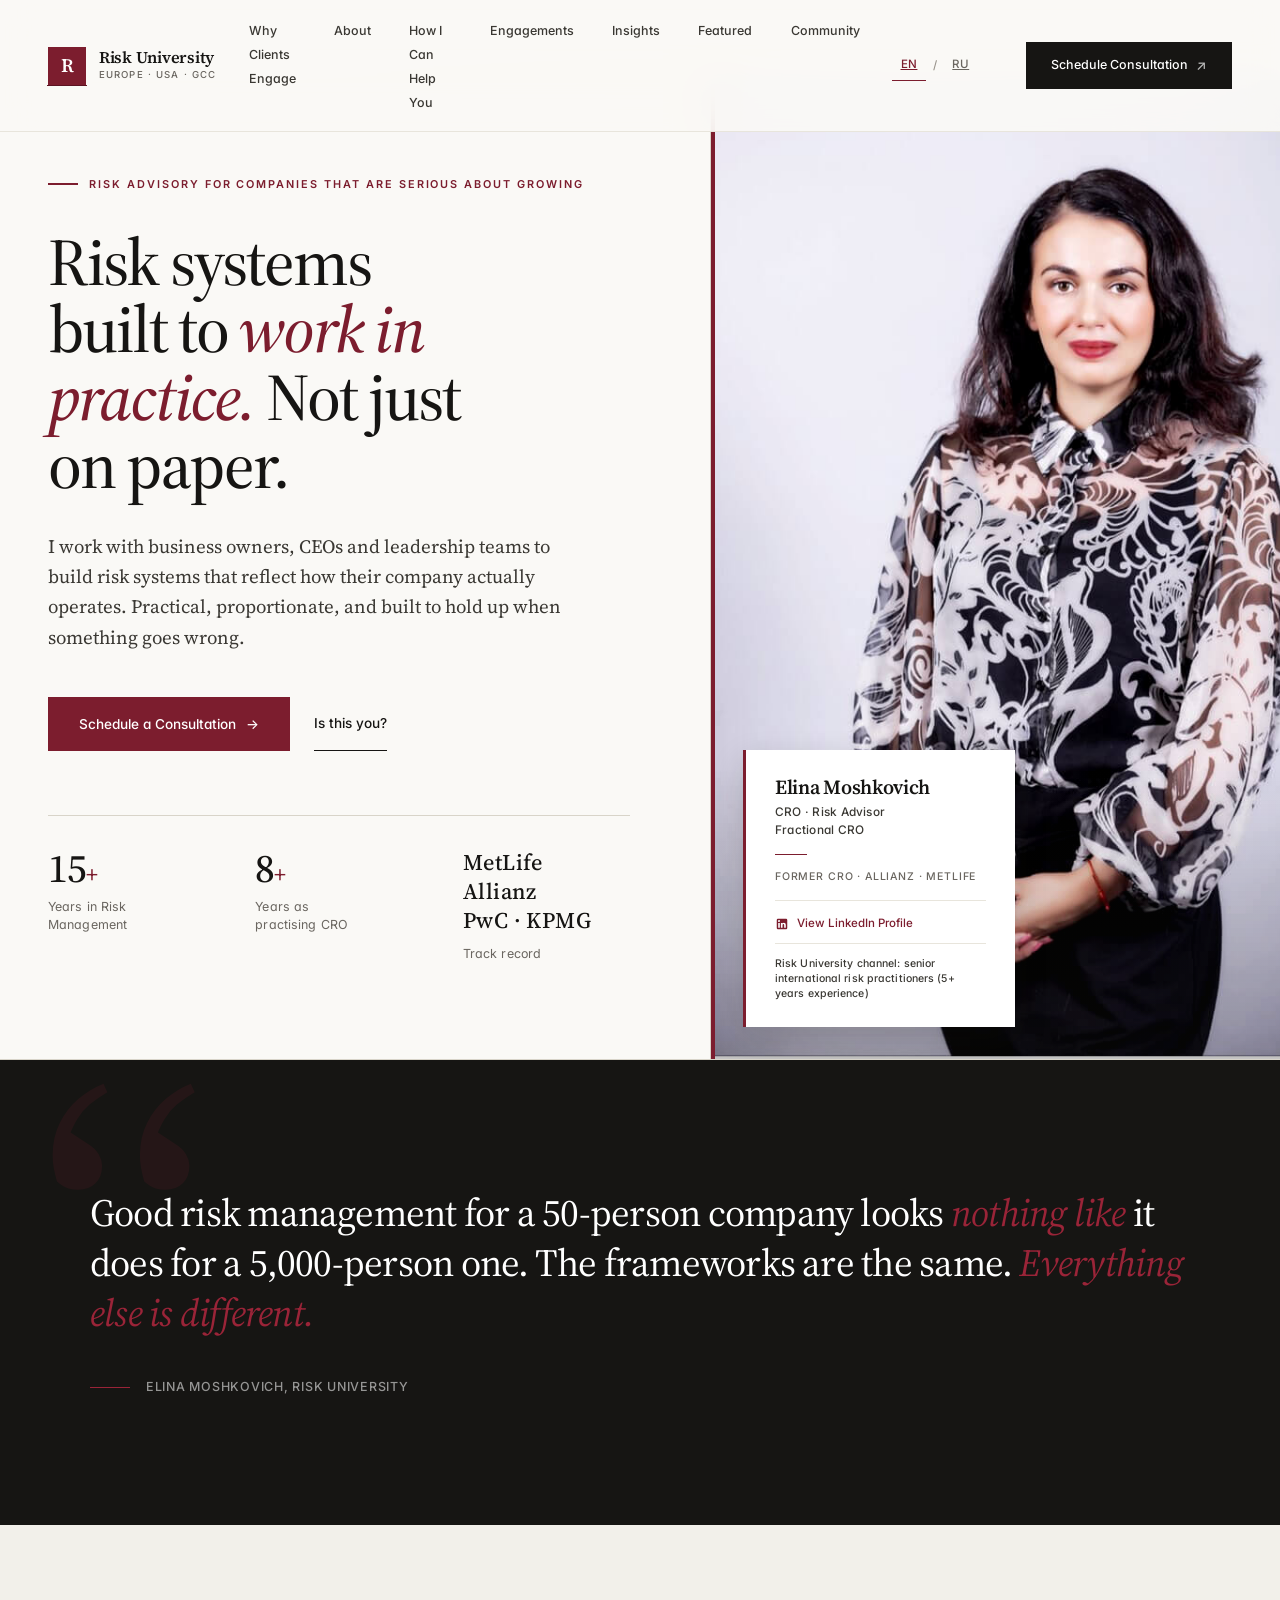
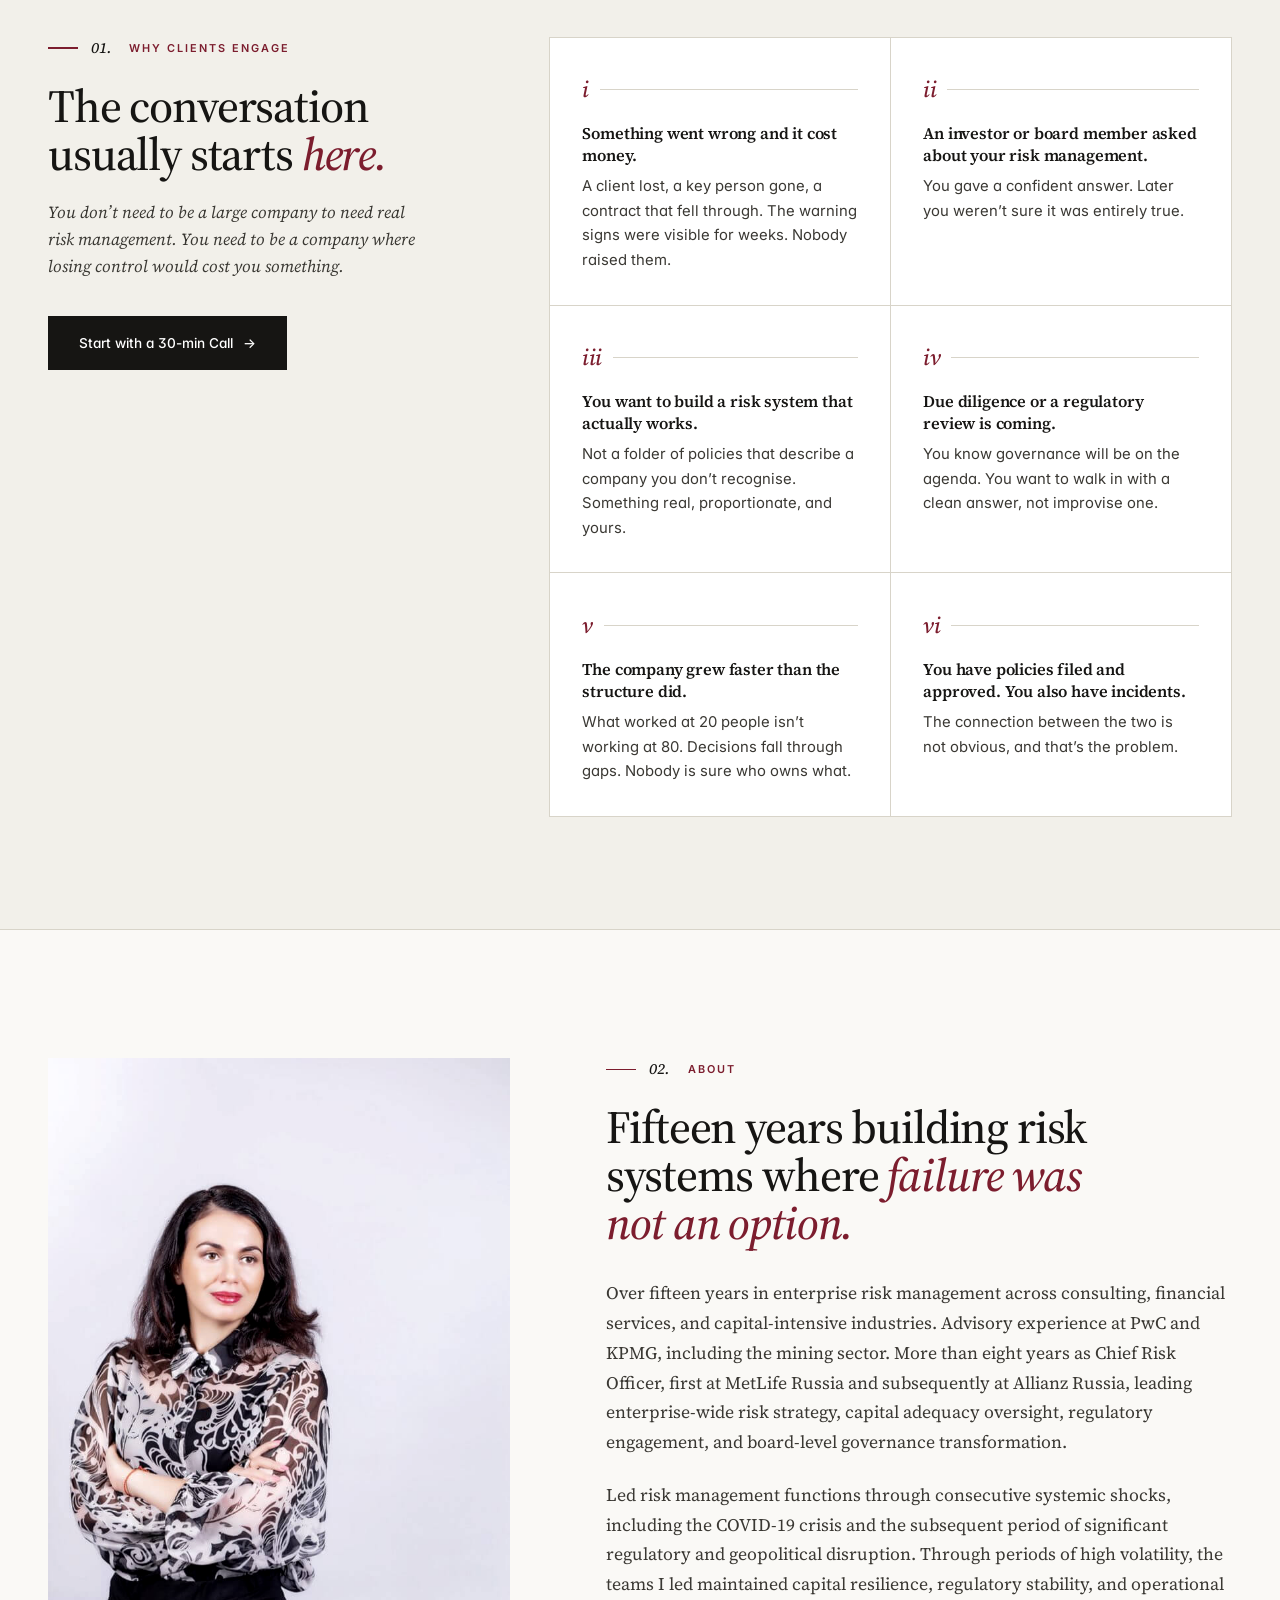
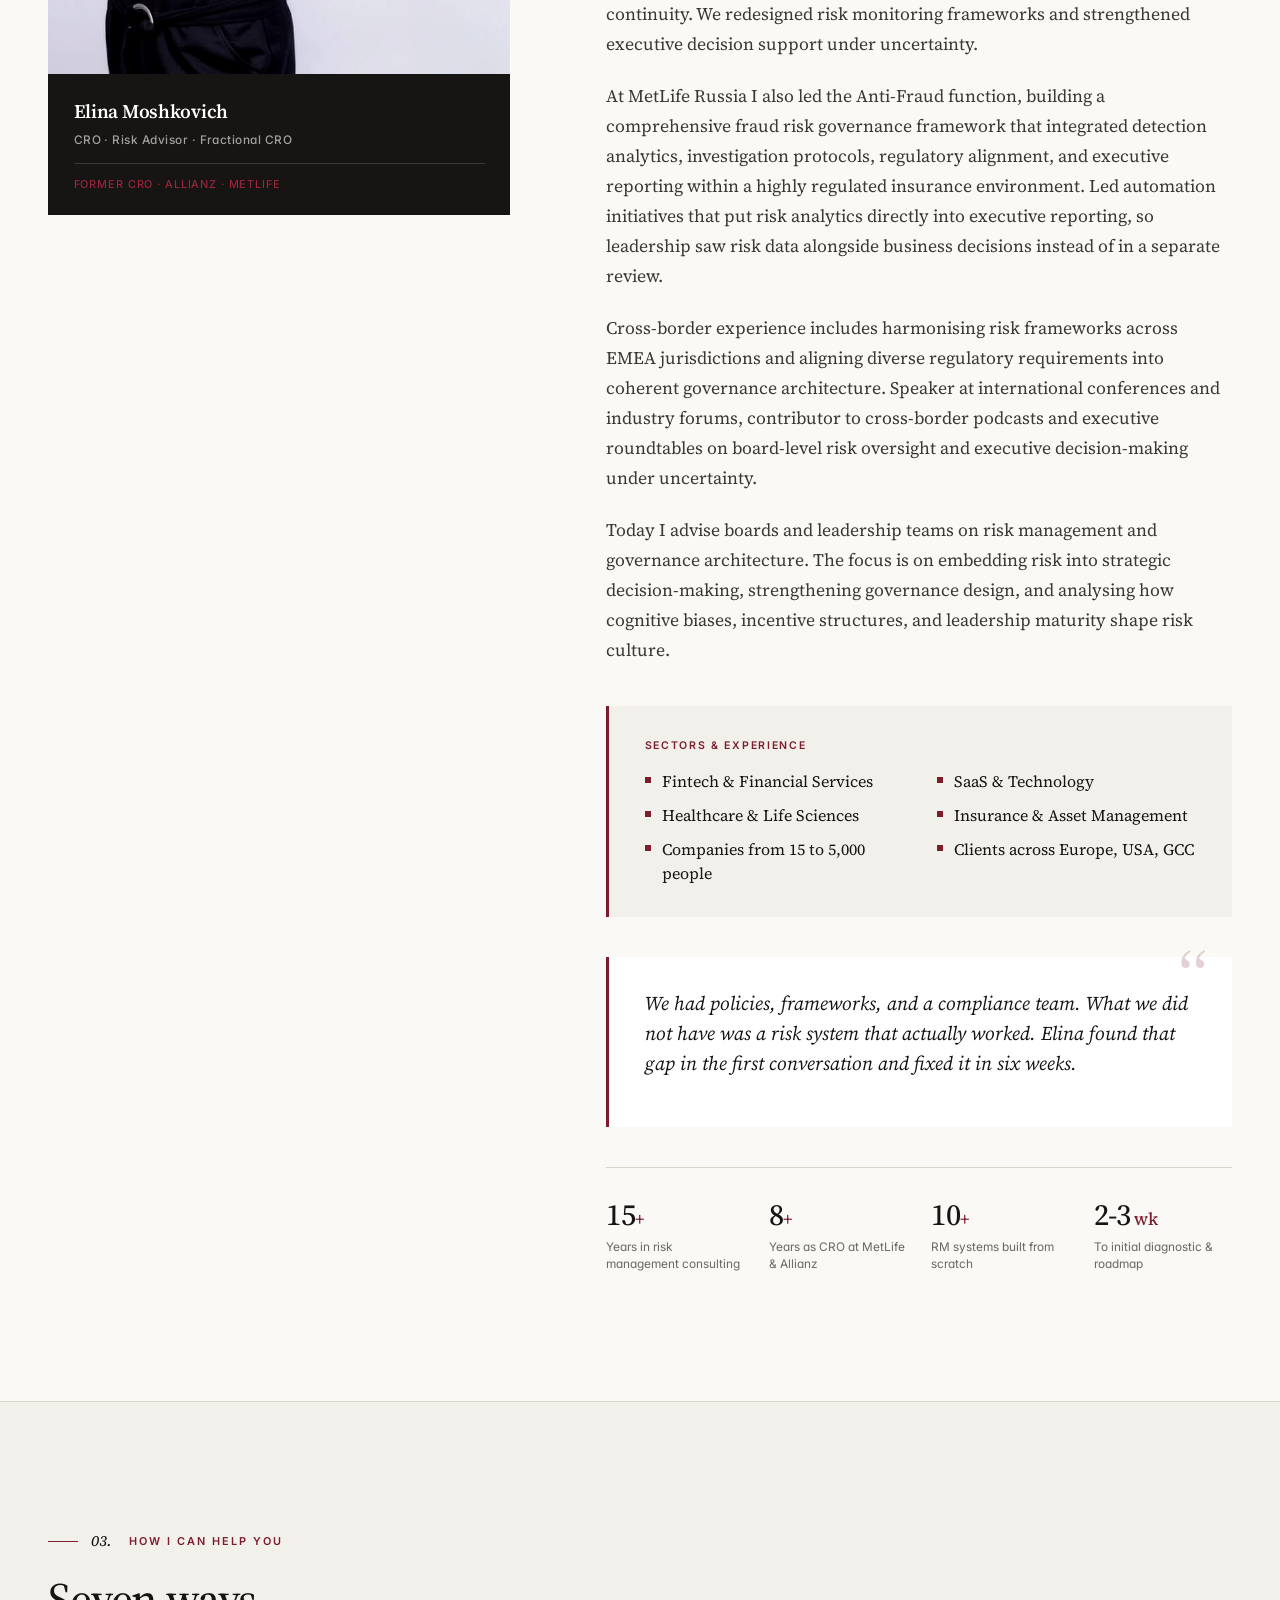
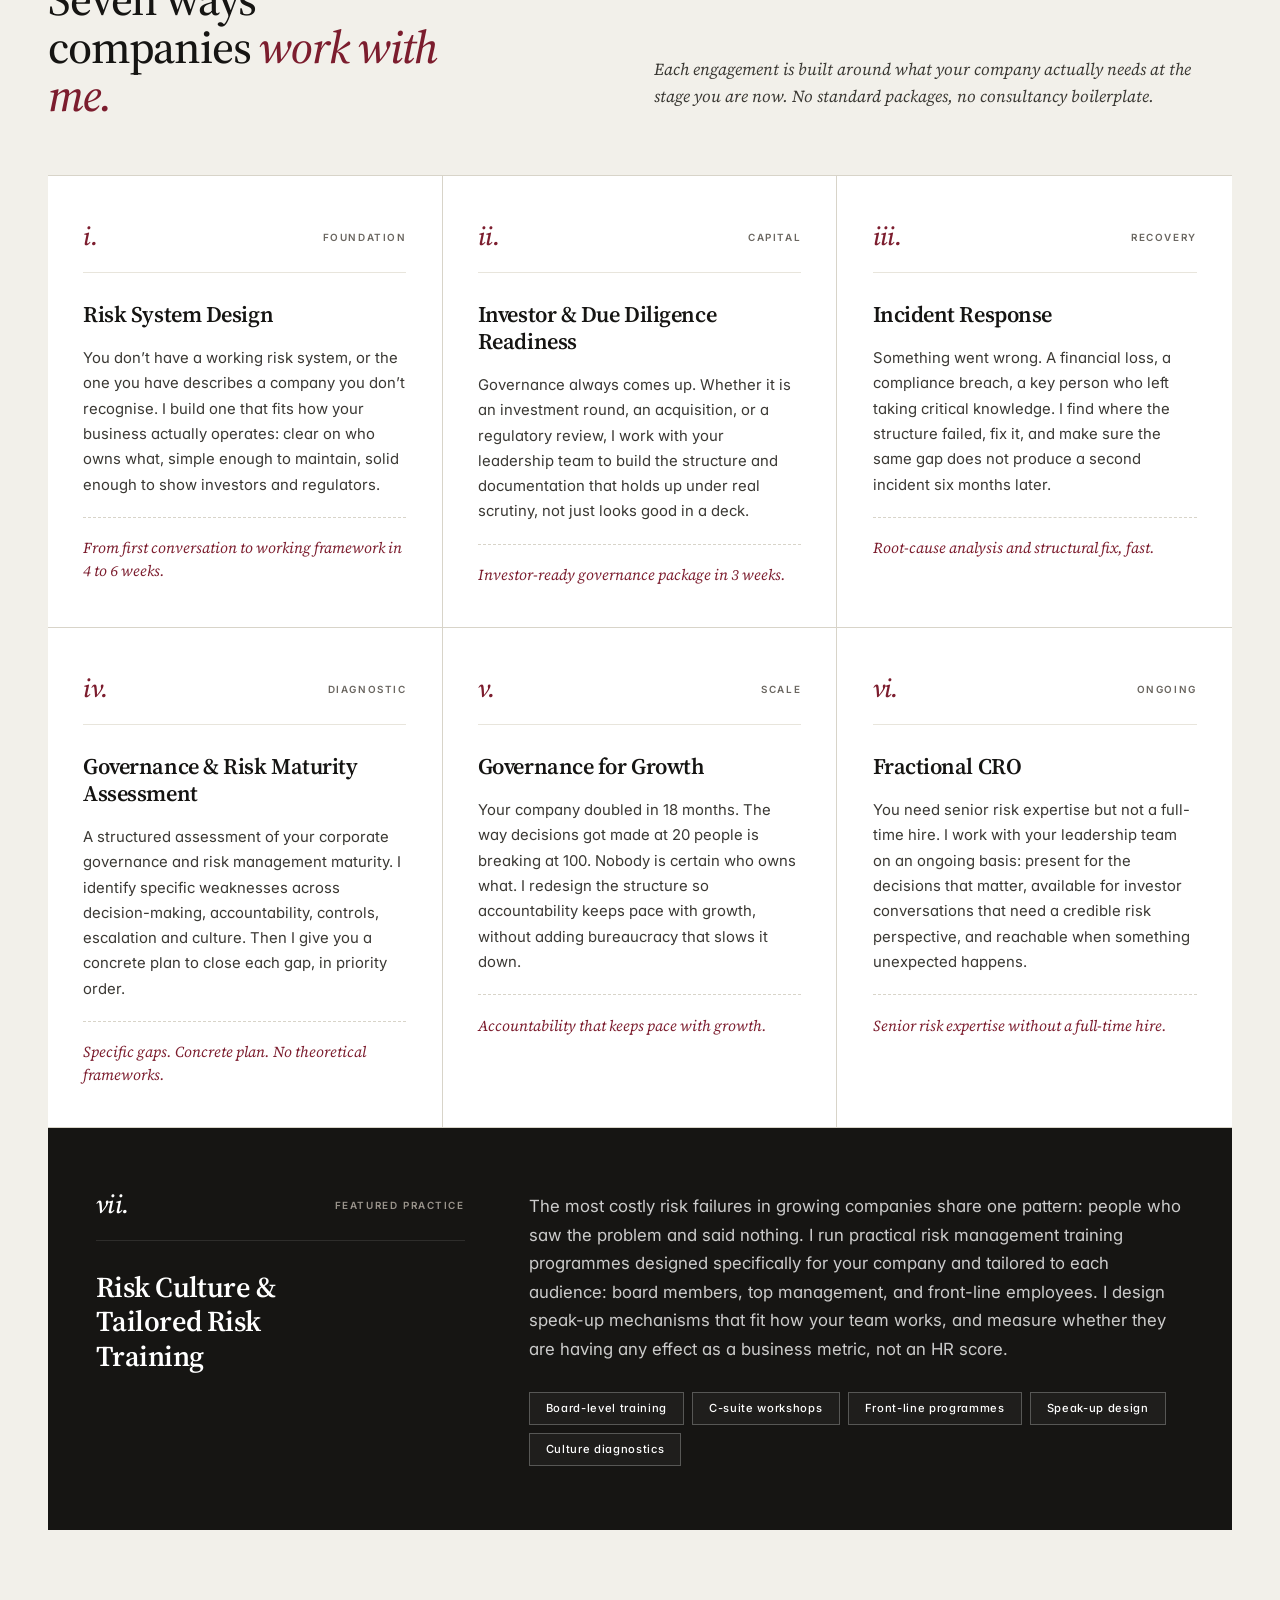
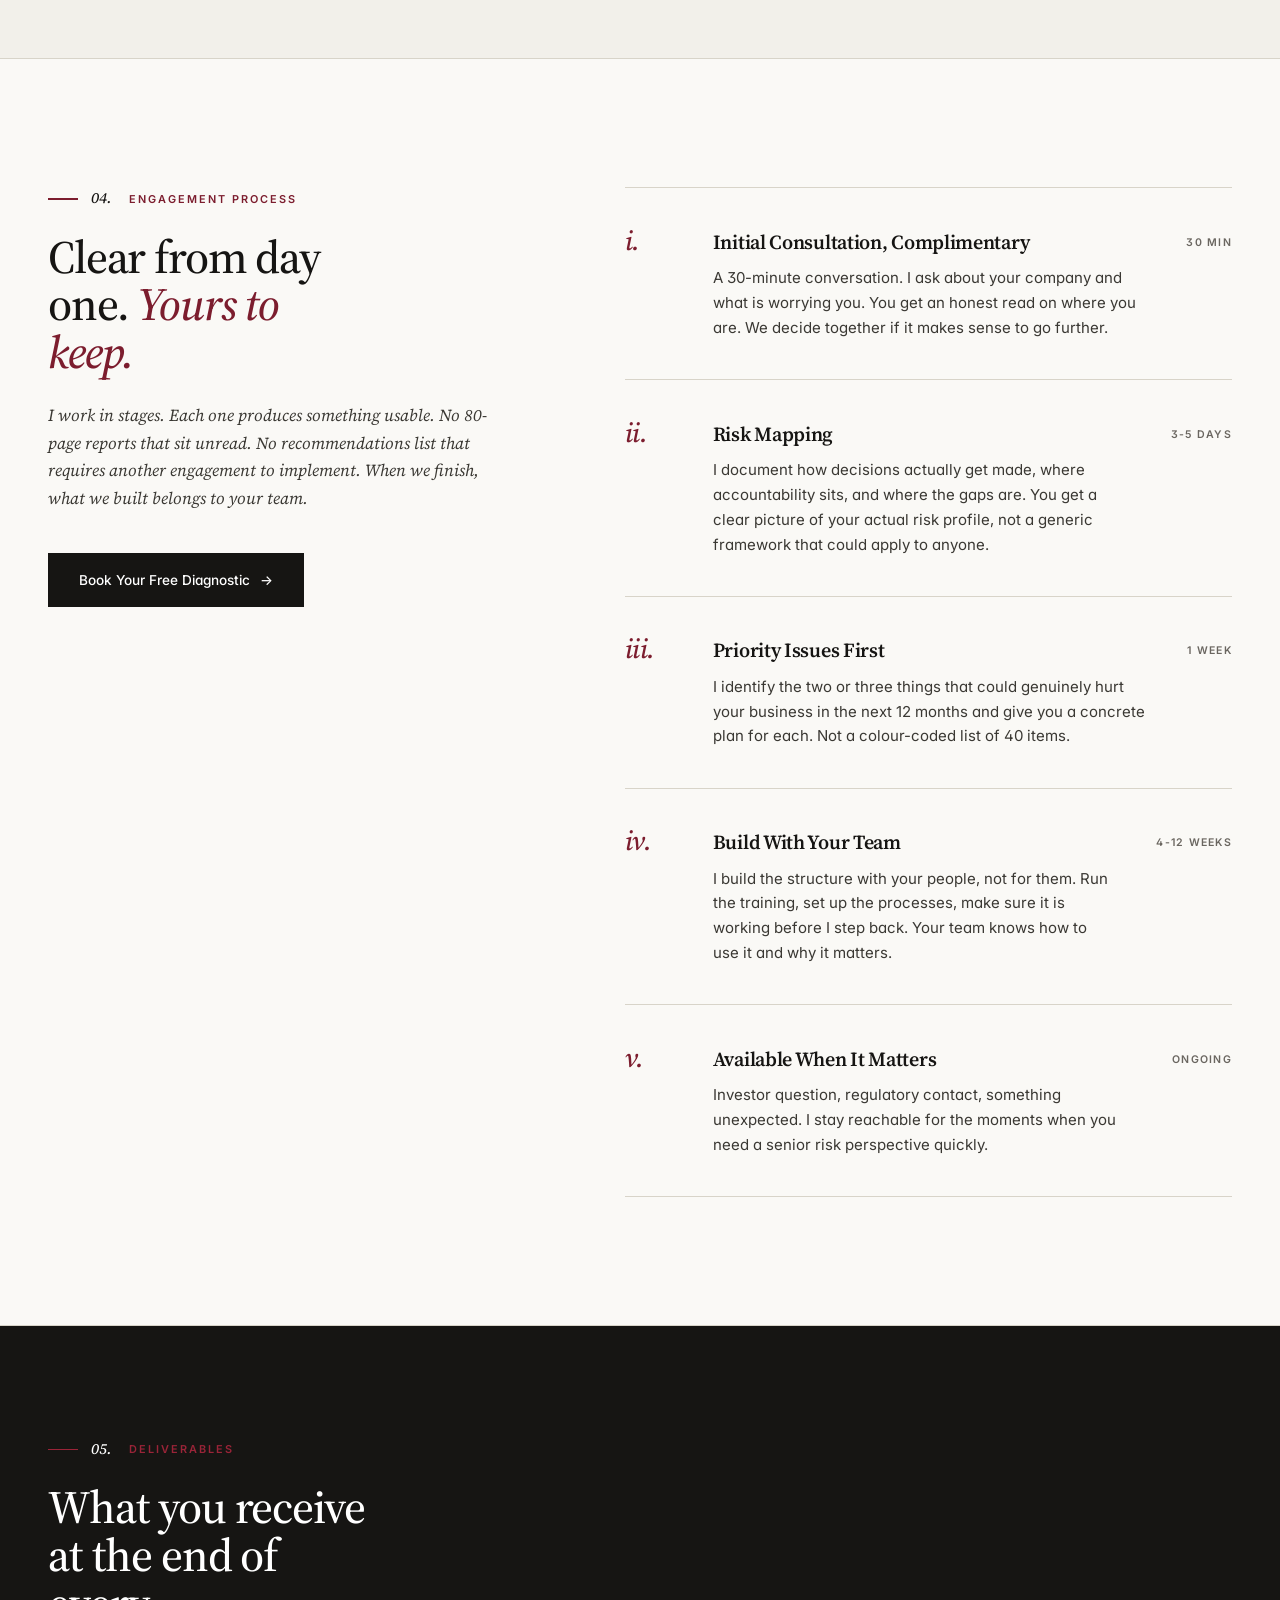
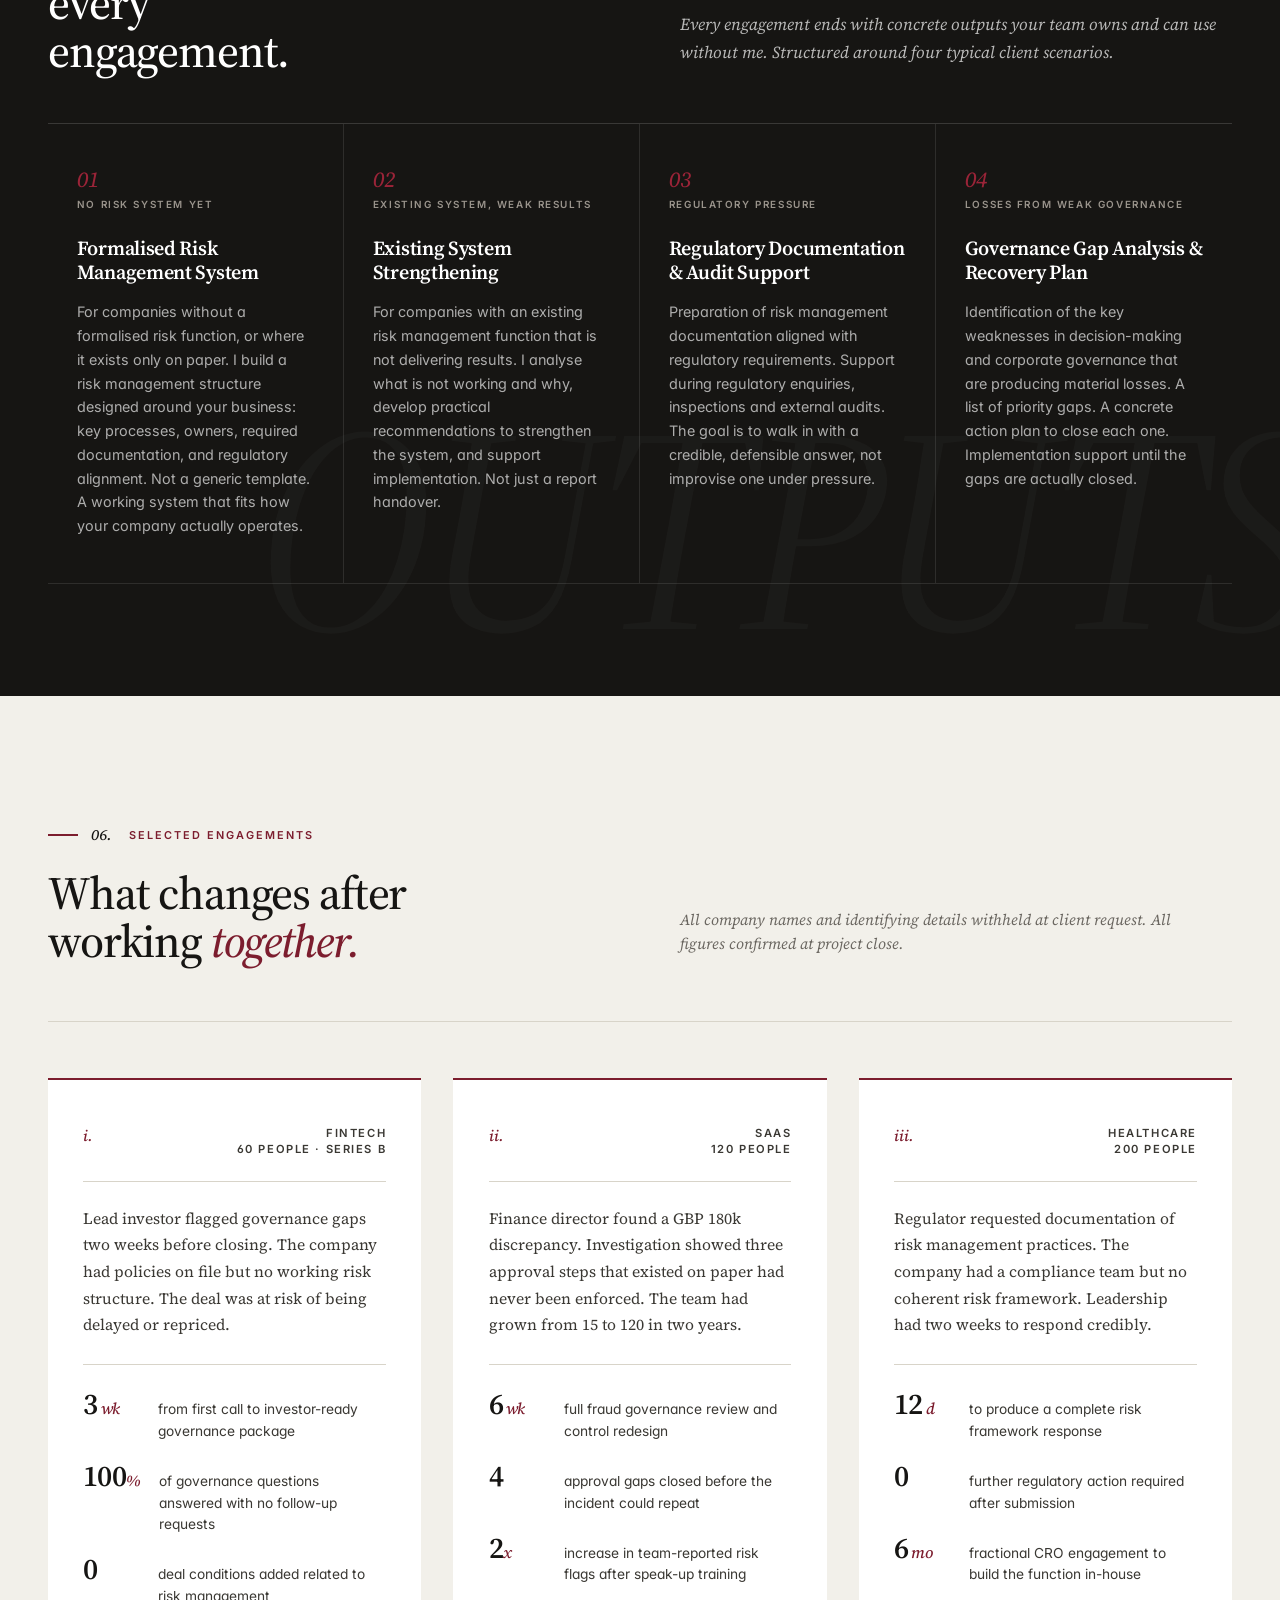
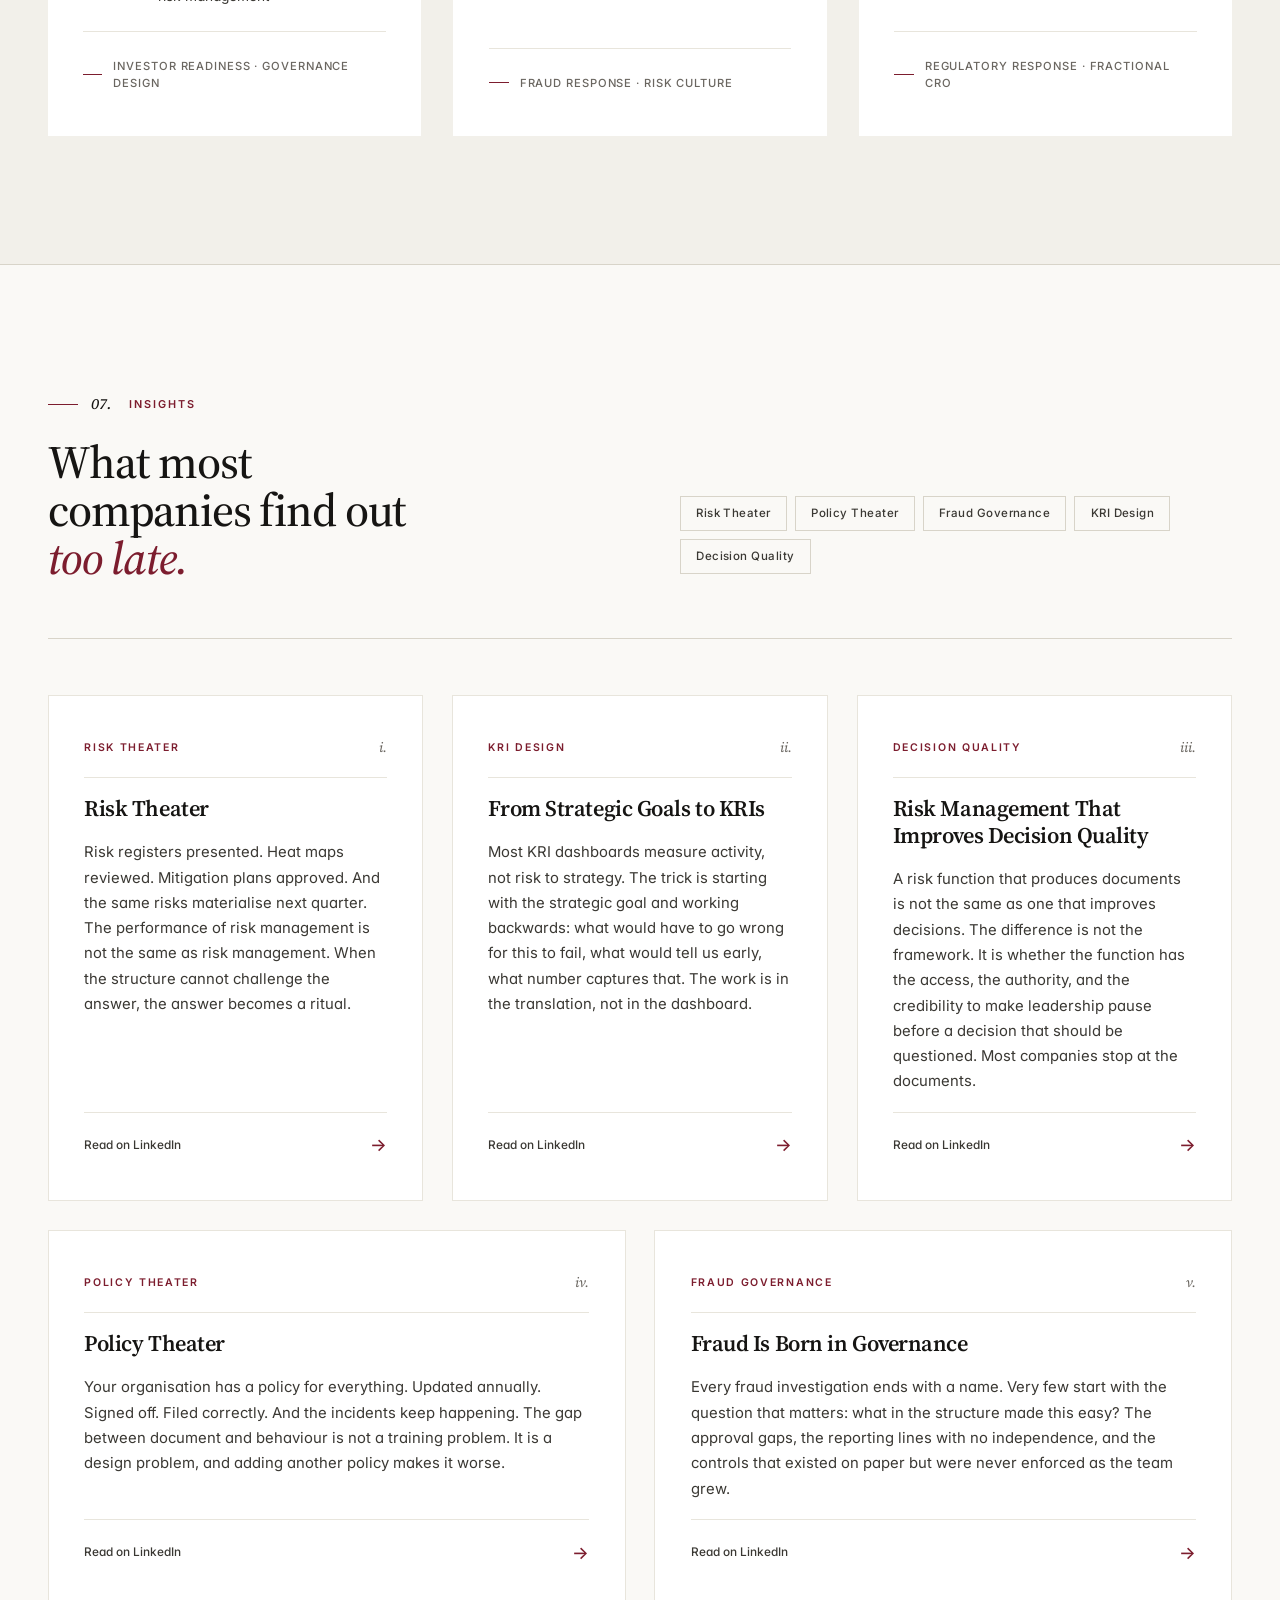
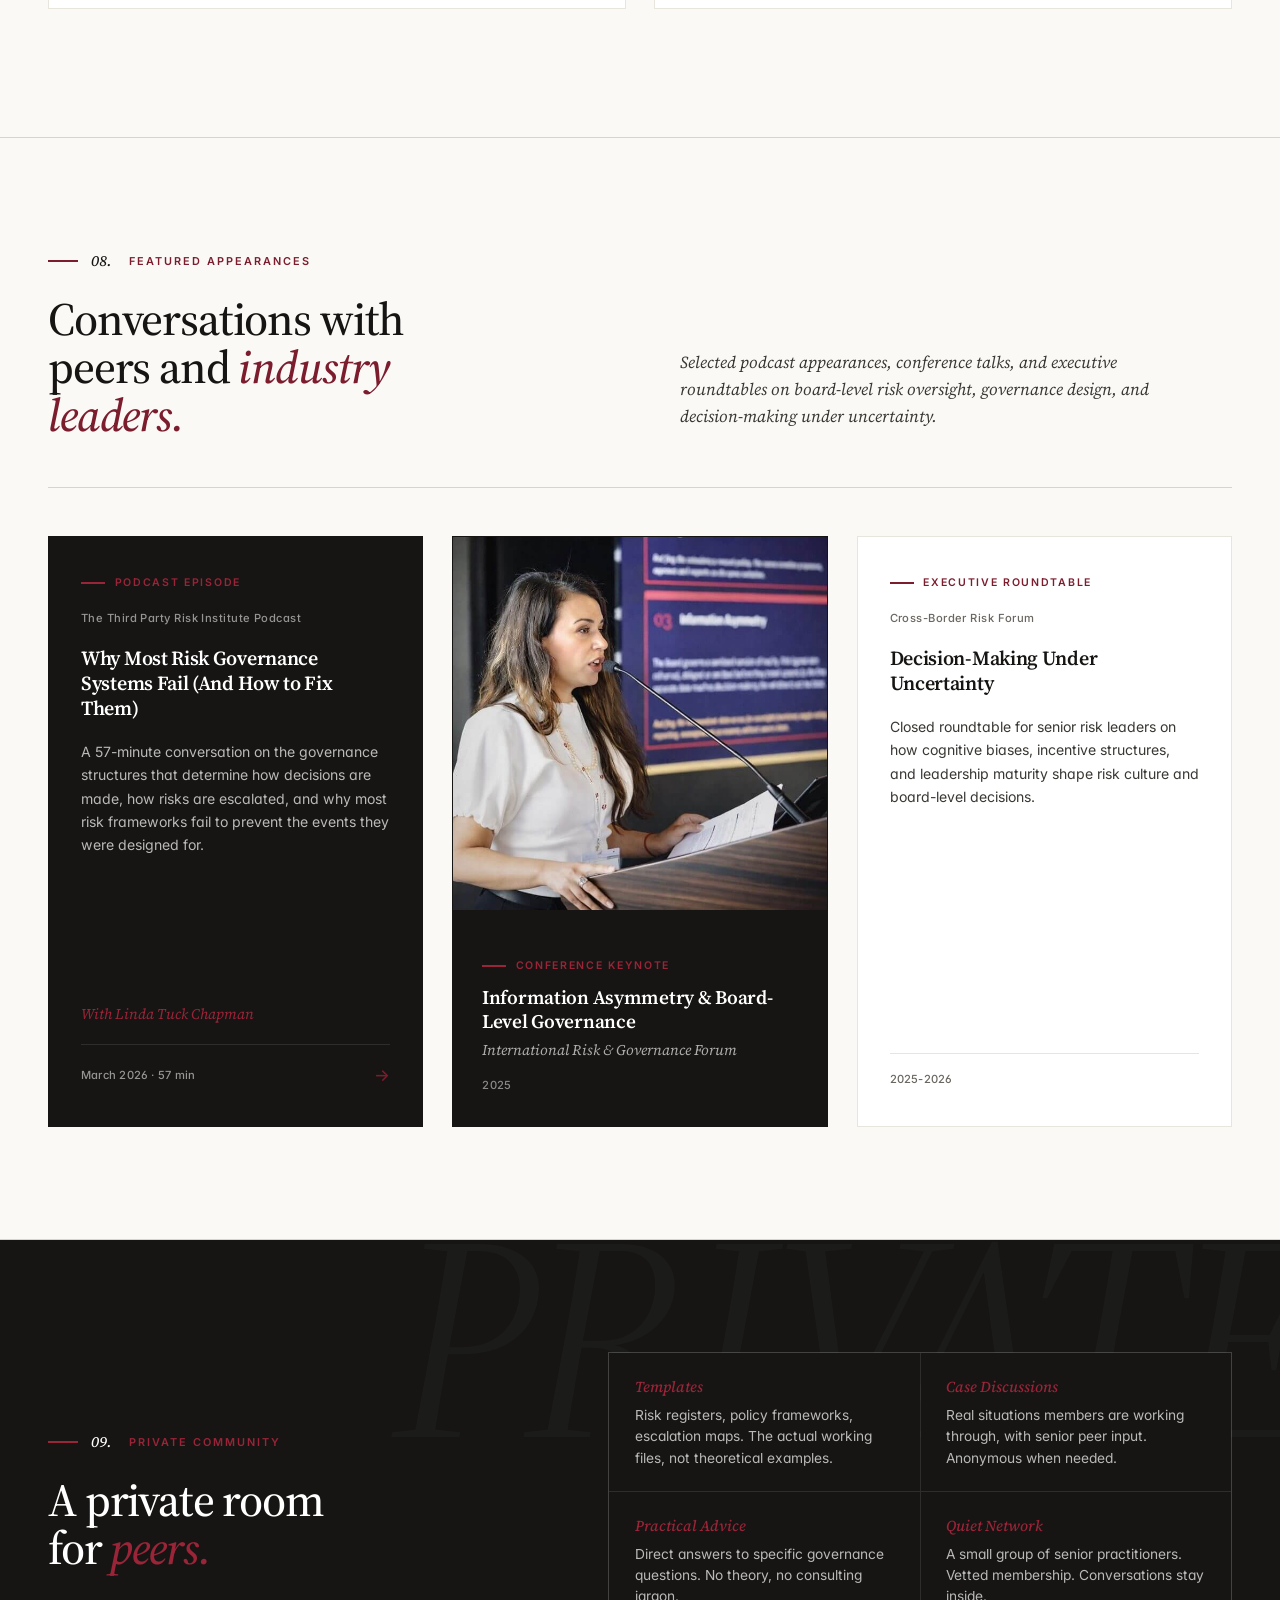
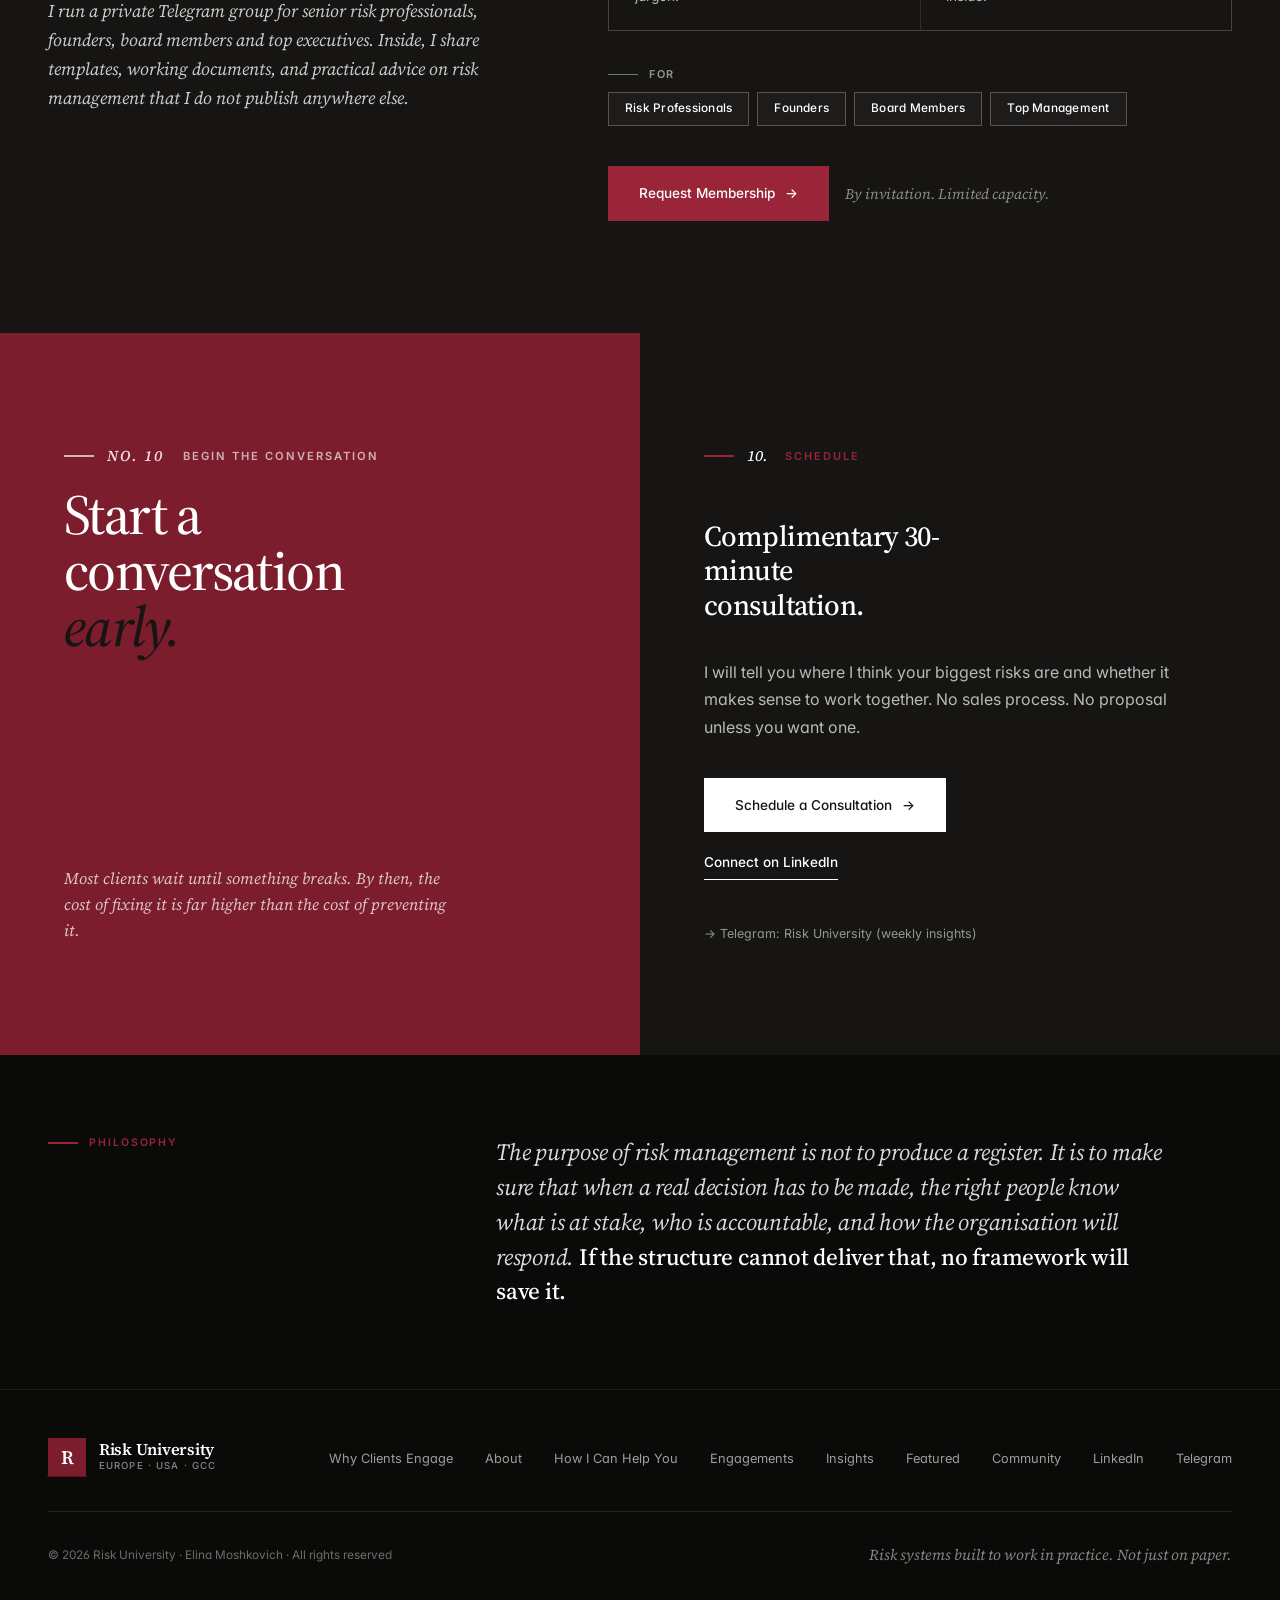
<file: docs/index.html>
<!DOCTYPE html>
<html lang="en">
<head>
<meta charset="UTF-8">
<meta name="viewport" content="width=device-width, initial-scale=1.0">
<title>Risk University · Elina Moshkovich</title>
<meta name="description" content="Independent risk advisory for companies that are serious about growing. Europe, USA and GCC.">
<meta name="robots" content="index, follow, max-image-preview:large, max-snippet:-1, max-video-preview:-1">
<link rel="canonical" href="https://riskuni.com/">
<link rel="sitemap" type="application/xml" title="Sitemap" href="https://riskuni.com/sitemap.xml">
<meta name="google-site-verification" content="7subHqvKilqm_hr2FQHkFqMGF0v_CtLnQRi4yAvc4Oc">
<meta property="og:type" content="website">
<meta property="og:locale" content="en_US">
<meta property="og:url" content="https://riskuni.com/">
<meta property="og:title" content="Risk University · Elina Moshkovich">
<meta property="og:description" content="Independent risk advisory for companies that are serious about growing. Europe, USA and GCC.">
<meta property="og:image" content="https://riskuni.com/img/hero.jpeg">
<meta name="twitter:card" content="summary_large_image">
<meta name="twitter:title" content="Risk University · Elina Moshkovich">
<meta name="twitter:description" content="Independent risk advisory for companies that are serious about growing. Europe, USA and GCC.">
<meta name="twitter:image" content="https://riskuni.com/img/hero.jpeg">
<link rel="preconnect" href="https://fonts.googleapis.com">
<link rel="preconnect" href="https://fonts.gstatic.com" crossorigin>
<link rel="preload" as="image" href="img/hero.jpeg" fetchpriority="high">
<link href="https://fonts.googleapis.com/css2?family=Inter:wght@300;400;500;600;700&amp;family=Source+Serif+4:opsz,wght@8..60,400;8..60,500;8..60,600;8..60,700&amp;display=swap" rel="stylesheet">
<link rel="stylesheet" href="css/style.css">
<script type="application/ld+json">{"@context":"https://schema.org","@graph":[{"@type":"Person","@id":"https://riskuni.com/#person-elina","name":"Elina Moshkovich","givenName":"Elina","familyName":"Moshkovich","jobTitle":"Risk Consultant","description":"Independent risk advisory for companies that are serious about growing. Europe, USA and GCC.","url":"https://riskuni.com/","sameAs":["https://www.linkedin.com/in/elina-moshkovich-41397115"],"knowsAbout":["Enterprise risk management","Corporate governance","COSO ERM","ISO 31000","Fractional CRO"],"areaServed":[{"@type":"Place","name":"Europe"},{"@type":"Place","name":"United States"},{"@type":"Place","name":"GCC"}],"worksFor":{"@id":"https://riskuni.com/#risk-university"}},{"@type":"ProfessionalService","@id":"https://riskuni.com/#risk-university","name":"Risk University","description":"Independent risk advisory for companies that are serious about growing. Europe, USA and GCC.","url":"https://riskuni.com/","image":"https://riskuni.com/img/hero.jpeg","areaServed":[{"@type":"Place","name":"Europe"},{"@type":"Place","name":"United States"},{"@type":"Place","name":"GCC"}],"founder":{"@id":"https://riskuni.com/#person-elina"},"sameAs":["https://www.linkedin.com/in/elina-moshkovich-41397115","https://t.me/ellin_mos"]},{"@type":"Service","@id":"https://riskuni.com/#service-risk-system-design","name":"Risk System Design","description":"You don’t have a working risk system, or the one you have describes a company you don’t recognise. I build one that fits how your business actually operates: clear on who owns what, simple enough to maintain, solid enough to show investors and regulators.","url":"https://riskuni.com/#expertise","provider":{"@id":"https://riskuni.com/#risk-university"},"areaServed":["Europe","United States","GCC"]},{"@type":"Service","@id":"https://riskuni.com/#service-investor-readiness","name":"Investor & Due Diligence Readiness","description":"Governance always comes up. Whether it is an investment round, an acquisition, or a regulatory review, I work with your leadership team to build the structure and documentation that holds up under real scrutiny, not just looks good in a deck.","url":"https://riskuni.com/#expertise","provider":{"@id":"https://riskuni.com/#risk-university"},"areaServed":["Europe","United States","GCC"]},{"@type":"Service","@id":"https://riskuni.com/#service-fractional-cro","name":"Fractional CRO","description":"You need senior risk expertise but not a full-time hire. I work with your leadership team on an ongoing basis: present for the decisions that matter, available for investor conversations that need a credible risk perspective, and reachable when something unexpected happens.","url":"https://riskuni.com/#expertise","provider":{"@id":"https://riskuni.com/#risk-university"},"areaServed":["Europe","United States","GCC"]},{"@type":"FAQPage","mainEntity":[{"@type":"Question","name":"Who is Risk University for?","acceptedAnswer":{"@type":"Answer","text":"Founders, CEOs, boards and leadership teams who want practical enterprise risk management and governance—not paperwork theatre. Typical clients are scaling companies across Europe, the USA and the GCC."}},{"@type":"Question","name":"Do you only work with financial services companies?","acceptedAnswer":{"@type":"Answer","text":"No. Engagements span fintech, SaaS, healthcare, insurance and other sectors."}},{"@type":"Question","name":"What is fractional CRO support?","acceptedAnswer":{"@type":"Answer","text":"Senior risk leadership on a part-time or retainer basis: help with material decisions, investor conversations, regulatory moments and building internal capability without a full-time Chief Risk Officer hire."}},{"@type":"Question","name":"How do we start?","acceptedAnswer":{"@type":"Answer","text":"With a complimentary 30-minute consultation to understand your context and whether there is a fit. If it makes sense, we agree scope, timeline and deliverables before deeper work begins."}}]}]}</script>
</head>
<body>

<!-- MOBILE MENU -->
<div class="mob-menu" id="mobMenu">
  <button class="mob-close" id="mobClose">&#x2715;</button>
  <a href="#triggers" onclick="closeMob()">Why Clients Engage</a>
  <a href="#about" onclick="closeMob()">About</a>
  <a href="#expertise" onclick="closeMob()">How I Can Help You</a>
  <a href="#proof" onclick="closeMob()">Engagements</a>
  <a href="#insights" onclick="closeMob()">Insights</a>
  <a href="#media" onclick="closeMob()">Featured Appearances</a>
  <a href="#community" onclick="closeMob()">Community</a>
  <a href="https://calendly.com/elina-moshkovich/30min" target="_blank" rel="noopener noreferrer" onclick="closeMob()" style="color:var(--accent);">Schedule Consultation</a>
</div>

<!-- NAV -->
<nav>
  <div class="nav-inner">
    <a href="#top" class="nb">
      <div class="nb-mark">R</div>
      <div class="nb-text">
        <span class="nb-name">Risk University</span>
        <span class="nb-sub">Europe &middot; USA &middot; GCC</span>
      </div>
    </a>
    <ul class="nl">
      <li><a href="#triggers">Why Clients Engage</a></li>
      <li><a href="#about">About</a></li>
      <li><a href="#expertise">How I Can Help You</a></li>
      <li><a href="#proof">Engagements</a></li>
      <li><a href="#insights">Insights</a></li>
      <li><a href="#media">Featured</a></li>
      <li><a href="#community">Community</a></li>
    </ul>
    <div class="lang-toggle">
      <a class="lang-btn active" href="/">EN</a>
      <span class="lang-sep">/</span>
      <a class="lang-btn" href="/ru.html">RU</a>
    </div>
    <a href="https://calendly.com/elina-moshkovich/30min" target="_blank" rel="noopener noreferrer" class="nc">Schedule Consultation</a>
    <button type="button" class="ham" onclick="toggleMob()"><span></span><span></span><span></span></button>
  </div>
</nav>

<!-- HERO -->
<section class="hero" id="top">
  <div class="hero-inner">
    <div class="hero-text">
      
      <div class="hero-eyebrow">Risk Advisory for Companies That Are Serious About Growing</div>
      <h1 class="--en">Risk systems built to <span class="acc">work in practice.</span> Not just on paper.</h1>
      <p class="hero-lead">I work with business owners, CEOs and leadership teams to build risk systems that reflect how their company actually operates. Practical, proportionate, and built to hold up when something goes wrong.</p>
      <div class="hero-cta">
        <a href="https://calendly.com/elina-moshkovich/30min" target="_blank" rel="noopener noreferrer" class="btn-primary">Schedule a Consultation</a>
        <a href="#triggers" class="btn-text">Is this you?</a>
      </div>
      <div class="hero-stats">
        <div><div class="hst-n">15<span class="small">+</span></div><div class="hst-l">Years in Risk<br>Management</div></div>
        <div><div class="hst-n">8<span class="small">+</span></div><div class="hst-l">Years as<br>practising CRO</div></div>
        <div><div class="hst-n" style="font-size:1.4rem; line-height:1.3; letter-spacing:.02em;">MetLife<br>Allianz<br>PwC · KPMG</div><div class="hst-l">Track record</div></div>
      </div>
    </div>
    <div class="hero-photo">
      <img src="img/hero.jpeg" alt="Elina Moshkovich, Chief Risk Officer" fetchpriority="high" decoding="async">
      <div class="hero-photo-card">
        <div class="hpc-name">Elina Moshkovich</div>
        <div class="hpc-role">CRO &middot; Risk Advisor<br>Fractional CRO</div>
        <span class="hpc-line"></span>
        <div class="hpc-cred">Former CRO &middot; Allianz &middot; MetLife</div>
        <a href="https://www.linkedin.com/in/elina-moshkovich-41397115" target="_blank" class="hpc-linkedin">
          <svg viewBox="0 0 24 24" fill="currentColor"><path d="M19 3a2 2 0 0 1 2 2v14a2 2 0 0 1-2 2H5a2 2 0 0 1-2-2V5a2 2 0 0 1 2-2h14m-.5 15.5v-5.3a3.26 3.26 0 0 0-3.26-3.26c-.85 0-1.84.52-2.32 1.3v-1.11h-2.79v8.37h2.79v-4.93c0-.77.62-1.4 1.39-1.4a1.4 1.4 0 0 1 1.4 1.4v4.93h2.79M6.88 8.56a1.68 1.68 0 0 0 1.68-1.68c0-.93-.75-1.69-1.68-1.69a1.69 1.69 0 0 0-1.69 1.69c0 .93.76 1.68 1.69 1.68m1.39 9.94v-8.37H5.5v8.37h2.77z"/></svg>
          <span>View LinkedIn Profile</span>
        </a>
        <div class="hpc-reach">Risk University channel: senior international risk practitioners (5+ years experience)</div>
      </div>
    </div>
  </div>
</section>



<!-- STATEMENT -->
<section class="statement">
  <div class="statement-inner">
    <p class="statement-text">Good risk management for a 50-person company looks <span class="acc">nothing like</span> it does for a 5,000-person one. The frameworks are the same. <span class="acc">Everything else is different.</span></p>
    <div class="statement-attr">Elina Moshkovich, Risk University</div>
  </div>
</section>

<!-- TRIGGERS -->
<section class="section section-triggers" id="triggers">
  <div class="section-inner">
    <div class="trig-grid">
      <div class="trig-left">
        <div class="eyebrow"><span class="num">01.</span><span>Why Clients Engage</span></div>
        <h2 class="sh">The conversation usually starts <span class="acc">here.</span></h2>
        <p class="trig-sub">You don&rsquo;t need to be a large company to need real risk management. You need to be a company where losing control would cost you something.</p>
        <a href="https://calendly.com/elina-moshkovich/30min" target="_blank" rel="noopener noreferrer" class="btn-primary">Start with a 30-min Call</a>
      </div>
      <div class="trig-list">
        <div class="trig-item"><div class="trig-n">i</div><div class="trig-t"><strong>Something went wrong and it cost money.</strong><span>A client lost, a key person gone, a contract that fell through. The warning signs were visible for weeks. Nobody raised them.</span></div></div>
        <div class="trig-item"><div class="trig-n">ii</div><div class="trig-t"><strong>An investor or board member asked about your risk management.</strong><span>You gave a confident answer. Later you weren&rsquo;t sure it was entirely true.</span></div></div>
        <div class="trig-item"><div class="trig-n">iii</div><div class="trig-t"><strong>You want to build a risk system that actually works.</strong><span>Not a folder of policies that describe a company you don&rsquo;t recognise. Something real, proportionate, and yours.</span></div></div>
        <div class="trig-item"><div class="trig-n">iv</div><div class="trig-t"><strong>Due diligence or a regulatory review is coming.</strong><span>You know governance will be on the agenda. You want to walk in with a clean answer, not improvise one.</span></div></div>
        <div class="trig-item"><div class="trig-n">v</div><div class="trig-t"><strong>The company grew faster than the structure did.</strong><span>What worked at 20 people isn&rsquo;t working at 80. Decisions fall through gaps. Nobody is sure who owns what.</span></div></div>
        <div class="trig-item"><div class="trig-n">vi</div><div class="trig-t"><strong>You have policies filed and approved. You also have incidents.</strong><span>The connection between the two is not obvious, and that&rsquo;s the problem.</span></div></div>
      </div>
    </div>
  </div>
</section>

<!-- ABOUT -->
<section class="section section-about" id="about">
  <div class="section-inner">
    <div class="about-grid">
      <div class="about-photo-wrap">
        <img class="about-photo" src="img/about.jpeg" alt="Elina Moshkovich" loading="lazy" decoding="async">
        <div class="about-photo-tag">
          <div class="apt-name">Elina Moshkovich</div>
          <div class="apt-role">CRO &middot; Risk Advisor &middot; Fractional CRO</div>
          <div class="apt-line"></div>
          <div class="apt-cred">Former CRO &middot; Allianz &middot; MetLife</div>
        </div>
      </div>
      <div class="about-text">
        <div class="eyebrow"><span class="num">02.</span><span>About</span></div>
        <h2 class="sh">Fifteen years building risk systems where <span class="acc">failure was not an option.</span></h2>
        <div class="about-body">
          <p>Over fifteen years in enterprise risk management across consulting, financial services, and capital-intensive industries. Advisory experience at PwC and KPMG, including the mining sector. More than eight years as Chief Risk Officer, first at MetLife Russia and subsequently at Allianz Russia, leading enterprise-wide risk strategy, capital adequacy oversight, regulatory engagement, and board-level governance transformation.</p>
          <p>Led risk management functions through consecutive systemic shocks, including the COVID-19 crisis and the subsequent period of significant regulatory and geopolitical disruption. Through periods of high volatility, the teams I led maintained capital resilience, regulatory stability, and operational continuity. We redesigned risk monitoring frameworks and strengthened executive decision support under uncertainty.</p>
          <p>At MetLife Russia I also led the Anti-Fraud function, building a comprehensive fraud risk governance framework that integrated detection analytics, investigation protocols, regulatory alignment, and executive reporting within a highly regulated insurance environment. Led automation initiatives that put risk analytics directly into executive reporting, so leadership saw risk data alongside business decisions instead of in a separate review.</p>
          <p>Cross-border experience includes harmonising risk frameworks across EMEA jurisdictions and aligning diverse regulatory requirements into coherent governance architecture. Speaker at international conferences and industry forums, contributor to cross-border podcasts and executive roundtables on board-level risk oversight and executive decision-making under uncertainty.</p>
          <p>Today I advise boards and leadership teams on risk management and governance architecture. The focus is on embedding risk into strategic decision-making, strengthening governance design, and analysing how cognitive biases, incentive structures, and leadership maturity shape risk culture.</p>
        </div>
        <div class="about-credentials">
          <div class="ac-label">Sectors &amp; Experience</div>
          <div class="ac-list">
            <div class="ac-item">Fintech &amp; Financial Services</div>
            <div class="ac-item">SaaS &amp; Technology</div>
            <div class="ac-item">Healthcare &amp; Life Sciences</div>
            <div class="ac-item">Insurance &amp; Asset Management</div>
            <div class="ac-item">Companies from 15 to 5,000 people</div>
            <div class="ac-item">Clients across Europe, USA, GCC</div>
          </div>
        </div>
        <div class="cq">
          <div class="cq-text">We had policies, frameworks, and a compliance team. What we did not have was a risk system that actually worked. Elina found that gap in the first conversation and fixed it in six weeks.</div>
          
        </div>
        <div class="about-stats">
          <div><div class="as-v">15<span class="small">+</span></div><div class="as-l">Years in risk management consulting</div></div>
          <div><div class="as-v">8<span class="small">+</span></div><div class="as-l">Years as CRO at MetLife &amp; Allianz</div></div>
          <div><div class="as-v">10<span class="small">+</span></div><div class="as-l">RM systems built from scratch</div></div>
          <div><div class="as-v">2-3<span class="small"> wk</span></div><div class="as-l">To initial diagnostic &amp; roadmap</div></div>
        </div>
      </div>
    </div>
  </div>
</section>

<!-- EXPERTISE -->
<section class="section section-exp" id="expertise">
  <div class="section-inner">
    <div class="exp-hd">
      <div>
        <div class="eyebrow"><span class="num">03.</span><span>How I Can Help You</span></div>
        <h2 class="sh">Seven ways companies <span class="acc">work with me.</span></h2>
      </div>
      <p class="exp-intro">Each engagement is built around what your company actually needs at the stage you are now. No standard packages, no consultancy boilerplate.</p>
    </div>
    <div class="exp-grid">

      <div class="ec">
        <div class="ec-head"><span class="ec-n">i.</span><span class="ec-cat">Foundation</span></div>
        <h3 class="ec-t">Risk System Design</h3>
        <div class="ec-d">You don&rsquo;t have a working risk system, or the one you have describes a company you don&rsquo;t recognise. I build one that fits how your business actually operates: clear on who owns what, simple enough to maintain, solid enough to show investors and regulators.</div>
        <div class="ec-pull">From first conversation to working framework in 4 to 6 weeks.</div>
      </div>

      <div class="ec">
        <div class="ec-head"><span class="ec-n">ii.</span><span class="ec-cat">Capital</span></div>
        <h3 class="ec-t">Investor &amp; Due Diligence Readiness</h3>
        <div class="ec-d">Governance always comes up. Whether it is an investment round, an acquisition, or a regulatory review, I work with your leadership team to build the structure and documentation that holds up under real scrutiny, not just looks good in a deck.</div>
        <div class="ec-pull">Investor-ready governance package in 3 weeks.</div>
      </div>

      <div class="ec">
        <div class="ec-head"><span class="ec-n">iii.</span><span class="ec-cat">Recovery</span></div>
        <h3 class="ec-t">Incident Response</h3>
        <div class="ec-d">Something went wrong. A financial loss, a compliance breach, a key person who left taking critical knowledge. I find where the structure failed, fix it, and make sure the same gap does not produce a second incident six months later.</div>
        <div class="ec-pull">Root-cause analysis and structural fix, fast.</div>
      </div>

      <div class="ec">
        <div class="ec-head"><span class="ec-n">iv.</span><span class="ec-cat">Diagnostic</span></div>
        <h3 class="ec-t">Governance &amp; Risk Maturity Assessment</h3>
        <div class="ec-d">A structured assessment of your corporate governance and risk management maturity. I identify specific weaknesses across decision-making, accountability, controls, escalation and culture. Then I give you a concrete plan to close each gap, in priority order.</div>
        <div class="ec-pull">Specific gaps. Concrete plan. No theoretical frameworks.</div>
      </div>

      <div class="ec">
        <div class="ec-head"><span class="ec-n">v.</span><span class="ec-cat">Scale</span></div>
        <h3 class="ec-t">Governance for Growth</h3>
        <div class="ec-d">Your company doubled in 18 months. The way decisions got made at 20 people is breaking at 100. Nobody is certain who owns what. I redesign the structure so accountability keeps pace with growth, without adding bureaucracy that slows it down.</div>
        <div class="ec-pull">Accountability that keeps pace with growth.</div>
      </div>

      <div class="ec">
        <div class="ec-head"><span class="ec-n">vi.</span><span class="ec-cat">Ongoing</span></div>
        <h3 class="ec-t">Fractional CRO</h3>
        <div class="ec-d">You need senior risk expertise but not a full-time hire. I work with your leadership team on an ongoing basis: present for the decisions that matter, available for investor conversations that need a credible risk perspective, and reachable when something unexpected happens.</div>
        <div class="ec-pull">Senior risk expertise without a full-time hire.</div>
      </div>

      <div class="ec ec-feat">
        <div>
          <div class="ec-head"><span class="ec-n">vii.</span><span class="ec-cat">Featured Practice</span></div>
          <h3 class="ec-t">Risk Culture &amp; Tailored Risk Training</h3>
        </div>
        <div>
          <div class="ec-d">The most costly risk failures in growing companies share one pattern: people who saw the problem and said nothing. I run practical risk management training programmes designed specifically for your company and tailored to each audience: board members, top management, and front-line employees. I design speak-up mechanisms that fit how your team works, and measure whether they are having any effect as a business metric, not an HR score.</div>
          <div class="ec-pills">
            <span class="ep">Board-level training</span>
            <span class="ep">C-suite workshops</span>
            <span class="ep">Front-line programmes</span>
            <span class="ep">Speak-up design</span>
            <span class="ep">Culture diagnostics</span>
          </div>
        </div>
      </div>

    </div>
  </div>
</section>

<!-- METHOD -->
<section class="section section-method" id="methodology">
  <div class="section-inner">
    <div class="method-grid">
      <div class="method-l">
        <div class="eyebrow"><span class="num">04.</span><span>Engagement Process</span></div>
        <h2 class="sh">Clear from day one. <span class="acc">Yours to keep.</span></h2>
        <p class="method-body">I work in stages. Each one produces something usable. No 80-page reports that sit unread. No recommendations list that requires another engagement to implement. When we finish, what we built belongs to your team.</p>
        <a href="https://calendly.com/elina-moshkovich/30min" target="_blank" rel="noopener noreferrer" class="btn-primary">Book Your Free Diagnostic</a>
      </div>
      <div class="method-r">
        <div class="steps">
          <div class="step">
            <div class="step-bar"></div>
            <div class="step-n">i.</div>
            <div class="step-content">
              <h3 class="step-t">Initial Consultation, Complimentary</h3>
            <div class="step-d">A 30-minute conversation. I ask about your company and what is worrying you. You get an honest read on where you are. We decide together if it makes sense to go further.</div>
            </div>
            <div class="step-time">30 min</div>
          </div>
          <div class="step">
            <div class="step-bar"></div>
            <div class="step-n">ii.</div>
            <div class="step-content">
              <h3 class="step-t">Risk Mapping</h3>
            <div class="step-d">I document how decisions actually get made, where accountability sits, and where the gaps are. You get a clear picture of your actual risk profile, not a generic framework that could apply to anyone.</div>
            </div>
            <div class="step-time">3-5 days</div>
          </div>
          <div class="step">
            <div class="step-bar"></div>
            <div class="step-n">iii.</div>
            <div class="step-content">
              <h3 class="step-t">Priority Issues First</h3>
            <div class="step-d">I identify the two or three things that could genuinely hurt your business in the next 12 months and give you a concrete plan for each. Not a colour-coded list of 40 items.</div>
            </div>
            <div class="step-time">1 week</div>
          </div>
          <div class="step">
            <div class="step-bar"></div>
            <div class="step-n">iv.</div>
            <div class="step-content">
              <h3 class="step-t">Build With Your Team</h3>
            <div class="step-d">I build the structure with your people, not for them. Run the training, set up the processes, make sure it is working before I step back. Your team knows how to use it and why it matters.</div>
            </div>
            <div class="step-time">4-12 weeks</div>
          </div>
          <div class="step">
            <div class="step-bar"></div>
            <div class="step-n">v.</div>
            <div class="step-content">
              <h3 class="step-t">Available When It Matters</h3>
            <div class="step-d">Investor question, regulatory contact, something unexpected. I stay reachable for the moments when you need a senior risk perspective quickly.</div>
            </div>
            <div class="step-time">Ongoing</div>
          </div>
        </div>
      </div>
    </div>
  </div>
</section>

<!-- DELIVERABLES -->
<section class="section-deliv">
  <div class="deliv-inner">
    <div class="deliv-hd">
      <div>
        <div class="eyebrow"><span class="num">05.</span><span>Deliverables</span></div>
        <h2 class="sh">What you receive at the end of every engagement.</h2>
      </div>
      <div class="deliv-hd-r">Every engagement ends with concrete outputs your team owns and can use without me. Structured around four typical client scenarios.</div>
    </div>
    <div class="deliv-grid">
      <div class="di">
        <div class="di-num">01</div>
        <div class="di-label">No risk system yet</div>
        <h3 class="di-t">Formalised Risk Management System</h3>
        <div class="di-d">For companies without a formalised risk function, or where it exists only on paper. I build a risk management structure designed around your business: key processes, owners, required documentation, and regulatory alignment. Not a generic template. A working system that fits how your company actually operates.</div>
      </div>
      <div class="di">
        <div class="di-num">02</div>
        <div class="di-label">Existing system, weak results</div>
        <h3 class="di-t">Existing System Strengthening</h3>
        <div class="di-d">For companies with an existing risk management function that is not delivering results. I analyse what is not working and why, develop practical recommendations to strengthen the system, and support implementation. Not just a report handover.</div>
      </div>
      <div class="di">
        <div class="di-num">03</div>
        <div class="di-label">Regulatory pressure</div>
        <h3 class="di-t">Regulatory Documentation &amp; Audit Support</h3>
        <div class="di-d">Preparation of risk management documentation aligned with regulatory requirements. Support during regulatory enquiries, inspections and external audits. The goal is to walk in with a credible, defensible answer, not improvise one under pressure.</div>
      </div>
      <div class="di">
        <div class="di-num">04</div>
        <div class="di-label">Losses from weak governance</div>
        <h3 class="di-t">Governance Gap Analysis &amp; Recovery Plan</h3>
        <div class="di-d">Identification of the key weaknesses in decision-making and corporate governance that are producing material losses. A list of priority gaps. A concrete action plan to close each one. Implementation support until the gaps are actually closed.</div>
      </div>
    </div>
  </div>
</section>

<!-- PROOF -->
<section class="section section-proof" id="proof">
  <div class="section-inner">
    <div class="proof-hd">
      <div>
        <div class="eyebrow"><span class="num">06.</span><span>Selected Engagements</span></div>
        <h2 class="sh">What changes after working <span class="acc">together.</span></h2>
      </div>
      <p class="proof-note">All company names and identifying details withheld at client request. All figures confirmed at project close.</p>
    </div>
    <div class="cases">
      <div class="case">
        <div class="cs-head">
          <div class="cs-num">i.</div>
          <div class="cs">Fintech<br>60 People · Series B</div>
        </div>
        <div class="csit">Lead investor flagged governance gaps two weeks before closing. The company had policies on file but no working risk structure. The deal was at risk of being delayed or repriced.</div>
        <div class="crs">
          <div class="cr"><div class="cn">3<span class="small"> wk</span></div><div class="cd">from first call to investor-ready governance package</div></div>
          <div class="cr"><div class="cn">100<span class="small">%</span></div><div class="cd">of governance questions answered with no follow-up requests</div></div>
          <div class="cr"><div class="cn">0</div><div class="cd">deal conditions added related to risk management</div></div>
        </div>
        <div class="cf">Investor Readiness &middot; Governance Design</div>
      </div>
      <div class="case">
        <div class="cs-head">
          <div class="cs-num">ii.</div>
          <div class="cs">SaaS<br>120 People</div>
        </div>
        <div class="csit">Finance director found a GBP 180k discrepancy. Investigation showed three approval steps that existed on paper had never been enforced. The team had grown from 15 to 120 in two years.</div>
        <div class="crs">
          <div class="cr"><div class="cn">6<span class="small"> wk</span></div><div class="cd">full fraud governance review and control redesign</div></div>
          <div class="cr"><div class="cn">4</div><div class="cd">approval gaps closed before the incident could repeat</div></div>
          <div class="cr"><div class="cn">2<span class="small">x</span></div><div class="cd">increase in team-reported risk flags after speak-up training</div></div>
        </div>
        <div class="cf">Fraud Response &middot; Risk Culture</div>
      </div>
      <div class="case">
        <div class="cs-head">
          <div class="cs-num">iii.</div>
          <div class="cs">Healthcare<br>200 People</div>
        </div>
        <div class="csit">Regulator requested documentation of risk management practices. The company had a compliance team but no coherent risk framework. Leadership had two weeks to respond credibly.</div>
        <div class="crs">
          <div class="cr"><div class="cn">12<span class="small"> d</span></div><div class="cd">to produce a complete risk framework response</div></div>
          <div class="cr"><div class="cn">0</div><div class="cd">further regulatory action required after submission</div></div>
          <div class="cr"><div class="cn">6<span class="small"> mo</span></div><div class="cd">fractional CRO engagement to build the function in-house</div></div>
        </div>
        <div class="cf">Regulatory Response &middot; Fractional CRO</div>
      </div>
    </div>
  </div>
</section>

<!-- INSIGHTS -->
<section class="section section-insights" id="insights">
  <div class="section-inner">
    <div class="ins-hd">
      <div>
        <div class="eyebrow"><span class="num">07.</span><span>Insights</span></div>
        <h2 class="sh">What most companies find out <span class="acc">too late.</span></h2>
      </div>
      <div class="tags-row" role="group" aria-label="Filter insights by topic">
        <button type="button" class="tag ins-tag" data-tag="risk-theater" aria-pressed="false">Risk Theater</button>
        <button type="button" class="tag ins-tag" data-tag="policy-theater" aria-pressed="false">Policy Theater</button>
        <button type="button" class="tag ins-tag" data-tag="fraud-governance" aria-pressed="false">Fraud Governance</button>
        <button type="button" class="tag ins-tag" data-tag="kri-design" aria-pressed="false">KRI Design</button>
        <button type="button" class="tag ins-tag" data-tag="decision-quality" aria-pressed="false">Decision Quality</button>
      </div>
    </div>
    <div class="posts">
      <a href="https://www.linkedin.com/posts/elina-moshkovich-41397115_governance-boardeffectiveness-riskmanagement-share-7419806316895895553-YcZz" target="_blank" rel="noopener noreferrer" class="post" data-tags="risk-theater">
        <div class="pc-head">
          <div class="pc"><span>Risk Theater</span></div>
          <div class="p-num">i.</div>
        </div>
        <h3 class="pt">Risk Theater</h3>
        <div class="px">Risk registers presented. Heat maps reviewed. Mitigation plans approved. And the same risks materialise next quarter. The performance of risk management is not the same as risk management. When the structure cannot challenge the answer, the answer becomes a ritual.</div>
        <div class="pf"><span>Read on LinkedIn</span><span class="pa">&rarr;</span></div>
      </a>
      <a href="https://www.linkedin.com/posts/elina-moshkovich-41397115_riskmanagement-governance-cro-share-7452290477904691201-qJ_m" target="_blank" rel="noopener noreferrer" class="post" data-tags="kri-design">
        <div class="pc-head">
          <div class="pc"><span>KRI Design</span></div>
          <div class="p-num">ii.</div>
        </div>
        <h3 class="pt">From Strategic Goals to KRIs</h3>
        <div class="px">Most KRI dashboards measure activity, not risk to strategy. The trick is starting with the strategic goal and working backwards: what would have to go wrong for this to fail, what would tell us early, what number captures that. The work is in the translation, not in the dashboard.</div>
        <div class="pf"><span>Read on LinkedIn</span><span class="pa">&rarr;</span></div>
      </a>
      <a href="https://www.linkedin.com/posts/elina-moshkovich-41397115_riskmanagement-rm2-governance-share-7454169487253135361--UuZ" target="_blank" rel="noopener noreferrer" class="post" data-tags="decision-quality">
        <div class="pc-head">
          <div class="pc"><span>Decision Quality</span></div>
          <div class="p-num">iii.</div>
        </div>
        <h3 class="pt">Risk Management That Improves Decision Quality</h3>
        <div class="px">A risk function that produces documents is not the same as one that improves decisions. The difference is not the framework. It is whether the function has the access, the authority, and the credibility to make leadership pause before a decision that should be questioned. Most companies stop at the documents.</div>
        <div class="pf"><span>Read on LinkedIn</span><span class="pa">&rarr;</span></div>
      </a>
      <a href="https://www.linkedin.com/posts/elina-moshkovich-41397115_riskmanagement-cro-riskculture-share-7429852234730852352-Y9F3" target="_blank" rel="noopener noreferrer" class="post" data-tags="policy-theater">
        <div class="pc-head">
          <div class="pc"><span>Policy Theater</span></div>
          <div class="p-num">iv.</div>
        </div>
        <h3 class="pt">Policy Theater</h3>
        <div class="px">Your organisation has a policy for everything. Updated annually. Signed off. Filed correctly. And the incidents keep happening. The gap between document and behaviour is not a training problem. It is a design problem, and adding another policy makes it worse.</div>
        <div class="pf"><span>Read on LinkedIn</span><span class="pa">&rarr;</span></div>
      </a>
      <a href="https://www.linkedin.com/posts/elina-moshkovich-41397115_fraud-is-born-in-governance-ugcPost-7445429119082967040-hWhb" target="_blank" rel="noopener noreferrer" class="post" data-tags="fraud-governance">
        <div class="pc-head">
          <div class="pc"><span>Fraud Governance</span></div>
          <div class="p-num">v.</div>
        </div>
        <h3 class="pt">Fraud Is Born in Governance</h3>
        <div class="px">Every fraud investigation ends with a name. Very few start with the question that matters: what in the structure made this easy? The approval gaps, the reporting lines with no independence, and the controls that existed on paper but were never enforced as the team grew.</div>
        <div class="pf"><span>Read on LinkedIn</span><span class="pa">&rarr;</span></div>
      </a>
    </div>
  </div>
</section>



<!-- FEATURED APPEARANCES -->
<section class="section-media" id="media">
  <div class="media-inner">
    <div class="media-hd">
      <div>
        <div class="eyebrow"><span class="num">08.</span><span>Featured Appearances</span></div>
        <h2 class="sh --en">Conversations with peers and <span class="acc">industry leaders.</span></h2>
      </div>
      <p class="media-intro">Selected podcast appearances, conference talks, and executive roundtables on board-level risk oversight, governance design, and decision-making under uncertainty.</p>
    </div>

    <div class="media-grid">

      <a href="https://www.buzzsprout.com/2512103/episodes/18835401" target="_blank" class="media-card media-card-featured">
        <div class="mc-type"><span>Podcast Episode</span></div>
        <div class="mc-platform">The Third Party Risk Institute Podcast</div>
        <h3 class="mc-title">Why Most Risk Governance Systems Fail (And How to Fix Them)</h3>
        <div class="mc-desc">A 57-minute conversation on the governance structures that determine how decisions are made, how risks are escalated, and why most risk frameworks fail to prevent the events they were designed for.</div>
        <div class="mc-host">With Linda Tuck Chapman</div>
        <div class="mc-meta">
          <span>March 2026 · 57 min</span>
          <span class="mc-arrow">&rarr;</span>
        </div>
      </a>

      <div class="media-card media-card-photo">
        <img class="mcp-img" src="img/speaker.jpeg" alt="Elina Moshkovich speaking at conference" loading="lazy" decoding="async">
        <div class="mcp-content">
          <div class="mcp-type"><span>Conference Keynote</span></div>
          <h3 class="mcp-title">Information Asymmetry &amp; Board-Level Governance</h3>
          <div class="mcp-platform">International Risk &amp; Governance Forum</div>
          <div class="mcp-date">2025</div>
        </div>
      </div>

      <div class="media-card">
        <div class="mc-type"><span>Executive Roundtable</span></div>
        <div class="mc-platform">Cross-Border Risk Forum</div>
        <h3 class="mc-title">Decision-Making Under Uncertainty</h3>
        <div class="mc-desc">Closed roundtable for senior risk leaders on how cognitive biases, incentive structures, and leadership maturity shape risk culture and board-level decisions.</div>
        <div class="mc-meta">
          <span>2025-2026</span>
        </div>
      </div>

    </div>
  </div>
</section>

<!-- COMMUNITY -->
<section class="community" id="community">
  <div class="community-inner">
    <div class="community-l">
      <div class="eyebrow"><span class="num">09.</span><span>Private Community</span></div>
      <h2 class="sh --en">A private room for <span class="acc">peers.</span></h2>
      <p class="community-text">I run a private Telegram group for senior risk professionals, founders, board members and top executives. Inside, I share templates, working documents, and practical advice on risk management that I do not publish anywhere else.</p>
    </div>
    <div class="community-r">
      <div class="community-features">
        <div class="cf-item">
          <div class="cf-label">Templates</div>
          <div class="cf-text">Risk registers, policy frameworks, escalation maps. The actual working files, not theoretical examples.</div>
        </div>
        <div class="cf-item">
          <div class="cf-label">Case Discussions</div>
          <div class="cf-text">Real situations members are working through, with senior peer input. Anonymous when needed.</div>
        </div>
        <div class="cf-item">
          <div class="cf-label">Practical Advice</div>
          <div class="cf-text">Direct answers to specific governance questions. No theory, no consulting jargon.</div>
        </div>
        <div class="cf-item">
          <div class="cf-label">Quiet Network</div>
          <div class="cf-text">A small group of senior practitioners. Vetted membership. Conversations stay inside.</div>
        </div>
      </div>
      <div class="community-audience">For</div>
      <div class="community-aud-list">
        <span class="aud-chip">Risk Professionals</span>
        <span class="aud-chip">Founders</span>
        <span class="aud-chip">Board Members</span>
        <span class="aud-chip">Top Management</span>
      </div>
      <div class="community-cta">
        <a href="https://t.me/ellin_mos" target="_blank" class="btn-tg">Request Membership</a>
        <span class="community-note">By invitation. Limited capacity.</span>
      </div>
    </div>
  </div>
</section>

<!-- CTA -->
<section class="section-cta" id="contact">
  <div class="cta-l">
    <div>
      <div class="cta-l-meta"><span class="cta-l-num">No. 10</span><span>Begin the conversation</span></div>
      <h2>Start a conversation <span class="ital">early.</span></h2>
    </div>
    <div class="cta-l-bottom">Most clients wait until something breaks. By then, the cost of fixing it is far higher than the cost of preventing it.</div>
  </div>
  <div class="cta-r">
    <div class="eyebrow"><span class="num">10.</span><span>Schedule</span></div>
    <h3>Complimentary 30-minute consultation.</h3>
    <p class="cta-sub">I will tell you where I think your biggest risks are and whether it makes sense to work together. No sales process. No proposal unless you want one.</p>
    <div class="cta-actions">
      <a href="https://calendly.com/elina-moshkovich/30min" target="_blank" rel="noopener noreferrer" class="btn-light">Schedule a Consultation</a>
      <a href="https://www.linkedin.com/in/elina-moshkovich-41397115" target="_blank" class="btn-light-text">Connect on LinkedIn</a>
    </div>
    <a href="https://t.me/ellin_mos" target="_blank" class="tg-link">&#x2192; Telegram: Risk University (weekly insights)</a>
  </div>
</section>

<!-- FOOTER -->
<footer>
  <div class="foot-philosophy">
    <div class="fp-inner">
      <div class="fp-label">Philosophy</div>
      <div class="fp-text">The purpose of risk management is not to produce a register. It is to make sure that when a real decision has to be made, the right people know what is at stake, who is accountable, and how the organisation will respond. <strong>If the structure cannot deliver that, no framework will save it.</strong></div>
    </div>
  </div>
  <div class="foot-main">
    <div class="fm-inner">
      <div class="ft">
        <a href="#top" class="nb">
          <div class="nb-mark">R</div>
          <div class="nb-text">
            <span class="nb-name" style="color:var(--paper);">Risk University</span>
            <span class="nb-sub" style="color:rgba(255,255,255,.5);">Europe &middot; USA &middot; GCC</span>
          </div>
        </a>
        <ul class="fl">
          <li><a href="#triggers">Why Clients Engage</a></li>
          <li><a href="#about">About</a></li>
          <li><a href="#expertise">How I Can Help You</a></li>
          <li><a href="#proof">Engagements</a></li>
          <li><a href="#insights">Insights</a></li>
          <li><a href="#media">Featured</a></li>
      <li><a href="#community">Community</a></li>
          <li><a href="https://www.linkedin.com/in/elina-moshkovich-41397115" target="_blank">LinkedIn</a></li>
          <li><a href="https://t.me/ellin_mos" target="_blank">Telegram</a></li>
        </ul>
      </div>
      <div class="fb2">
        <span class="fcp">&copy; 2026 Risk University &middot; Elina Moshkovich &middot; All rights reserved</span>
        <span class="ftg">Risk systems built to work in practice. Not just on paper.</span>
      </div>
    </div>
  </div>
</footer>

<script src="js/main.js" defer></script>


</body>
</html>
</file>
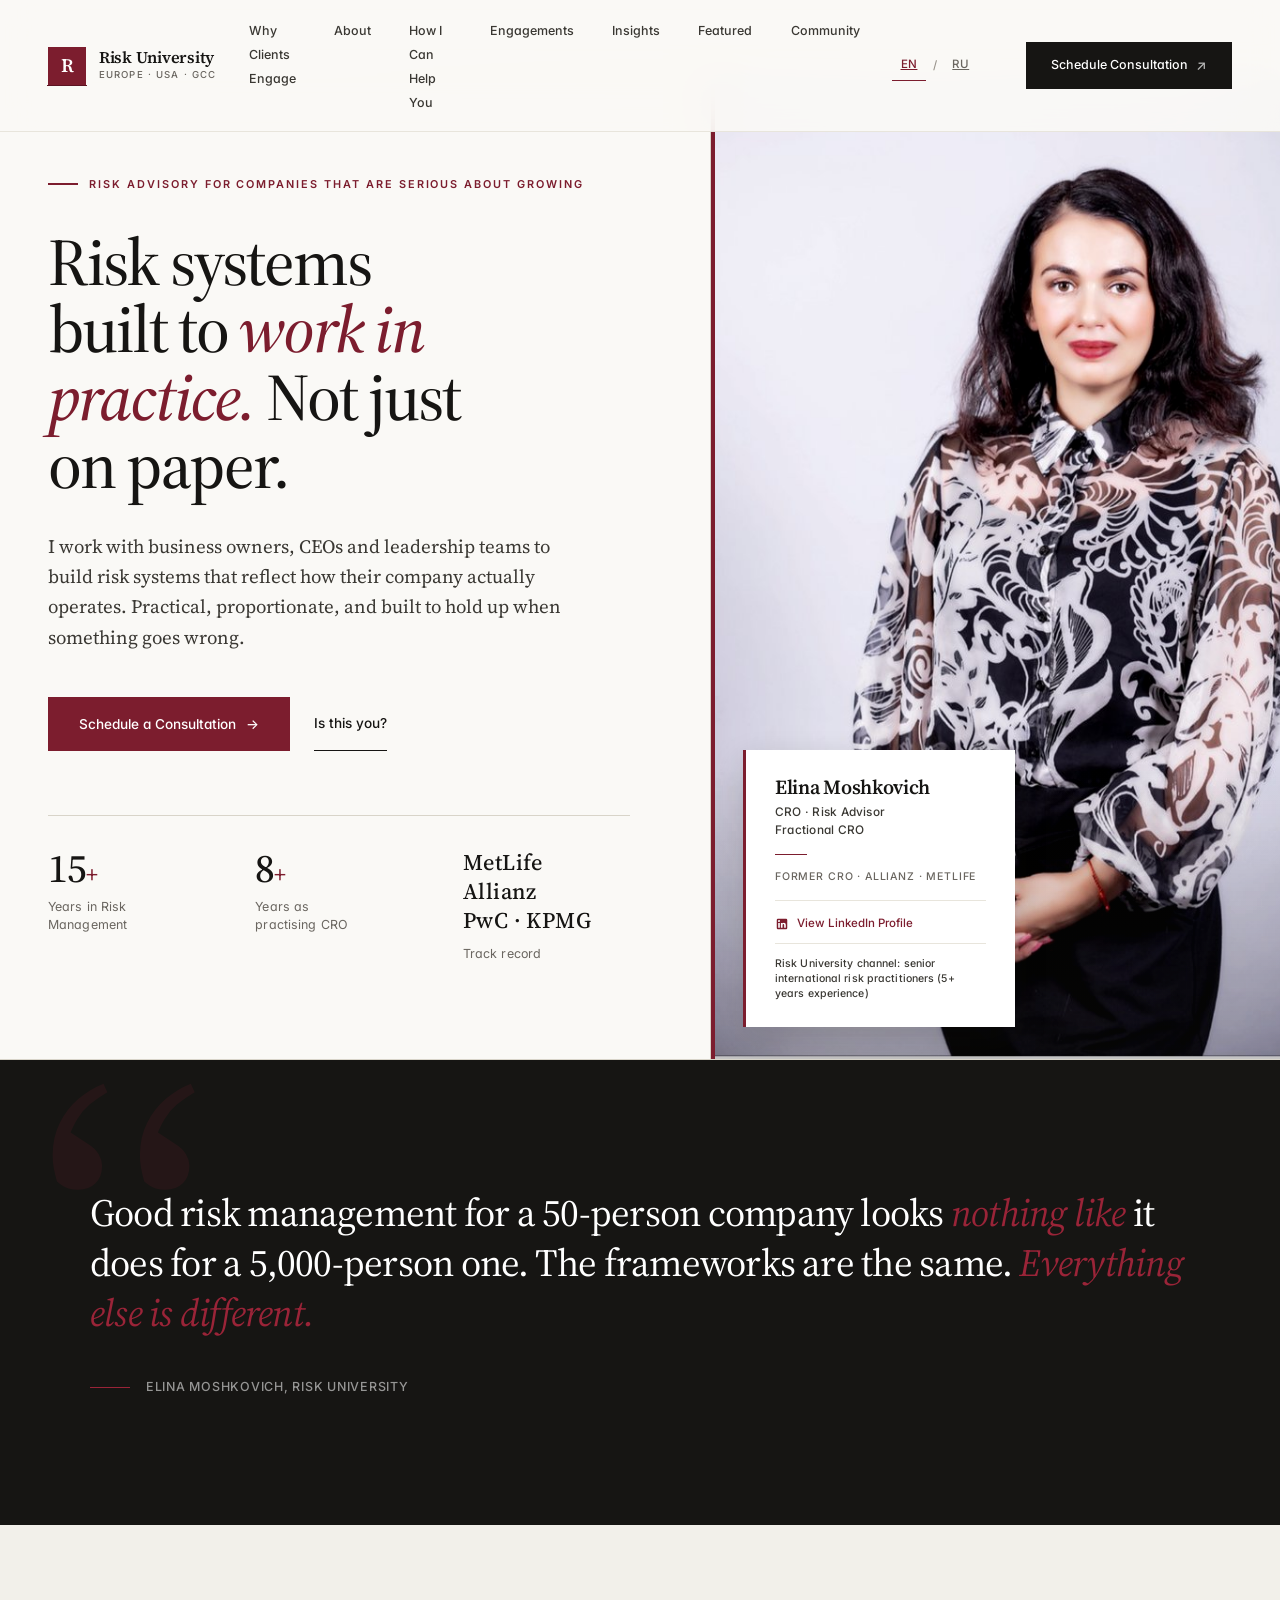
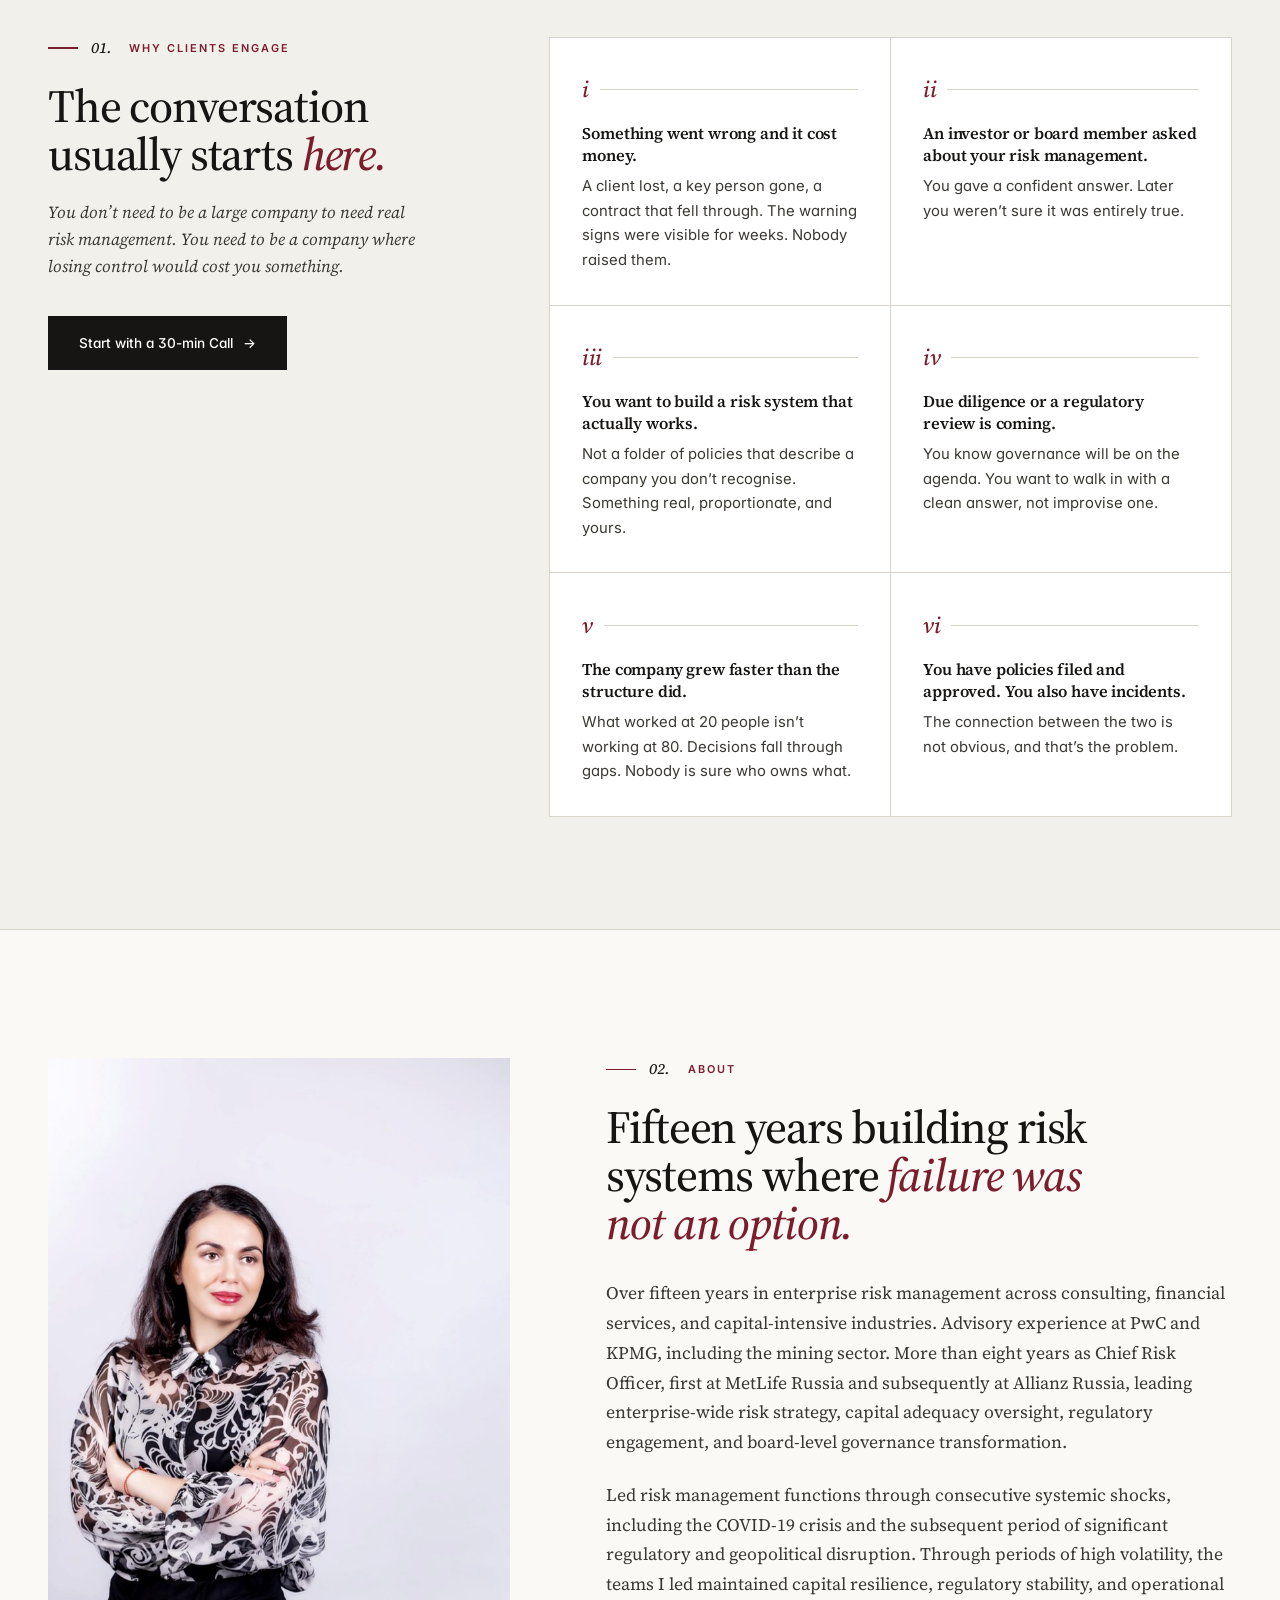
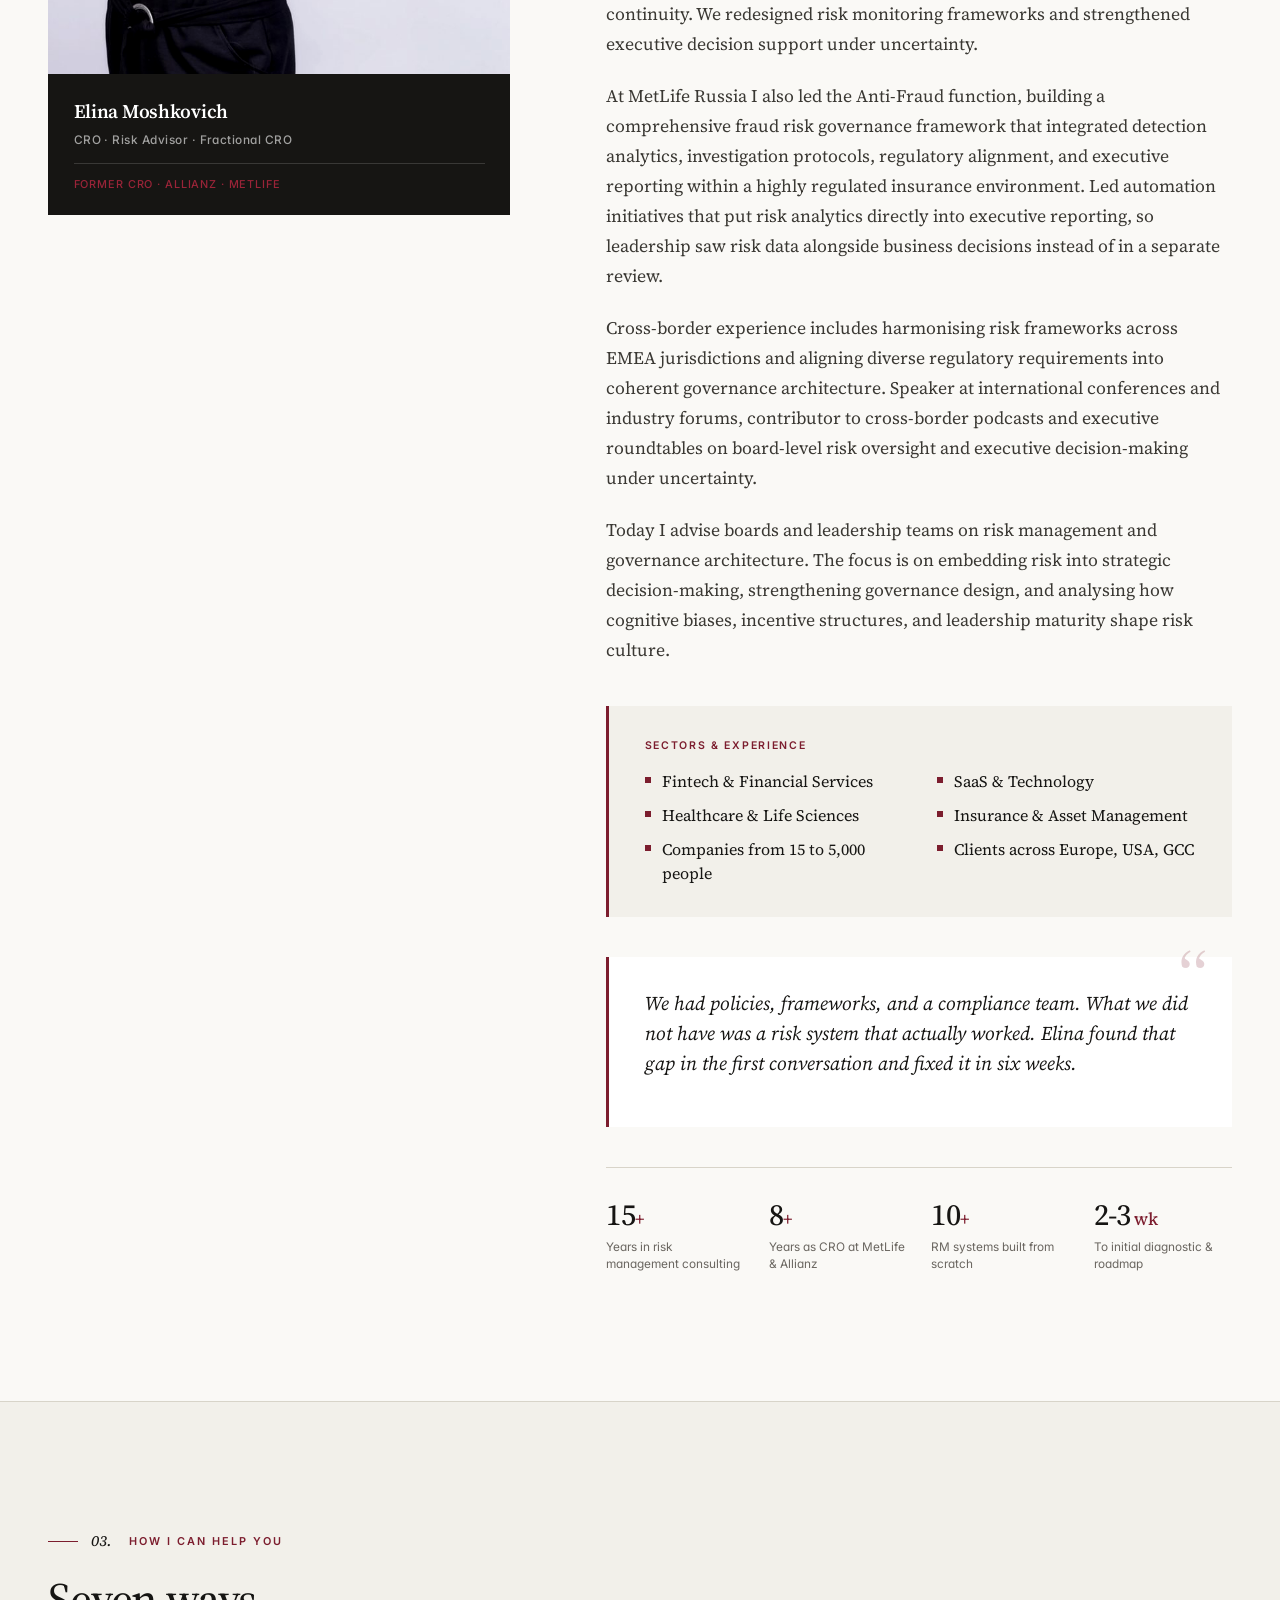
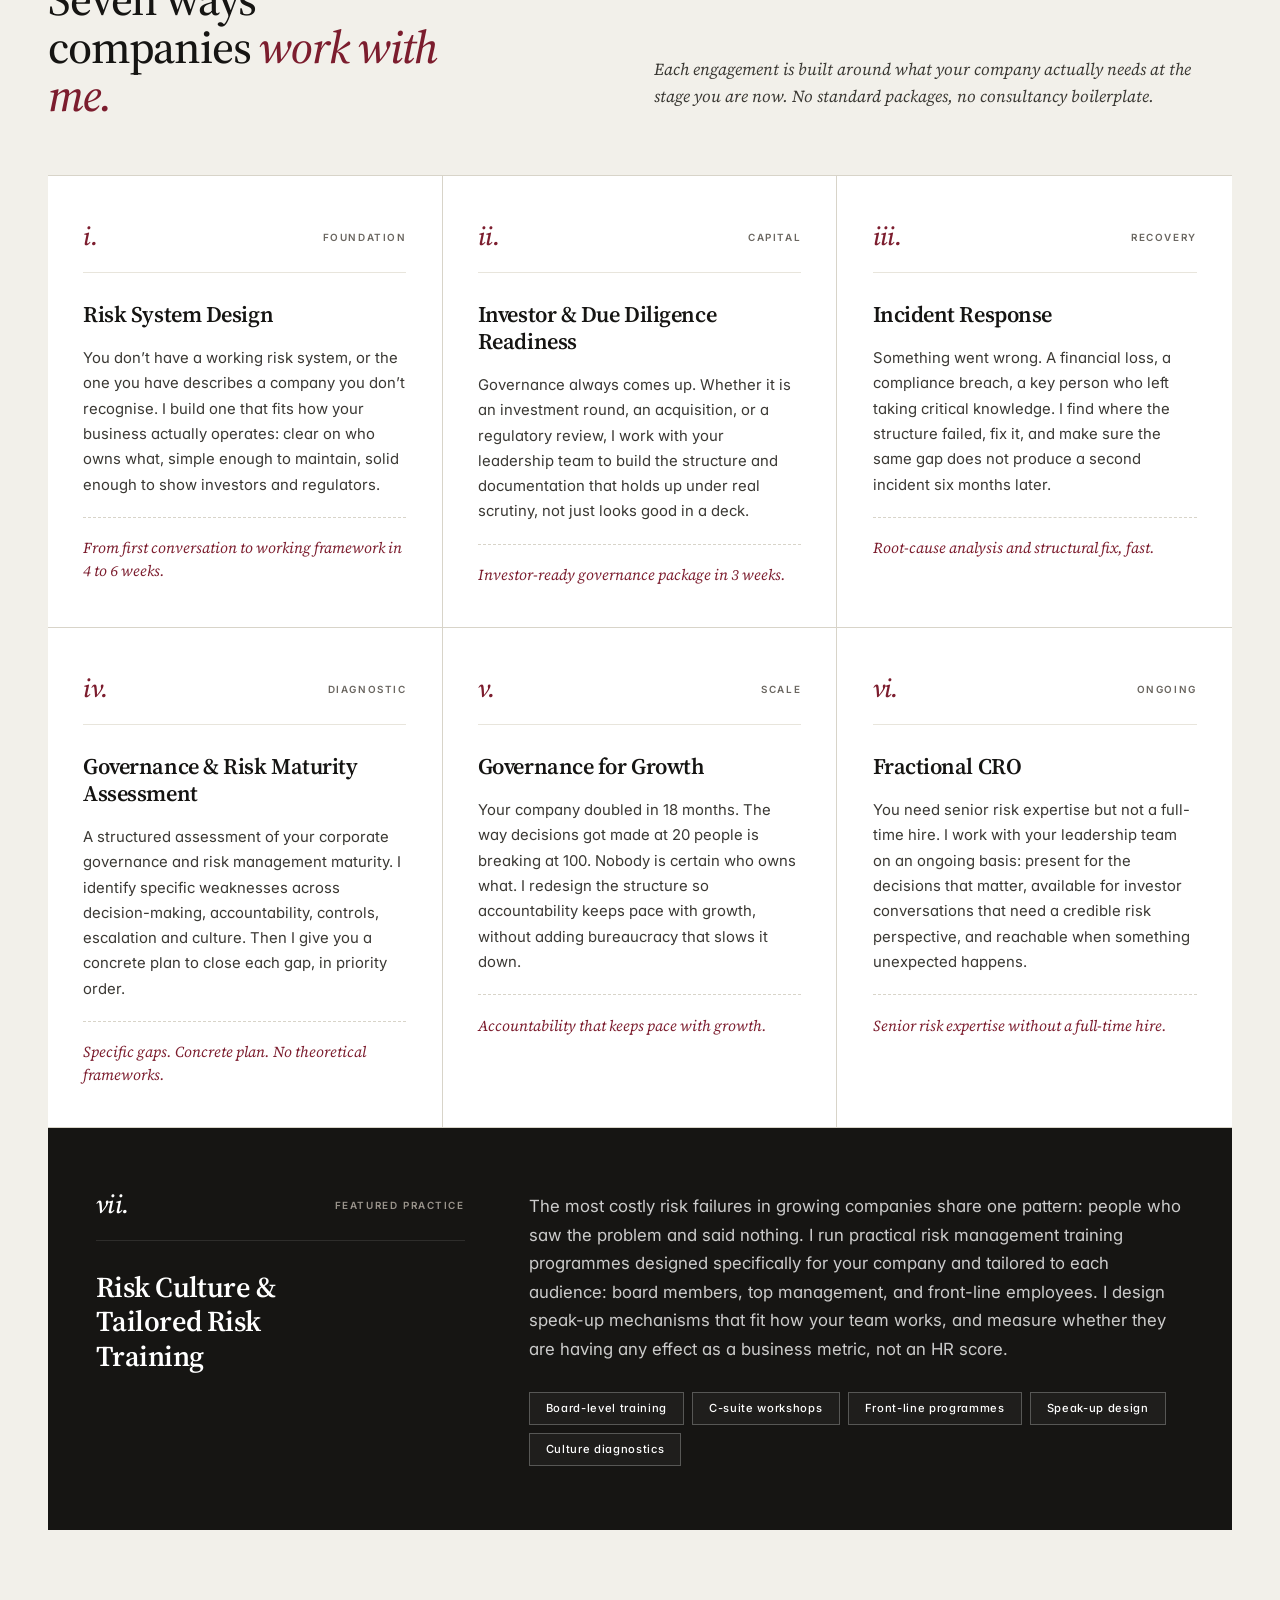
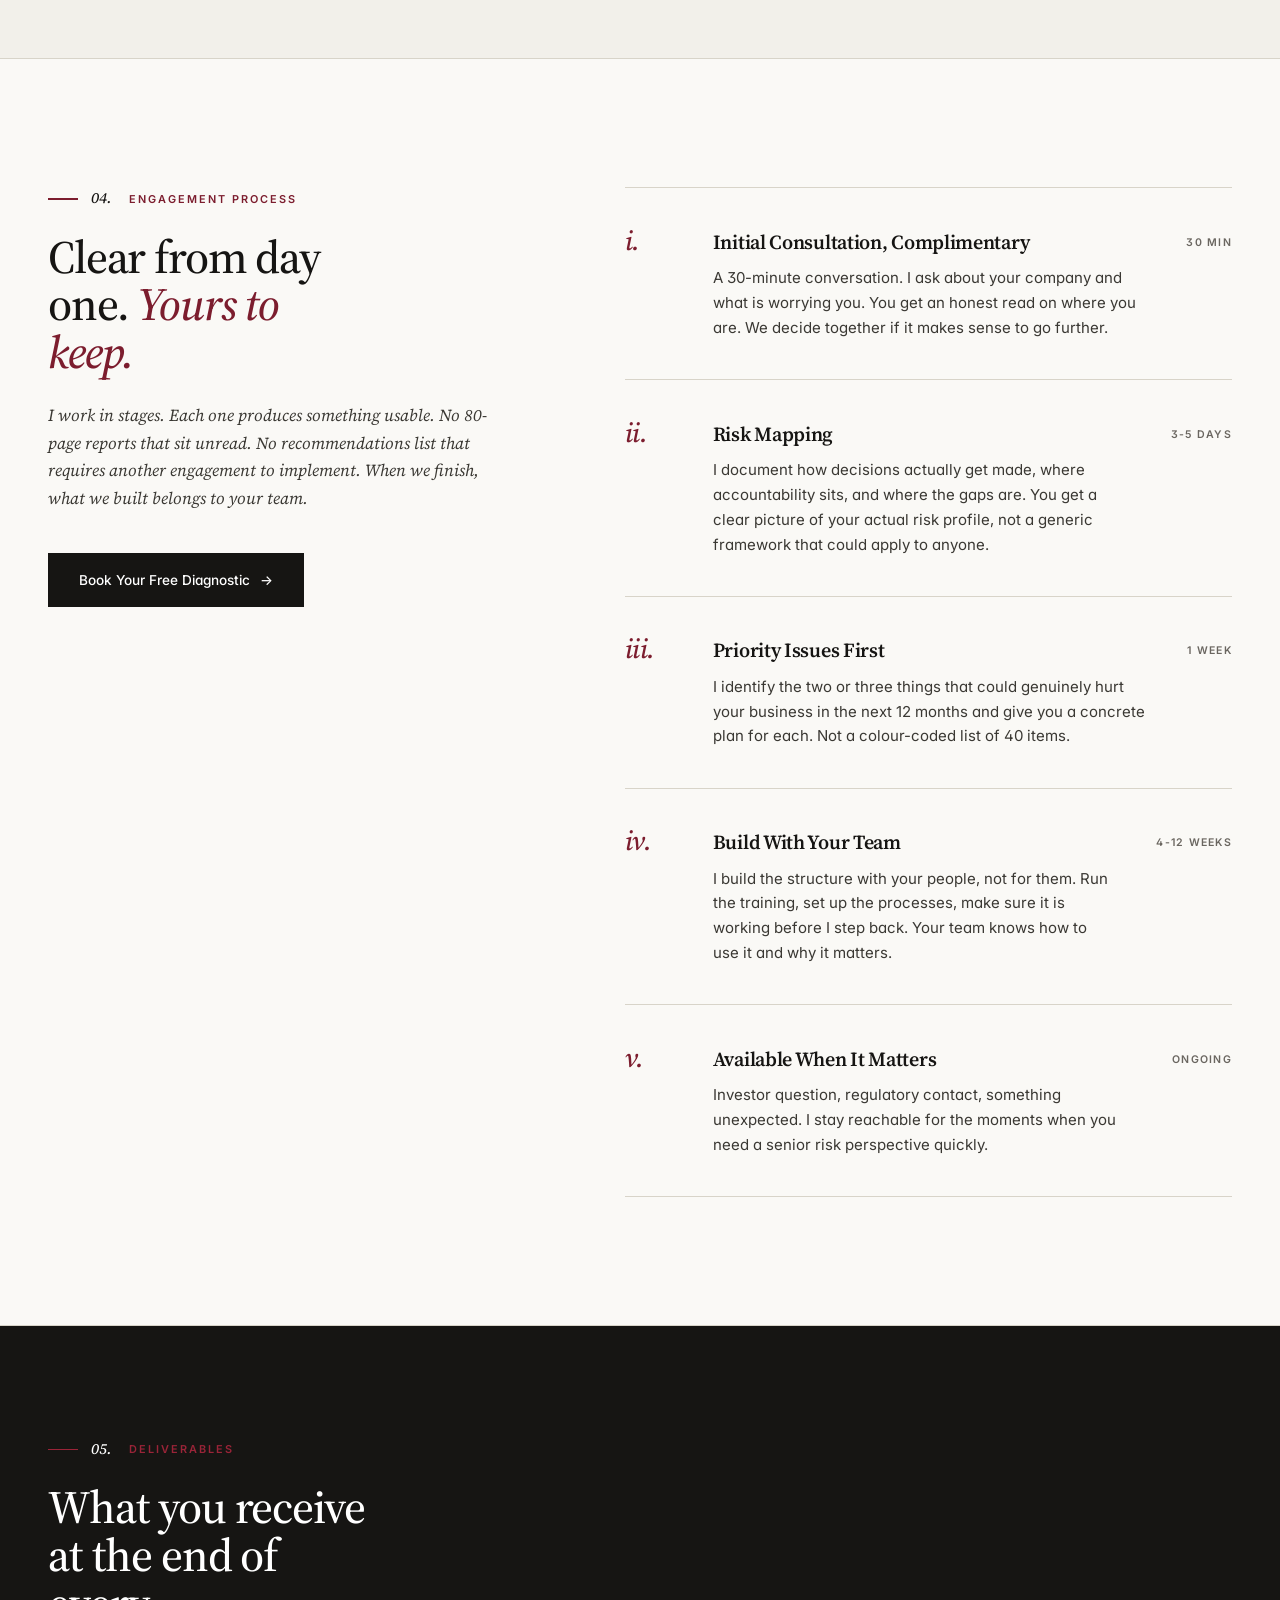
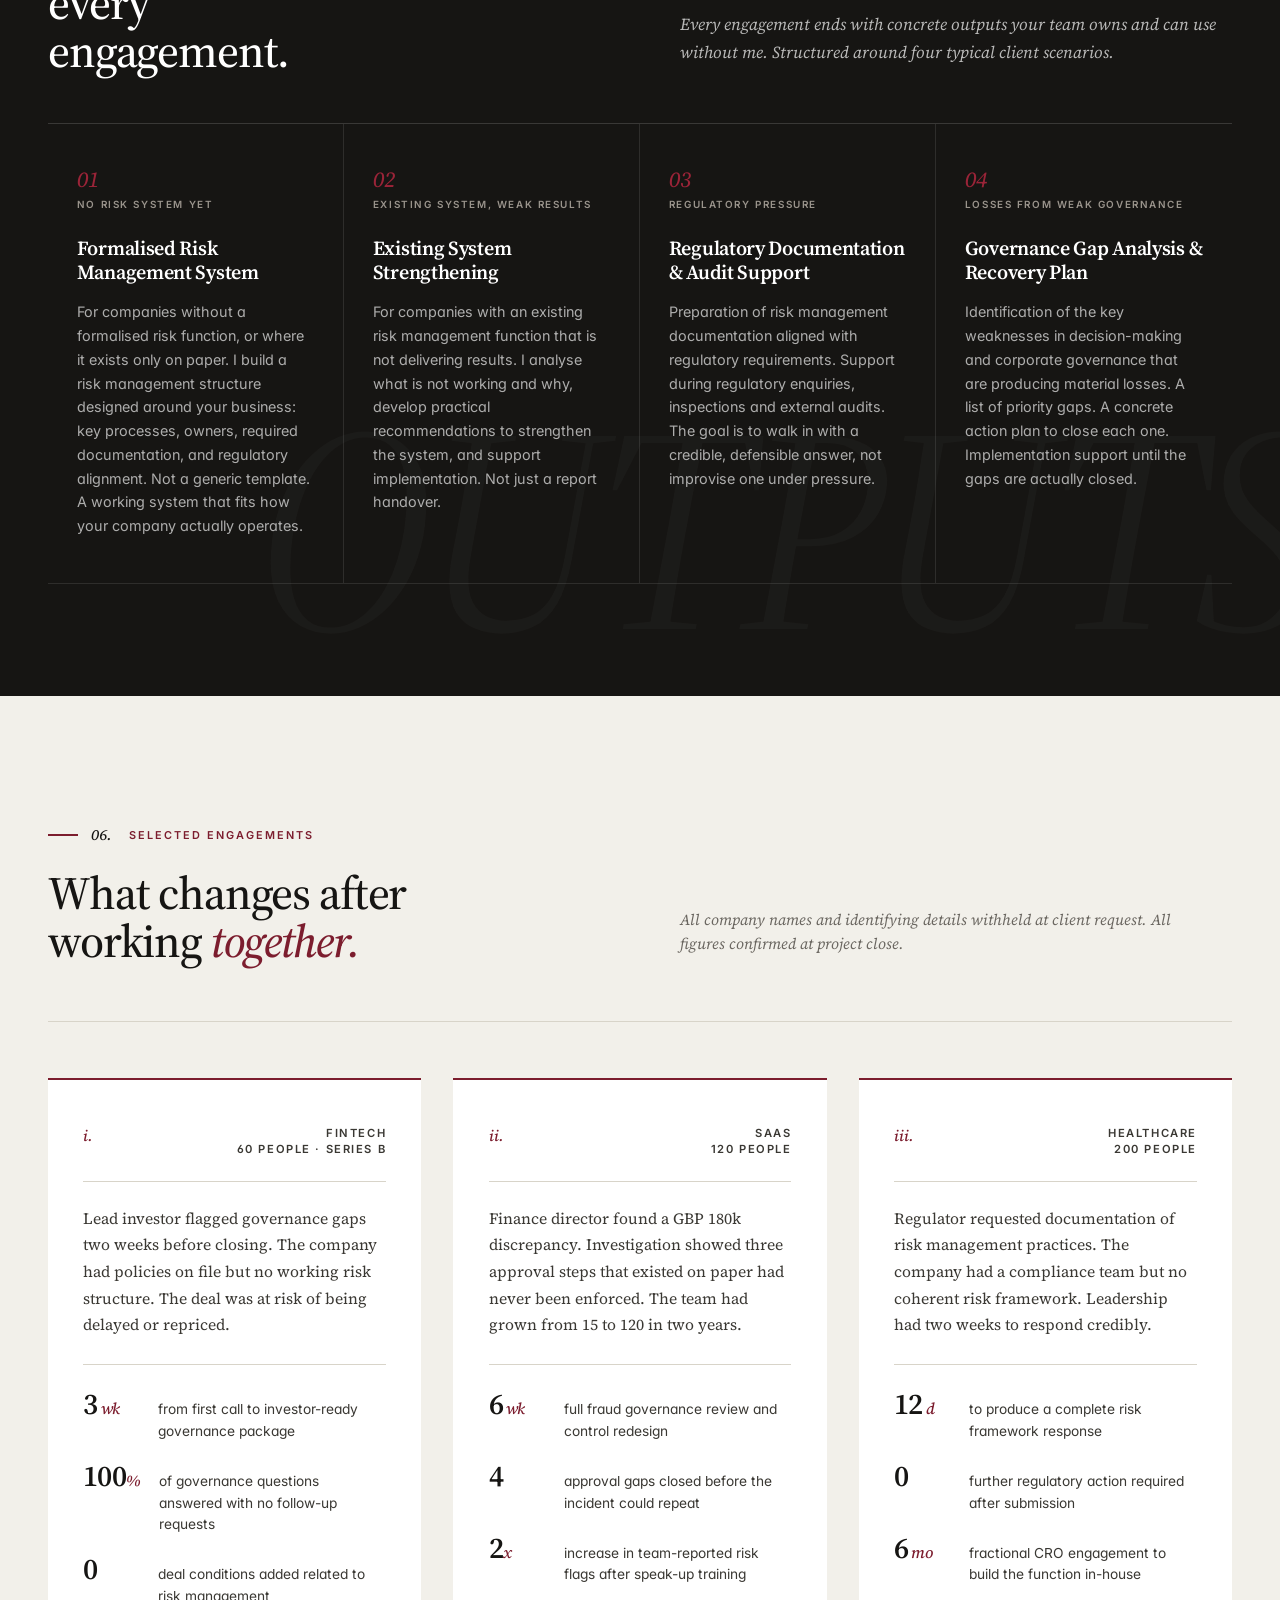
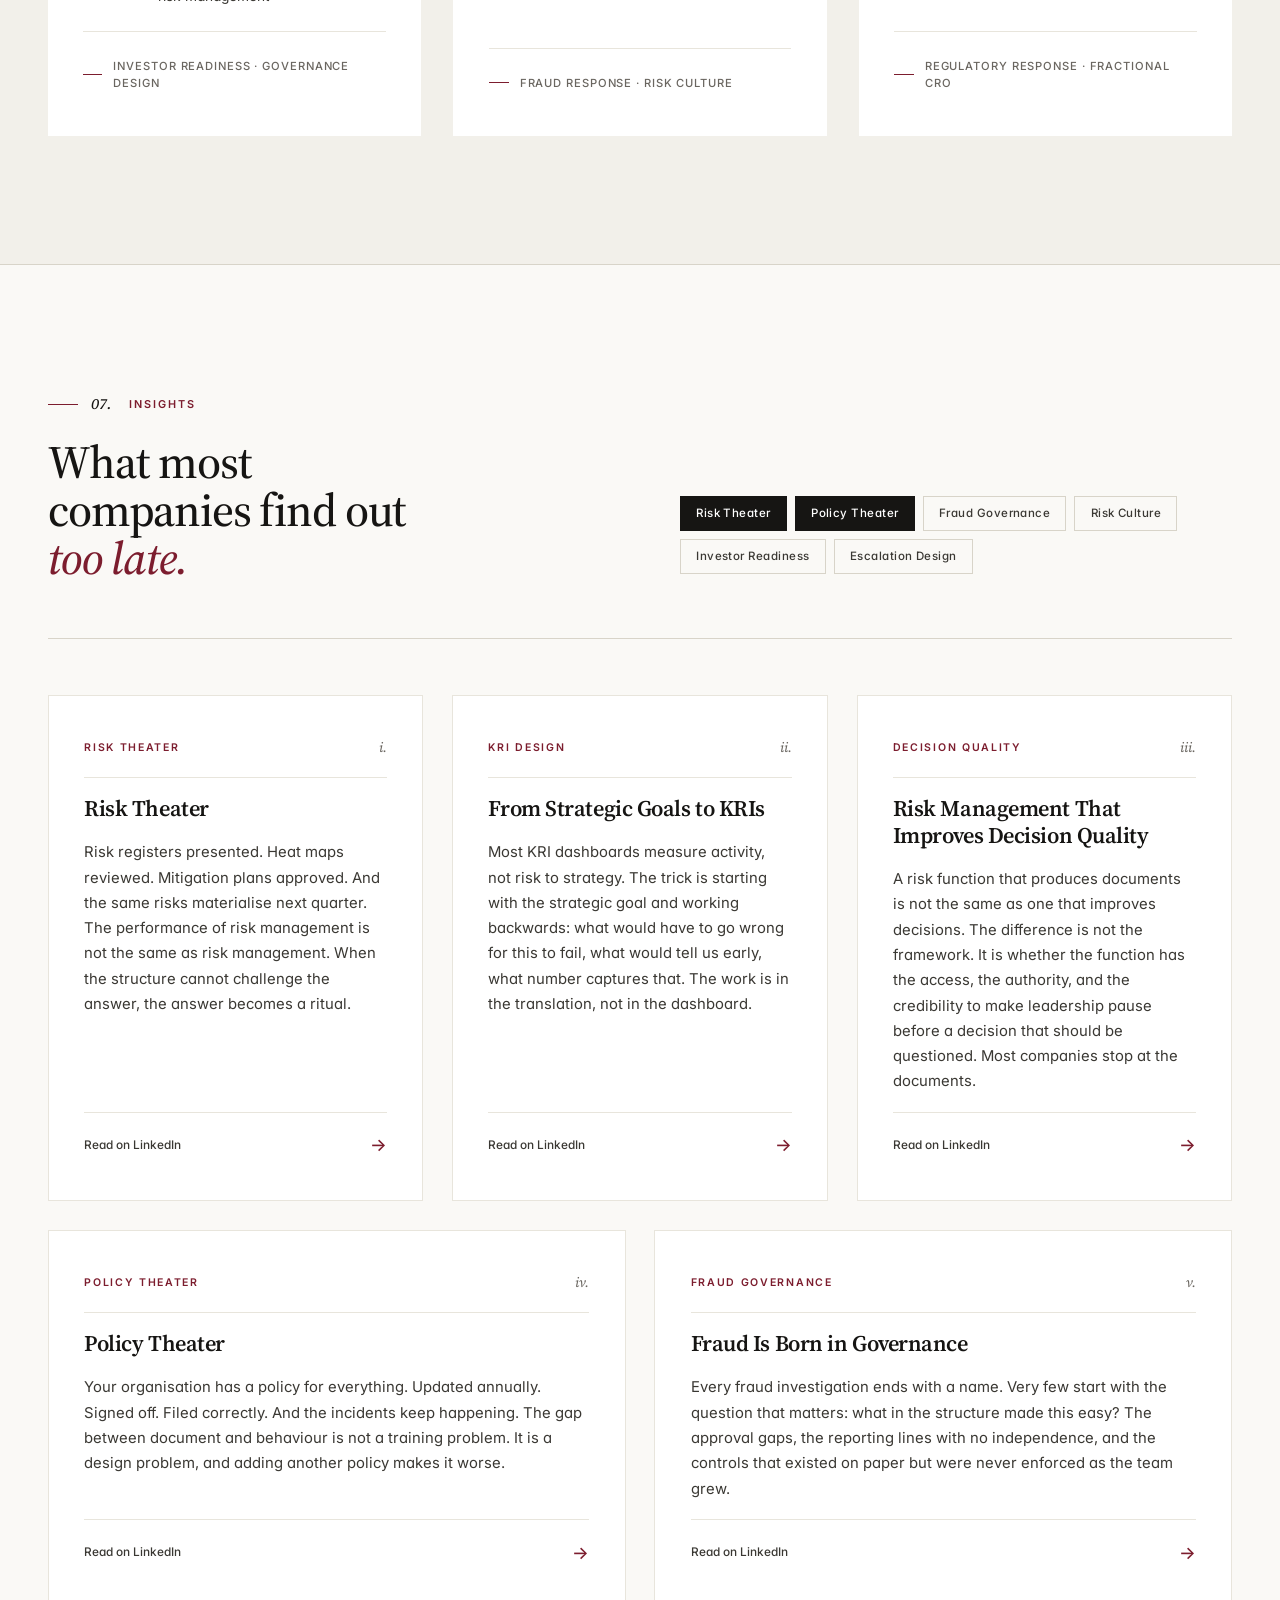
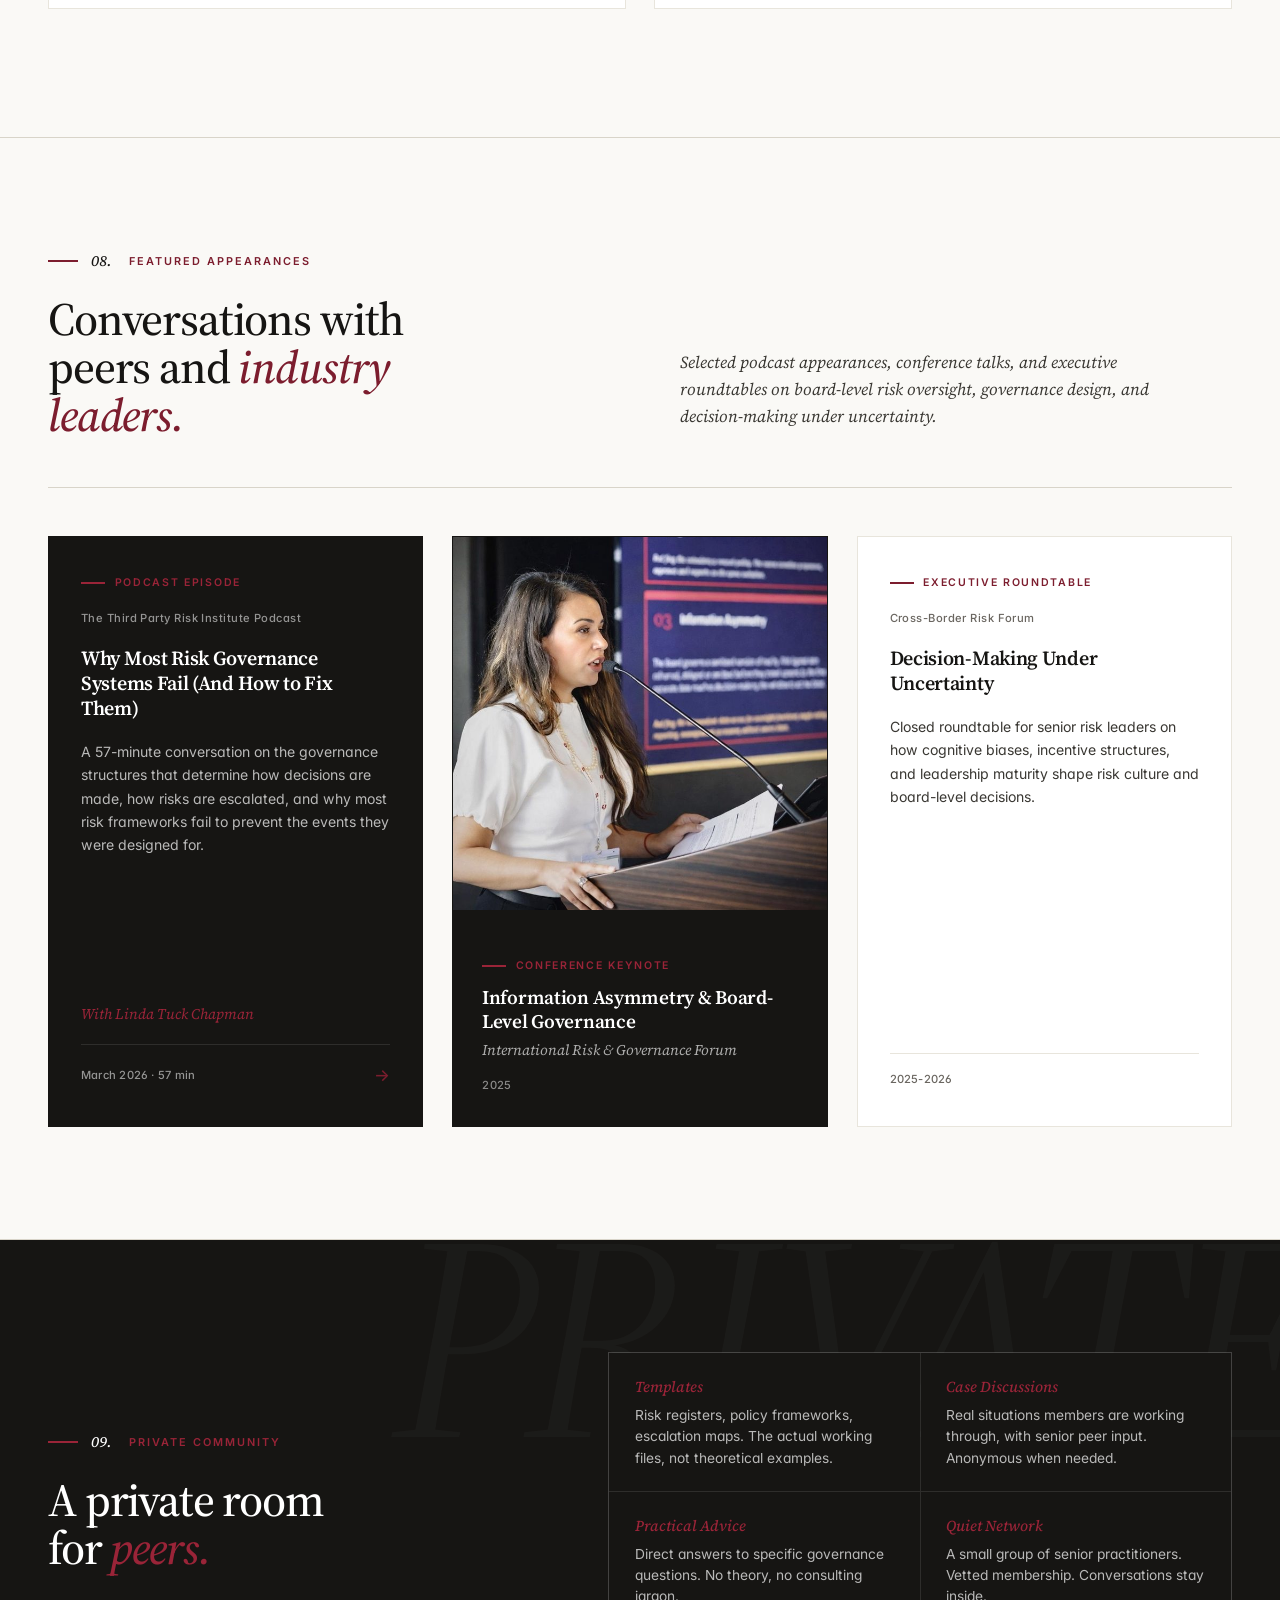
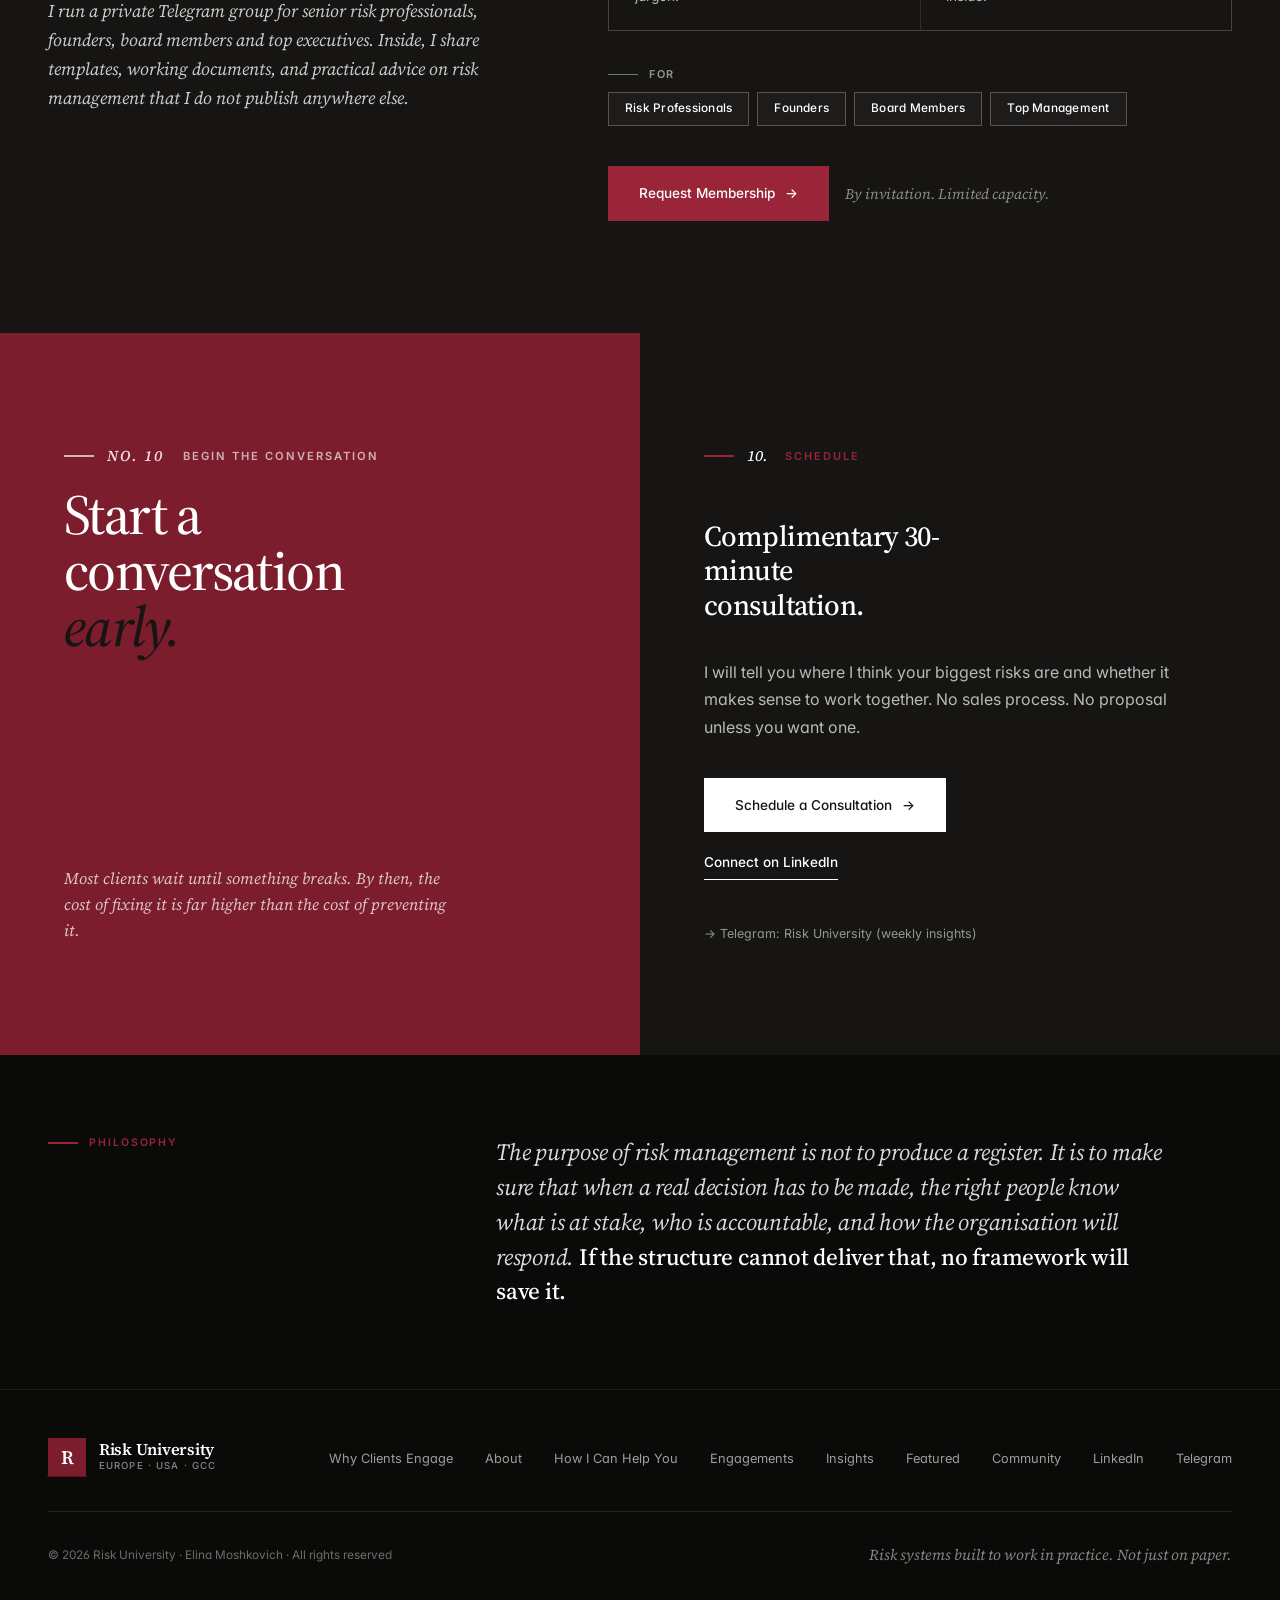
<file: public/index.html>
<!DOCTYPE html>
<html lang="en">
<head>
<meta charset="UTF-8">
<meta name="viewport" content="width=device-width, initial-scale=1.0">
<title>Risk University · Elina Moshkovich</title>
<meta name="description" content="Independent risk advisory for companies that are serious about growing. Built on COSO ERM and ISO 31000 principles. Europe, USA and GCC.">
<link rel="preconnect" href="https://fonts.googleapis.com">
<link rel="preconnect" href="https://fonts.gstatic.com" crossorigin>
<link href="https://fonts.googleapis.com/css2?family=Inter:wght@300;400;500;600;700&family=Source+Serif+4:opsz,wght@8..60,400;8..60,500;8..60,600;8..60,700&display=swap" rel="stylesheet">
<link rel="stylesheet" href="css/style.css">
</head>
<body>

<!-- MOBILE MENU -->
<div class="mob-menu" id="mobMenu">
  <button class="mob-close" id="mobClose">&#x2715;</button>
  <a href="#triggers" onclick="closeMob()">Why Clients Engage</a>
  <a href="#about" onclick="closeMob()">About</a>
  <a href="#expertise" onclick="closeMob()">How I Can Help You</a>
  <a href="#proof" onclick="closeMob()">Engagements</a>
  <a href="#insights" onclick="closeMob()">Insights</a>
  <a href="#media" onclick="closeMob()">Featured Appearances</a>
  <a href="#community" onclick="closeMob()">Community</a>
  <a href="#contact" onclick="closeMob()" style="color:var(--accent);">Schedule Consultation</a>
</div>

<!-- NAV -->
<nav>
  <div class="nav-inner">
    <a href="#top" class="nb">
      <div class="nb-mark">R</div>
      <div class="nb-text">
        <span class="nb-name">Risk University</span>
        <span class="nb-sub">Europe &middot; USA &middot; GCC</span>
      </div>
    </a>
    <ul class="nl">
      <li><a href="#triggers">Why Clients Engage</a></li>
      <li><a href="#about">About</a></li>
      <li><a href="#expertise">How I Can Help You</a></li>
      <li><a href="#proof">Engagements</a></li>
      <li><a href="#insights">Insights</a></li>
      <li><a href="#media">Featured</a></li>
      <li><a href="#community">Community</a></li>
    </ul>
    <div class="lang-toggle">
      <a class="lang-btn active" href="index.html">EN</a>
      <span class="lang-sep">/</span>
      <a class="lang-btn" href="ru.html">RU</a>
    </div>
    <a href="#contact" class="nc">Schedule Consultation</a>
    <button class="ham" onclick="openMob()"><span></span><span></span><span></span></button>
  </div>
</nav>

<!-- HERO -->
<section class="hero" id="top">
  <div class="hero-inner">
    <div class="hero-text">
      
      <div class="hero-eyebrow">Risk Advisory for Companies That Are Serious About Growing</div>
      <h1>Risk systems built to <span class="acc">work in practice.</span> Not just on paper.</h1>
      <p class="hero-lead">I work with business owners, CEOs and leadership teams to build risk systems that reflect how their company actually operates. Practical, proportionate, and built to hold up when something goes wrong.</p>
      <div class="hero-cta">
        <a href="#contact" class="btn-primary">Schedule a Consultation</a>
        <a href="#triggers" class="btn-text">Is this you?</a>
      </div>
      <div class="hero-stats">
        <div><div class="hst-n">15<span class="small">+</span></div><div class="hst-l">Years in Risk<br>Management</div></div>
        <div><div class="hst-n">8<span class="small">+</span></div><div class="hst-l">Years as<br>practising CRO</div></div>
        <div><div class="hst-n" style="font-size:1.4rem; line-height:1.3; letter-spacing:.02em;">MetLife<br>Allianz<br>PwC · KPMG</div><div class="hst-l">Track record</div></div>
      </div>
    </div>
    <div class="hero-photo">
      <img src="img/hero.jpeg" alt="Elina Moshkovich, Chief Risk Officer">
      <div class="hero-photo-card">
        <div class="hpc-name">Elina Moshkovich</div>
        <div class="hpc-role">CRO &middot; Risk Advisor<br>Fractional CRO</div>
        <span class="hpc-line"></span>
        <div class="hpc-cred">Former CRO &middot; Allianz &middot; MetLife</div>
        <a href="https://www.linkedin.com/in/elina-moshkovich-41397115" target="_blank" class="hpc-linkedin">
          <svg viewBox="0 0 24 24" fill="currentColor"><path d="M19 3a2 2 0 0 1 2 2v14a2 2 0 0 1-2 2H5a2 2 0 0 1-2-2V5a2 2 0 0 1 2-2h14m-.5 15.5v-5.3a3.26 3.26 0 0 0-3.26-3.26c-.85 0-1.84.52-2.32 1.3v-1.11h-2.79v8.37h2.79v-4.93c0-.77.62-1.4 1.39-1.4a1.4 1.4 0 0 1 1.4 1.4v4.93h2.79M6.88 8.56a1.68 1.68 0 0 0 1.68-1.68c0-.93-.75-1.69-1.68-1.69a1.69 1.69 0 0 0-1.69 1.69c0 .93.76 1.68 1.69 1.68m1.39 9.94v-8.37H5.5v8.37h2.77z"/></svg>
          <span>View LinkedIn Profile</span>
        </a>
        <div class="hpc-reach">Risk University channel: senior international risk practitioners (5+ years experience)</div>
      </div>
    </div>
  </div>
</section>



<!-- STATEMENT -->
<section class="statement">
  <div class="statement-inner">
    <p class="statement-text">Good risk management for a 50-person company looks <span class="acc">nothing like</span> it does for a 5,000-person one. The frameworks are the same. <span class="acc">Everything else is different.</span></p>
    <div class="statement-attr">Elina Moshkovich, Risk University</div>
  </div>
</section>

<!-- TRIGGERS -->
<section class="section section-triggers" id="triggers">
  <div class="section-inner">
    <div class="trig-grid">
      <div class="trig-left">
        <div class="eyebrow"><span class="num">01.</span><span>Why Clients Engage</span></div>
        <h2 class="sh">The conversation usually starts <span class="acc">here.</span></h2>
        <p class="trig-sub">You don&rsquo;t need to be a large company to need real risk management. You need to be a company where losing control would cost you something.</p>
        <a href="#contact" class="btn-primary">Start with a 30-min Call</a>
      </div>
      <div class="trig-list">
        <div class="trig-item"><div class="trig-n">i</div><div class="trig-t"><strong>Something went wrong and it cost money.</strong><span>A client lost, a key person gone, a contract that fell through. The warning signs were visible for weeks. Nobody raised them.</span></div></div>
        <div class="trig-item"><div class="trig-n">ii</div><div class="trig-t"><strong>An investor or board member asked about your risk management.</strong><span>You gave a confident answer. Later you weren&rsquo;t sure it was entirely true.</span></div></div>
        <div class="trig-item"><div class="trig-n">iii</div><div class="trig-t"><strong>You want to build a risk system that actually works.</strong><span>Not a folder of policies that describe a company you don&rsquo;t recognise. Something real, proportionate, and yours.</span></div></div>
        <div class="trig-item"><div class="trig-n">iv</div><div class="trig-t"><strong>Due diligence or a regulatory review is coming.</strong><span>You know governance will be on the agenda. You want to walk in with a clean answer, not improvise one.</span></div></div>
        <div class="trig-item"><div class="trig-n">v</div><div class="trig-t"><strong>The company grew faster than the structure did.</strong><span>What worked at 20 people isn&rsquo;t working at 80. Decisions fall through gaps. Nobody is sure who owns what.</span></div></div>
        <div class="trig-item"><div class="trig-n">vi</div><div class="trig-t"><strong>You have policies filed and approved. You also have incidents.</strong><span>The connection between the two is not obvious, and that&rsquo;s the problem.</span></div></div>
      </div>
    </div>
  </div>
</section>

<!-- ABOUT -->
<section class="section section-about" id="about">
  <div class="section-inner">
    <div class="about-grid">
      <div class="about-photo-wrap">
        <img class="about-photo" src="img/about.jpeg" alt="Elina Moshkovich">
        <div class="about-photo-tag">
          <div class="apt-name">Elina Moshkovich</div>
          <div class="apt-role">CRO &middot; Risk Advisor &middot; Fractional CRO</div>
          <div class="apt-line"></div>
          <div class="apt-cred">Former CRO &middot; Allianz &middot; MetLife</div>
        </div>
      </div>
      <div class="about-text">
        <div class="eyebrow"><span class="num">02.</span><span>About</span></div>
        <h2 class="sh">Fifteen years building risk systems where <span class="acc">failure was not an option.</span></h2>
        <div class="about-body">
          <p>Over fifteen years in enterprise risk management across consulting, financial services, and capital-intensive industries. Advisory experience at PwC and KPMG, including the mining sector. More than eight years as Chief Risk Officer, first at MetLife Russia and subsequently at Allianz Russia, leading enterprise-wide risk strategy, capital adequacy oversight, regulatory engagement, and board-level governance transformation.</p>
          <p>Led risk management functions through consecutive systemic shocks, including the COVID-19 crisis and the subsequent period of significant regulatory and geopolitical disruption. Through periods of high volatility, the teams I led maintained capital resilience, regulatory stability, and operational continuity. We redesigned risk monitoring frameworks and strengthened executive decision support under uncertainty.</p>
          <p>At MetLife Russia I also led the Anti-Fraud function, building a comprehensive fraud risk governance framework that integrated detection analytics, investigation protocols, regulatory alignment, and executive reporting within a highly regulated insurance environment. Led automation initiatives that put risk analytics directly into executive reporting, so leadership saw risk data alongside business decisions instead of in a separate review.</p>
          <p>Cross-border experience includes harmonising risk frameworks across EMEA jurisdictions and aligning diverse regulatory requirements into coherent governance architecture. Speaker at international conferences and industry forums, contributor to cross-border podcasts and executive roundtables on board-level risk oversight and executive decision-making under uncertainty.</p>
          <p>Today I advise boards and leadership teams on risk management and governance architecture. The focus is on embedding risk into strategic decision-making, strengthening governance design, and analysing how cognitive biases, incentive structures, and leadership maturity shape risk culture.</p>
        </div>
        <div class="about-credentials">
          <div class="ac-label">Sectors &amp; Experience</div>
          <div class="ac-list">
            <div class="ac-item">Fintech &amp; Financial Services</div>
            <div class="ac-item">SaaS &amp; Technology</div>
            <div class="ac-item">Healthcare &amp; Life Sciences</div>
            <div class="ac-item">Insurance &amp; Asset Management</div>
            <div class="ac-item">Companies from 15 to 5,000 people</div>
            <div class="ac-item">Clients across Europe, USA, GCC</div>
          </div>
        </div>
        <div class="cq">
          <div class="cq-text">We had policies, frameworks, and a compliance team. What we did not have was a risk system that actually worked. Elina found that gap in the first conversation and fixed it in six weeks.</div>
          
        </div>
        <div class="about-stats">
          <div><div class="as-v">15<span class="small">+</span></div><div class="as-l">Years in risk management consulting</div></div>
          <div><div class="as-v">8<span class="small">+</span></div><div class="as-l">Years as CRO at MetLife &amp; Allianz</div></div>
          <div><div class="as-v">10<span class="small">+</span></div><div class="as-l">RM systems built from scratch</div></div>
          <div><div class="as-v">2-3<span class="small"> wk</span></div><div class="as-l">To initial diagnostic &amp; roadmap</div></div>
        </div>
      </div>
    </div>
  </div>
</section>

<!-- EXPERTISE -->
<section class="section section-exp" id="expertise">
  <div class="section-inner">
    <div class="exp-hd">
      <div>
        <div class="eyebrow"><span class="num">03.</span><span>How I Can Help You</span></div>
        <h2 class="sh">Seven ways companies <span class="acc">work with me.</span></h2>
      </div>
      <p class="exp-intro">Each engagement is built around what your company actually needs at the stage you are now. No standard packages, no consultancy boilerplate.</p>
    </div>
    <div class="exp-grid">

      <div class="ec">
        <div class="ec-head"><span class="ec-n">i.</span><span class="ec-cat">Foundation</span></div>
        <div class="ec-t">Risk System Design</div>
        <div class="ec-d">You don&rsquo;t have a working risk system, or the one you have describes a company you don&rsquo;t recognise. I build one that fits how your business actually operates: clear on who owns what, simple enough to maintain, solid enough to show investors and regulators.</div>
        <div class="ec-pull">From first conversation to working framework in 4 to 6 weeks.</div>
      </div>

      <div class="ec">
        <div class="ec-head"><span class="ec-n">ii.</span><span class="ec-cat">Capital</span></div>
        <div class="ec-t">Investor &amp; Due Diligence Readiness</div>
        <div class="ec-d">Governance always comes up. Whether it is an investment round, an acquisition, or a regulatory review, I work with your leadership team to build the structure and documentation that holds up under real scrutiny, not just looks good in a deck.</div>
        <div class="ec-pull">Investor-ready governance package in 3 weeks.</div>
      </div>

      <div class="ec">
        <div class="ec-head"><span class="ec-n">iii.</span><span class="ec-cat">Recovery</span></div>
        <div class="ec-t">Incident Response</div>
        <div class="ec-d">Something went wrong. A financial loss, a compliance breach, a key person who left taking critical knowledge. I find where the structure failed, fix it, and make sure the same gap does not produce a second incident six months later.</div>
        <div class="ec-pull">Root-cause analysis and structural fix, fast.</div>
      </div>

      <div class="ec">
        <div class="ec-head"><span class="ec-n">iv.</span><span class="ec-cat">Diagnostic</span></div>
        <div class="ec-t">Governance &amp; Risk Maturity Assessment</div>
        <div class="ec-d">A structured assessment of your corporate governance and risk management maturity. I identify specific weaknesses across decision-making, accountability, controls, escalation and culture. Then I give you a concrete plan to close each gap, in priority order.</div>
        <div class="ec-pull">Specific gaps. Concrete plan. No theoretical frameworks.</div>
      </div>

      <div class="ec">
        <div class="ec-head"><span class="ec-n">v.</span><span class="ec-cat">Scale</span></div>
        <div class="ec-t">Governance for Growth</div>
        <div class="ec-d">Your company doubled in 18 months. The way decisions got made at 20 people is breaking at 100. Nobody is certain who owns what. I redesign the structure so accountability keeps pace with growth, without adding bureaucracy that slows it down.</div>
        <div class="ec-pull">Accountability that keeps pace with growth.</div>
      </div>

      <div class="ec">
        <div class="ec-head"><span class="ec-n">vi.</span><span class="ec-cat">Ongoing</span></div>
        <div class="ec-t">Fractional CRO</div>
        <div class="ec-d">You need senior risk expertise but not a full-time hire. I work with your leadership team on an ongoing basis: present for the decisions that matter, available for investor conversations that need a credible risk perspective, and reachable when something unexpected happens.</div>
        <div class="ec-pull">Senior risk expertise without a full-time hire.</div>
      </div>

      <div class="ec ec-feat">
        <div>
          <div class="ec-head"><span class="ec-n">vii.</span><span class="ec-cat">Featured Practice</span></div>
          <div class="ec-t">Risk Culture &amp; Tailored Risk Training</div>
        </div>
        <div>
          <div class="ec-d">The most costly risk failures in growing companies share one pattern: people who saw the problem and said nothing. I run practical risk management training programmes designed specifically for your company and tailored to each audience: board members, top management, and front-line employees. I design speak-up mechanisms that fit how your team works, and measure whether they are having any effect as a business metric, not an HR score.</div>
          <div class="ec-pills">
            <span class="ep">Board-level training</span>
            <span class="ep">C-suite workshops</span>
            <span class="ep">Front-line programmes</span>
            <span class="ep">Speak-up design</span>
            <span class="ep">Culture diagnostics</span>
          </div>
        </div>
      </div>

    </div>
  </div>
</section>

<!-- METHOD -->
<section class="section section-method" id="methodology">
  <div class="section-inner">
    <div class="method-grid">
      <div class="method-l">
        <div class="eyebrow"><span class="num">04.</span><span>Engagement Process</span></div>
        <h2 class="sh">Clear from day one. <span class="acc">Yours to keep.</span></h2>
        <p class="method-body">I work in stages. Each one produces something usable. No 80-page reports that sit unread. No recommendations list that requires another engagement to implement. When we finish, what we built belongs to your team.</p>
        <a href="#contact" class="btn-primary">Book Your Free Diagnostic</a>
      </div>
      <div class="method-r">
        <div class="steps">
          <div class="step">
            <div class="step-bar"></div>
            <div class="step-n">i.</div>
            <div class="step-content">
              <div class="step-t">Initial Consultation, Complimentary</div>
              <div class="step-d">A 30-minute conversation. I ask about your company and what is worrying you. You get an honest read on where you are. We decide together if it makes sense to go further.</div>
            </div>
            <div class="step-time">30 min</div>
          </div>
          <div class="step">
            <div class="step-bar"></div>
            <div class="step-n">ii.</div>
            <div class="step-content">
              <div class="step-t">Risk Mapping</div>
              <div class="step-d">I document how decisions actually get made, where accountability sits, and where the gaps are. You get a clear picture of your actual risk profile, not a generic framework that could apply to anyone.</div>
            </div>
            <div class="step-time">3-5 days</div>
          </div>
          <div class="step">
            <div class="step-bar"></div>
            <div class="step-n">iii.</div>
            <div class="step-content">
              <div class="step-t">Priority Issues First</div>
              <div class="step-d">I identify the two or three things that could genuinely hurt your business in the next 12 months and give you a concrete plan for each. Not a colour-coded list of 40 items.</div>
            </div>
            <div class="step-time">1 week</div>
          </div>
          <div class="step">
            <div class="step-bar"></div>
            <div class="step-n">iv.</div>
            <div class="step-content">
              <div class="step-t">Build With Your Team</div>
              <div class="step-d">I build the structure with your people, not for them. Run the training, set up the processes, make sure it is working before I step back. Your team knows how to use it and why it matters.</div>
            </div>
            <div class="step-time">4-12 weeks</div>
          </div>
          <div class="step">
            <div class="step-bar"></div>
            <div class="step-n">v.</div>
            <div class="step-content">
              <div class="step-t">Available When It Matters</div>
              <div class="step-d">Investor question, regulatory contact, something unexpected. I stay reachable for the moments when you need a senior risk perspective quickly.</div>
            </div>
            <div class="step-time">Ongoing</div>
          </div>
        </div>
      </div>
    </div>
  </div>
</section>

<!-- DELIVERABLES -->
<section class="section-deliv">
  <div class="deliv-inner">
    <div class="deliv-hd">
      <div>
        <div class="eyebrow"><span class="num">05.</span><span>Deliverables</span></div>
        <h2 class="sh">What you receive at the end of every engagement.</h2>
      </div>
      <div class="deliv-hd-r">Every engagement ends with concrete outputs your team owns and can use without me. Structured around four typical client scenarios.</div>
    </div>
    <div class="deliv-grid">
      <div class="di">
        <div class="di-num">01</div>
        <div class="di-label">No risk system yet</div>
        <div class="di-t">Formalised Risk Management System</div>
        <div class="di-d">For companies without a formalised risk function, or where it exists only on paper. I build a risk management structure designed around your business: key processes, owners, required documentation, and regulatory alignment. Not a generic template. A working system that fits how your company actually operates.</div>
      </div>
      <div class="di">
        <div class="di-num">02</div>
        <div class="di-label">Existing system, weak results</div>
        <div class="di-t">Existing System Strengthening</div>
        <div class="di-d">For companies with an existing risk management function that is not delivering results. I analyse what is not working and why, develop practical recommendations to strengthen the system, and support implementation. Not just a report handover.</div>
      </div>
      <div class="di">
        <div class="di-num">03</div>
        <div class="di-label">Regulatory pressure</div>
        <div class="di-t">Regulatory Documentation &amp; Audit Support</div>
        <div class="di-d">Preparation of risk management documentation aligned with regulatory requirements. Support during regulatory enquiries, inspections and external audits. The goal is to walk in with a credible, defensible answer, not improvise one under pressure.</div>
      </div>
      <div class="di">
        <div class="di-num">04</div>
        <div class="di-label">Losses from weak governance</div>
        <div class="di-t">Governance Gap Analysis &amp; Recovery Plan</div>
        <div class="di-d">Identification of the key weaknesses in decision-making and corporate governance that are producing material losses. A list of priority gaps. A concrete action plan to close each one. Implementation support until the gaps are actually closed.</div>
      </div>
    </div>
  </div>
</section>

<!-- PROOF -->
<section class="section section-proof" id="proof">
  <div class="section-inner">
    <div class="proof-hd">
      <div>
        <div class="eyebrow"><span class="num">06.</span><span>Selected Engagements</span></div>
        <h2 class="sh">What changes after working <span class="acc">together.</span></h2>
      </div>
      <p class="proof-note">All company names and identifying details withheld at client request. All figures confirmed at project close.</p>
    </div>
    <div class="cases">
      <div class="case">
        <div class="cs-head">
          <div class="cs-num">i.</div>
          <div class="cs">Fintech<br>60 People · Series B</div>
        </div>
        <div class="csit">Lead investor flagged governance gaps two weeks before closing. The company had policies on file but no working risk structure. The deal was at risk of being delayed or repriced.</div>
        <div class="crs">
          <div class="cr"><div class="cn">3<span class="small"> wk</span></div><div class="cd">from first call to investor-ready governance package</div></div>
          <div class="cr"><div class="cn">100<span class="small">%</span></div><div class="cd">of governance questions answered with no follow-up requests</div></div>
          <div class="cr"><div class="cn">0</div><div class="cd">deal conditions added related to risk management</div></div>
        </div>
        <div class="cf">Investor Readiness &middot; Governance Design</div>
      </div>
      <div class="case">
        <div class="cs-head">
          <div class="cs-num">ii.</div>
          <div class="cs">SaaS<br>120 People</div>
        </div>
        <div class="csit">Finance director found a GBP 180k discrepancy. Investigation showed three approval steps that existed on paper had never been enforced. The team had grown from 15 to 120 in two years.</div>
        <div class="crs">
          <div class="cr"><div class="cn">6<span class="small"> wk</span></div><div class="cd">full fraud governance review and control redesign</div></div>
          <div class="cr"><div class="cn">4</div><div class="cd">approval gaps closed before the incident could repeat</div></div>
          <div class="cr"><div class="cn">2<span class="small">x</span></div><div class="cd">increase in team-reported risk flags after speak-up training</div></div>
        </div>
        <div class="cf">Fraud Response &middot; Risk Culture</div>
      </div>
      <div class="case">
        <div class="cs-head">
          <div class="cs-num">iii.</div>
          <div class="cs">Healthcare<br>200 People</div>
        </div>
        <div class="csit">Regulator requested documentation of risk management practices. The company had a compliance team but no coherent risk framework. Leadership had two weeks to respond credibly.</div>
        <div class="crs">
          <div class="cr"><div class="cn">12<span class="small"> d</span></div><div class="cd">to produce a complete risk framework response</div></div>
          <div class="cr"><div class="cn">0</div><div class="cd">further regulatory action required after submission</div></div>
          <div class="cr"><div class="cn">6<span class="small"> mo</span></div><div class="cd">fractional CRO engagement to build the function in-house</div></div>
        </div>
        <div class="cf">Regulatory Response &middot; Fractional CRO</div>
      </div>
    </div>
  </div>
</section>

<!-- INSIGHTS -->
<section class="section section-insights" id="insights">
  <div class="section-inner">
    <div class="ins-hd">
      <div>
        <div class="eyebrow"><span class="num">07.</span><span>Insights</span></div>
        <h2 class="sh">What most companies find out <span class="acc">too late.</span></h2>
      </div>
      <div class="tags-row">
        <span class="tag on">Risk Theater</span>
        <span class="tag on">Policy Theater</span>
        <span class="tag">Fraud Governance</span>
        <span class="tag">Risk Culture</span>
        <span class="tag">Investor Readiness</span>
        <span class="tag">Escalation Design</span>
      </div>
    </div>
    <div class="posts">
      <a href="https://www.linkedin.com/posts/elina-moshkovich-41397115_governance-boardeffectiveness-riskmanagement-share-7419806316895895553-YcZz" target="_blank" class="post">
        <div class="pc-head">
          <div class="pc">Risk Theater</div>
          <div class="p-num">i.</div>
        </div>
        <div class="pt">Risk Theater</div>
        <div class="px">Risk registers presented. Heat maps reviewed. Mitigation plans approved. And the same risks materialise next quarter. The performance of risk management is not the same as risk management. When the structure cannot challenge the answer, the answer becomes a ritual.</div>
        <div class="pf"><span>Read on LinkedIn</span><span class="pa">&rarr;</span></div>
      </a>
      <a href="https://www.linkedin.com/posts/elina-moshkovich-41397115_riskmanagement-governance-cro-share-7452290477904691201-qJ_m" target="_blank" class="post">
        <div class="pc-head">
          <div class="pc">KRI Design</div>
          <div class="p-num">ii.</div>
        </div>
        <div class="pt">From Strategic Goals to KRIs</div>
        <div class="px">Most KRI dashboards measure activity, not risk to strategy. The trick is starting with the strategic goal and working backwards: what would have to go wrong for this to fail, what would tell us early, what number captures that. The work is in the translation, not in the dashboard.</div>
        <div class="pf"><span>Read on LinkedIn</span><span class="pa">&rarr;</span></div>
      </a>
      <a href="https://www.linkedin.com/posts/elina-moshkovich-41397115_riskmanagement-rm2-governance-share-7454169487253135361--UuZ" target="_blank" class="post">
        <div class="pc-head">
          <div class="pc">Decision Quality</div>
          <div class="p-num">iii.</div>
        </div>
        <div class="pt">Risk Management That Improves Decision Quality</div>
        <div class="px">A risk function that produces documents is not the same as one that improves decisions. The difference is not the framework. It is whether the function has the access, the authority, and the credibility to make leadership pause before a decision that should be questioned. Most companies stop at the documents.</div>
        <div class="pf"><span>Read on LinkedIn</span><span class="pa">&rarr;</span></div>
      </a>
      <a href="https://www.linkedin.com/posts/elina-moshkovich-41397115_riskmanagement-cro-riskculture-share-7429852234730852352-Y9F3" target="_blank" class="post">
        <div class="pc-head">
          <div class="pc">Policy Theater</div>
          <div class="p-num">iv.</div>
        </div>
        <div class="pt">Policy Theater</div>
        <div class="px">Your organisation has a policy for everything. Updated annually. Signed off. Filed correctly. And the incidents keep happening. The gap between document and behaviour is not a training problem. It is a design problem, and adding another policy makes it worse.</div>
        <div class="pf"><span>Read on LinkedIn</span><span class="pa">&rarr;</span></div>
      </a>
      <a href="https://www.linkedin.com/posts/elina-moshkovich-41397115_fraud-is-born-in-governance-ugcPost-7445429119082967040-hWhb" target="_blank" class="post">
        <div class="pc-head">
          <div class="pc">Fraud Governance</div>
          <div class="p-num">v.</div>
        </div>
        <div class="pt">Fraud Is Born in Governance</div>
        <div class="px">Every fraud investigation ends with a name. Very few start with the question that matters: what in the structure made this easy? The approval gaps, the reporting lines with no independence, and the controls that existed on paper but were never enforced as the team grew.</div>
        <div class="pf"><span>Read on LinkedIn</span><span class="pa">&rarr;</span></div>
      </a>
    </div>
  </div>
</section>



<!-- FEATURED APPEARANCES -->
<section class="section-media" id="media">
  <div class="media-inner">
    <div class="media-hd">
      <div>
        <div class="eyebrow"><span class="num">08.</span><span>Featured Appearances</span></div>
        <h2 class="sh">Conversations with peers and <span class="acc">industry leaders.</span></h2>
      </div>
      <p class="media-intro">Selected podcast appearances, conference talks, and executive roundtables on board-level risk oversight, governance design, and decision-making under uncertainty.</p>
    </div>

    <div class="media-grid">

      <a href="https://www.buzzsprout.com/2512103/episodes/18835401" target="_blank" class="media-card media-card-featured">
        <div class="mc-type"><span>Podcast Episode</span></div>
        <div class="mc-platform">The Third Party Risk Institute Podcast</div>
        <div class="mc-title">Why Most Risk Governance Systems Fail (And How to Fix Them)</div>
        <div class="mc-desc">A 57-minute conversation on the governance structures that determine how decisions are made, how risks are escalated, and why most risk frameworks fail to prevent the events they were designed for.</div>
        <div class="mc-host">With Linda Tuck Chapman</div>
        <div class="mc-meta">
          <span>March 2026 · 57 min</span>
          <span class="mc-arrow">&rarr;</span>
        </div>
      </a>

      <div class="media-card media-card-photo">
        <img class="mcp-img" src="img/speaker.jpeg" alt="Elina Moshkovich speaking at conference">
        <div class="mcp-content">
          <div class="mcp-type"><span>Conference Keynote</span></div>
          <div class="mcp-title">Information Asymmetry &amp; Board-Level Governance</div>
          <div class="mcp-platform">International Risk &amp; Governance Forum</div>
          <div class="mcp-date">2025</div>
        </div>
      </div>

      <div class="media-card">
        <div class="mc-type"><span>Executive Roundtable</span></div>
        <div class="mc-platform">Cross-Border Risk Forum</div>
        <div class="mc-title">Decision-Making Under Uncertainty</div>
        <div class="mc-desc">Closed roundtable for senior risk leaders on how cognitive biases, incentive structures, and leadership maturity shape risk culture and board-level decisions.</div>
        <div class="mc-meta">
          <span>2025-2026</span>
        </div>
      </div>

    </div>
  </div>
</section>

<!-- COMMUNITY -->
<section class="community" id="community">
  <div class="community-inner">
    <div class="community-l">
      <div class="eyebrow"><span class="num">09.</span><span>Private Community</span></div>
      <h2 class="sh">A private room for <span class="acc">peers.</span></h2>
      <p class="community-text">I run a private Telegram group for senior risk professionals, founders, board members and top executives. Inside, I share templates, working documents, and practical advice on risk management that I do not publish anywhere else.</p>
    </div>
    <div class="community-r">
      <div class="community-features">
        <div class="cf-item">
          <div class="cf-label">Templates</div>
          <div class="cf-text">Risk registers, policy frameworks, escalation maps. The actual working files, not theoretical examples.</div>
        </div>
        <div class="cf-item">
          <div class="cf-label">Case Discussions</div>
          <div class="cf-text">Real situations members are working through, with senior peer input. Anonymous when needed.</div>
        </div>
        <div class="cf-item">
          <div class="cf-label">Practical Advice</div>
          <div class="cf-text">Direct answers to specific governance questions. No theory, no consulting jargon.</div>
        </div>
        <div class="cf-item">
          <div class="cf-label">Quiet Network</div>
          <div class="cf-text">A small group of senior practitioners. Vetted membership. Conversations stay inside.</div>
        </div>
      </div>
      <div class="community-audience">For</div>
      <div class="community-aud-list">
        <span class="aud-chip">Risk Professionals</span>
        <span class="aud-chip">Founders</span>
        <span class="aud-chip">Board Members</span>
        <span class="aud-chip">Top Management</span>
      </div>
      <div class="community-cta">
        <a href="https://t.me/ellin_mos" target="_blank" class="btn-tg">Request Membership</a>
        <span class="community-note">By invitation. Limited capacity.</span>
      </div>
    </div>
  </div>
</section>

<!-- CTA -->
<section class="section-cta" id="contact">
  <div class="cta-l">
    <div>
      <div class="cta-l-meta"><span class="cta-l-num">No. 10</span><span>Begin the conversation</span></div>
      <h2>Start a conversation <span class="ital">early.</span></h2>
    </div>
    <div class="cta-l-bottom">Most clients wait until something breaks. By then, the cost of fixing it is far higher than the cost of preventing it.</div>
  </div>
  <div class="cta-r">
    <div class="eyebrow"><span class="num">10.</span><span>Schedule</span></div>
    <h3>Complimentary 30-minute consultation.</h3>
    <p class="cta-sub">I will tell you where I think your biggest risks are and whether it makes sense to work together. No sales process. No proposal unless you want one.</p>
    <div class="cta-actions">
      <a href="mailto:Elina.Moshkovich@gmail.com" class="btn-light">Schedule a Consultation</a>
      <a href="https://www.linkedin.com/in/elina-moshkovich-41397115" target="_blank" class="btn-light-text">Connect on LinkedIn</a>
    </div>
    <a href="https://t.me/riskuniversity" target="_blank" class="tg-link">&#x2192; Telegram: Risk University (weekly insights)</a>
  </div>
</section>

<!-- FOOTER -->
<footer>
  <div class="foot-philosophy">
    <div class="fp-inner">
      <div class="fp-label">Philosophy</div>
      <div class="fp-text">The purpose of risk management is not to produce a register. It is to make sure that when a real decision has to be made, the right people know what is at stake, who is accountable, and how the organisation will respond. <strong>If the structure cannot deliver that, no framework will save it.</strong></div>
    </div>
  </div>
  <div class="foot-main">
    <div class="fm-inner">
      <div class="ft">
        <a href="#top" class="nb">
          <div class="nb-mark">R</div>
          <div class="nb-text">
            <span class="nb-name" style="color:var(--paper);">Risk University</span>
            <span class="nb-sub" style="color:rgba(255,255,255,.5);">Europe &middot; USA &middot; GCC</span>
          </div>
        </a>
        <ul class="fl">
          <li><a href="#triggers">Why Clients Engage</a></li>
          <li><a href="#about">About</a></li>
          <li><a href="#expertise">How I Can Help You</a></li>
          <li><a href="#proof">Engagements</a></li>
          <li><a href="#insights">Insights</a></li>
          <li><a href="#media">Featured</a></li>
      <li><a href="#community">Community</a></li>
          <li><a href="https://www.linkedin.com/in/elina-moshkovich-41397115" target="_blank">LinkedIn</a></li>
          <li><a href="https://t.me/riskuniversity" target="_blank">Telegram</a></li>
        </ul>
      </div>
      <div class="fb2">
        <span class="fcp">&copy; 2026 Risk University &middot; Elina Moshkovich &middot; All rights reserved</span>
        <span class="ftg">Risk systems built to work in practice. Not just on paper.</span>
      </div>
    </div>
  </div>
</footer>

<script>
function openMob(){document.getElementById('mobMenu').classList.add('open');}
function closeMob(){document.getElementById('mobMenu').classList.remove('open');}
document.getElementById('mobClose').onclick=closeMob;

// Subtle reveal on scroll
const observer = new IntersectionObserver((entries) => {
  entries.forEach(entry => {
    if (entry.isIntersecting) {
      entry.target.style.opacity = '1';
      entry.target.style.transform = 'translateY(0)';
    }
  });
}, { threshold: 0.05, rootMargin: '0px 0px -40px 0px' });

document.querySelectorAll('.ec, .case, .post, .di, .trig-item').forEach((el, i) => {
  el.style.opacity = '0';
  el.style.transform = 'translateY(20px)';
  el.style.transition = 'opacity 0.6s ease ' + (i * 0.04) + 's, transform 0.6s ease ' + (i * 0.04) + 's';
  observer.observe(el);
});
</script>


</body>
</html>
</file>
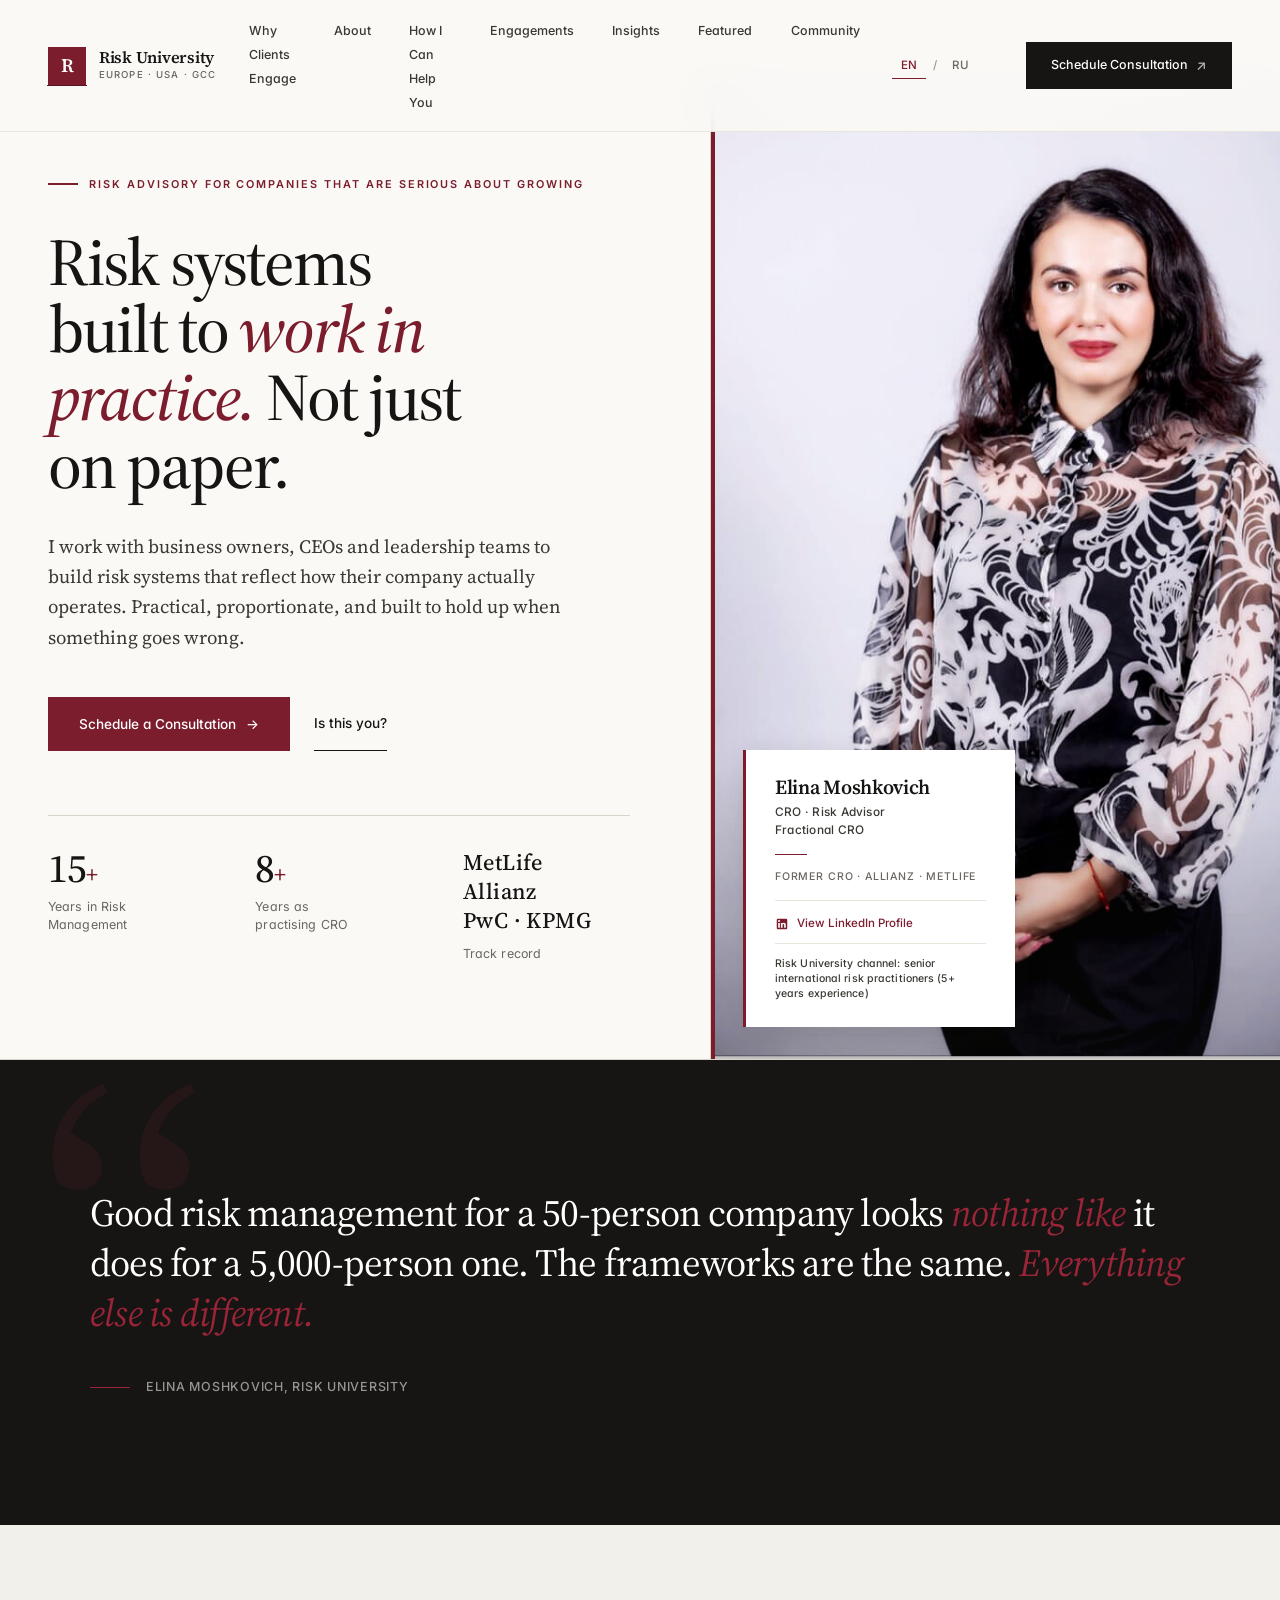
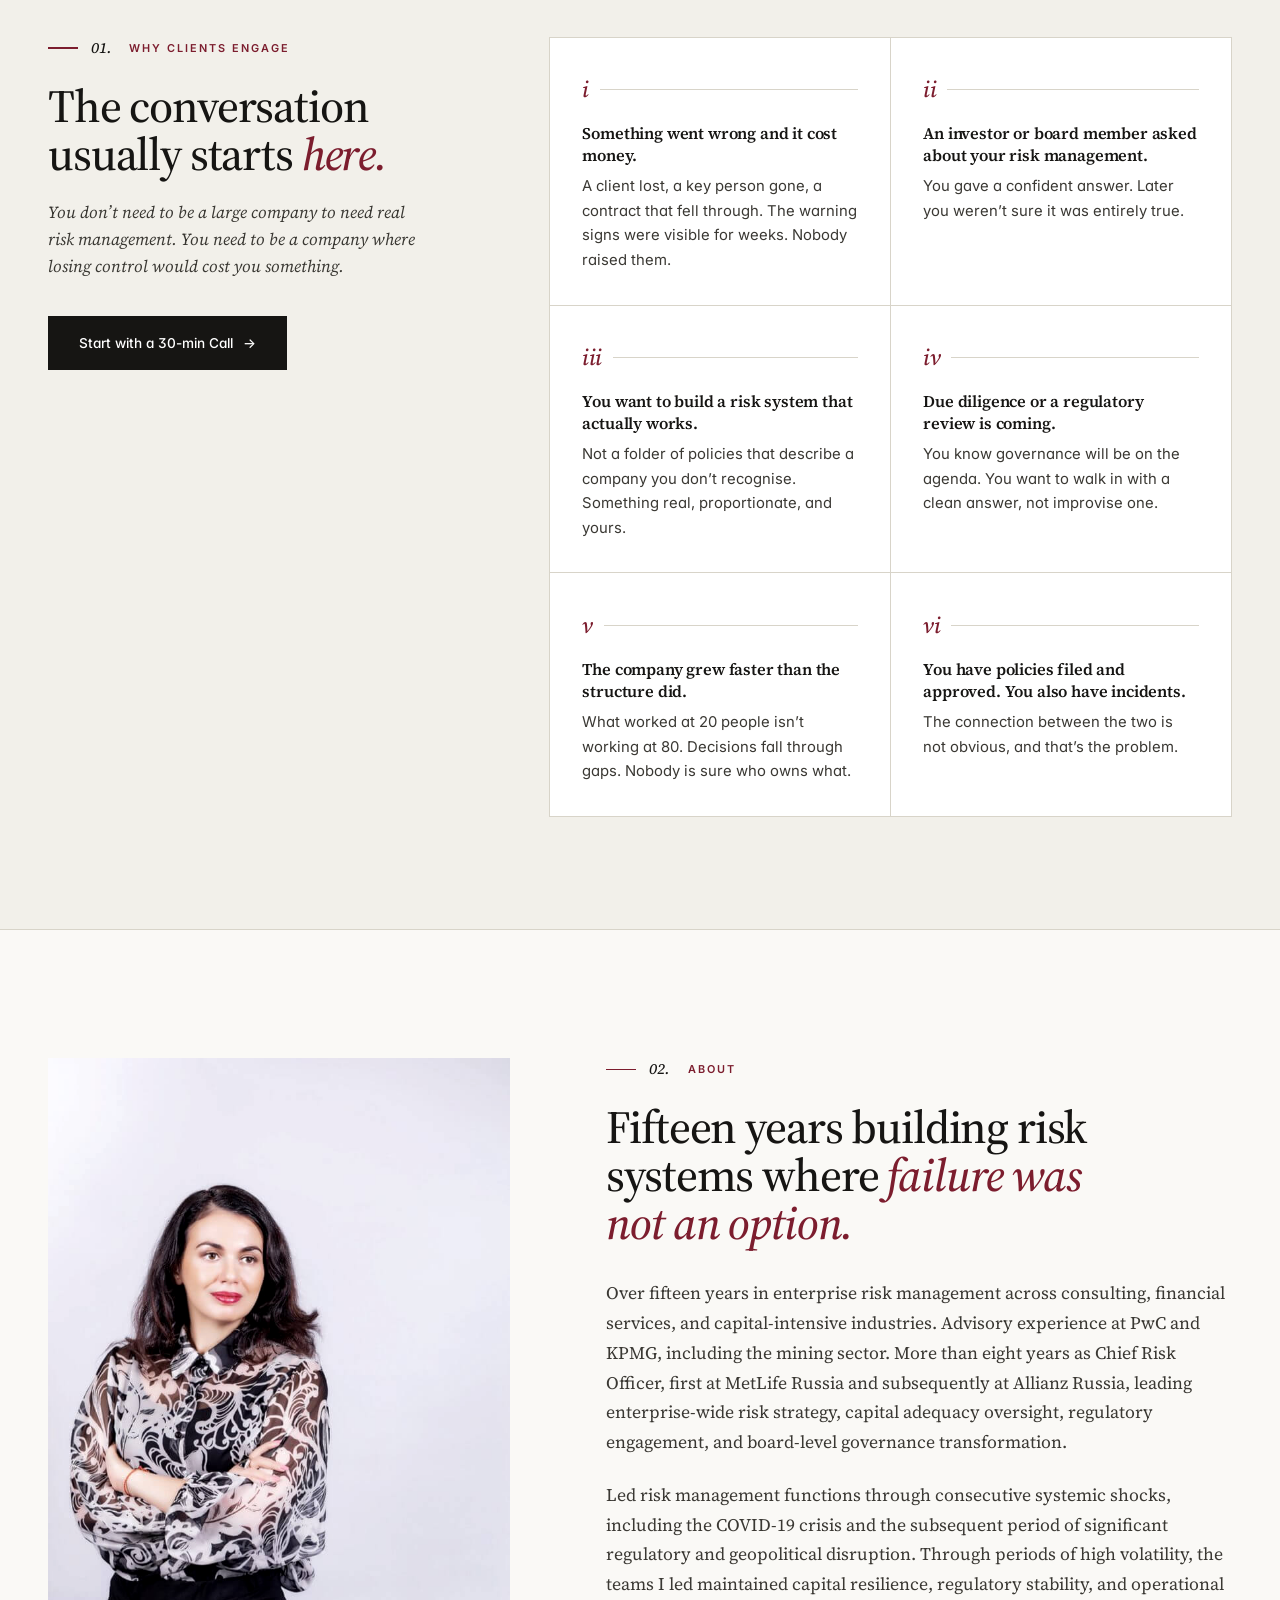
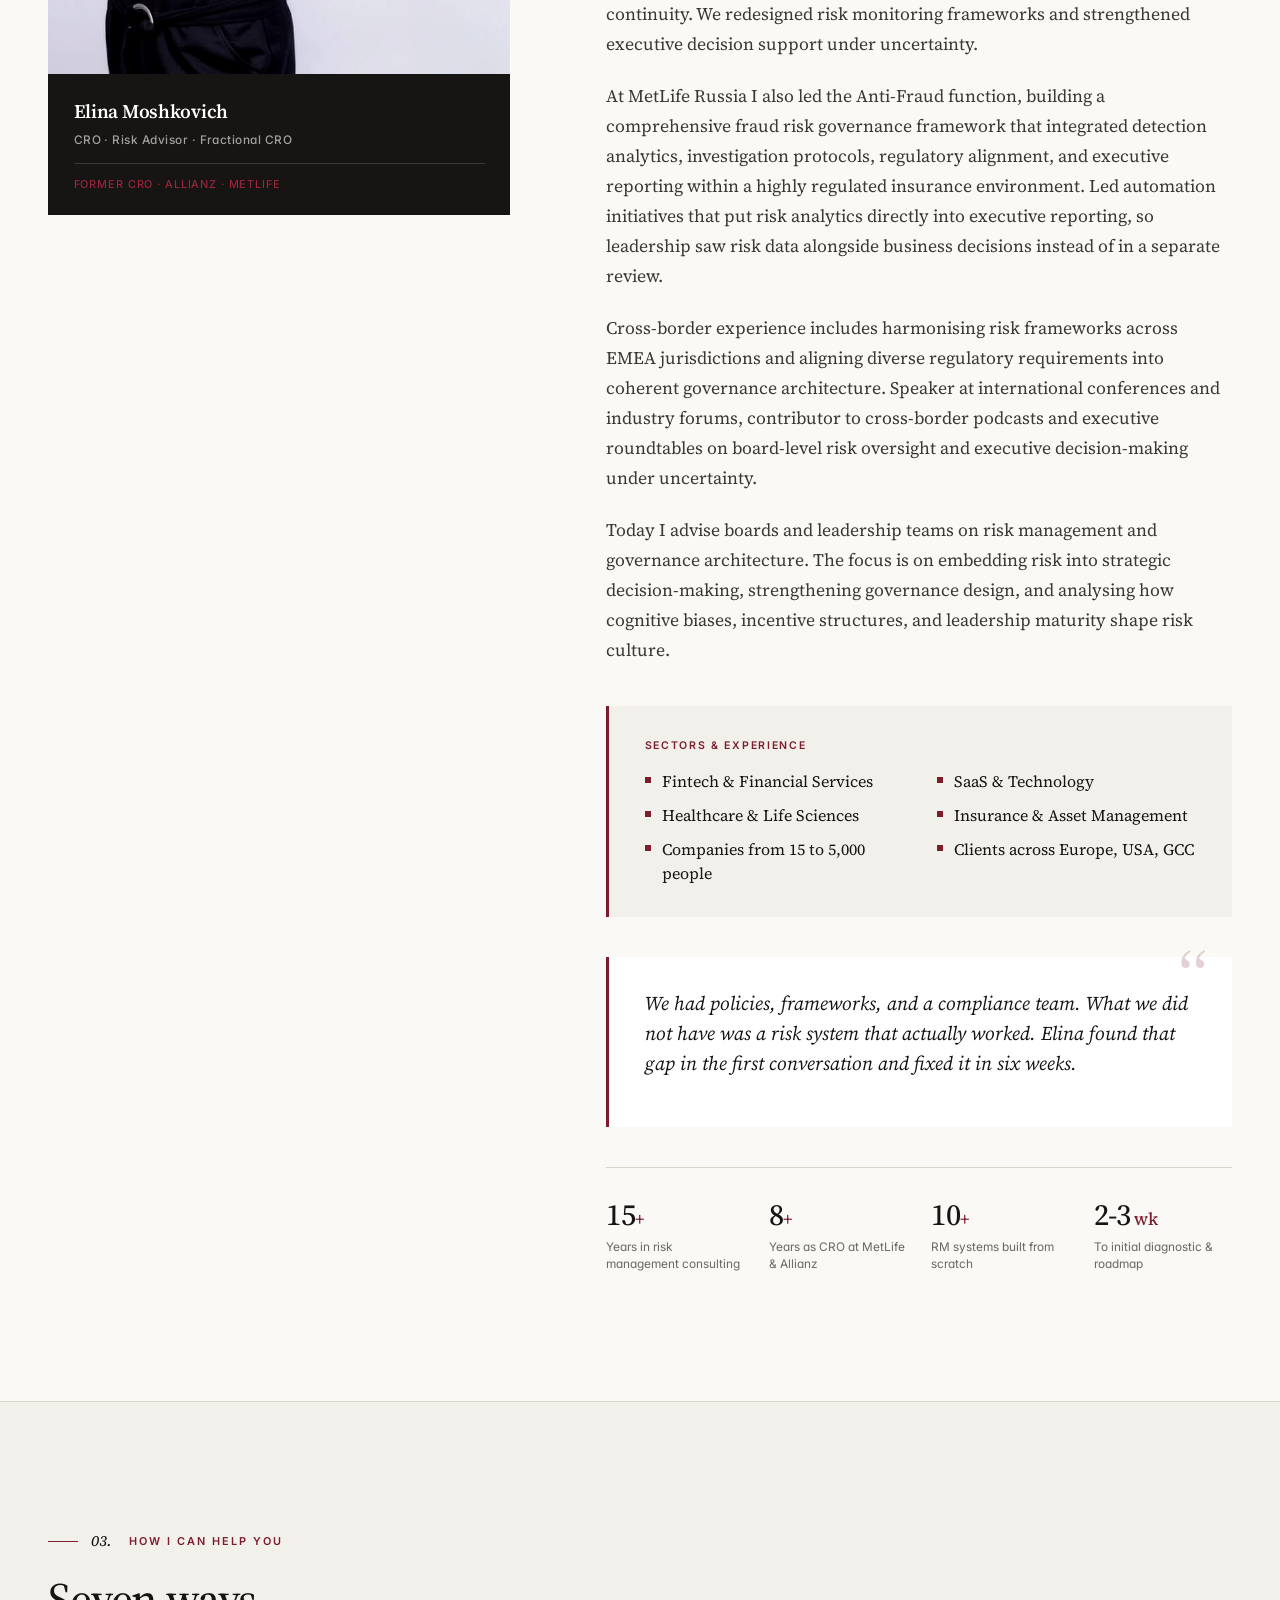
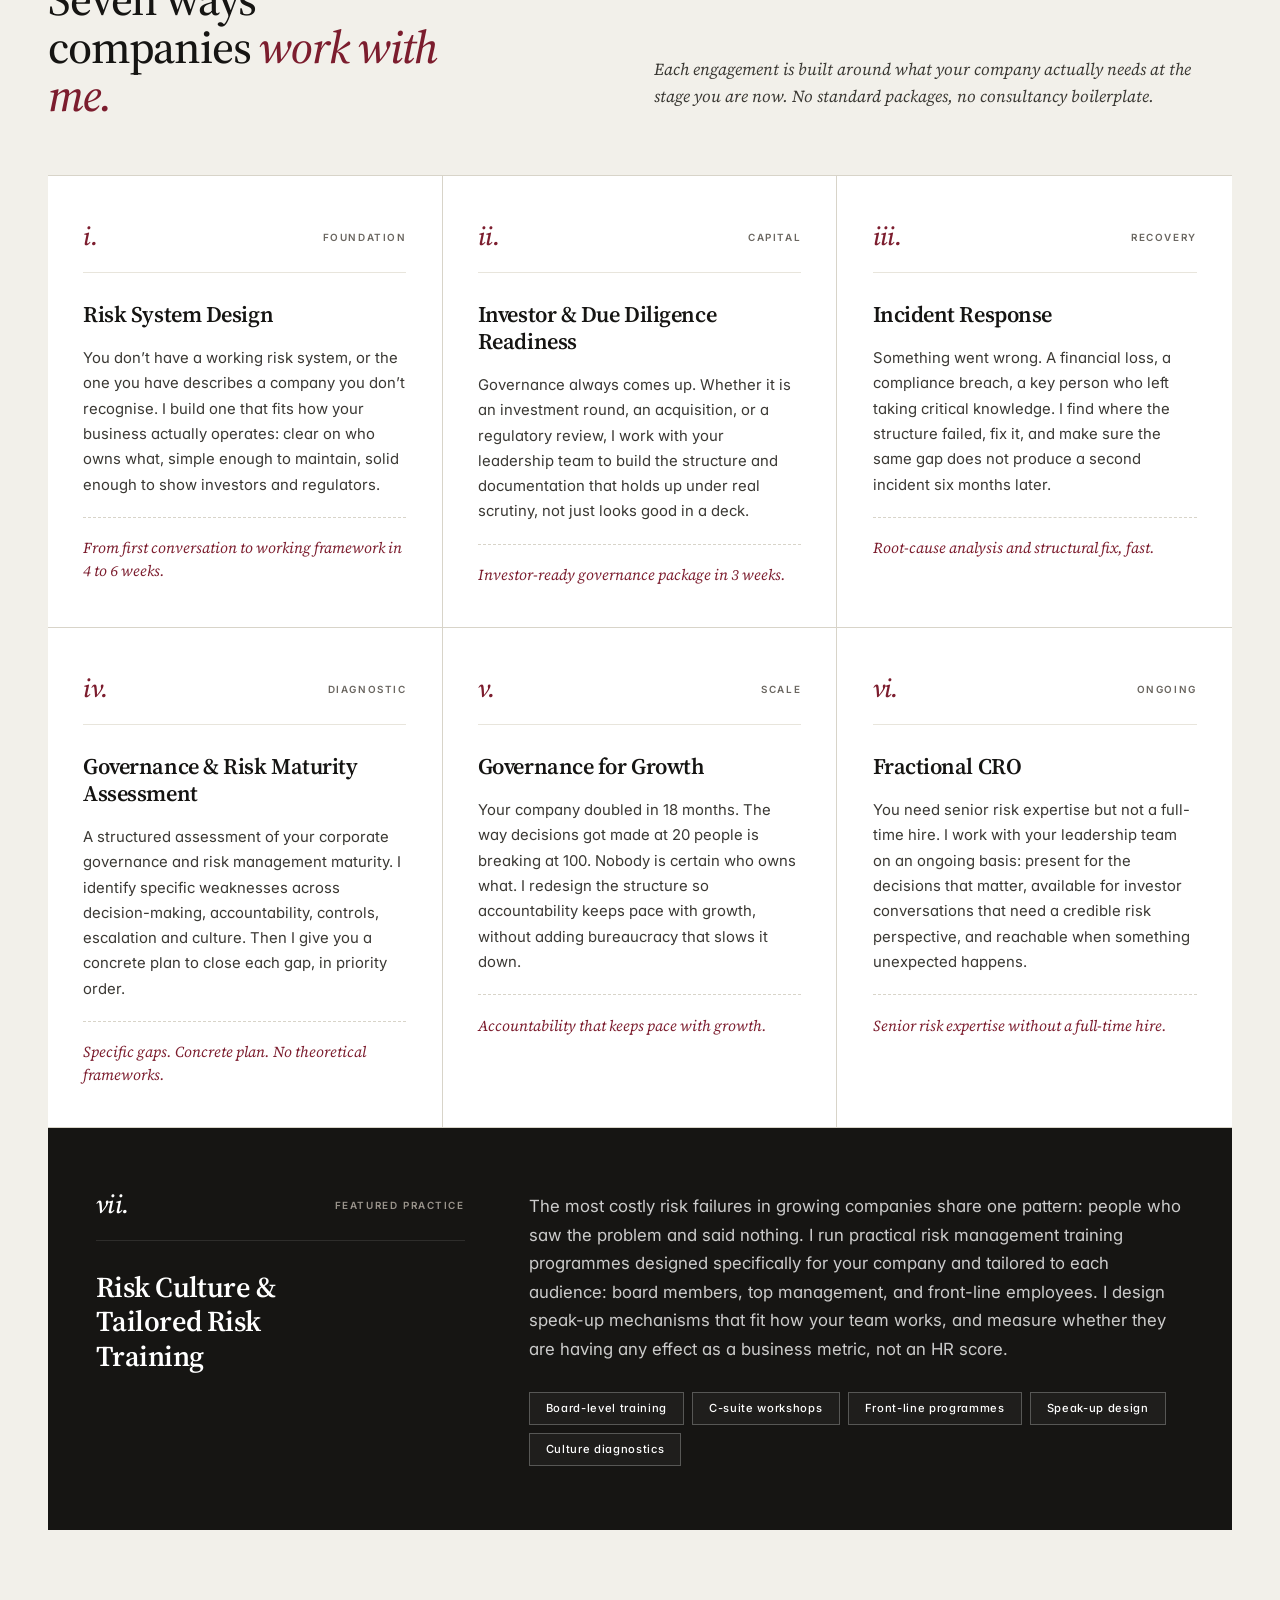
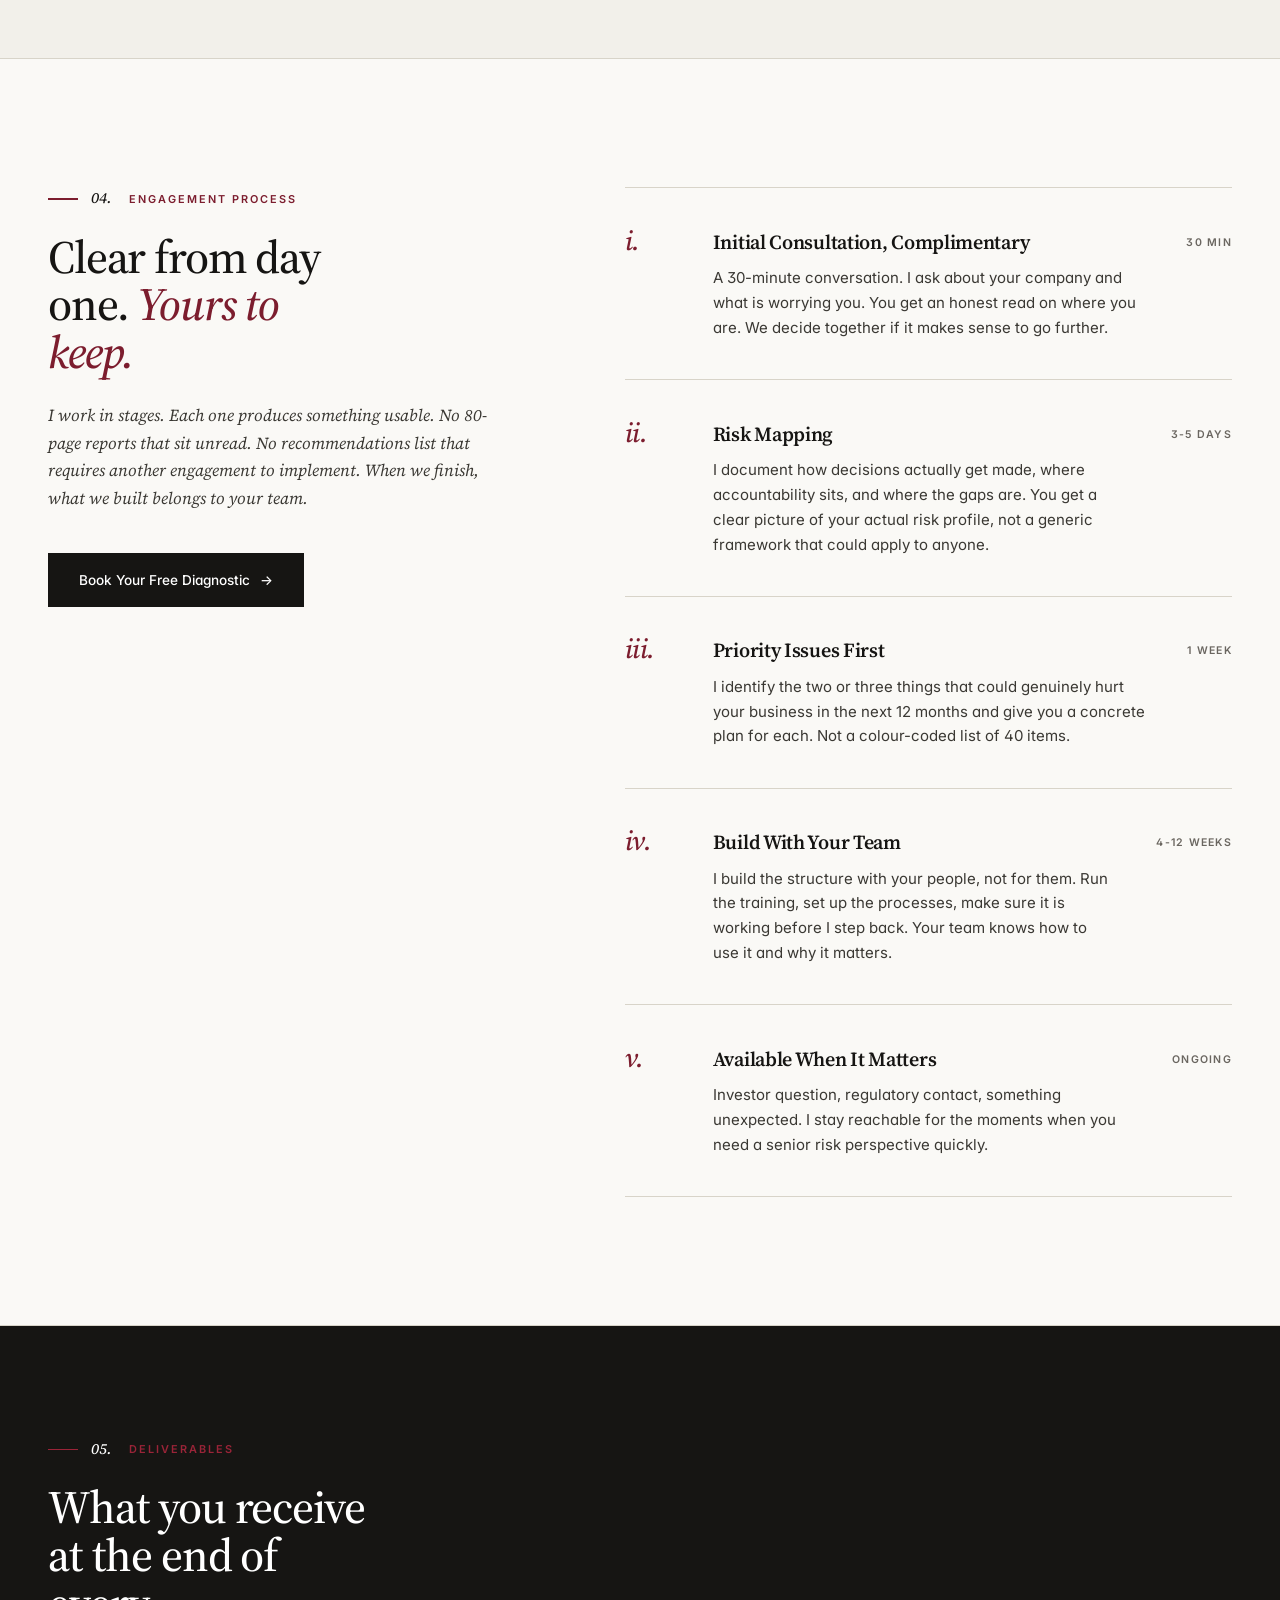
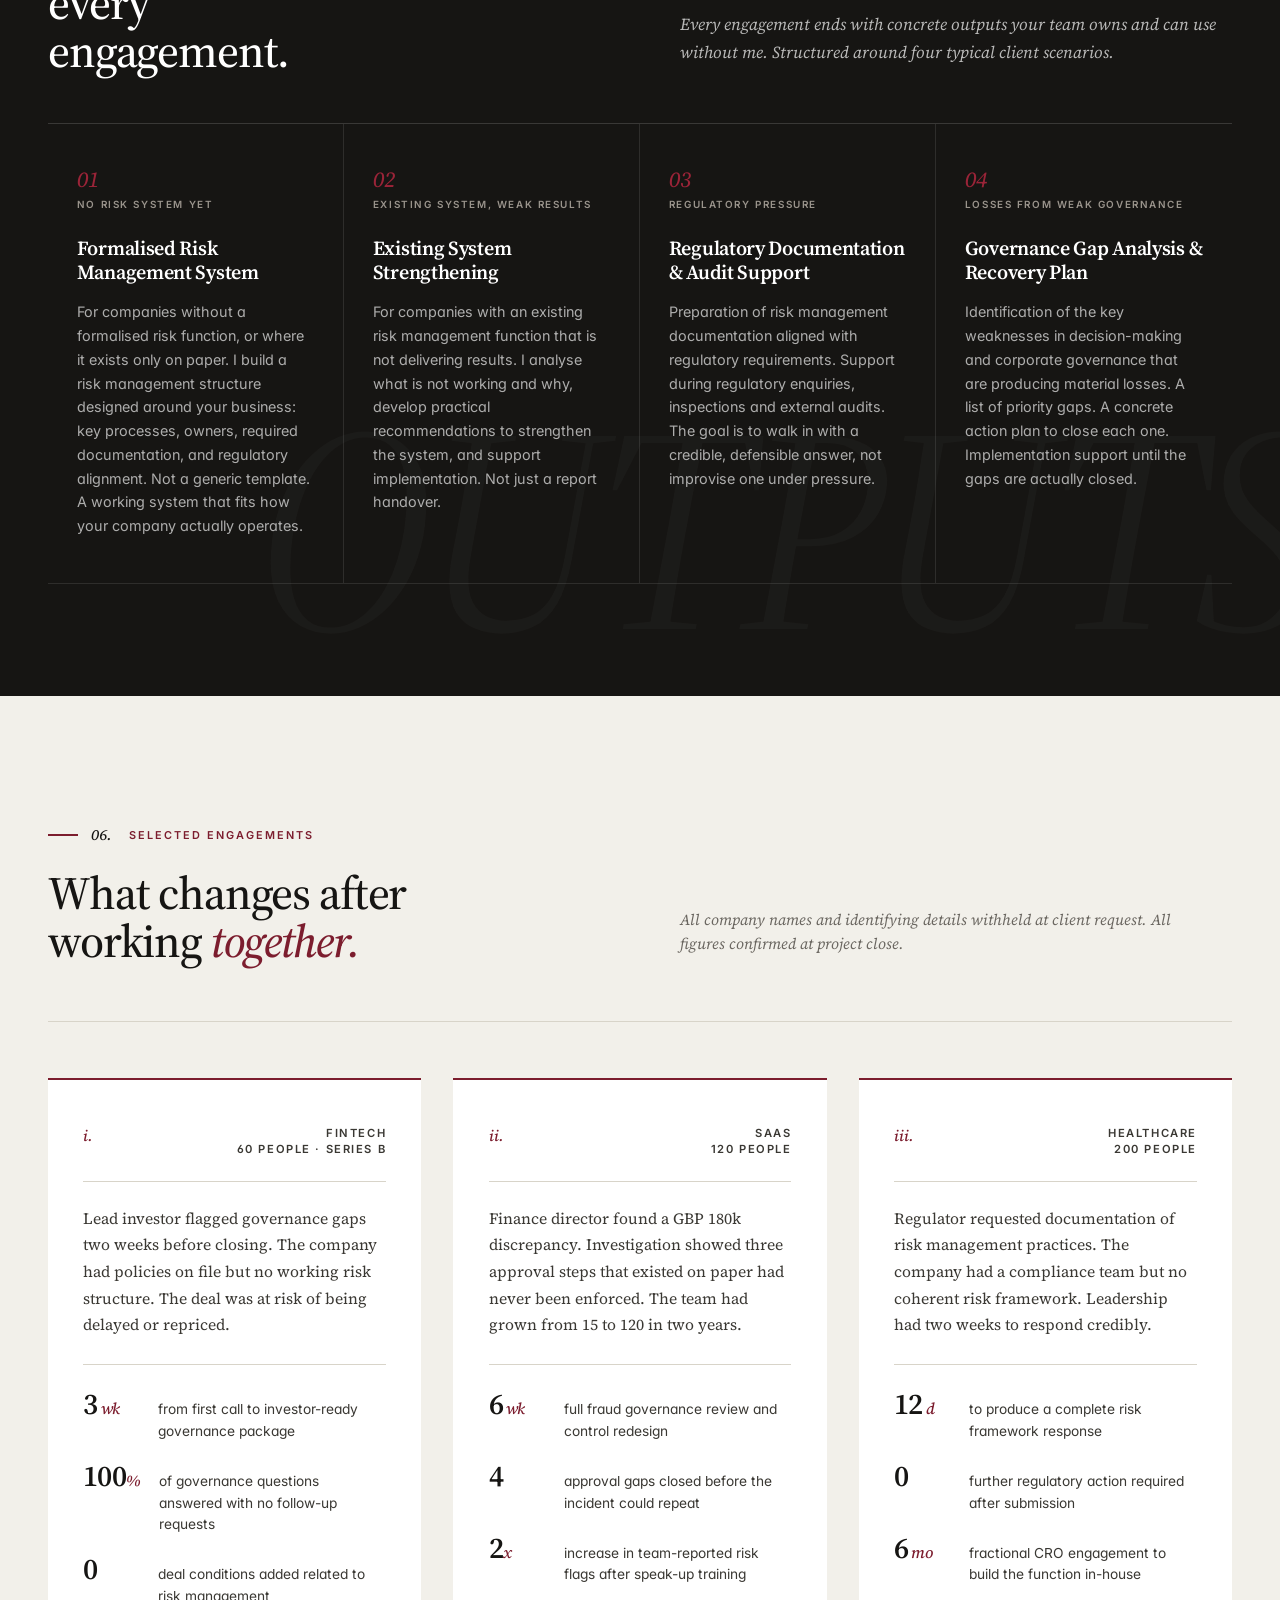
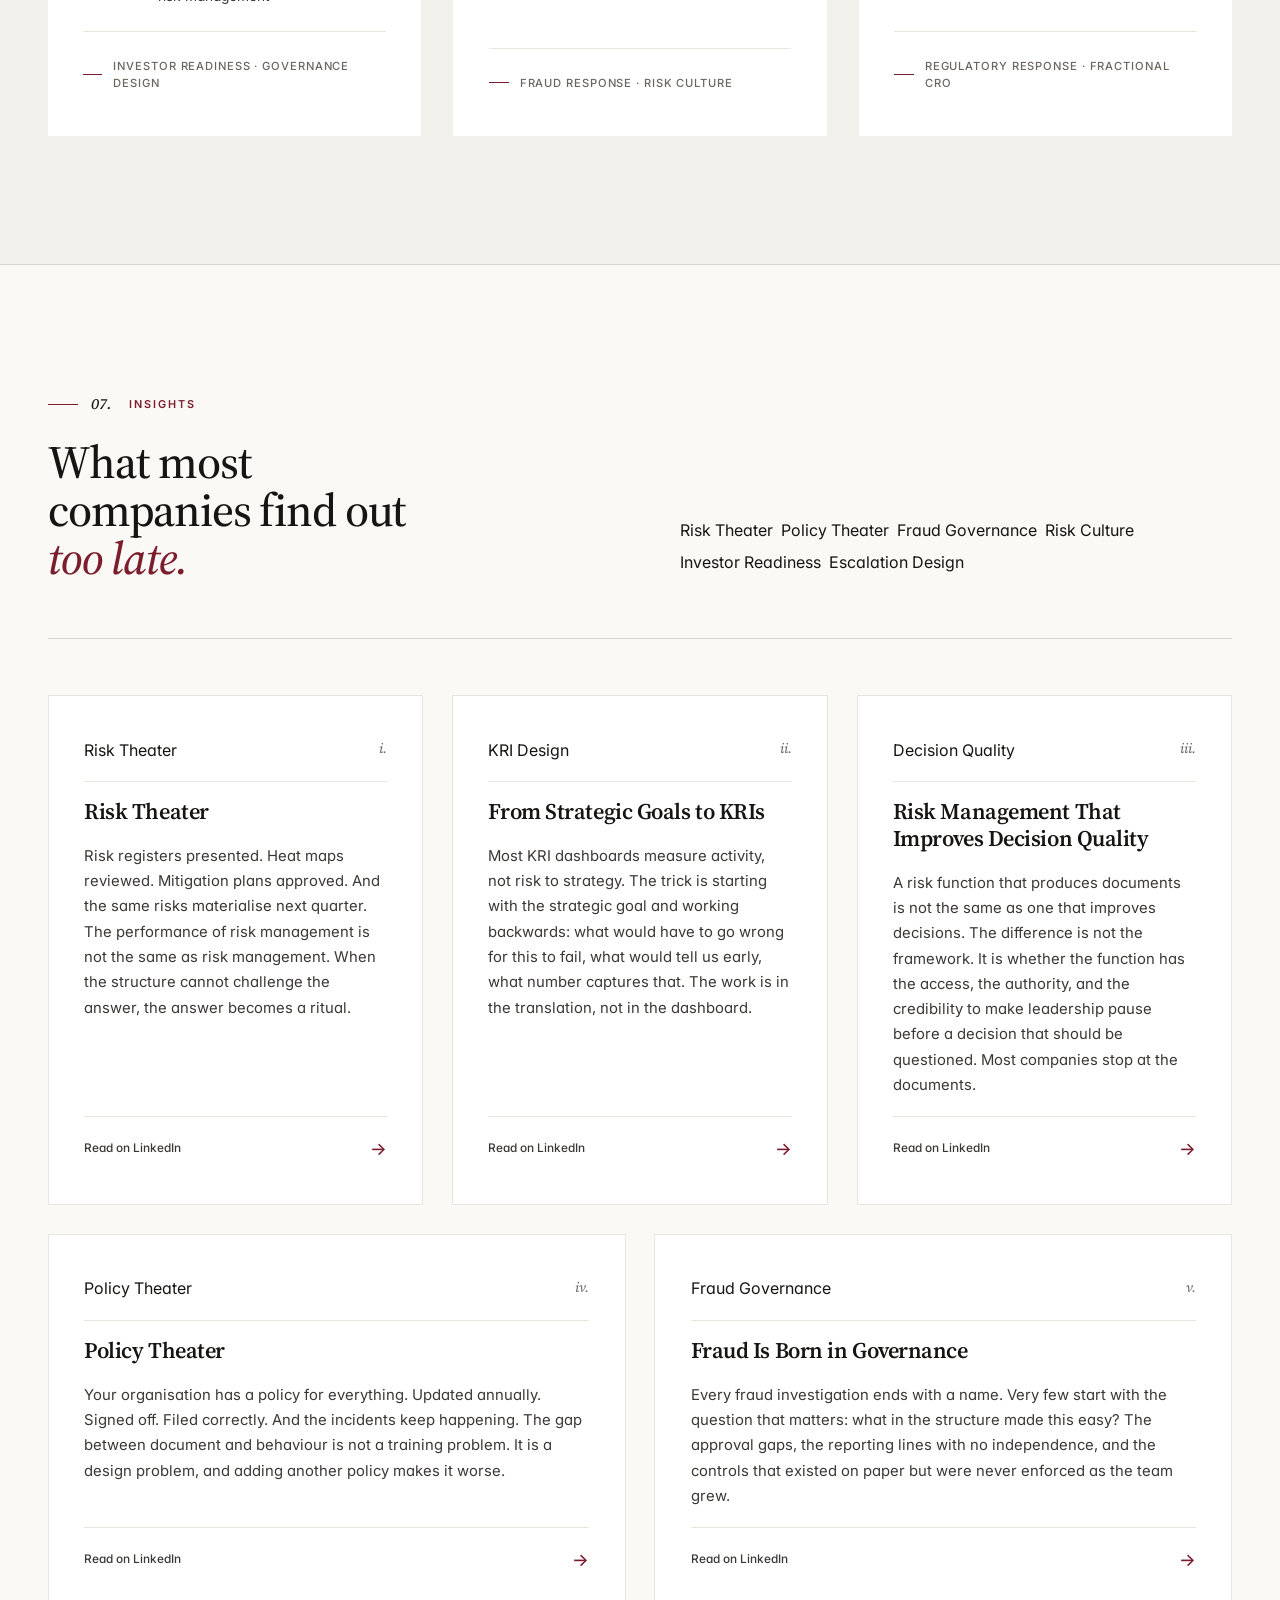
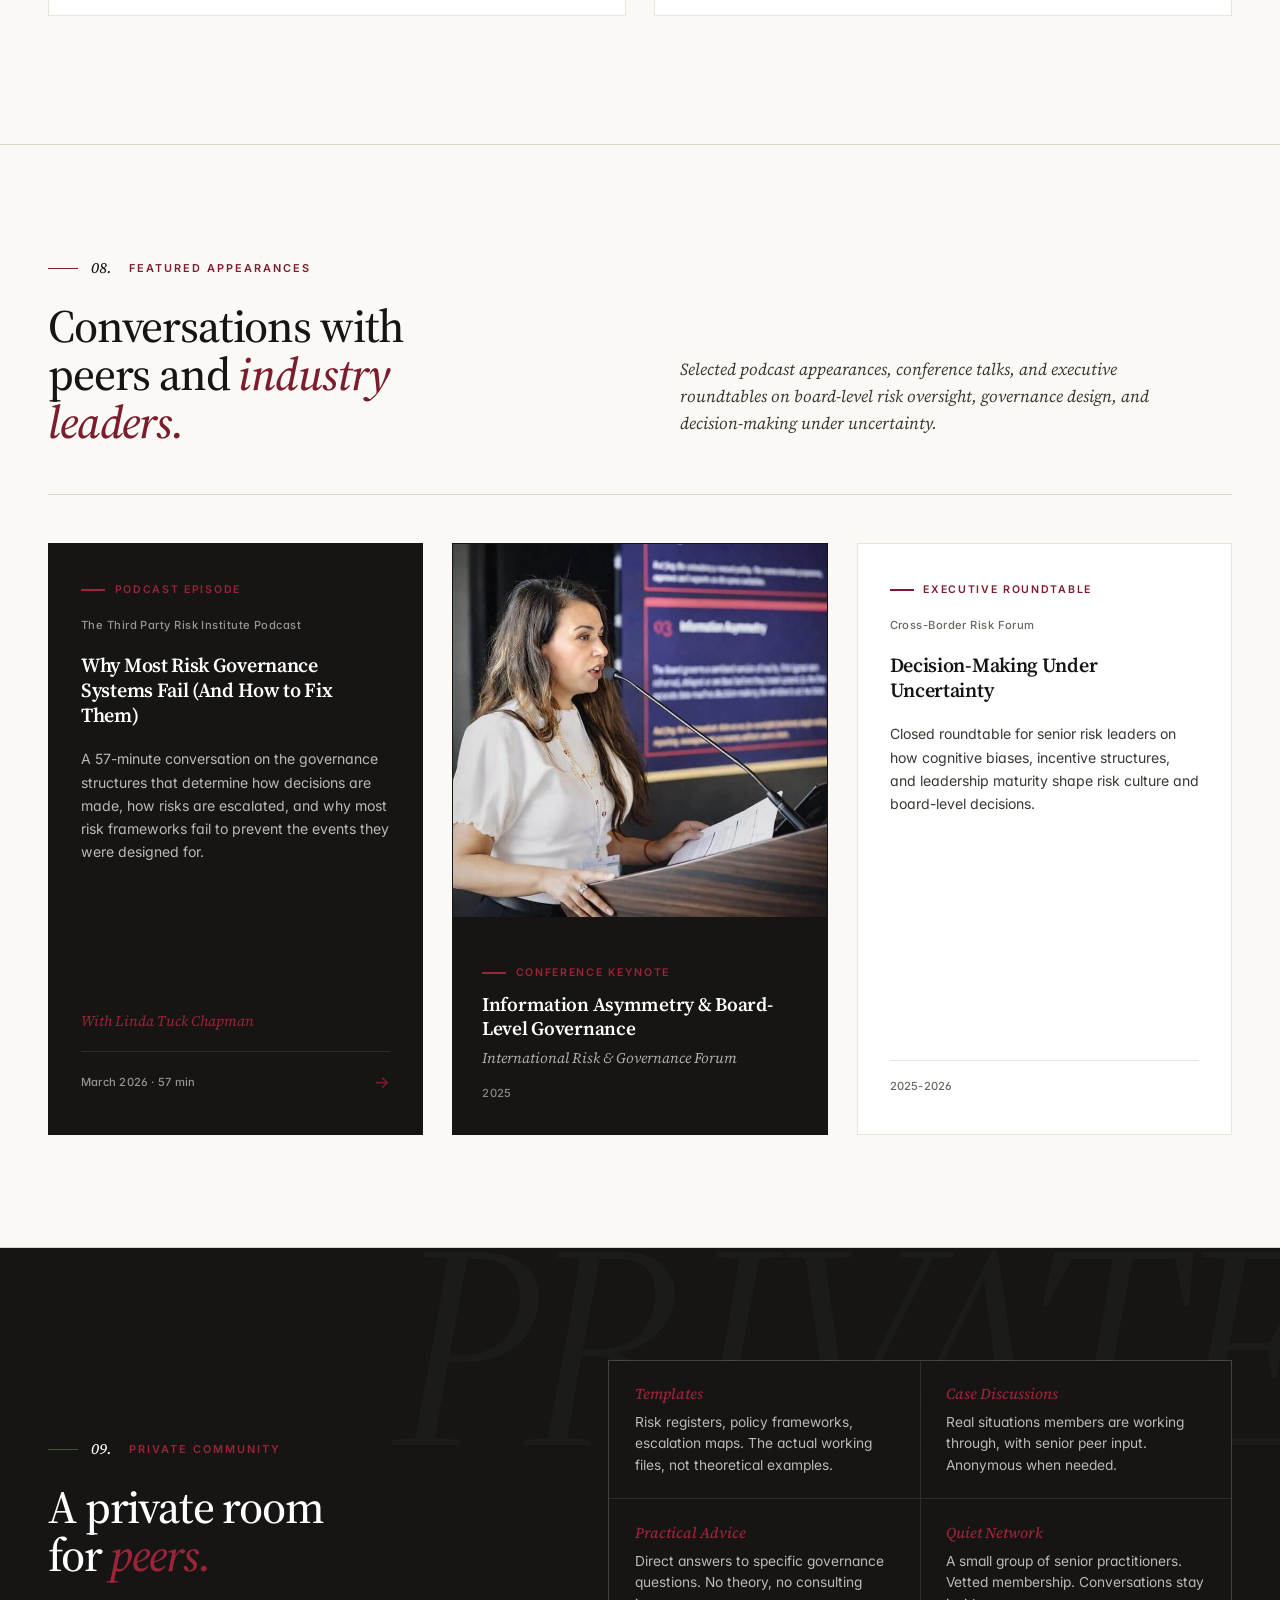
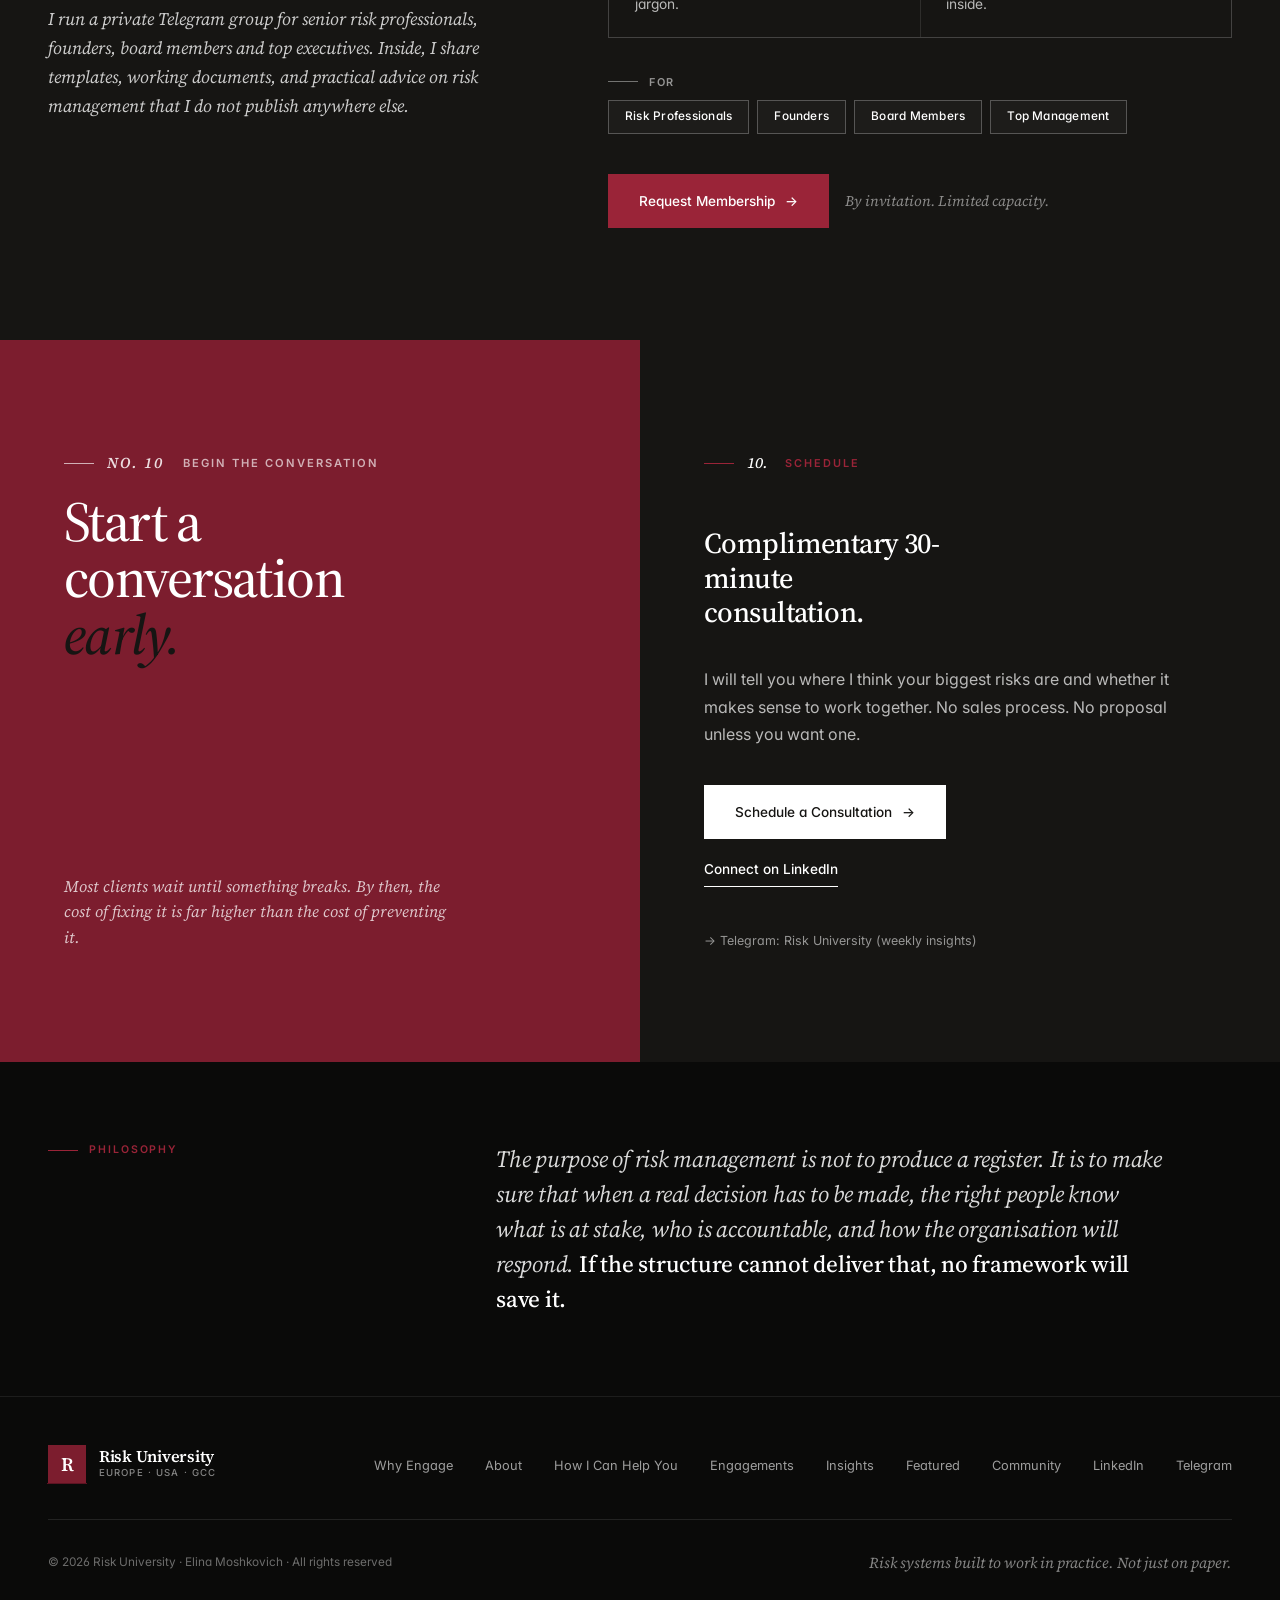
<file: ref/index.html>
<!DOCTYPE html>
<html lang="en">
<head>
<meta charset="UTF-8">
<meta name="viewport" content="width=device-width, initial-scale=1.0">
<title>Risk University · Elina Moshkovich</title>
<meta name="description" content="Independent risk advisory for companies that are serious about growing. Built on COSO ERM and ISO 31000 principles. Europe, USA and GCC.">
<link rel="preconnect" href="https://fonts.googleapis.com">
<link rel="preconnect" href="https://fonts.gstatic.com" crossorigin>
<link href="https://fonts.googleapis.com/css2?family=Inter:wght@300;400;500;600;700&family=Source+Serif+4:opsz,wght@8..60,400;8..60,500;8..60,600;8..60,700&display=swap" rel="stylesheet">
<link rel="stylesheet" href="css/style.css">
</head>
<body>

<!-- MOBILE MENU -->
<div class="mob-menu" id="mobMenu">
  <button class="mob-close" id="mobClose">&#x2715;</button>
  <a href="#triggers" onclick="closeMob()">Why Clients Engage</a>
  <a href="#about" onclick="closeMob()">About</a>
  <a href="#expertise" onclick="closeMob()">How I Can Help You</a>
  <a href="#proof" onclick="closeMob()">Engagements</a>
  <a href="#insights" onclick="closeMob()">Insights</a>
  <a href="#media" onclick="closeMob()">Featured Appearances</a>
  <a href="#community" onclick="closeMob()">Community</a>
  <a href="#contact" onclick="closeMob()" style="color:var(--accent);">Schedule Consultation</a>
</div>

<!-- NAV -->
<nav>
  <div class="nav-inner">
    <a href="#top" class="nb">
      <div class="nb-mark">R</div>
      <div class="nb-text">
        <span class="nb-name">Risk University</span>
        <span class="nb-sub">Europe &middot; USA &middot; GCC</span>
      </div>
    </a>
    <ul class="nl">
      <li><a href="#triggers" data-i18n="nav-1">Why Clients Engage</a></li>
      <li><a href="#about" data-i18n="nav-2">About</a></li>
      <li><a href="#expertise" data-i18n="nav-3">How I Can Help You</a></li>
      <li><a href="#proof" data-i18n="nav-4">Engagements</a></li>
      <li><a href="#insights" data-i18n="nav-5">Insights</a></li>
      <li><a href="#media" data-i18n="nav-media">Featured</a></li>
      <li><a href="#community" data-i18n="nav-6">Community</a></li>
    </ul>
    <div class="lang-toggle">
      <button class="lang-btn active" data-lang="en">EN</button>
      <span class="lang-sep">/</span>
      <button class="lang-btn" data-lang="ru">RU</button>
    </div>
    <a href="#contact" class="nc" data-i18n="nav-cta">Schedule Consultation</a>
    <button type="button" class="ham" onclick="toggleMob()"><span></span><span></span><span></span></button>
  </div>
</nav>

<!-- HERO -->
<section class="hero" id="top">
  <div class="hero-inner">
    <div class="hero-text">
      
      <div class="hero-eyebrow" data-i18n="hero-eyebrow">Risk Advisory for Companies That Are Serious About Growing</div>
      <h1 data-i18n="hero-h1">Risk systems built to <span class="acc">work in practice.</span> Not just on paper.</h1>
      <p class="hero-lead" data-i18n="hero-lead">I work with business owners, CEOs and leadership teams to build risk systems that reflect how their company actually operates. Practical, proportionate, and built to hold up when something goes wrong.</p>
      <div class="hero-cta">
        <a href="#contact" class="btn-primary" data-i18n="hero-cta-1">Schedule a Consultation</a>
        <a href="#triggers" class="btn-text" data-i18n="hero-cta-2">Is this you?</a>
      </div>
      <div class="hero-stats">
        <div><div class="hst-n">15<span class="small">+</span></div><div class="hst-l" data-i18n="hero-st-1">Years in Risk<br>Management</div></div>
        <div><div class="hst-n">8<span class="small">+</span></div><div class="hst-l" data-i18n="hero-st-2">Years as<br>practising CRO</div></div>
        <div><div class="hst-n" style="font-size:1.4rem; line-height:1.3; letter-spacing:.02em;">MetLife<br>Allianz<br>PwC · KPMG</div><div class="hst-l" data-i18n="hero-st-3">Track record</div></div>
      </div>
    </div>
    <div class="hero-photo">
      <img src="img/hero.jpeg" alt="Elina Moshkovich, Chief Risk Officer">
      <div class="hero-photo-card">
        <div class="hpc-name">Elina Moshkovich</div>
        <div class="hpc-role" data-i18n="hpc-role">CRO &middot; Risk Advisor<br>Fractional CRO</div>
        <span class="hpc-line"></span>
        <div class="hpc-cred" data-i18n="hpc-cred">Former CRO &middot; Allianz &middot; MetLife</div>
        <a href="https://www.linkedin.com/in/elina-moshkovich-41397115" target="_blank" class="hpc-linkedin">
          <svg viewBox="0 0 24 24" fill="currentColor"><path d="M19 3a2 2 0 0 1 2 2v14a2 2 0 0 1-2 2H5a2 2 0 0 1-2-2V5a2 2 0 0 1 2-2h14m-.5 15.5v-5.3a3.26 3.26 0 0 0-3.26-3.26c-.85 0-1.84.52-2.32 1.3v-1.11h-2.79v8.37h2.79v-4.93c0-.77.62-1.4 1.39-1.4a1.4 1.4 0 0 1 1.4 1.4v4.93h2.79M6.88 8.56a1.68 1.68 0 0 0 1.68-1.68c0-.93-.75-1.69-1.68-1.69a1.69 1.69 0 0 0-1.69 1.69c0 .93.76 1.68 1.69 1.68m1.39 9.94v-8.37H5.5v8.37h2.77z"/></svg>
          <span data-i18n="hpc-li">View LinkedIn Profile</span>
        </a>
        <div class="hpc-reach" data-i18n="hpc-reach">Risk University channel: senior international risk practitioners (5+ years experience)</div>
      </div>
    </div>
  </div>
</section>



<!-- STATEMENT -->
<section class="statement">
  <div class="statement-inner">
    <p class="statement-text" data-i18n="statement">Good risk management for a 50-person company looks <span class="acc">nothing like</span> it does for a 5,000-person one. The frameworks are the same. <span class="acc">Everything else is different.</span></p>
    <div class="statement-attr" data-i18n="statement-attr">Elina Moshkovich, Risk University</div>
  </div>
</section>

<!-- TRIGGERS -->
<section class="section section-triggers" id="triggers">
  <div class="section-inner">
    <div class="trig-grid">
      <div class="trig-left">
        <div class="eyebrow"><span class="num">01.</span><span data-i18n="eb-1">Why Clients Engage</span></div>
        <h2 class="sh" data-i18n="trig-h">The conversation usually starts <span class="acc">here.</span></h2>
        <p class="trig-sub" data-i18n="trig-sub">You don&rsquo;t need to be a large company to need real risk management. You need to be a company where losing control would cost you something.</p>
        <a href="#contact" class="btn-primary" data-i18n="trig-cta">Start with a 30-min Call</a>
      </div>
      <div class="trig-list">
        <div class="trig-item"><div class="trig-n">i</div><div class="trig-t"><strong data-i18n="trig-1-t">Something went wrong and it cost money.</strong><span data-i18n="trig-1-d">A client lost, a key person gone, a contract that fell through. The warning signs were visible for weeks. Nobody raised them.</span></div></div>
        <div class="trig-item"><div class="trig-n">ii</div><div class="trig-t"><strong data-i18n="trig-2-t">An investor or board member asked about your risk management.</strong><span data-i18n="trig-2-d">You gave a confident answer. Later you weren&rsquo;t sure it was entirely true.</span></div></div>
        <div class="trig-item"><div class="trig-n">iii</div><div class="trig-t"><strong data-i18n="trig-3-t">You want to build a risk system that actually works.</strong><span data-i18n="trig-3-d">Not a folder of policies that describe a company you don&rsquo;t recognise. Something real, proportionate, and yours.</span></div></div>
        <div class="trig-item"><div class="trig-n">iv</div><div class="trig-t"><strong data-i18n="trig-4-t">Due diligence or a regulatory review is coming.</strong><span data-i18n="trig-4-d">You know governance will be on the agenda. You want to walk in with a clean answer, not improvise one.</span></div></div>
        <div class="trig-item"><div class="trig-n">v</div><div class="trig-t"><strong data-i18n="trig-5-t">The company grew faster than the structure did.</strong><span data-i18n="trig-5-d">What worked at 20 people isn&rsquo;t working at 80. Decisions fall through gaps. Nobody is sure who owns what.</span></div></div>
        <div class="trig-item"><div class="trig-n">vi</div><div class="trig-t"><strong data-i18n="trig-6-t">You have policies filed and approved. You also have incidents.</strong><span data-i18n="trig-6-d">The connection between the two is not obvious, and that&rsquo;s the problem.</span></div></div>
      </div>
    </div>
  </div>
</section>

<!-- ABOUT -->
<section class="section section-about" id="about">
  <div class="section-inner">
    <div class="about-grid">
      <div class="about-photo-wrap">
        <img class="about-photo" src="img/about.jpeg" alt="Elina Moshkovich">
        <div class="about-photo-tag">
          <div class="apt-name">Elina Moshkovich</div>
          <div class="apt-role">CRO &middot; Risk Advisor &middot; Fractional CRO</div>
          <div class="apt-line"></div>
          <div class="apt-cred">Former CRO &middot; Allianz &middot; MetLife</div>
        </div>
      </div>
      <div class="about-text">
        <div class="eyebrow"><span class="num">02.</span><span data-i18n="eb-2">About</span></div>
        <h2 class="sh" data-i18n="about-h">Fifteen years building risk systems where <span class="acc">failure was not an option.</span></h2>
        <div class="about-body">
          <p data-i18n="about-p1">Over fifteen years in enterprise risk management across consulting, financial services, and capital-intensive industries. Advisory experience at PwC and KPMG, including the mining sector. More than eight years as Chief Risk Officer, first at MetLife Russia and subsequently at Allianz Russia, leading enterprise-wide risk strategy, capital adequacy oversight, regulatory engagement, and board-level governance transformation.</p>
          <p data-i18n="about-p2">Led risk management functions through consecutive systemic shocks, including the COVID-19 crisis and the subsequent period of significant regulatory and geopolitical disruption. Through periods of high volatility, the teams I led maintained capital resilience, regulatory stability, and operational continuity. We redesigned risk monitoring frameworks and strengthened executive decision support under uncertainty.</p>
          <p data-i18n="about-p3">At MetLife Russia I also led the Anti-Fraud function, building a comprehensive fraud risk governance framework that integrated detection analytics, investigation protocols, regulatory alignment, and executive reporting within a highly regulated insurance environment. Led automation initiatives that put risk analytics directly into executive reporting, so leadership saw risk data alongside business decisions instead of in a separate review.</p>
          <p data-i18n="about-p4">Cross-border experience includes harmonising risk frameworks across EMEA jurisdictions and aligning diverse regulatory requirements into coherent governance architecture. Speaker at international conferences and industry forums, contributor to cross-border podcasts and executive roundtables on board-level risk oversight and executive decision-making under uncertainty.</p>
          <p data-i18n="about-p5">Today I advise boards and leadership teams on risk management and governance architecture. The focus is on embedding risk into strategic decision-making, strengthening governance design, and analysing how cognitive biases, incentive structures, and leadership maturity shape risk culture.</p>
        </div>
        <div class="about-credentials">
          <div class="ac-label" data-i18n="sectors-label">Sectors &amp; Experience</div>
          <div class="ac-list">
            <div class="ac-item" data-i18n="sec-1">Fintech &amp; Financial Services</div>
            <div class="ac-item" data-i18n="sec-2">SaaS &amp; Technology</div>
            <div class="ac-item" data-i18n="sec-3">Healthcare &amp; Life Sciences</div>
            <div class="ac-item" data-i18n="sec-4">Insurance &amp; Asset Management</div>
            <div class="ac-item" data-i18n="sec-5">Companies from 15 to 5,000 people</div>
            <div class="ac-item" data-i18n="sec-6">Clients across Europe, USA, GCC</div>
          </div>
        </div>
        <div class="cq">
          <div class="cq-text" data-i18n="cq-text">We had policies, frameworks, and a compliance team. What we did not have was a risk system that actually worked. Elina found that gap in the first conversation and fixed it in six weeks.</div>
          
        </div>
        <div class="about-stats">
          <div><div class="as-v">15<span class="small">+</span></div><div class="as-l" data-i18n="about-st-1">Years in risk management consulting</div></div>
          <div><div class="as-v">8<span class="small">+</span></div><div class="as-l" data-i18n="about-st-2">Years as CRO at MetLife &amp; Allianz</div></div>
          <div><div class="as-v">10<span class="small">+</span></div><div class="as-l" data-i18n="about-st-3">RM systems built from scratch</div></div>
          <div><div class="as-v">2-3<span class="small"> wk</span></div><div class="as-l" data-i18n="about-st-4">To initial diagnostic &amp; roadmap</div></div>
        </div>
      </div>
    </div>
  </div>
</section>

<!-- EXPERTISE -->
<section class="section section-exp" id="expertise">
  <div class="section-inner">
    <div class="exp-hd">
      <div>
        <div class="eyebrow"><span class="num">03.</span><span data-i18n="eb-3">How I Can Help You</span></div>
        <h2 class="sh" data-i18n="exp-h">Seven ways companies <span class="acc">work with me.</span></h2>
      </div>
      <p class="exp-intro" data-i18n="exp-intro">Each engagement is built around what your company actually needs at the stage you are now. No standard packages, no consultancy boilerplate.</p>
    </div>
    <div class="exp-grid">

      <div class="ec">
        <div class="ec-head"><span class="ec-n">i.</span><span class="ec-cat" data-i18n="ec-1-cat">Foundation</span></div>
        <div class="ec-t" data-i18n="ec-1-t">Risk System Design</div>
        <div class="ec-d" data-i18n="ec-1-d">You don&rsquo;t have a working risk system, or the one you have describes a company you don&rsquo;t recognise. I build one that fits how your business actually operates: clear on who owns what, simple enough to maintain, solid enough to show investors and regulators.</div>
        <div class="ec-pull" data-i18n="ec-1-pull">From first conversation to working framework in 4 to 6 weeks.</div>
      </div>

      <div class="ec">
        <div class="ec-head"><span class="ec-n">ii.</span><span class="ec-cat" data-i18n="ec-2-cat">Capital</span></div>
        <div class="ec-t" data-i18n="ec-2-t">Investor &amp; Due Diligence Readiness</div>
        <div class="ec-d" data-i18n="ec-2-d">Governance always comes up. Whether it is an investment round, an acquisition, or a regulatory review, I work with your leadership team to build the structure and documentation that holds up under real scrutiny, not just looks good in a deck.</div>
        <div class="ec-pull" data-i18n="ec-2-pull">Investor-ready governance package in 3 weeks.</div>
      </div>

      <div class="ec">
        <div class="ec-head"><span class="ec-n">iii.</span><span class="ec-cat" data-i18n="ec-3-cat">Recovery</span></div>
        <div class="ec-t" data-i18n="ec-3-t">Incident Response</div>
        <div class="ec-d" data-i18n="ec-3-d">Something went wrong. A financial loss, a compliance breach, a key person who left taking critical knowledge. I find where the structure failed, fix it, and make sure the same gap does not produce a second incident six months later.</div>
        <div class="ec-pull" data-i18n="ec-3-pull">Root-cause analysis and structural fix, fast.</div>
      </div>

      <div class="ec">
        <div class="ec-head"><span class="ec-n">iv.</span><span class="ec-cat" data-i18n="ec-4-cat">Diagnostic</span></div>
        <div class="ec-t" data-i18n="ec-4-t">Governance &amp; Risk Maturity Assessment</div>
        <div class="ec-d" data-i18n="ec-4-d">A structured assessment of your corporate governance and risk management maturity. I identify specific weaknesses across decision-making, accountability, controls, escalation and culture. Then I give you a concrete plan to close each gap, in priority order.</div>
        <div class="ec-pull" data-i18n="ec-4-pull">Specific gaps. Concrete plan. No theoretical frameworks.</div>
      </div>

      <div class="ec">
        <div class="ec-head"><span class="ec-n">v.</span><span class="ec-cat" data-i18n="ec-5-cat">Scale</span></div>
        <div class="ec-t" data-i18n="ec-5-t">Governance for Growth</div>
        <div class="ec-d" data-i18n="ec-5-d">Your company doubled in 18 months. The way decisions got made at 20 people is breaking at 100. Nobody is certain who owns what. I redesign the structure so accountability keeps pace with growth, without adding bureaucracy that slows it down.</div>
        <div class="ec-pull" data-i18n="ec-5-pull">Accountability that keeps pace with growth.</div>
      </div>

      <div class="ec">
        <div class="ec-head"><span class="ec-n">vi.</span><span class="ec-cat" data-i18n="ec-6-cat">Ongoing</span></div>
        <div class="ec-t" data-i18n="ec-6-t">Fractional CRO</div>
        <div class="ec-d" data-i18n="ec-6-d">You need senior risk expertise but not a full-time hire. I work with your leadership team on an ongoing basis: present for the decisions that matter, available for investor conversations that need a credible risk perspective, and reachable when something unexpected happens.</div>
        <div class="ec-pull" data-i18n="ec-6-pull">Senior risk expertise without a full-time hire.</div>
      </div>

      <div class="ec ec-feat">
        <div>
          <div class="ec-head"><span class="ec-n">vii.</span><span class="ec-cat" data-i18n="ec-7-cat">Featured Practice</span></div>
          <div class="ec-t" data-i18n="ec-7-t">Risk Culture &amp; Tailored Risk Training</div>
        </div>
        <div>
          <div class="ec-d" data-i18n="ec-7-d">The most costly risk failures in growing companies share one pattern: people who saw the problem and said nothing. I run practical risk management training programmes designed specifically for your company and tailored to each audience: board members, top management, and front-line employees. I design speak-up mechanisms that fit how your team works, and measure whether they are having any effect as a business metric, not an HR score.</div>
          <div class="ec-pills">
            <span class="ep" data-i18n="ep-1">Board-level training</span>
            <span class="ep" data-i18n="ep-2">C-suite workshops</span>
            <span class="ep" data-i18n="ep-3">Front-line programmes</span>
            <span class="ep" data-i18n="ep-4">Speak-up design</span>
            <span class="ep" data-i18n="ep-5">Culture diagnostics</span>
          </div>
        </div>
      </div>

    </div>
  </div>
</section>

<!-- METHOD -->
<section class="section section-method" id="methodology">
  <div class="section-inner">
    <div class="method-grid">
      <div class="method-l">
        <div class="eyebrow"><span class="num">04.</span><span data-i18n="eb-4">Engagement Process</span></div>
        <h2 class="sh" data-i18n="method-h">Clear from day one. <span class="acc">Yours to keep.</span></h2>
        <p class="method-body" data-i18n="method-body">I work in stages. Each one produces something usable. No 80-page reports that sit unread. No recommendations list that requires another engagement to implement. When we finish, what we built belongs to your team.</p>
        <a href="#contact" class="btn-primary" data-i18n="method-cta">Book Your Free Diagnostic</a>
      </div>
      <div class="method-r">
        <div class="steps">
          <div class="step">
            <div class="step-bar"></div>
            <div class="step-n">i.</div>
            <div class="step-content">
              <div class="step-t" data-i18n="step-1-t">Initial Consultation, Complimentary</div>
              <div class="step-d" data-i18n="step-1-d">A 30-minute conversation. I ask about your company and what is worrying you. You get an honest read on where you are. We decide together if it makes sense to go further.</div>
            </div>
            <div class="step-time" data-i18n="step-1-time">30 min</div>
          </div>
          <div class="step">
            <div class="step-bar"></div>
            <div class="step-n">ii.</div>
            <div class="step-content">
              <div class="step-t" data-i18n="step-2-t">Risk Mapping</div>
              <div class="step-d" data-i18n="step-2-d">I document how decisions actually get made, where accountability sits, and where the gaps are. You get a clear picture of your actual risk profile, not a generic framework that could apply to anyone.</div>
            </div>
            <div class="step-time" data-i18n="step-2-time">3-5 days</div>
          </div>
          <div class="step">
            <div class="step-bar"></div>
            <div class="step-n">iii.</div>
            <div class="step-content">
              <div class="step-t" data-i18n="step-3-t">Priority Issues First</div>
              <div class="step-d" data-i18n="step-3-d">I identify the two or three things that could genuinely hurt your business in the next 12 months and give you a concrete plan for each. Not a colour-coded list of 40 items.</div>
            </div>
            <div class="step-time" data-i18n="step-3-time">1 week</div>
          </div>
          <div class="step">
            <div class="step-bar"></div>
            <div class="step-n">iv.</div>
            <div class="step-content">
              <div class="step-t" data-i18n="step-4-t">Build With Your Team</div>
              <div class="step-d" data-i18n="step-4-d">I build the structure with your people, not for them. Run the training, set up the processes, make sure it is working before I step back. Your team knows how to use it and why it matters.</div>
            </div>
            <div class="step-time" data-i18n="step-4-time">4-12 weeks</div>
          </div>
          <div class="step">
            <div class="step-bar"></div>
            <div class="step-n">v.</div>
            <div class="step-content">
              <div class="step-t" data-i18n="step-5-t">Available When It Matters</div>
              <div class="step-d" data-i18n="step-5-d">Investor question, regulatory contact, something unexpected. I stay reachable for the moments when you need a senior risk perspective quickly.</div>
            </div>
            <div class="step-time" data-i18n="step-5-time">Ongoing</div>
          </div>
        </div>
      </div>
    </div>
  </div>
</section>

<!-- DELIVERABLES -->
<section class="section-deliv">
  <div class="deliv-inner">
    <div class="deliv-hd">
      <div>
        <div class="eyebrow"><span class="num">05.</span><span data-i18n="eb-5">Deliverables</span></div>
        <h2 class="sh" data-i18n="deliv-h">What you receive at the end of every engagement.</h2>
      </div>
      <div class="deliv-hd-r" data-i18n="deliv-r">Every engagement ends with concrete outputs your team owns and can use without me. Structured around four typical client scenarios.</div>
    </div>
    <div class="deliv-grid">
      <div class="di">
        <div class="di-num">01</div>
        <div class="di-label" data-i18n="di-1-l">No risk system yet</div>
        <div class="di-t" data-i18n="di-1-t">Formalised Risk Management System</div>
        <div class="di-d" data-i18n="di-1-d">For companies without a formalised risk function, or where it exists only on paper. I build a risk management structure designed around your business: key processes, owners, required documentation, and regulatory alignment. Not a generic template. A working system that fits how your company actually operates.</div>
      </div>
      <div class="di">
        <div class="di-num">02</div>
        <div class="di-label" data-i18n="di-2-l">Existing system, weak results</div>
        <div class="di-t" data-i18n="di-2-t">Existing System Strengthening</div>
        <div class="di-d" data-i18n="di-2-d">For companies with an existing risk management function that is not delivering results. I analyse what is not working and why, develop practical recommendations to strengthen the system, and support implementation. Not just a report handover.</div>
      </div>
      <div class="di">
        <div class="di-num">03</div>
        <div class="di-label" data-i18n="di-3-l">Regulatory pressure</div>
        <div class="di-t" data-i18n="di-3-t">Regulatory Documentation &amp; Audit Support</div>
        <div class="di-d" data-i18n="di-3-d">Preparation of risk management documentation aligned with regulatory requirements. Support during regulatory enquiries, inspections and external audits. The goal is to walk in with a credible, defensible answer, not improvise one under pressure.</div>
      </div>
      <div class="di">
        <div class="di-num">04</div>
        <div class="di-label" data-i18n="di-4-l">Losses from weak governance</div>
        <div class="di-t" data-i18n="di-4-t">Governance Gap Analysis &amp; Recovery Plan</div>
        <div class="di-d" data-i18n="di-4-d">Identification of the key weaknesses in decision-making and corporate governance that are producing material losses. A list of priority gaps. A concrete action plan to close each one. Implementation support until the gaps are actually closed.</div>
      </div>
    </div>
  </div>
</section>

<!-- PROOF -->
<section class="section section-proof" id="proof">
  <div class="section-inner">
    <div class="proof-hd">
      <div>
        <div class="eyebrow"><span class="num">06.</span><span data-i18n="eb-6">Selected Engagements</span></div>
        <h2 class="sh" data-i18n="proof-h">What changes after working <span class="acc">together.</span></h2>
      </div>
      <p class="proof-note" data-i18n="proof-note">All company names and identifying details withheld at client request. All figures confirmed at project close.</p>
    </div>
    <div class="cases">
      <div class="case">
        <div class="cs-head">
          <div class="cs-num">i.</div>
          <div class="cs" data-i18n="case-1-cs">Fintech<br>60 People · Series B</div>
        </div>
        <div class="csit" data-i18n="case-1-situation">Lead investor flagged governance gaps two weeks before closing. The company had policies on file but no working risk structure. The deal was at risk of being delayed or repriced.</div>
        <div class="crs">
          <div class="cr"><div class="cn">3<span class="small"> wk</span></div><div class="cd" data-i18n="case-1-r1-d">from first call to investor-ready governance package</div></div>
          <div class="cr"><div class="cn">100<span class="small">%</span></div><div class="cd" data-i18n="case-1-r2-d">of governance questions answered with no follow-up requests</div></div>
          <div class="cr"><div class="cn">0</div><div class="cd" data-i18n="case-1-r3-d">deal conditions added related to risk management</div></div>
        </div>
        <div class="cf" data-i18n="case-1-cf">Investor Readiness &middot; Governance Design</div>
      </div>
      <div class="case">
        <div class="cs-head">
          <div class="cs-num">ii.</div>
          <div class="cs" data-i18n="case-2-cs">SaaS<br>120 People</div>
        </div>
        <div class="csit" data-i18n="case-2-situation">Finance director found a GBP 180k discrepancy. Investigation showed three approval steps that existed on paper had never been enforced. The team had grown from 15 to 120 in two years.</div>
        <div class="crs">
          <div class="cr"><div class="cn">6<span class="small"> wk</span></div><div class="cd" data-i18n="case-2-r1-d">full fraud governance review and control redesign</div></div>
          <div class="cr"><div class="cn">4</div><div class="cd" data-i18n="case-2-r2-d">approval gaps closed before the incident could repeat</div></div>
          <div class="cr"><div class="cn">2<span class="small">x</span></div><div class="cd" data-i18n="case-2-r3-d">increase in team-reported risk flags after speak-up training</div></div>
        </div>
        <div class="cf" data-i18n="case-2-cf">Fraud Response &middot; Risk Culture</div>
      </div>
      <div class="case">
        <div class="cs-head">
          <div class="cs-num">iii.</div>
          <div class="cs" data-i18n="case-3-cs">Healthcare<br>200 People</div>
        </div>
        <div class="csit" data-i18n="case-3-situation">Regulator requested documentation of risk management practices. The company had a compliance team but no coherent risk framework. Leadership had two weeks to respond credibly.</div>
        <div class="crs">
          <div class="cr"><div class="cn">12<span class="small"> d</span></div><div class="cd" data-i18n="case-3-r1-d">to produce a complete risk framework response</div></div>
          <div class="cr"><div class="cn">0</div><div class="cd" data-i18n="case-3-r2-d">further regulatory action required after submission</div></div>
          <div class="cr"><div class="cn">6<span class="small"> mo</span></div><div class="cd" data-i18n="case-3-r3-d">fractional CRO engagement to build the function in-house</div></div>
        </div>
        <div class="cf" data-i18n="case-3-cf">Regulatory Response &middot; Fractional CRO</div>
      </div>
    </div>
  </div>
</section>

<!-- INSIGHTS -->
<section class="section section-insights" id="insights">
  <div class="section-inner">
    <div class="ins-hd">
      <div>
        <div class="eyebrow"><span class="num">07.</span><span data-i18n="eb-7">Insights</span></div>
        <h2 class="sh" data-i18n="ins-h">What most companies find out <span class="acc">too late.</span></h2>
      </div>
      <div class="tags-row">
        <span class="tag on">Risk Theater</span>
        <span class="tag on">Policy Theater</span>
        <span class="tag">Fraud Governance</span>
        <span class="tag">Risk Culture</span>
        <span class="tag">Investor Readiness</span>
        <span class="tag">Escalation Design</span>
      </div>
    </div>
    <div class="posts">
      <a href="https://www.linkedin.com/posts/elina-moshkovich-41397115_governance-boardeffectiveness-riskmanagement-share-7419806316895895553-YcZz" target="_blank" class="post">
        <div class="pc-head">
          <div class="pc" data-i18n="post-1-c">Risk Theater</div>
          <div class="p-num">i.</div>
        </div>
        <div class="pt" data-i18n="post-1-t">Risk Theater</div>
        <div class="px" data-i18n="post-1-d">Risk registers presented. Heat maps reviewed. Mitigation plans approved. And the same risks materialise next quarter. The performance of risk management is not the same as risk management. When the structure cannot challenge the answer, the answer becomes a ritual.</div>
        <div class="pf"><span data-i18n="post-read">Read on LinkedIn</span><span class="pa">&rarr;</span></div>
      </a>
      <a href="https://www.linkedin.com/posts/elina-moshkovich-41397115_riskmanagement-governance-cro-share-7452290477904691201-qJ_m" target="_blank" class="post">
        <div class="pc-head">
          <div class="pc" data-i18n="post-4-c">KRI Design</div>
          <div class="p-num">ii.</div>
        </div>
        <div class="pt" data-i18n="post-4-t">From Strategic Goals to KRIs</div>
        <div class="px" data-i18n="post-4-d">Most KRI dashboards measure activity, not risk to strategy. The trick is starting with the strategic goal and working backwards: what would have to go wrong for this to fail, what would tell us early, what number captures that. The work is in the translation, not in the dashboard.</div>
        <div class="pf"><span data-i18n="post-read">Read on LinkedIn</span><span class="pa">&rarr;</span></div>
      </a>
      <a href="https://www.linkedin.com/posts/elina-moshkovich-41397115_riskmanagement-rm2-governance-share-7454169487253135361--UuZ" target="_blank" class="post">
        <div class="pc-head">
          <div class="pc" data-i18n="post-5-c">Decision Quality</div>
          <div class="p-num">iii.</div>
        </div>
        <div class="pt" data-i18n="post-5-t">Risk Management That Improves Decision Quality</div>
        <div class="px" data-i18n="post-5-d">A risk function that produces documents is not the same as one that improves decisions. The difference is not the framework. It is whether the function has the access, the authority, and the credibility to make leadership pause before a decision that should be questioned. Most companies stop at the documents.</div>
        <div class="pf"><span data-i18n="post-read">Read on LinkedIn</span><span class="pa">&rarr;</span></div>
      </a>
      <a href="https://www.linkedin.com/posts/elina-moshkovich-41397115_riskmanagement-cro-riskculture-share-7429852234730852352-Y9F3" target="_blank" class="post">
        <div class="pc-head">
          <div class="pc" data-i18n="post-2-c">Policy Theater</div>
          <div class="p-num">iv.</div>
        </div>
        <div class="pt" data-i18n="post-2-t">Policy Theater</div>
        <div class="px" data-i18n="post-2-d">Your organisation has a policy for everything. Updated annually. Signed off. Filed correctly. And the incidents keep happening. The gap between document and behaviour is not a training problem. It is a design problem, and adding another policy makes it worse.</div>
        <div class="pf"><span data-i18n="post-read">Read on LinkedIn</span><span class="pa">&rarr;</span></div>
      </a>
      <a href="https://www.linkedin.com/posts/elina-moshkovich-41397115_fraud-is-born-in-governance-ugcPost-7445429119082967040-hWhb" target="_blank" class="post">
        <div class="pc-head">
          <div class="pc" data-i18n="post-3-c">Fraud Governance</div>
          <div class="p-num">v.</div>
        </div>
        <div class="pt" data-i18n="post-3-t">Fraud Is Born in Governance</div>
        <div class="px" data-i18n="post-3-d">Every fraud investigation ends with a name. Very few start with the question that matters: what in the structure made this easy? The approval gaps, the reporting lines with no independence, and the controls that existed on paper but were never enforced as the team grew.</div>
        <div class="pf"><span data-i18n="post-read">Read on LinkedIn</span><span class="pa">&rarr;</span></div>
      </a>
    </div>
  </div>
</section>



<!-- FEATURED APPEARANCES -->
<section class="section-media" id="media">
  <div class="media-inner">
    <div class="media-hd">
      <div>
        <div class="eyebrow"><span class="num">08.</span><span data-i18n="eb-media">Featured Appearances</span></div>
        <h2 class="sh" data-i18n="media-h">Conversations with peers and <span class="acc">industry leaders.</span></h2>
      </div>
      <p class="media-intro" data-i18n="media-intro">Selected podcast appearances, conference talks, and executive roundtables on board-level risk oversight, governance design, and decision-making under uncertainty.</p>
    </div>

    <div class="media-grid">

      <a href="https://www.buzzsprout.com/2512103/episodes/18835401" target="_blank" class="media-card media-card-featured">
        <div class="mc-type"><span data-i18n="mc-1-type">Podcast Episode</span></div>
        <div class="mc-platform" data-i18n="mc-1-platform">The Third Party Risk Institute Podcast</div>
        <div class="mc-title" data-i18n="mc-1-title">Why Most Risk Governance Systems Fail (And How to Fix Them)</div>
        <div class="mc-desc" data-i18n="mc-1-desc">A 57-minute conversation on the governance structures that determine how decisions are made, how risks are escalated, and why most risk frameworks fail to prevent the events they were designed for.</div>
        <div class="mc-host" data-i18n="mc-1-host">With Linda Tuck Chapman</div>
        <div class="mc-meta">
          <span data-i18n="mc-1-date">March 2026 · 57 min</span>
          <span class="mc-arrow">&rarr;</span>
        </div>
      </a>

      <div class="media-card media-card-photo">
        <img class="mcp-img" src="img/speaker.jpeg" alt="Elina Moshkovich speaking at conference">
        <div class="mcp-content">
          <div class="mcp-type"><span data-i18n="mc-2-type">Conference Keynote</span></div>
          <div class="mcp-title" data-i18n="mc-2-title">Information Asymmetry &amp; Board-Level Governance</div>
          <div class="mcp-platform" data-i18n="mc-2-platform">International Risk &amp; Governance Forum</div>
          <div class="mcp-date" data-i18n="mc-2-date">2025</div>
        </div>
      </div>

      <div class="media-card">
        <div class="mc-type"><span data-i18n="mc-3-type">Executive Roundtable</span></div>
        <div class="mc-platform" data-i18n="mc-3-platform">Cross-Border Risk Forum</div>
        <div class="mc-title" data-i18n="mc-3-title">Decision-Making Under Uncertainty</div>
        <div class="mc-desc" data-i18n="mc-3-desc">Closed roundtable for senior risk leaders on how cognitive biases, incentive structures, and leadership maturity shape risk culture and board-level decisions.</div>
        <div class="mc-meta">
          <span data-i18n="mc-3-date">2025-2026</span>
        </div>
      </div>

    </div>
  </div>
</section>

<!-- COMMUNITY -->
<section class="community" id="community">
  <div class="community-inner">
    <div class="community-l">
      <div class="eyebrow"><span class="num">09.</span><span data-i18n="eb-8">Private Community</span></div>
      <h2 class="sh" data-i18n="comm-h">A private room for <span class="acc">peers.</span></h2>
      <p class="community-text" data-i18n="comm-text">I run a private Telegram group for senior risk professionals, founders, board members and top executives. Inside, I share templates, working documents, and practical advice on risk management that I do not publish anywhere else.</p>
    </div>
    <div class="community-r">
      <div class="community-features">
        <div class="cf-item">
          <div class="cf-label" data-i18n="cf-1-l">Templates</div>
          <div class="cf-text" data-i18n="cf-1-t">Risk registers, policy frameworks, escalation maps. The actual working files, not theoretical examples.</div>
        </div>
        <div class="cf-item">
          <div class="cf-label" data-i18n="cf-2-l">Case Discussions</div>
          <div class="cf-text" data-i18n="cf-2-t">Real situations members are working through, with senior peer input. Anonymous when needed.</div>
        </div>
        <div class="cf-item">
          <div class="cf-label" data-i18n="cf-3-l">Practical Advice</div>
          <div class="cf-text" data-i18n="cf-3-t">Direct answers to specific governance questions. No theory, no consulting jargon.</div>
        </div>
        <div class="cf-item">
          <div class="cf-label" data-i18n="cf-4-l">Quiet Network</div>
          <div class="cf-text" data-i18n="cf-4-t">A small group of senior practitioners. Vetted membership. Conversations stay inside.</div>
        </div>
      </div>
      <div class="community-audience" data-i18n="comm-aud">For</div>
      <div class="community-aud-list">
        <span class="aud-chip" data-i18n="aud-1">Risk Professionals</span>
        <span class="aud-chip" data-i18n="aud-2">Founders</span>
        <span class="aud-chip" data-i18n="aud-3">Board Members</span>
        <span class="aud-chip" data-i18n="aud-4">Top Management</span>
      </div>
      <div class="community-cta">
        <a href="https://t.me/ellin_mos" target="_blank" class="btn-tg" data-i18n="comm-cta">Request Membership</a>
        <span class="community-note" data-i18n="comm-note">By invitation. Limited capacity.</span>
      </div>
    </div>
  </div>
</section>

<!-- CTA -->
<section class="section-cta" id="contact">
  <div class="cta-l">
    <div>
      <div class="cta-l-meta"><span class="cta-l-num">No. 10</span><span data-i18n="cta-meta">Begin the conversation</span></div>
      <h2 data-i18n="cta-h">Start a conversation <span class="ital">early.</span></h2>
    </div>
    <div class="cta-l-bottom" data-i18n="cta-bottom">Most clients wait until something breaks. By then, the cost of fixing it is far higher than the cost of preventing it.</div>
  </div>
  <div class="cta-r">
    <div class="eyebrow"><span class="num">10.</span><span data-i18n="eb-9">Schedule</span></div>
    <h3 data-i18n="cta-h3">Complimentary 30-minute consultation.</h3>
    <p class="cta-sub" data-i18n="cta-sub">I will tell you where I think your biggest risks are and whether it makes sense to work together. No sales process. No proposal unless you want one.</p>
    <div class="cta-actions">
      <a href="mailto:Elina.Moshkovich@gmail.com" class="btn-light" data-i18n="cta-btn-1">Schedule a Consultation</a>
      <a href="https://www.linkedin.com/in/elina-moshkovich-41397115" target="_blank" class="btn-light-text" data-i18n="cta-btn-2">Connect on LinkedIn</a>
    </div>
    <a href="https://t.me/riskuniversity" target="_blank" class="tg-link" data-i18n="cta-tg">&#x2192; Telegram: Risk University (weekly insights)</a>
  </div>
</section>

<!-- FOOTER -->
<footer>
  <div class="foot-philosophy">
    <div class="fp-inner">
      <div class="fp-label" data-i18n="fp-label">Philosophy</div>
      <div class="fp-text" data-i18n="fp-text">The purpose of risk management is not to produce a register. It is to make sure that when a real decision has to be made, the right people know what is at stake, who is accountable, and how the organisation will respond. <strong>If the structure cannot deliver that, no framework will save it.</strong></div>
    </div>
  </div>
  <div class="foot-main">
    <div class="fm-inner">
      <div class="ft">
        <a href="#top" class="nb">
          <div class="nb-mark">R</div>
          <div class="nb-text">
            <span class="nb-name" style="color:var(--paper);">Risk University</span>
            <span class="nb-sub" style="color:rgba(255,255,255,.5);">Europe &middot; USA &middot; GCC</span>
          </div>
        </a>
        <ul class="fl">
          <li><a href="#triggers">Why Engage</a></li>
          <li><a href="#about" data-i18n="nav-2">About</a></li>
          <li><a href="#expertise" data-i18n="nav-3">How I Can Help You</a></li>
          <li><a href="#proof" data-i18n="nav-4">Engagements</a></li>
          <li><a href="#insights" data-i18n="nav-5">Insights</a></li>
          <li><a href="#media" data-i18n="nav-media">Featured</a></li>
      <li><a href="#community" data-i18n="nav-6">Community</a></li>
          <li><a href="https://www.linkedin.com/in/elina-moshkovich-41397115" target="_blank">LinkedIn</a></li>
          <li><a href="https://t.me/riskuniversity" target="_blank">Telegram</a></li>
        </ul>
      </div>
      <div class="fb2">
        <span class="fcp">&copy; 2026 Risk University &middot; Elina Moshkovich &middot; All rights reserved</span>
        <span class="ftg" data-i18n="footer-tag">Risk systems built to work in practice. Not just on paper.</span>
      </div>
    </div>
  </div>
</footer>

<script>
function toggleMob(){document.getElementById('mobMenu').classList.toggle('open');}
function closeMob(){document.getElementById('mobMenu').classList.remove('open');}
document.getElementById('mobClose').onclick=closeMob;

// Subtle reveal on scroll
const observer = new IntersectionObserver((entries) => {
  entries.forEach(entry => {
    if (entry.isIntersecting) {
      entry.target.style.opacity = '1';
      entry.target.style.transform = 'translateY(0)';
    }
  });
}, { threshold: 0.05, rootMargin: '0px 0px -40px 0px' });

document.querySelectorAll('.ec, .case, .post, .di, .trig-item').forEach((el, i) => {
  el.style.opacity = '0';
  el.style.transform = 'translateY(20px)';
  el.style.transition = 'opacity 0.6s ease ' + (i * 0.04) + 's, transform 0.6s ease ' + (i * 0.04) + 's';
  observer.observe(el);
});
</script>

<script>
// ============ I18N ============
const i18n = {
  en: {},
  ru: {
    // Navigation
    'nav-1': 'Поводы для обращения',
    'nav-2': 'Обо мне',
    'nav-3': 'Мои услуги',
    'nav-4': 'Кейсы',
    'nav-5': 'Публикации',
    'nav-media': 'Выступления',
    'nav-6': 'Telegram-группа',
    'nav-cta': 'Запланировать звонок',

    // Hero
    'hero-eyebrow': 'Управление рисками для компаний, которые серьёзно относятся к росту',
    'hero-h1': 'Системы управления рисками, <span class="acc">работающие на практике.</span> А не только на бумаге.',
    'hero-lead': 'Работаю с собственниками, генеральными директорами и руководящими командами. Выстраиваю системы управления рисками, которые отражают реальные процессы компании. Практичные, соразмерные масштабу бизнеса и устойчивые в кризис.',
    'hero-cta-1': 'Запланировать звонок',
    'hero-cta-2': 'Это про вас?',
    'hero-st-1': 'Лет в риск-<br>менеджменте',
    'hero-st-2': 'Лет в роли<br>CRO',
    'hero-st-3': 'Послужной список',

    // Hero photo card
    'hpc-role': 'CRO · Риск-консультант<br>Fractional CRO',
    'hpc-cred': 'Бывший CRO · Allianz · MetLife',
    'hpc-li': 'Профиль LinkedIn',
    'hpc-reach': 'Канал Risk University: международные риск-практики уровня senior с опытом от 5 лет',

    // Statement
    'statement': 'Управление рисками в компании на 50 человек устроено <span class="acc">принципиально иначе,</span> чем в компании на 5 000. Фреймворки те же. <span class="acc">Всё остальное другое.</span>',
    'statement-attr': 'Элина Мошкович, Risk University',

    // Section 01: Triggers
    'eb-1': 'Поводы для обращения',
    'trig-h': 'Обычно обращаются в <span class="acc">одной из этих ситуаций.</span>',
    'trig-sub': 'Реальная система управления рисками нужна не только крупным компаниям. Она нужна там, где потеря контроля будет стоить дорого.',
    'trig-cta': 'Запланировать звонок',

    'trig-1-t': 'Произошёл инцидент, который стоил вам дорого.',
    'trig-1-d': 'Потеряли клиента. Ушёл ключевой сотрудник. Сорвался контракт. Сигналы были видны давно, но никто не эскалировал потенциальную проблему.',
    'trig-2-t': 'Инвестор или член совета директоров задал вопрос о системе управления рисками.',
    'trig-2-d': 'Вы дали уверенный ответ. Позже усомнились в его точности.',
    'trig-3-t': 'Вы хотите построить систему управления рисками, которая действительно работает.',
    'trig-3-d': 'Не формальный процесс из десятка политик, не работающих на практике. Реальную систему, соразмерную бизнесу, вашу.',
    'trig-4-t': 'Предстоит due diligence или регуляторная проверка.',
    'trig-4-d': 'Вы знаете, что вопросы корпоративного управления окажутся на повестке. Хотите зайти в проверку с подготовленным ответом, а не импровизировать.',
    'trig-5-t': 'Компания выросла быстрее, чем её структура.',
    'trig-5-d': 'То, что работало при 20 сотрудниках, не работает при 80. Нет чёткого понимания, как устроен процесс принятия решений и кто за них отвечает.',
    'trig-6-t': 'Политики утверждены, а инциденты продолжаются.',
    'trig-6-d': 'Между документами и реальной практикой нет видимой связи. В этом и заключается проблема.',

    // Section 02: About
    'eb-2': 'Обо мне',
    'about-h': 'Пятнадцать лет построения систем управления рисками <span class="acc">в международных компаниях.</span>',
    'about-p1': 'Более пятнадцати лет в корпоративном управлении рисками: консалтинг, финансовые услуги, страхование. Консалтинговый опыт в PwC и KPMG, в том числе в горнодобывающем секторе. Более восьми лет в роли Chief Risk Officer: сначала в MetLife Russia, затем в Allianz Russia. Руководила корпоративной риск-стратегией, надзором за достаточностью капитала, взаимодействием с регуляторами и трансформацией корпоративного управления на уровне совета директоров.',
    'about-p2': 'Возглавляла функции управления рисками в течение последовательных системных кризисов, включая пандемию COVID-19 и последующий период значительных регуляторных и геополитических изменений. В периоды высокой волатильности команды под моим руководством обеспечивали устойчивость капитала, регуляторную стабильность и операционную непрерывность. Перестраивали системы риск-мониторинга и усиливали поддержку решений высшего руководства в условиях неопределённости.',
    'about-p3': 'В MetLife Russia возглавляла функцию противодействия мошенничеству. Выстроила комплексную систему управления риском мошенничества: аналитика выявления, протоколы расследований, согласование с регуляторами, отчётность для руководства в строго регулируемой страховой среде. Руководила инициативами по автоматизации, благодаря которым риск-аналитика была интегрирована напрямую в исполнительную отчётность. Руководство видело риск-данные одновременно с бизнес-показателями, а не в отдельном обзоре.',
    'about-p4': 'Международный опыт включает гармонизацию систем управления рисками между юрисдикциями региона EMEA и приведение разнородных регуляторных требований к единой архитектуре корпоративного управления. Спикер международных конференций и отраслевых форумов. Участник международных подкастов и закрытых executive-круглых столов на тему надзора за рисками на уровне совета директоров и принятия решений в условиях неопределённости.',
    'about-p5': 'Сегодня консультирую советы директоров и руководящие команды по управлению рисками и архитектуре корпоративного управления. В фокусе: встраивание риск-подхода в стратегические решения, усиление дизайна корпоративного управления, анализ того, как когнитивные искажения, структуры мотивации и зрелость руководства формируют риск-культуру.',

    'sectors-label': 'Отрасли и опыт',
    'sec-1': 'Финтех и финансовые услуги',
    'sec-2': 'SaaS и технологии',
    'sec-3': 'Здравоохранение',
    'sec-4': 'Страхование и управление активами',
    'sec-5': 'Компании от 15 до 5 000 сотрудников',
    'sec-6': 'Клиенты в Европе, США и регионе Залива',

    'cq-text': 'У нас были политики, фреймворки и команда комплаенса. Чего у нас не было, так это работающей системы управления рисками. Элина обнаружила этот разрыв уже в первом разговоре и закрыла его за шесть недель.',

    'about-st-1': 'Лет в управлении рисками',
    'about-st-2': 'Лет в роли CRO в MetLife и Allianz',
    'about-st-3': 'Систем риск-менеджмента построено с нуля',
    'about-st-4': 'До первичной диагностики и плана',

    // Section 03: Services
    'eb-3': 'Мои услуги',
    'exp-h': 'Семь форматов работы <span class="acc">с компаниями.</span>',
    'exp-intro': 'Каждый проект выстраивается под конкретные потребности компании на её текущем этапе. Без стандартных пакетов и шаблонов консалтинга.',

    'ec-1-cat': 'Фундамент',
    'ec-1-t': 'Построение системы управления рисками',
    'ec-1-d': 'У вас нет работающей системы управления рисками. Или существующая система описывает компанию, которую вы не узнаёте. Выстраиваю систему, отражающую реальные процессы бизнеса: с ясной ответственностью, простую в поддержании и достаточно надёжную для инвесторов и регуляторов.',
    'ec-1-pull': 'От первой встречи до работающей структуры за 4–6 недель.',

    'ec-2-cat': 'Капитал',
    'ec-2-t': 'Подготовка к инвесторам и due diligence',
    'ec-2-d': 'Вопросы корпоративного управления всегда оказываются на повестке: инвестиционный раунд, сделка M&A, регуляторная проверка. Работаю с вашим руководством над структурой и документацией, которая выдерживает реальный анализ, а не просто хорошо выглядит в презентации.',
    'ec-2-pull': 'Полный пакет документов для инвесторов за 3 недели.',

    'ec-3-cat': 'Восстановление',
    'ec-3-t': 'Реагирование на инциденты',
    'ec-3-d': 'Что-то пошло не так. Финансовая потеря, нарушение комплаенса, уход ключевого сотрудника вместе с критическим знанием. Нахожу место, где сломалась структура, исправляю его и закрываю разрыв так, чтобы второй инцидент по той же причине не повторился через полгода.',
    'ec-3-pull': 'Анализ корневых причин и структурное решение. Быстро.',

    'ec-4-cat': 'Диагностика',
    'ec-4-t': 'Оценка зрелости корпоративного управления и риск-менеджмента',
    'ec-4-d': 'Структурированная оценка зрелости вашей системы корпоративного управления и управления рисками. Выявляю конкретные слабые места в принятии решений, ответственности, контролях, эскалации и культуре. Даю конкретный план закрытия каждой проблемы в порядке приоритета.',
    'ec-4-pull': 'Конкретные проблемы. Конкретный план. Без теоретических фреймворков.',

    'ec-5-cat': 'Масштаб',
    'ec-5-t': 'Корпоративное управление для роста',
    'ec-5-d': 'Компания удвоилась за 18 месяцев. То, как принимались решения при 20 сотрудниках, ломается при 100. Нет ясности, кто за что отвечает. Перестраиваю структуру так, чтобы ответственность росла вместе с компанией, но не добавляла бюрократии, которая тормозит рост.',
    'ec-5-pull': 'Ответственность, которая растёт вместе с компанией.',

    'ec-6-cat': 'Постоянная работа',
    'ec-6-t': 'Fractional CRO',
    'ec-6-d': 'Вам нужна senior-экспертиза в управлении рисками, но не штатная должность. Работаю с вашим руководством на постоянной основе: присутствую при важных решениях, участвую во встречах с инвесторами, где нужна весомая позиция по рискам, остаюсь на связи, когда происходит непредвиденное.',
    'ec-6-pull': 'Senior-экспертиза по управлению рисками без штатной должности.',

    'ec-7-cat': 'Ключевая практика',
    'ec-7-t': 'Риск-культура и обучение под вашу компанию',
    'ec-7-d': 'У самых дорогих провалов в управлении рисками одна общая закономерность: люди видели проблему и молчали. Чаще всего дело не в честности. Компания, нередко непреднамеренно, дала им сигнал, что поднимать вопросы невыгодно. Провожу программы обучения управлению рисками, разработанные под вашу компанию и под каждую аудиторию: членов совета директоров, топ-менеджмент и сотрудников. Проектирую механизмы speak-up, работающие в вашей культуре. Измеряю их эффект как бизнес-метрику, а не как HR-показатель.',
    'ep-1': 'Тренинги для советов директоров',
    'ep-2': 'Воркшопы для C-уровня',
    'ep-3': 'Программы для сотрудников',
    'ep-4': 'Дизайн speak-up',
    'ep-5': 'Диагностика культуры',

    // Section 04: Methodology
    'eb-4': 'Процесс работы',
    'method-h': 'Понятно с первого дня. <span class="acc">Остаётся вам.</span>',
    'method-body': 'Работаю поэтапно. Каждый этап даёт что-то применимое. Никаких отчётов на 80 страниц, лежащих без дела. Никаких списков рекомендаций, требующих ещё одного контракта на внедрение. Когда мы завершаем работу, всё построенное принадлежит вашей команде.',
    'method-cta': 'Запланировать диагностический звонок',
    'step-1-t': 'Первая консультация. Бесплатно.',
    'step-1-d': '30-минутный разговор. Задаю вопросы о компании и о том, что вас беспокоит. Вы получаете честную оценку текущей ситуации. Вместе решаем, есть ли смысл продолжать сотрудничество.',
    'step-1-time': '30 мин',
    'step-2-t': 'Выявление ключевых рисков',
    'step-2-d': 'Документирую, как реально принимаются решения, где закреплена ответственность и где находятся разрывы. Вы получаете ясную картину реального риск-профиля компании, а не общий фреймворк, применимый к любому бизнесу.',
    'step-2-time': '3–5 дней',
    'step-3-t': 'Приоритетные риски в первую очередь',
    'step-3-d': 'Определяю две-три ключевые угрозы, которые могут реально навредить бизнесу в ближайшие 12 месяцев. По каждой даю конкретный план. Не цветную таблицу из 40 теоретических рисков.',
    'step-3-time': '1 неделя',
    'step-4-t': 'Построение совместно с вашей командой',
    'step-4-d': 'Выстраиваю систему вместе с вашими людьми, а не за них. Провожу обучение, настраиваю процессы, убеждаюсь, что всё работает, прежде чем отойти в сторону. Ваша команда понимает, как пользоваться системой и зачем она нужна.',
    'step-4-time': '4–12 недель',
    'step-5-t': 'Доступна, когда это критично',
    'step-5-d': 'Вопрос от инвестора, контакт регулятора, что-то непредвиденное. Остаюсь на связи для ситуаций, когда быстро нужна senior-перспектива.',
    'step-5-time': 'Постоянно',

    // Section 05: Deliverables
    'eb-5': 'Результаты',
    'deliv-h': 'Что вы получаете по итогам проекта.',
    'deliv-r': 'Каждый проект заканчивается конкретными результатами, которые принадлежат вашей команде и могут использоваться без меня. Подход построен под четыре типичных клиентских сценария.',
    'di-1-l': 'У вас пока нет системы',
    'di-1-t': 'Формализованная система управления рисками',
    'di-1-d': 'Для компаний, у которых пока нет формализованной системы управления рисками или она существует только на бумаге. Выстраиваю структуру управления рисками под потребности именно вашей компании с учётом её особенностей и ключевых процессов: основные процессы, ответственные, необходимая документация, соответствие регуляторным требованиям. Не шаблон, а работающая система.',
    'di-2-l': 'Система есть, но не работает',
    'di-2-t': 'Усиление существующей системы',
    'di-2-d': 'Для компаний с существующей системой управления рисками, которая не даёт результата. Анализирую, что не работает и почему. Даю практические рекомендации по усилению. Сопровождаю внедрение, а не просто передаю отчёт.',
    'di-3-l': 'Регуляторное давление',
    'di-3-t': 'Документация для регулятора и сопровождение аудитов',
    'di-3-d': 'Подготовка необходимой документации по управлению рисками в соответствии с требованиями регулятора. Сопровождение регуляторных запросов, инспекций и внешних аудитов. Цель: войти в проверку с подготовленным, выдерживающим анализ ответом, а не импровизировать под давлением.',
    'di-4-l': 'Потери из-за слабого управления',
    'di-4-t': 'Анализ разрывов и план восстановления',
    'di-4-d': 'Выявление ключевых слабых мест в системе принятия решений и корпоративного управления, приводящих к материальным потерям. Список приоритетных разрывов. Конкретный план действий по их устранению. Сопровождение реализации до полного закрытия.',

    // Section 06: Engagements
    'eb-6': 'Избранные проекты',
    'proof-h': 'Что меняется по итогам совместной <span class="acc">работы.</span>',
    'proof-note': 'Все названия и идентифицирующие детали скрыты по запросу клиентов. Все цифры подтверждены на момент закрытия проекта.',
    'case-1-cs': 'Финтех<br>60 человек · Серия B',
    'case-2-cs': 'SaaS<br>120 человек',
    'case-3-cs': 'Здравоохранение<br>200 человек',
    'case-1-situation': 'Ведущий инвестор обнаружил разрывы в корпоративном управлении за две недели до закрытия сделки. У компании были политики, но не было работающей риск-структуры. Сделке грозило затягивание или пересмотр условий.',
    'case-1-r1-d': 'от первого звонка до пакета документов корпоративного управления для инвесторов',
    'case-1-r2-d': 'вопросов по корпоративному управлению получили ответ без повторных запросов',
    'case-1-r3-d': 'дополнительных условий сделки, связанных с управлением рисками',
    'case-1-cf': 'Подготовка к инвесторам · Дизайн корпоративного управления',

    'case-2-situation': 'Финансовый директор обнаружил расхождение в 180 тыс. фунтов. Расследование показало: три этапа согласования, существовавшие на бумаге, фактически не применялись. Команда выросла с 15 до 120 человек за два года.',
    'case-2-r1-d': 'полный аудит риск-управления мошенничеством и редизайн контролей',
    'case-2-r2-d': 'разрыва в согласованиях закрыты до повторения инцидента',
    'case-2-r3-d': 'рост сигналов о рисках от команды после тренинга speak-up',
    'case-2-cf': 'Реагирование на мошенничество · Риск-культура',

    'case-3-situation': 'Регулятор запросил документацию о практиках управления рисками. У компании была команда комплаенса, но не было целостной риск-структуры. Руководству оставалось две недели на подготовку убедительного ответа.',
    'case-3-r1-d': 'на подготовку полного ответа регулятору с описанием системы управления рисками',
    'case-3-r2-d': 'дополнительных регуляторных действий после подачи документов',
    'case-3-r3-d': 'fractional CRO для построения функции внутри компании',
    'case-3-cf': 'Ответ регулятору · Fractional CRO',

    // Section 07: Insights
    'eb-7': 'Публикации',
    'ins-h': 'То, о чём большинство компаний узнаёт <span class="acc">слишком поздно.</span>',
    'post-1-c': 'Риск-театр',
    'post-1-t': 'Риск-театр',
    'post-1-d': 'Реестры рисков представлены. Тепловые карты рассмотрены. Планы митигации утверждены. И те же риски материализуются в следующем квартале. Спектакль про управление рисками не равен управлению рисками. Когда структура не способна оспорить ответ, ответ превращается в ритуал.',
    'post-2-c': 'Политики напоказ',
    'post-2-t': 'Политики напоказ',
    'post-2-d': 'У вашей организации есть политика на всё. Обновляется ежегодно. Подписана. Подшита правильно. И инциденты продолжаются. Разрыв между документом и поведением, это не проблема обучения. Это проблема дизайна. Добавление ещё одной политики делает её хуже.',
    'post-3-c': 'Управление риском мошенничества',
    'post-3-t': 'Мошенничество рождается в корпоративном управлении',
    'post-3-d': 'Каждое расследование мошенничества заканчивается именем. Очень немногие начинаются с правильного вопроса: что в структуре сделало это возможным? Разрывы в согласованиях, линии отчётности без независимости, контроли, существовавшие на бумаге, но не применявшиеся по мере роста команды.',
    'post-4-c': 'Дизайн KRI',
    'post-4-t': 'От стратегических целей к KRI',
    'post-4-d': 'Большинство дашбордов с KRI измеряют активность, а не риск для стратегии. Правильный подход: начинать со стратегической цели и идти назад. Что должно пойти не так, чтобы цель не была достигнута. Что подскажет об этом заранее. Какая цифра это улавливает. Вся работа в переводе, а не в дашборде.',
    'post-5-c': 'Качество решений',
    'post-5-t': 'Риск-менеджмент, улучшающий качество решений',
    'post-5-d': 'Риск-функция, которая производит документы, и риск-функция, которая улучшает решения, это разные вещи. Разница не во фреймворке. Разница в том, есть ли у функции доступ, полномочия и credibility, чтобы заставить руководство задуматься перед решением, которое стоит оспорить. Большинство компаний останавливается на документах.',
    'post-read': 'Читать в LinkedIn',

    // Section 08: Media
    'eb-media': 'Публикации и выступления',
    'media-h': 'Взаимодействие с коллегами и <span class="acc">лидерами индустрии.</span>',
    'media-intro': 'Избранные подкасты, конференции и закрытые executive-круглые столы по теме надзора за рисками на уровне совета директоров, дизайна корпоративного управления и принятия решений в условиях неопределённости.',
    'mc-1-type': 'Эпизод подкаста',
    'mc-1-platform': 'The Third Party Risk Institute Podcast',
    'mc-1-title': 'Почему большинство систем управления рисками не работает (и как это исправить)',
    'mc-1-desc': '57-минутный разговор о структурах корпоративного управления, определяющих то, как принимаются решения, как эскалируются риски, и почему большинство риск-фреймворков не предотвращают события, для которых они были созданы.',
    'mc-1-host': 'С Linda Tuck Chapman',
    'mc-1-date': 'Март 2026 · 57 мин',
    'mc-2-type': 'Конференция · Keynote',
    'mc-2-platform': 'International Risk & Governance Forum',
    'mc-2-title': 'Информационная асимметрия и корпоративное управление на уровне совета директоров',
    'mc-2-date': '2025',
    'mc-3-type': 'Executive-круглый стол',
    'mc-3-platform': 'Cross-Border Risk Forum',
    'mc-3-title': 'Принятие решений в условиях неопределённости',
    'mc-3-desc': 'Закрытый круглый стол для senior-лидеров в управлении рисками. Тема: как когнитивные искажения, структуры мотивации и зрелость руководства формируют риск-культуру и решения на уровне совета директоров.',
    'mc-3-date': '2025–2026',

    // Section 09: Community
    'eb-8': 'Закрытая Telegram-группа',
    'comm-h': 'Закрытое пространство для <span class="acc">профессионалов.</span>',
    'comm-text': 'Веду закрытую Telegram-группу для senior-специалистов по управлению рисками, фаундеров, членов советов директоров и топ-менеджеров. Делюсь шаблонами, рабочими документами и практическими советами по управлению рисками, которые не публикую больше нигде.',
    'cf-1-l': 'Шаблоны',
    'cf-1-t': 'Реестры рисков, структуры политик, карты эскалации. Реальные рабочие файлы, а не теоретические примеры.',
    'cf-2-l': 'Разбор кейсов',
    'cf-2-t': 'Реальные ситуации участников с senior peer-обсуждением. Анонимно, когда необходимо.',
    'cf-3-l': 'Практические советы',
    'cf-3-t': 'Прямые ответы на конкретные вопросы по корпоративному управлению. Без теории, без консалтингового жаргона.',
    'cf-4-l': 'Закрытая сеть',
    'cf-4-t': 'Небольшая группа senior-практиков. Закрытое членство. Разговоры остаются внутри.',
    'comm-aud': 'Для кого',
    'aud-1': 'Специалисты по управлению рисками',
    'aud-2': 'Фаундеры',
    'aud-3': 'Члены советов директоров',
    'aud-4': 'Топ-менеджмент',
    'comm-cta': 'Подать заявку',
    'comm-note': 'По приглашению. Ограниченная численность.',

    // Section 10: CTA
    'eb-9': 'Запись',
    'cta-meta': 'Начать разговор',
    'cta-h': 'Начните разговор <span class="ital">заранее.</span>',
    'cta-bottom': 'Большинство клиентов ждут, пока что-то сломается. К этому моменту стоимость устранения проблемы значительно выше стоимости её предотвращения.',
    'cta-h3': 'Бесплатный 30-минутный разговор.',
    'cta-sub': 'Скажу, где, на мой взгляд, ваши главные риски, и есть ли смысл работать вместе. Без процесса продажи. Без коммерческого предложения, пока вы его не попросите.',
    'cta-btn-1': 'Запланировать звонок',
    'cta-btn-2': 'Связаться в LinkedIn',
    'cta-tg': '→ Telegram-канал Risk University (еженедельно)',

    // Footer
    'fp-label': 'Философия',
    'fp-text': 'Цель риск-менеджмента не в том, чтобы производить реестры. Когда нужно принять реальное решение, нужные люди должны понимать, что поставлено на карту, кто несёт ответственность и как организация будет реагировать. <strong>Если структура не способна это обеспечить, никакой фреймворк её не спасёт.</strong>',
    'footer-tag': 'Системы управления рисками, работающие на практике. А не только на бумаге.'
  }
};


const T = (key) => i18n.ru[key] || '';

function applyLang(lang) {
  document.querySelectorAll('[data-i18n]').forEach(el => {
    const key = el.dataset.i18n;
    if (lang === 'ru' && i18n.ru[key]) {
      if (!el.dataset.original) el.dataset.original = el.innerHTML;
      el.innerHTML = i18n.ru[key];
    } else if (lang === 'en' && el.dataset.original) {
      el.innerHTML = el.dataset.original;
    }
  });
  document.documentElement.lang = lang;
  document.querySelectorAll('.lang-btn').forEach(b => {
    b.classList.toggle('active', b.dataset.lang === lang);
  });
  localStorage.setItem('site-lang', lang);
}

document.querySelectorAll('.lang-btn').forEach(btn => {
  btn.addEventListener('click', () => applyLang(btn.dataset.lang));
});

const savedLang = localStorage.getItem('site-lang') || 'en';
if (savedLang === 'ru') applyLang('ru');
</script>

</body>
</html>
</file>
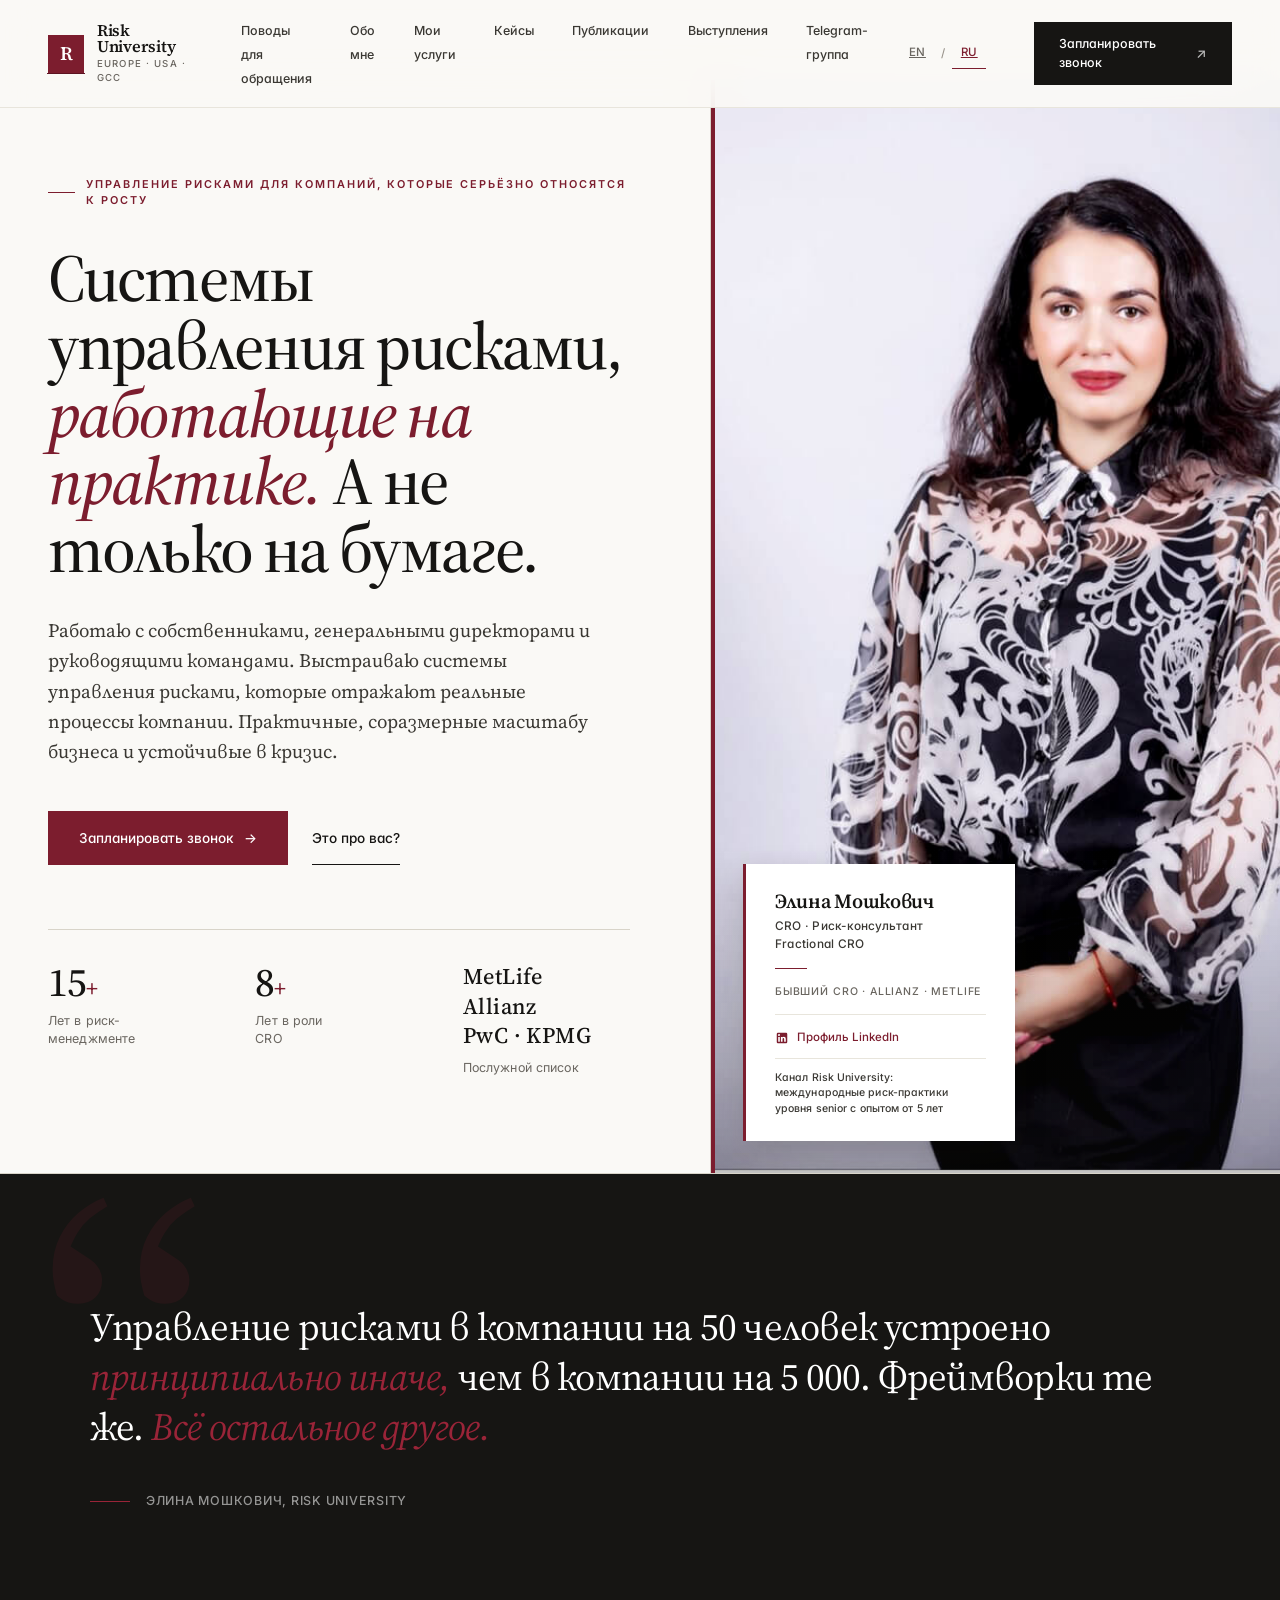
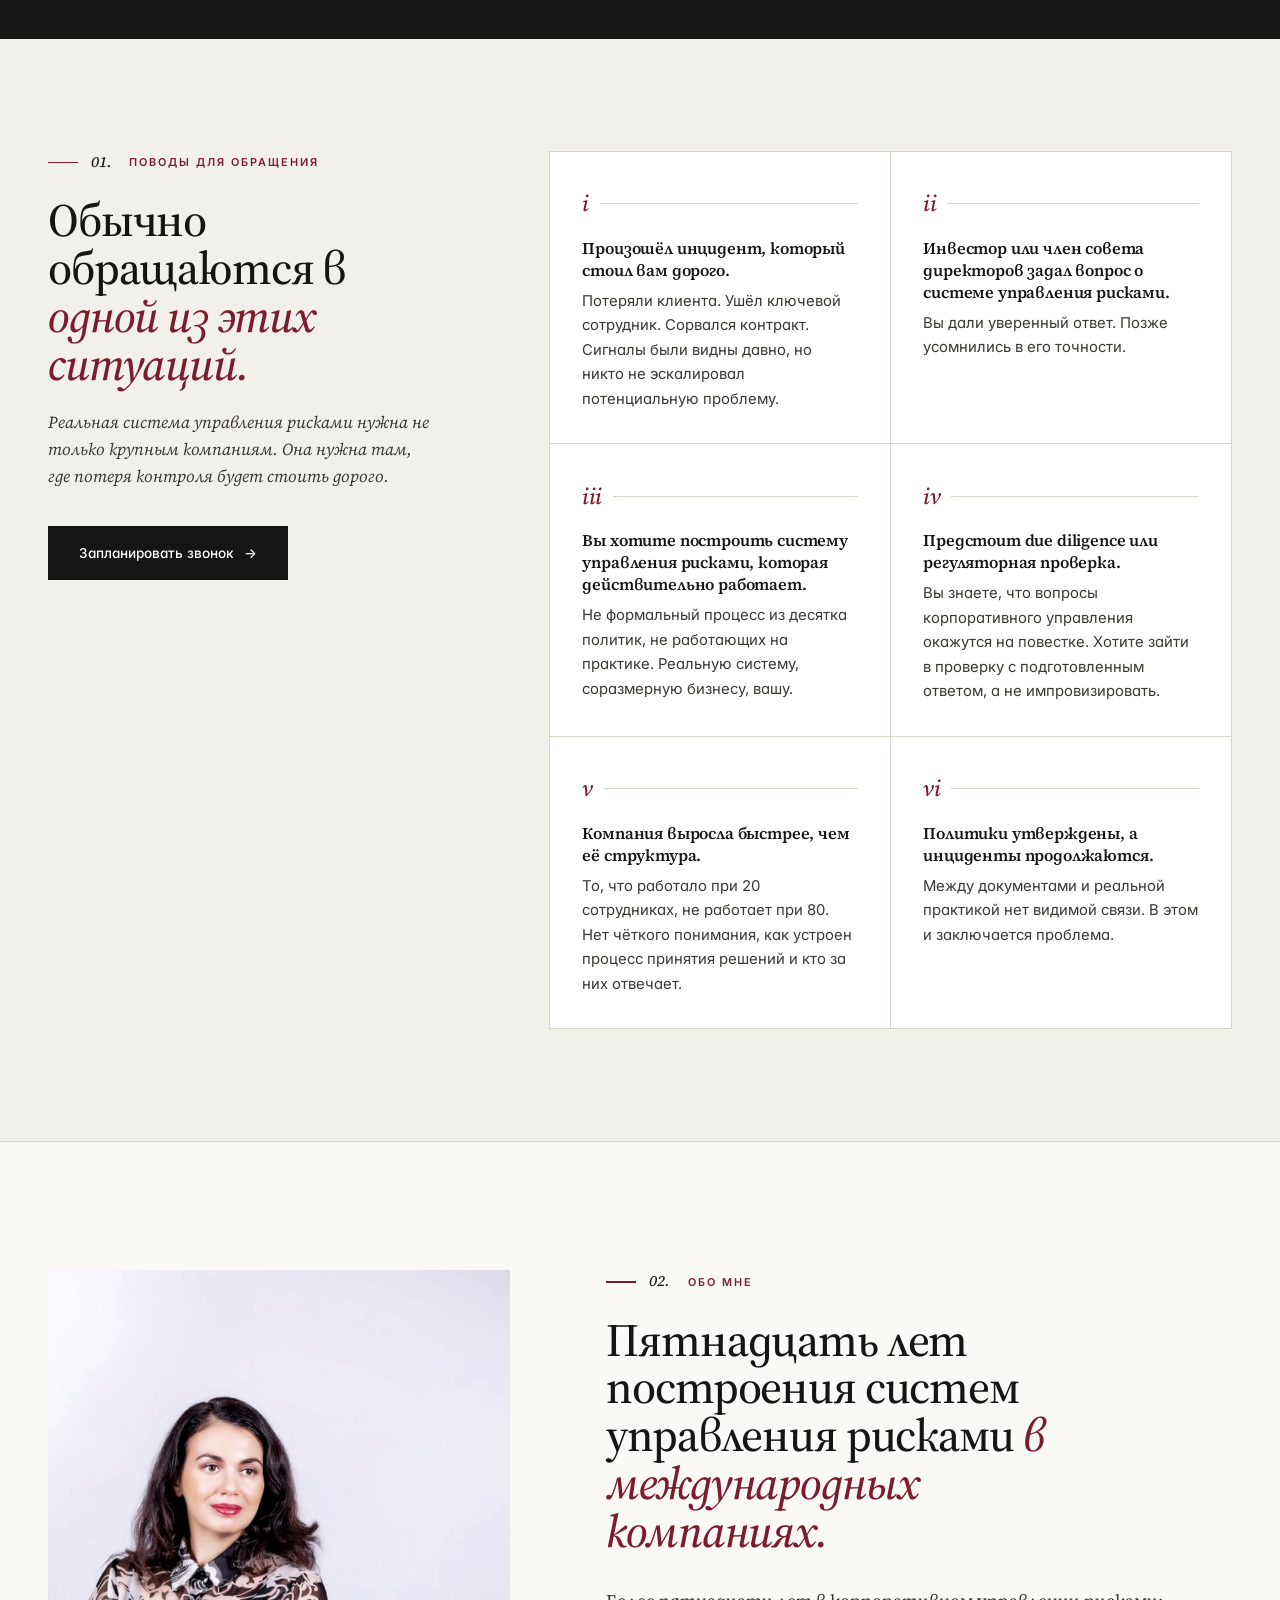
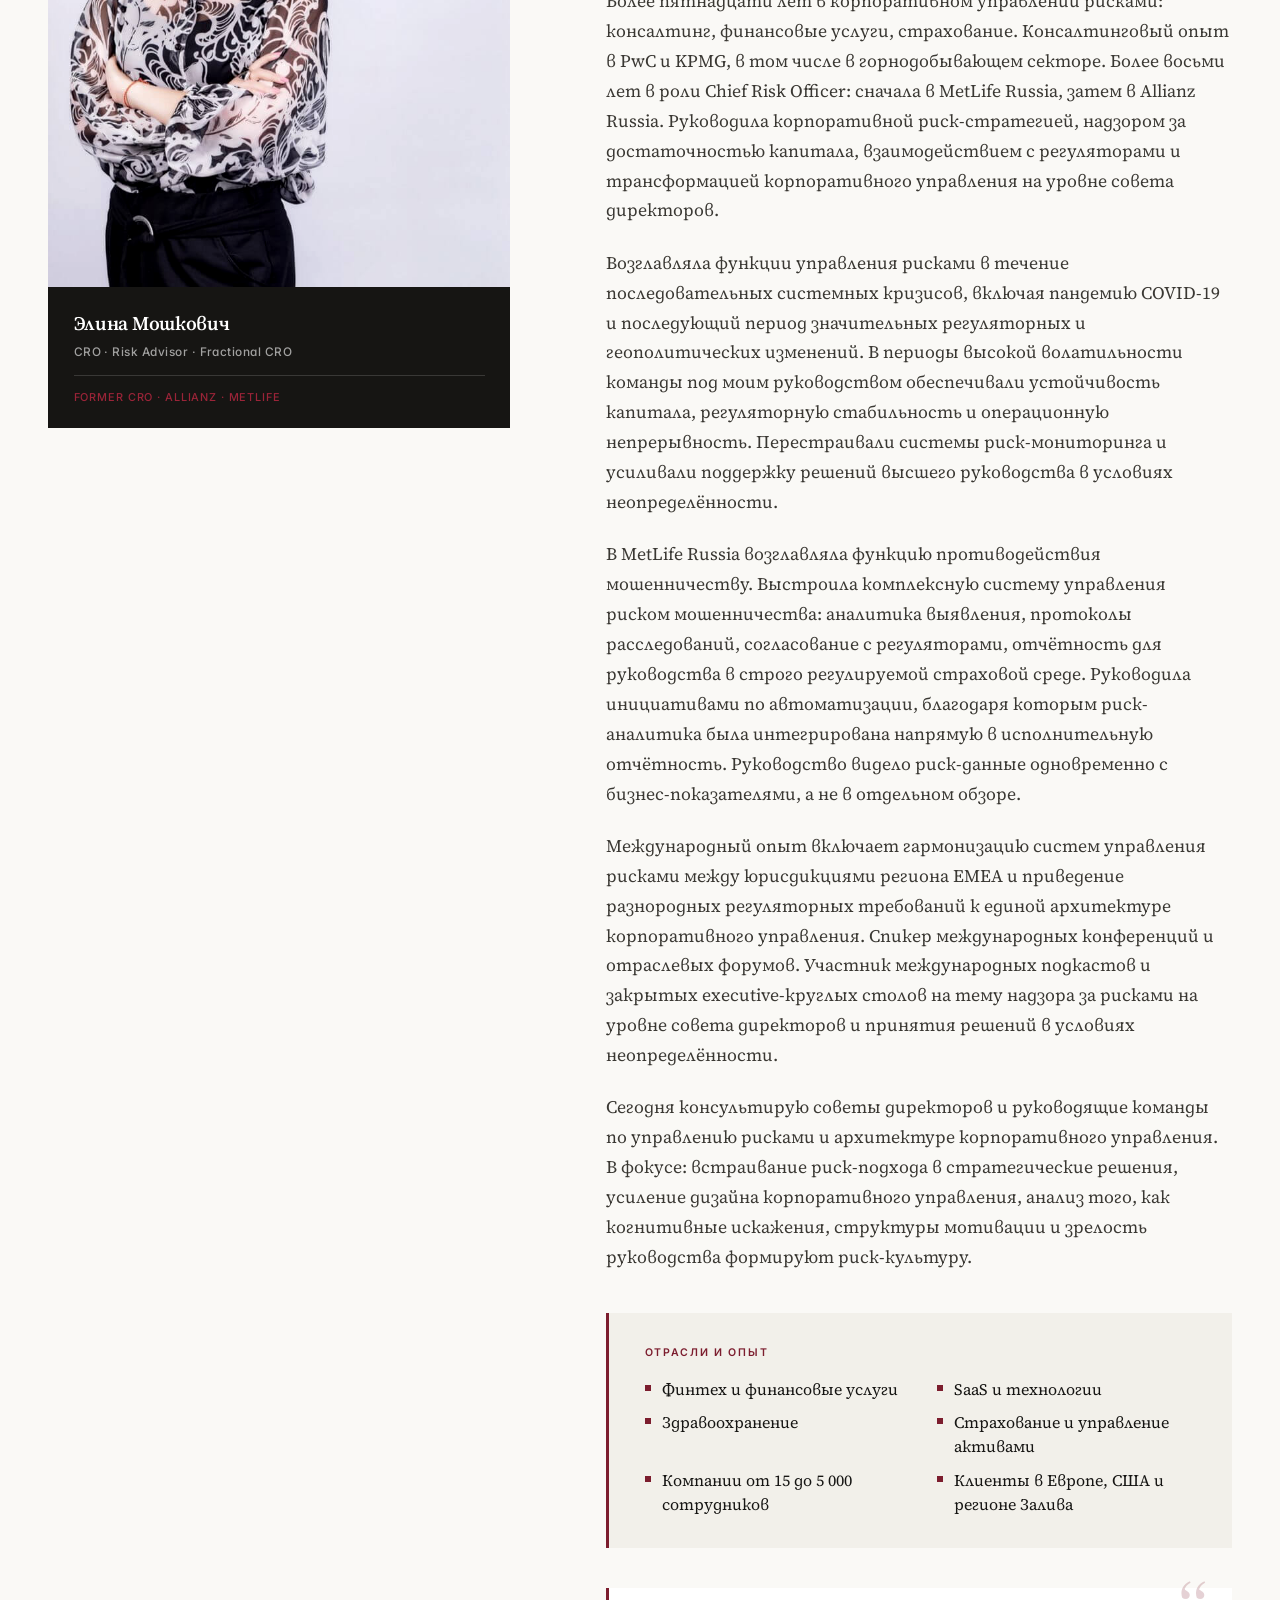
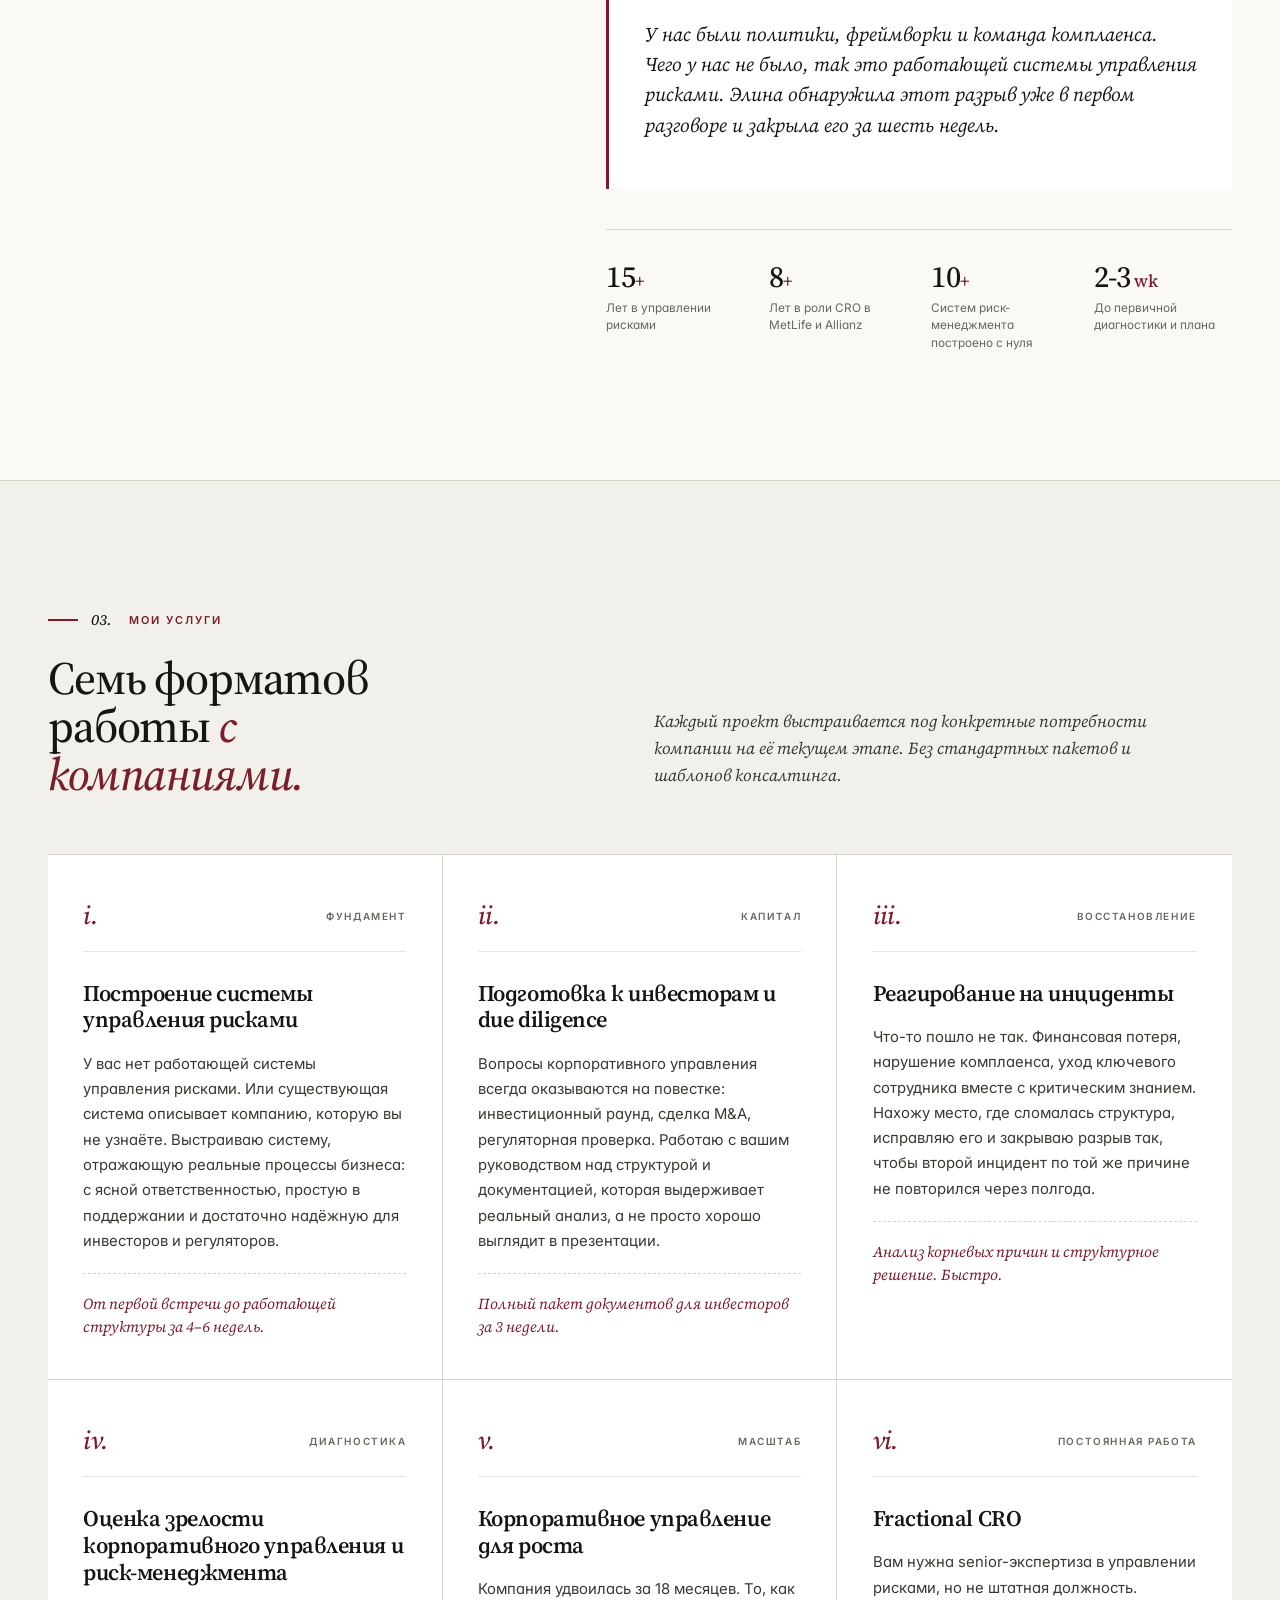
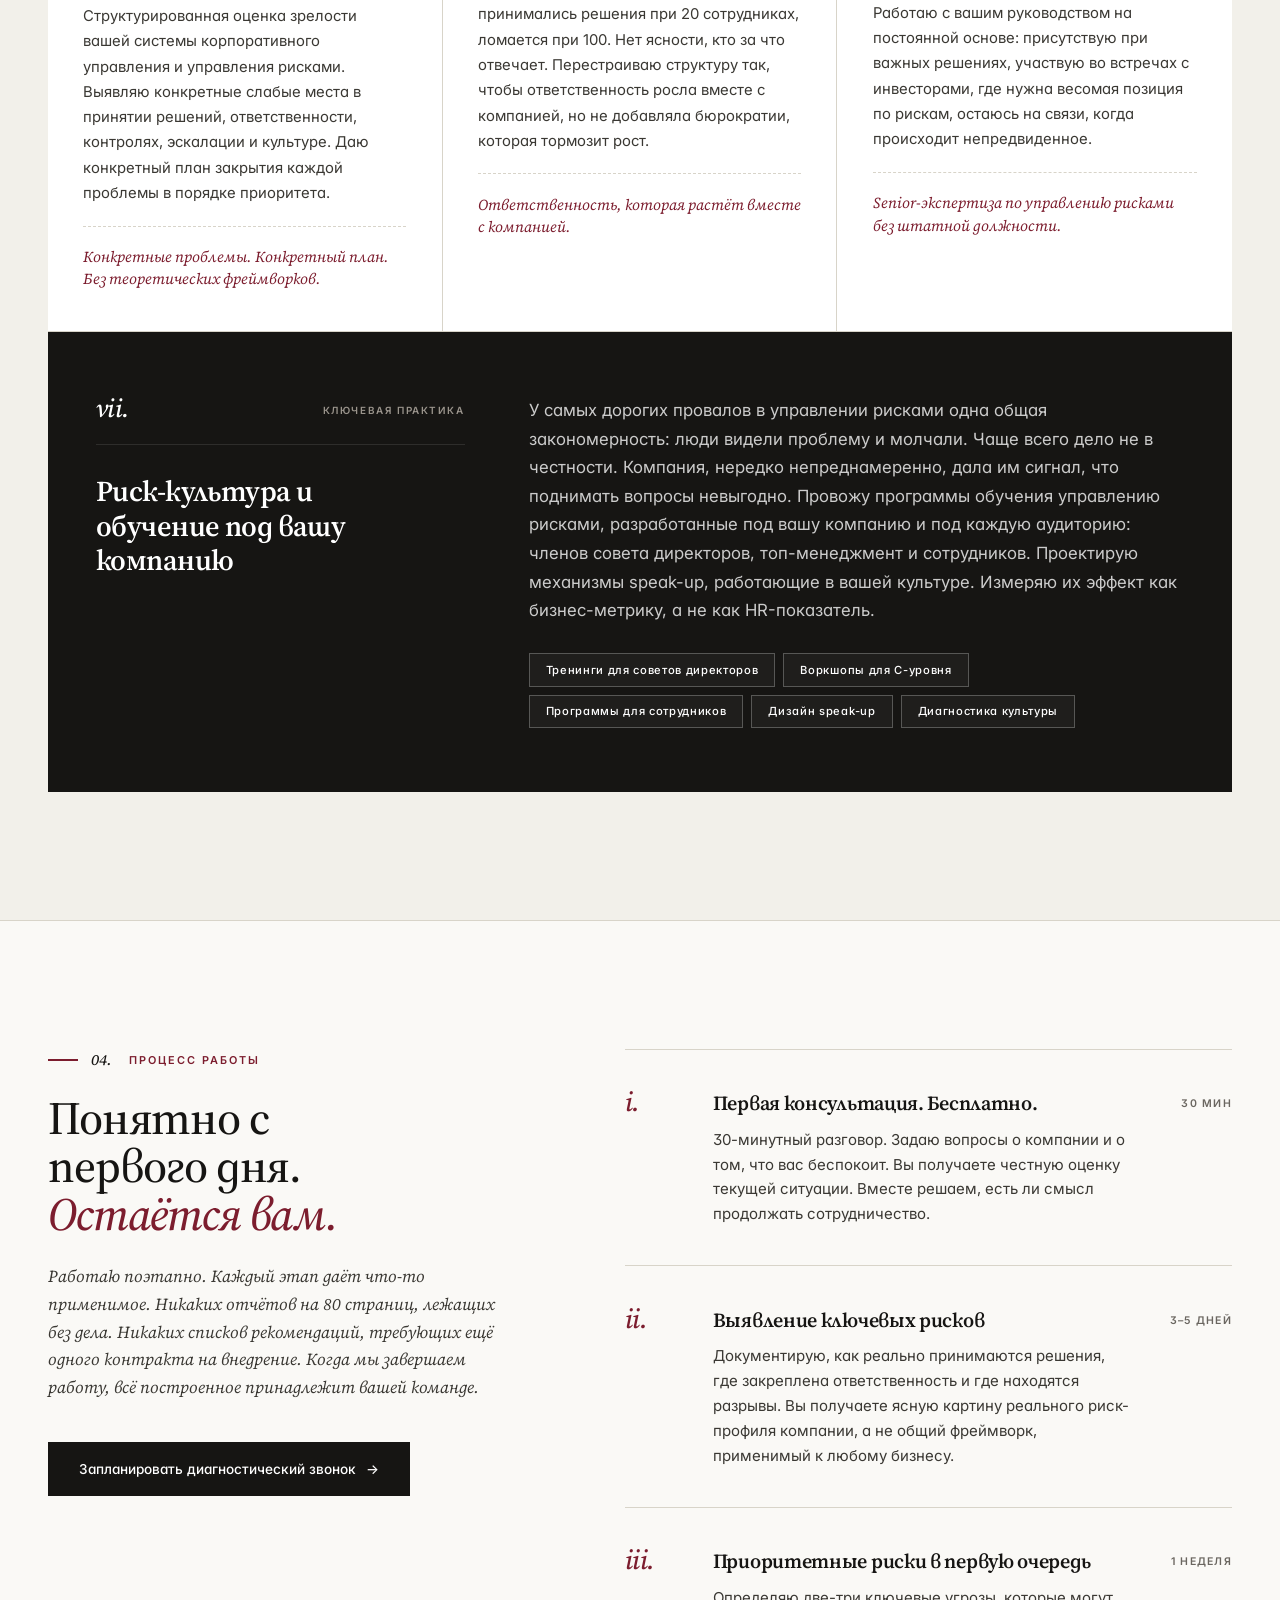
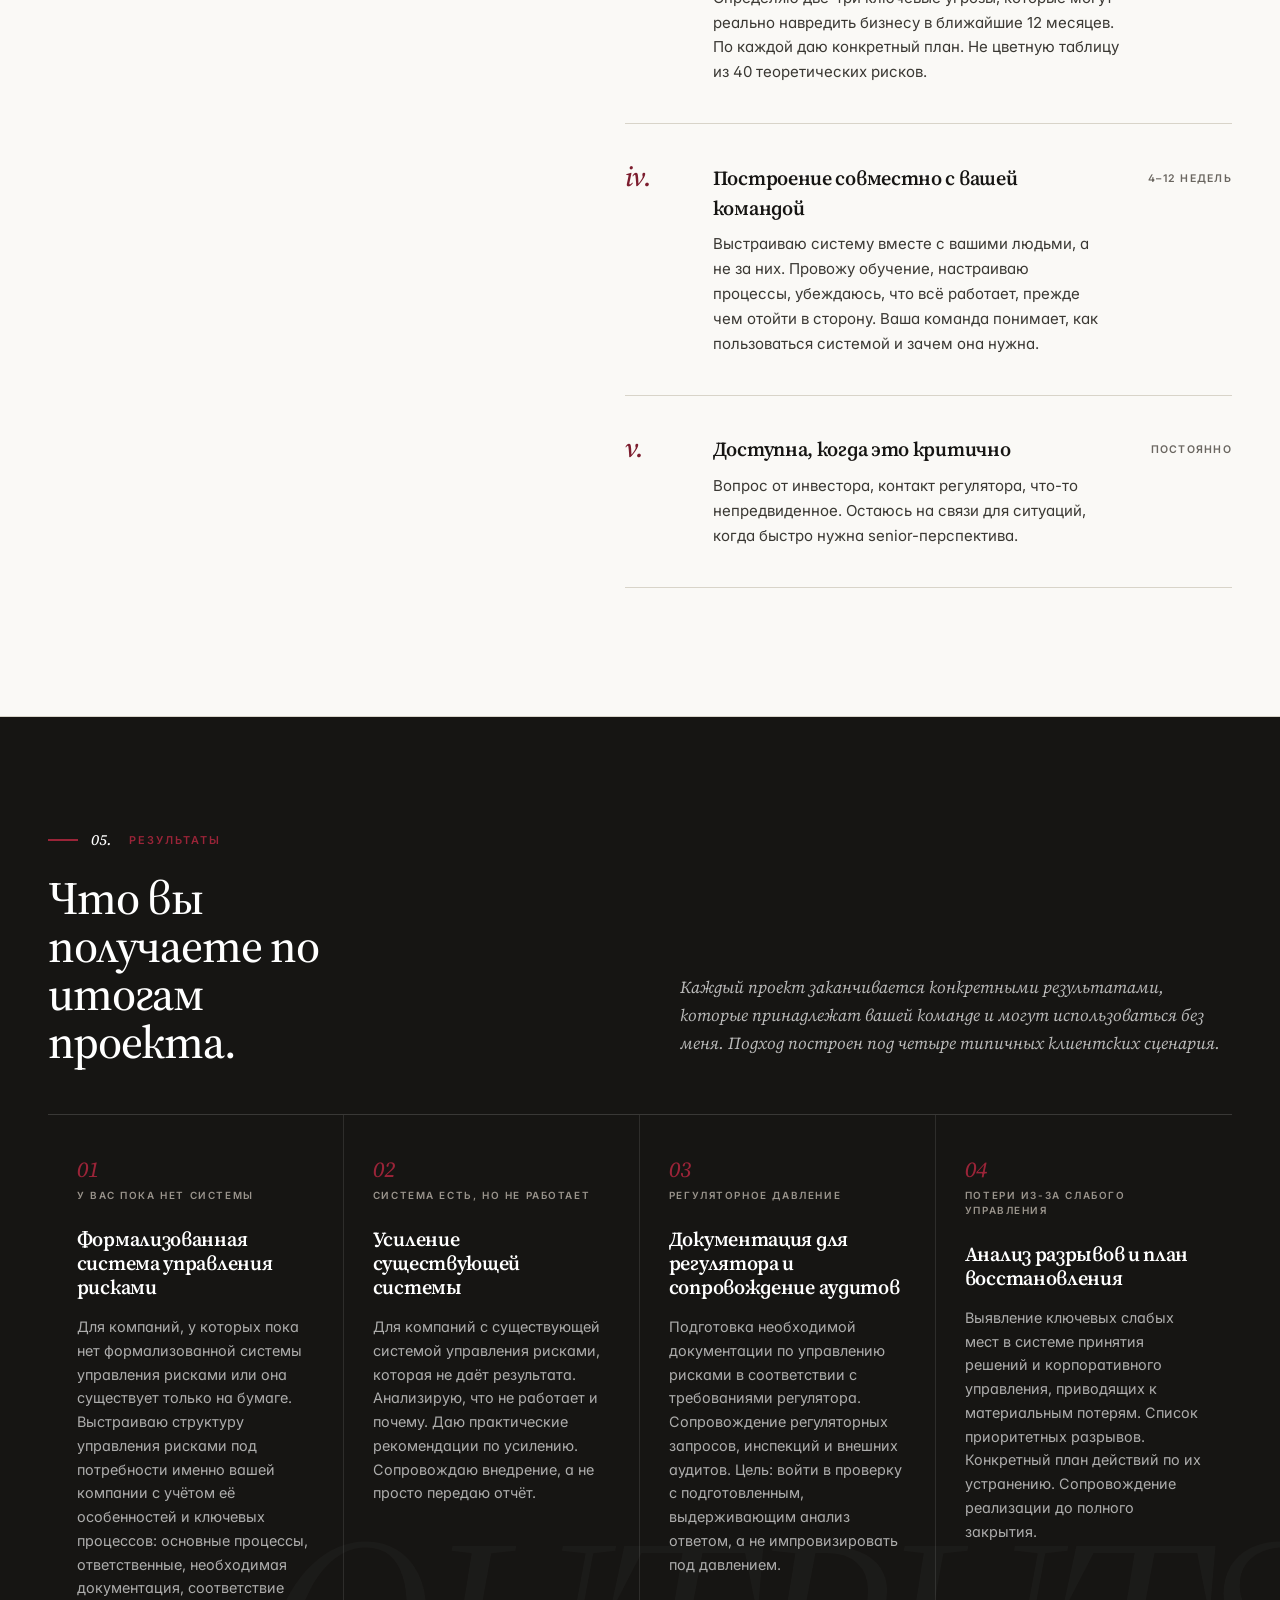
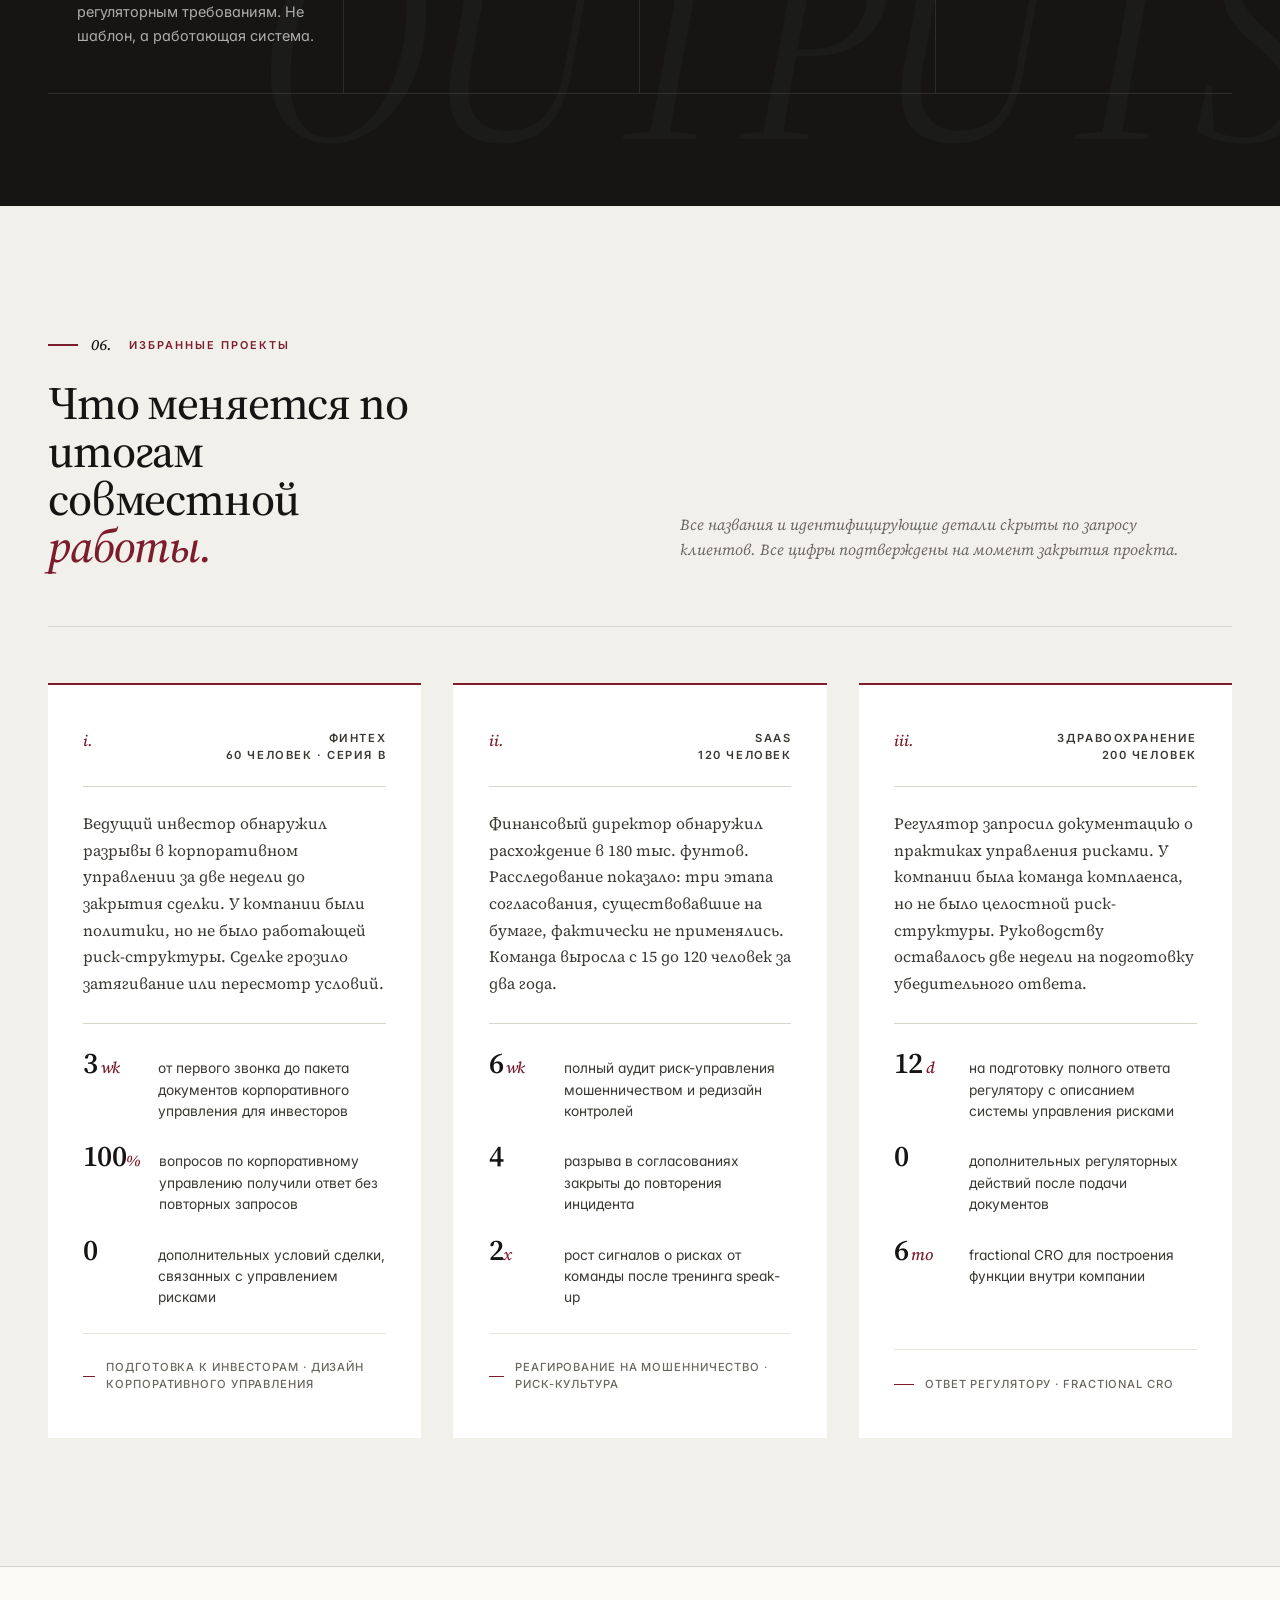
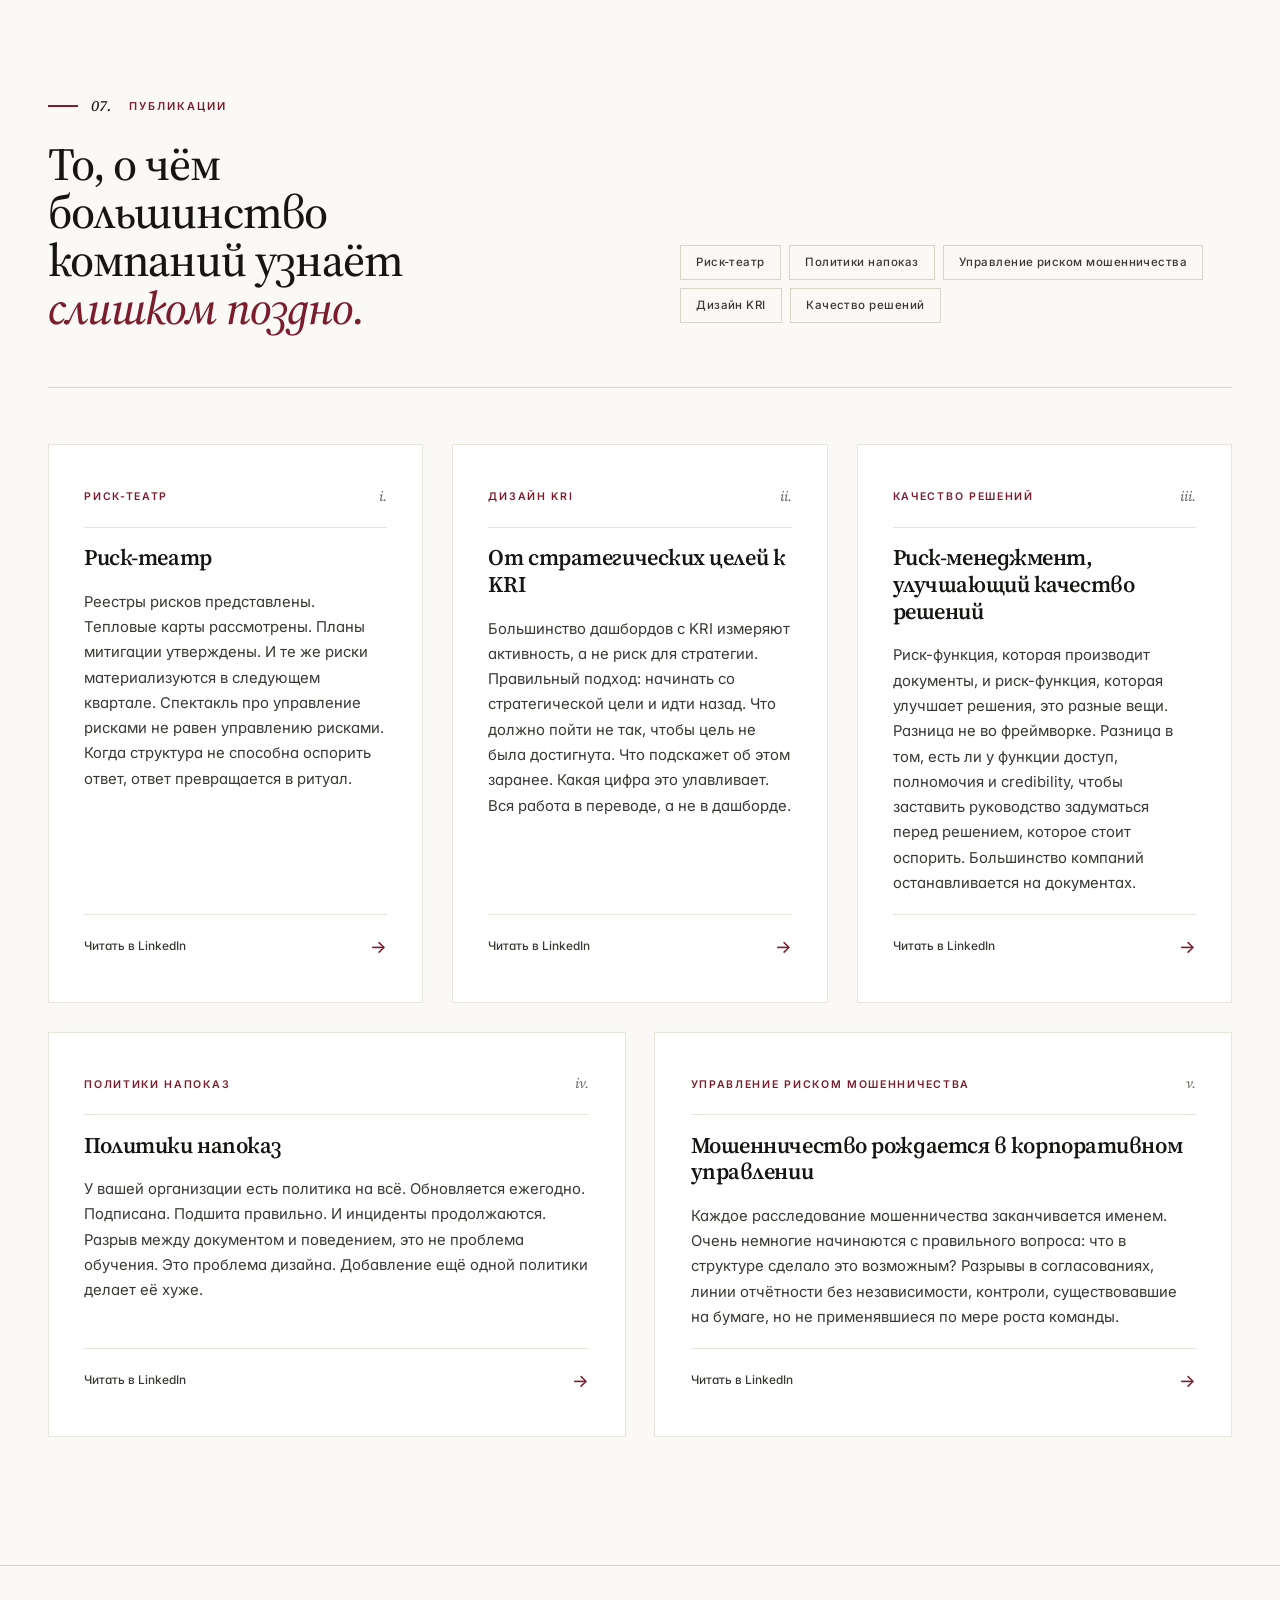
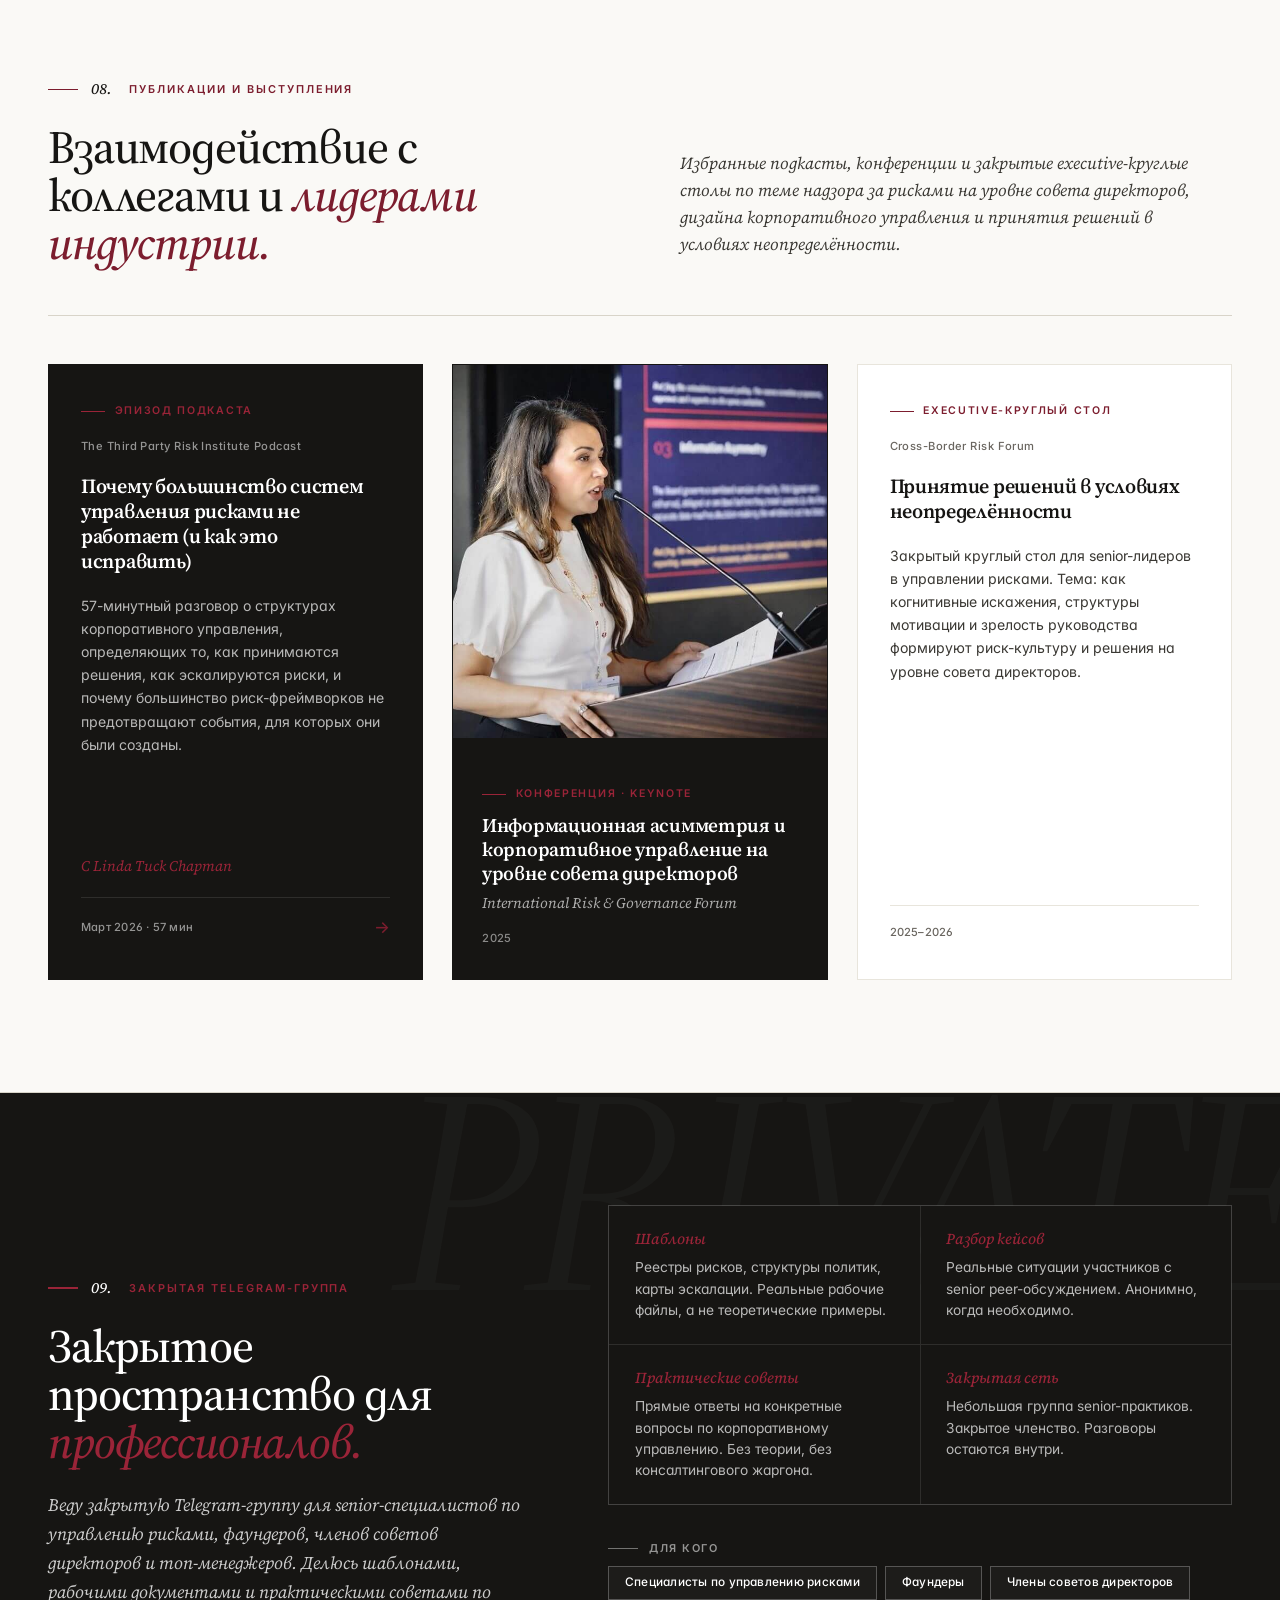
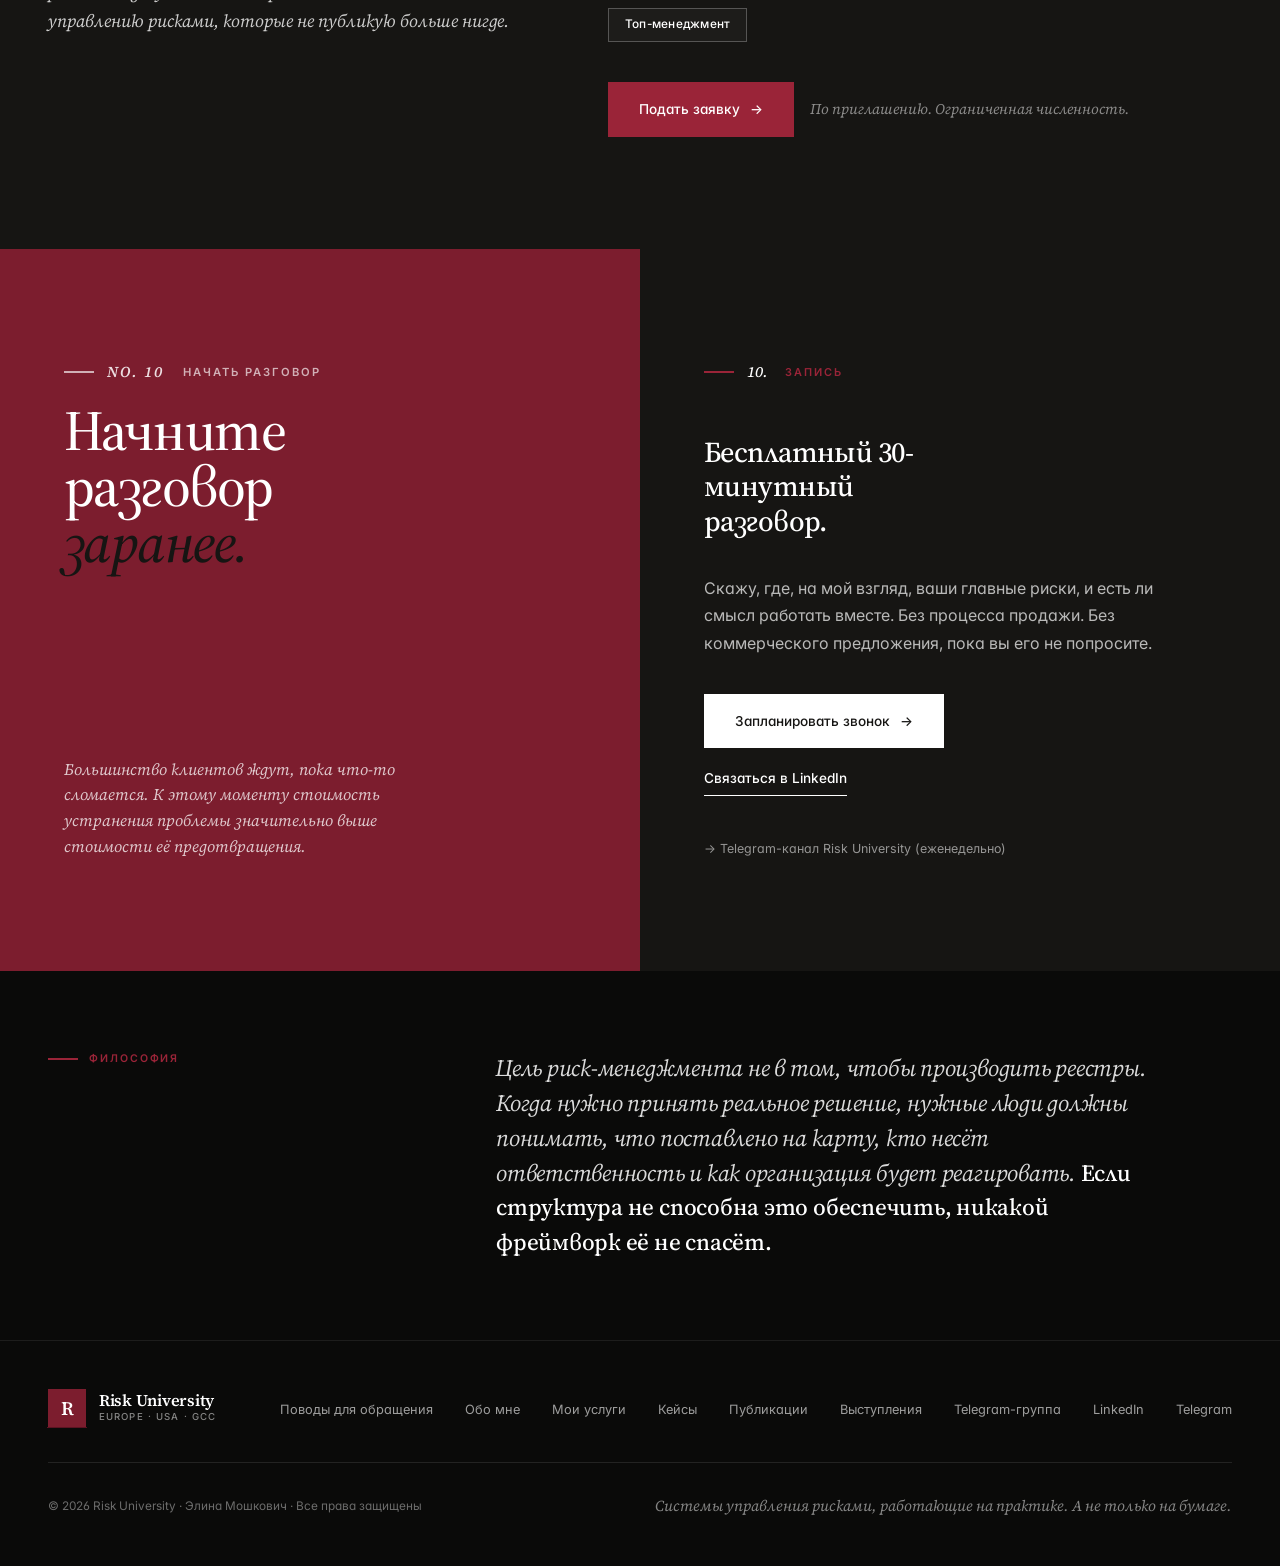
<file: docs/ru.html>
<!DOCTYPE html>
<html lang="ru">
<head>
<meta charset="UTF-8">
<meta name="viewport" content="width=device-width, initial-scale=1.0">
<title>Risk University · Элина Мошкович</title>
<meta name="description" content="Независимое консультирование по управлению рисками для компаний, которые серьёзно относятся к росту. Европа, США и регион Персидского залива.">
<meta name="robots" content="index, follow, max-image-preview:large, max-snippet:-1, max-video-preview:-1">
<link rel="canonical" href="https://riskuni.com/ru.html">
<link rel="sitemap" type="application/xml" title="Sitemap" href="https://riskuni.com/sitemap.xml">
<meta name="google-site-verification" content="7subHqvKilqm_hr2FQHkFqMGF0v_CtLnQRi4yAvc4Oc">
<meta property="og:type" content="website">
<meta property="og:locale" content="ru_RU">
<meta property="og:url" content="https://riskuni.com/ru.html">
<meta property="og:title" content="Risk University · Элина Мошкович">
<meta property="og:description" content="Независимое консультирование по управлению рисками для компаний, которые серьёзно относятся к росту. Европа, США и регион Персидского залива.">
<meta property="og:image" content="https://riskuni.com/img/hero.jpeg">
<meta name="twitter:card" content="summary_large_image">
<meta name="twitter:title" content="Risk University · Элина Мошкович">
<meta name="twitter:description" content="Независимое консультирование по управлению рисками для компаний, которые серьёзно относятся к росту. Европа, США и регион Персидского залива.">
<meta name="twitter:image" content="https://riskuni.com/img/hero.jpeg">
<link rel="preconnect" href="https://fonts.googleapis.com">
<link rel="preconnect" href="https://fonts.gstatic.com" crossorigin>
<link rel="preload" as="image" href="img/hero.jpeg" fetchpriority="high">
<link href="https://fonts.googleapis.com/css2?family=Inter:wght@300;400;500;600;700&amp;family=Source+Serif+4:opsz,wght@8..60,400;8..60,500;8..60,600;8..60,700&amp;display=swap" rel="stylesheet">
<link rel="stylesheet" href="css/style.css">
<script type="application/ld+json">{"@context":"https://schema.org","@graph":[{"@type":"Person","@id":"https://riskuni.com/ru.html#person-elina","name":"Элина Мошкович","givenName":"Элина","familyName":"Мошкович","jobTitle":"Risk Consultant","description":"Независимое консультирование по управлению рисками для компаний, которые серьёзно относятся к росту. Европа, США и регион Персидского залива.","url":"https://riskuni.com/ru.html","sameAs":["https://www.linkedin.com/in/elina-moshkovich-41397115"],"knowsAbout":["Enterprise risk management","Corporate governance","COSO ERM","ISO 31000","Fractional CRO"],"areaServed":[{"@type":"Place","name":"Europe"},{"@type":"Place","name":"United States"},{"@type":"Place","name":"GCC"}],"worksFor":{"@id":"https://riskuni.com/ru.html#risk-university"}},{"@type":"ProfessionalService","@id":"https://riskuni.com/ru.html#risk-university","name":"Risk University","description":"Независимое консультирование по управлению рисками для компаний, которые серьёзно относятся к росту. Европа, США и регион Персидского залива.","url":"https://riskuni.com/ru.html","image":"https://riskuni.com/img/hero.jpeg","areaServed":[{"@type":"Place","name":"Europe"},{"@type":"Place","name":"United States"},{"@type":"Place","name":"GCC"}],"founder":{"@id":"https://riskuni.com/ru.html#person-elina"},"sameAs":["https://www.linkedin.com/in/elina-moshkovich-41397115","https://t.me/ellin_mos"]},{"@type":"Service","@id":"https://riskuni.com/ru.html#service-risk-system-design","name":"Построение системы управления рисками","description":"У вас нет работающей системы управления рисками. Или существующая система описывает компанию, которую вы не узнаёте. Выстраиваю систему, отражающую реальные процессы бизнеса: с ясной ответственностью, простую в поддержании и достаточно надёжную для инвесторов и регуляторов.","url":"https://riskuni.com/ru.html#expertise","provider":{"@id":"https://riskuni.com/ru.html#risk-university"},"areaServed":["Europe","United States","GCC"]},{"@type":"Service","@id":"https://riskuni.com/ru.html#service-investor-readiness","name":"Подготовка к инвесторам и due diligence","description":"Вопросы корпоративного управления всегда оказываются на повестке: инвестиционный раунд, сделка M&A, регуляторная проверка. Работаю с вашим руководством над структурой и документацией, которая выдерживает реальный анализ, а не просто хорошо выглядит в презентации.","url":"https://riskuni.com/ru.html#expertise","provider":{"@id":"https://riskuni.com/ru.html#risk-university"},"areaServed":["Europe","United States","GCC"]},{"@type":"Service","@id":"https://riskuni.com/ru.html#service-fractional-cro","name":"Fractional CRO","description":"Вам нужна senior-экспертиза в управлении рисками, но не штатная должность. Работаю с вашим руководством на постоянной основе: присутствую при важных решениях, участвую во встречах с инвесторами, где нужна весомая позиция по рискам, остаюсь на связи, когда происходит непредвиденное.","url":"https://riskuni.com/ru.html#expertise","provider":{"@id":"https://riskuni.com/ru.html#risk-university"},"areaServed":["Europe","United States","GCC"]},{"@type":"FAQPage","mainEntity":[{"@type":"Question","name":"Для кого подходит Risk University?","acceptedAnswer":{"@type":"Answer","text":"Для основателей, CEO, советов директоров и топ-команд, которым нужно практичное ERM и корпоративное управление, а не «бумажный» формализм. Типичные клиенты — растущие компании в Европе, США и регионе Персидского залива."}},{"@type":"Question","name":"Вы работаете только с финансовым сектором?","acceptedAnswer":{"@type":"Answer","text":"Нет. Проекты охватывают финтех, SaaS, здравоохранение, страхование и другие отрасли."}},{"@type":"Question","name":"Что такое fractional CRO?","acceptedAnswer":{"@type":"Answer","text":"Senior-поддержка функции CRO на неполной занятости или по retainer: ключевые решения, разговоры с инвесторами, регуляторные ситуации и выстраивание внутренней компетенции без найма CRO в штат на полный день."}},{"@type":"Question","name":"С чего начать?","acceptedAnswer":{"@type":"Answer","text":"С бесплатной 30-минутной консультации: разбираем контекст и целесообразность сотрудничества. Если есть смысл продолжать, фиксируем объём, сроки и результаты до углублённой работы."}}]}]}</script>
</head>
<body>

<!-- MOBILE MENU -->
<div class="mob-menu" id="mobMenu">
  <button class="mob-close" id="mobClose">&#x2715;</button>
  <a href="#triggers" onclick="closeMob()">Поводы для обращения</a>
  <a href="#about" onclick="closeMob()">Обо мне</a>
  <a href="#expertise" onclick="closeMob()">Мои услуги</a>
  <a href="#proof" onclick="closeMob()">Кейсы</a>
  <a href="#insights" onclick="closeMob()">Публикации</a>
  <a href="#media" onclick="closeMob()">Публикации и выступления</a>
  <a href="#community" onclick="closeMob()">Telegram-группа</a>
  <a href="https://calendly.com/elina-moshkovich/30min" target="_blank" rel="noopener noreferrer" onclick="closeMob()" style="color:var(--accent);">Запланировать звонок</a>
</div>

<!-- NAV -->
<nav>
  <div class="nav-inner">
    <a href="#top" class="nb">
      <div class="nb-mark">R</div>
      <div class="nb-text">
        <span class="nb-name">Risk University</span>
        <span class="nb-sub">Europe &middot; USA &middot; GCC</span>
      </div>
    </a>
    <ul class="nl">
      <li><a href="#triggers">Поводы для обращения</a></li>
      <li><a href="#about">Обо мне</a></li>
      <li><a href="#expertise">Мои услуги</a></li>
      <li><a href="#proof">Кейсы</a></li>
      <li><a href="#insights">Публикации</a></li>
      <li><a href="#media">Выступления</a></li>
      <li><a href="#community">Telegram-группа</a></li>
    </ul>
    <div class="lang-toggle">
      <a class="lang-btn" href="/">EN</a>
      <span class="lang-sep">/</span>
      <a class="lang-btn active" href="/ru.html">RU</a>
    </div>
    <a href="https://calendly.com/elina-moshkovich/30min" target="_blank" rel="noopener noreferrer" class="nc">Запланировать звонок</a>
    <button type="button" class="ham" onclick="toggleMob()"><span></span><span></span><span></span></button>
  </div>
</nav>

<!-- HERO -->
<section class="hero" id="top">
  <div class="hero-inner">
    <div class="hero-text">
      
      <div class="hero-eyebrow">Управление рисками для компаний, которые серьёзно относятся к росту</div>
      <h1 class="--ru">Системы управления рисками, <span class="acc">работающие на практике.</span> А не только на бумаге.</h1>
      <p class="hero-lead">Работаю с собственниками, генеральными директорами и руководящими командами. Выстраиваю системы управления рисками, которые отражают реальные процессы компании. Практичные, соразмерные масштабу бизнеса и устойчивые в кризис.</p>
      <div class="hero-cta">
        <a href="https://calendly.com/elina-moshkovich/30min" target="_blank" rel="noopener noreferrer" class="btn-primary">Запланировать звонок</a>
        <a href="#triggers" class="btn-text">Это про вас?</a>
      </div>
      <div class="hero-stats">
        <div><div class="hst-n">15<span class="small">+</span></div><div class="hst-l">Лет в риск-<br>менеджменте</div></div>
        <div><div class="hst-n">8<span class="small">+</span></div><div class="hst-l">Лет в роли<br>CRO</div></div>
        <div><div class="hst-n" style="font-size:1.4rem; line-height:1.3; letter-spacing:.02em;">MetLife<br>Allianz<br>PwC · KPMG</div><div class="hst-l">Послужной список</div></div>
      </div>
    </div>
    <div class="hero-photo">
      <img src="img/hero.jpeg" alt="Элина Мошкович, Chief Risk Officer" fetchpriority="high" decoding="async">
      <div class="hero-photo-card">
        <div class="hpc-name">Элина Мошкович</div>
        <div class="hpc-role">CRO · Риск-консультант<br>Fractional CRO</div>
        <span class="hpc-line"></span>
        <div class="hpc-cred">Бывший CRO · Allianz · MetLife</div>
        <a href="https://www.linkedin.com/in/elina-moshkovich-41397115" target="_blank" class="hpc-linkedin">
          <svg viewBox="0 0 24 24" fill="currentColor"><path d="M19 3a2 2 0 0 1 2 2v14a2 2 0 0 1-2 2H5a2 2 0 0 1-2-2V5a2 2 0 0 1 2-2h14m-.5 15.5v-5.3a3.26 3.26 0 0 0-3.26-3.26c-.85 0-1.84.52-2.32 1.3v-1.11h-2.79v8.37h2.79v-4.93c0-.77.62-1.4 1.39-1.4a1.4 1.4 0 0 1 1.4 1.4v4.93h2.79M6.88 8.56a1.68 1.68 0 0 0 1.68-1.68c0-.93-.75-1.69-1.68-1.69a1.69 1.69 0 0 0-1.69 1.69c0 .93.76 1.68 1.69 1.68m1.39 9.94v-8.37H5.5v8.37h2.77z"/></svg>
          <span>Профиль LinkedIn</span>
        </a>
        <div class="hpc-reach">Канал Risk University: международные риск-практики уровня senior с опытом от 5 лет</div>
      </div>
    </div>
  </div>
</section>



<!-- STATEMENT -->
<section class="statement">
  <div class="statement-inner">
    <p class="statement-text">Управление рисками в компании на 50 человек устроено <span class="acc">принципиально иначе,</span> чем в компании на 5 000. Фреймворки те же. <span class="acc">Всё остальное другое.</span></p>
    <div class="statement-attr">Элина Мошкович, Risk University</div>
  </div>
</section>

<!-- TRIGGERS -->
<section class="section section-triggers" id="triggers">
  <div class="section-inner">
    <div class="trig-grid">
      <div class="trig-left">
        <div class="eyebrow"><span class="num">01.</span><span>Поводы для обращения</span></div>
        <h2 class="sh">Обычно обращаются в <span class="acc">одной из этих ситуаций.</span></h2>
        <p class="trig-sub">Реальная система управления рисками нужна не только крупным компаниям. Она нужна там, где потеря контроля будет стоить дорого.</p>
        <a href="https://calendly.com/elina-moshkovich/30min" target="_blank" rel="noopener noreferrer" class="btn-primary">Запланировать звонок</a>
      </div>
      <div class="trig-list">
        <div class="trig-item"><div class="trig-n">i</div><div class="trig-t"><strong>Произошёл инцидент, который стоил вам дорого.</strong><span>Потеряли клиента. Ушёл ключевой сотрудник. Сорвался контракт. Сигналы были видны давно, но никто не эскалировал потенциальную проблему.</span></div></div>
        <div class="trig-item"><div class="trig-n">ii</div><div class="trig-t"><strong>Инвестор или член совета директоров задал вопрос о системе управления рисками.</strong><span>Вы дали уверенный ответ. Позже усомнились в его точности.</span></div></div>
        <div class="trig-item"><div class="trig-n">iii</div><div class="trig-t"><strong>Вы хотите построить систему управления рисками, которая действительно работает.</strong><span>Не формальный процесс из десятка политик, не работающих на практике. Реальную систему, соразмерную бизнесу, вашу.</span></div></div>
        <div class="trig-item"><div class="trig-n">iv</div><div class="trig-t"><strong>Предстоит due diligence или регуляторная проверка.</strong><span>Вы знаете, что вопросы корпоративного управления окажутся на повестке. Хотите зайти в проверку с подготовленным ответом, а не импровизировать.</span></div></div>
        <div class="trig-item"><div class="trig-n">v</div><div class="trig-t"><strong>Компания выросла быстрее, чем её структура.</strong><span>То, что работало при 20 сотрудниках, не работает при 80. Нет чёткого понимания, как устроен процесс принятия решений и кто за них отвечает.</span></div></div>
        <div class="trig-item"><div class="trig-n">vi</div><div class="trig-t"><strong>Политики утверждены, а инциденты продолжаются.</strong><span>Между документами и реальной практикой нет видимой связи. В этом и заключается проблема.</span></div></div>
      </div>
    </div>
  </div>
</section>

<!-- ABOUT -->
<section class="section section-about" id="about">
  <div class="section-inner">
    <div class="about-grid">
      <div class="about-photo-wrap">
        <img class="about-photo" src="img/about.jpeg" alt="Элина Мошкович" loading="lazy" decoding="async">
        <div class="about-photo-tag">
          <div class="apt-name">Элина Мошкович</div>
          <div class="apt-role">CRO &middot; Risk Advisor &middot; Fractional CRO</div>
          <div class="apt-line"></div>
          <div class="apt-cred">Former CRO &middot; Allianz &middot; MetLife</div>
        </div>
      </div>
      <div class="about-text">
        <div class="eyebrow"><span class="num">02.</span><span>Обо мне</span></div>
        <h2 class="sh">Пятнадцать лет построения систем управления рисками <span class="acc">в международных компаниях.</span></h2>
        <div class="about-body">
          <p>Более пятнадцати лет в корпоративном управлении рисками: консалтинг, финансовые услуги, страхование. Консалтинговый опыт в PwC и KPMG, в том числе в горнодобывающем секторе. Более восьми лет в роли Chief Risk Officer: сначала в MetLife Russia, затем в Allianz Russia. Руководила корпоративной риск-стратегией, надзором за достаточностью капитала, взаимодействием с регуляторами и трансформацией корпоративного управления на уровне совета директоров.</p>
          <p>Возглавляла функции управления рисками в течение последовательных системных кризисов, включая пандемию COVID-19 и последующий период значительных регуляторных и геополитических изменений. В периоды высокой волатильности команды под моим руководством обеспечивали устойчивость капитала, регуляторную стабильность и операционную непрерывность. Перестраивали системы риск-мониторинга и усиливали поддержку решений высшего руководства в условиях неопределённости.</p>
          <p>В MetLife Russia возглавляла функцию противодействия мошенничеству. Выстроила комплексную систему управления риском мошенничества: аналитика выявления, протоколы расследований, согласование с регуляторами, отчётность для руководства в строго регулируемой страховой среде. Руководила инициативами по автоматизации, благодаря которым риск-аналитика была интегрирована напрямую в исполнительную отчётность. Руководство видело риск-данные одновременно с бизнес-показателями, а не в отдельном обзоре.</p>
          <p>Международный опыт включает гармонизацию систем управления рисками между юрисдикциями региона EMEA и приведение разнородных регуляторных требований к единой архитектуре корпоративного управления. Спикер международных конференций и отраслевых форумов. Участник международных подкастов и закрытых executive-круглых столов на тему надзора за рисками на уровне совета директоров и принятия решений в условиях неопределённости.</p>
          <p>Сегодня консультирую советы директоров и руководящие команды по управлению рисками и архитектуре корпоративного управления. В фокусе: встраивание риск-подхода в стратегические решения, усиление дизайна корпоративного управления, анализ того, как когнитивные искажения, структуры мотивации и зрелость руководства формируют риск-культуру.</p>
        </div>
        <div class="about-credentials">
          <div class="ac-label">Отрасли и опыт</div>
          <div class="ac-list">
            <div class="ac-item">Финтех и финансовые услуги</div>
            <div class="ac-item">SaaS и технологии</div>
            <div class="ac-item">Здравоохранение</div>
            <div class="ac-item">Страхование и управление активами</div>
            <div class="ac-item">Компании от 15 до 5 000 сотрудников</div>
            <div class="ac-item">Клиенты в Европе, США и регионе Залива</div>
          </div>
        </div>
        <div class="cq">
          <div class="cq-text">У нас были политики, фреймворки и команда комплаенса. Чего у нас не было, так это работающей системы управления рисками. Элина обнаружила этот разрыв уже в первом разговоре и закрыла его за шесть недель.</div>
          
        </div>
        <div class="about-stats">
          <div><div class="as-v">15<span class="small">+</span></div><div class="as-l">Лет в управлении рисками</div></div>
          <div><div class="as-v">8<span class="small">+</span></div><div class="as-l">Лет в роли CRO в MetLife и Allianz</div></div>
          <div><div class="as-v">10<span class="small">+</span></div><div class="as-l">Систем риск-менеджмента построено с нуля</div></div>
          <div><div class="as-v">2-3<span class="small"> wk</span></div><div class="as-l">До первичной диагностики и плана</div></div>
        </div>
      </div>
    </div>
  </div>
</section>

<!-- EXPERTISE -->
<section class="section section-exp" id="expertise">
  <div class="section-inner">
    <div class="exp-hd">
      <div>
        <div class="eyebrow"><span class="num">03.</span><span>Мои услуги</span></div>
        <h2 class="sh">Семь форматов работы <span class="acc">с компаниями.</span></h2>
      </div>
      <p class="exp-intro">Каждый проект выстраивается под конкретные потребности компании на её текущем этапе. Без стандартных пакетов и шаблонов консалтинга.</p>
    </div>
    <div class="exp-grid">

      <div class="ec">
        <div class="ec-head"><span class="ec-n">i.</span><span class="ec-cat">Фундамент</span></div>
        <h3 class="ec-t">Построение системы управления рисками</h3>
        <div class="ec-d">У вас нет работающей системы управления рисками. Или существующая система описывает компанию, которую вы не узнаёте. Выстраиваю систему, отражающую реальные процессы бизнеса: с ясной ответственностью, простую в поддержании и достаточно надёжную для инвесторов и регуляторов.</div>
        <div class="ec-pull">От первой встречи до работающей структуры за 4–6 недель.</div>
      </div>

      <div class="ec">
        <div class="ec-head"><span class="ec-n">ii.</span><span class="ec-cat">Капитал</span></div>
        <h3 class="ec-t">Подготовка к инвесторам и due diligence</h3>
        <div class="ec-d">Вопросы корпоративного управления всегда оказываются на повестке: инвестиционный раунд, сделка M&A, регуляторная проверка. Работаю с вашим руководством над структурой и документацией, которая выдерживает реальный анализ, а не просто хорошо выглядит в презентации.</div>
        <div class="ec-pull">Полный пакет документов для инвесторов за 3 недели.</div>
      </div>

      <div class="ec">
        <div class="ec-head"><span class="ec-n">iii.</span><span class="ec-cat">Восстановление</span></div>
        <h3 class="ec-t">Реагирование на инциденты</h3>
        <div class="ec-d">Что-то пошло не так. Финансовая потеря, нарушение комплаенса, уход ключевого сотрудника вместе с критическим знанием. Нахожу место, где сломалась структура, исправляю его и закрываю разрыв так, чтобы второй инцидент по той же причине не повторился через полгода.</div>
        <div class="ec-pull">Анализ корневых причин и структурное решение. Быстро.</div>
      </div>

      <div class="ec">
        <div class="ec-head"><span class="ec-n">iv.</span><span class="ec-cat">Диагностика</span></div>
        <h3 class="ec-t">Оценка зрелости корпоративного управления и риск-менеджмента</h3>
        <div class="ec-d">Структурированная оценка зрелости вашей системы корпоративного управления и управления рисками. Выявляю конкретные слабые места в принятии решений, ответственности, контролях, эскалации и культуре. Даю конкретный план закрытия каждой проблемы в порядке приоритета.</div>
        <div class="ec-pull">Конкретные проблемы. Конкретный план. Без теоретических фреймворков.</div>
      </div>

      <div class="ec">
        <div class="ec-head"><span class="ec-n">v.</span><span class="ec-cat">Масштаб</span></div>
        <h3 class="ec-t">Корпоративное управление для роста</h3>
        <div class="ec-d">Компания удвоилась за 18 месяцев. То, как принимались решения при 20 сотрудниках, ломается при 100. Нет ясности, кто за что отвечает. Перестраиваю структуру так, чтобы ответственность росла вместе с компанией, но не добавляла бюрократии, которая тормозит рост.</div>
        <div class="ec-pull">Ответственность, которая растёт вместе с компанией.</div>
      </div>

      <div class="ec">
        <div class="ec-head"><span class="ec-n">vi.</span><span class="ec-cat">Постоянная работа</span></div>
        <h3 class="ec-t">Fractional CRO</h3>
        <div class="ec-d">Вам нужна senior-экспертиза в управлении рисками, но не штатная должность. Работаю с вашим руководством на постоянной основе: присутствую при важных решениях, участвую во встречах с инвесторами, где нужна весомая позиция по рискам, остаюсь на связи, когда происходит непредвиденное.</div>
        <div class="ec-pull">Senior-экспертиза по управлению рисками без штатной должности.</div>
      </div>

      <div class="ec ec-feat">
        <div>
          <div class="ec-head"><span class="ec-n">vii.</span><span class="ec-cat">Ключевая практика</span></div>
          <h3 class="ec-t">Риск-культура и обучение под вашу компанию</h3>
        </div>
        <div>
          <div class="ec-d">У самых дорогих провалов в управлении рисками одна общая закономерность: люди видели проблему и молчали. Чаще всего дело не в честности. Компания, нередко непреднамеренно, дала им сигнал, что поднимать вопросы невыгодно. Провожу программы обучения управлению рисками, разработанные под вашу компанию и под каждую аудиторию: членов совета директоров, топ-менеджмент и сотрудников. Проектирую механизмы speak-up, работающие в вашей культуре. Измеряю их эффект как бизнес-метрику, а не как HR-показатель.</div>
          <div class="ec-pills">
            <span class="ep">Тренинги для советов директоров</span>
            <span class="ep">Воркшопы для C-уровня</span>
            <span class="ep">Программы для сотрудников</span>
            <span class="ep">Дизайн speak-up</span>
            <span class="ep">Диагностика культуры</span>
          </div>
        </div>
      </div>

    </div>
  </div>
</section>

<!-- METHOD -->
<section class="section section-method" id="methodology">
  <div class="section-inner">
    <div class="method-grid">
      <div class="method-l">
        <div class="eyebrow"><span class="num">04.</span><span>Процесс работы</span></div>
        <h2 class="sh">Понятно с первого дня. <span class="acc">Остаётся вам.</span></h2>
        <p class="method-body">Работаю поэтапно. Каждый этап даёт что-то применимое. Никаких отчётов на 80 страниц, лежащих без дела. Никаких списков рекомендаций, требующих ещё одного контракта на внедрение. Когда мы завершаем работу, всё построенное принадлежит вашей команде.</p>
        <a href="https://calendly.com/elina-moshkovich/30min" target="_blank" rel="noopener noreferrer" class="btn-primary">Запланировать диагностический звонок</a>
      </div>
      <div class="method-r">
        <div class="steps">
          <div class="step">
            <div class="step-bar"></div>
            <div class="step-n">i.</div>
            <div class="step-content">
              <h3 class="step-t">Первая консультация. Бесплатно.</h3>
            <div class="step-d">30-минутный разговор. Задаю вопросы о компании и о том, что вас беспокоит. Вы получаете честную оценку текущей ситуации. Вместе решаем, есть ли смысл продолжать сотрудничество.</div>
            </div>
            <div class="step-time">30 мин</div>
          </div>
          <div class="step">
            <div class="step-bar"></div>
            <div class="step-n">ii.</div>
            <div class="step-content">
              <h3 class="step-t">Выявление ключевых рисков</h3>
            <div class="step-d">Документирую, как реально принимаются решения, где закреплена ответственность и где находятся разрывы. Вы получаете ясную картину реального риск-профиля компании, а не общий фреймворк, применимый к любому бизнесу.</div>
            </div>
            <div class="step-time">3–5 дней</div>
          </div>
          <div class="step">
            <div class="step-bar"></div>
            <div class="step-n">iii.</div>
            <div class="step-content">
              <h3 class="step-t">Приоритетные риски в первую очередь</h3>
            <div class="step-d">Определяю две-три ключевые угрозы, которые могут реально навредить бизнесу в ближайшие 12 месяцев. По каждой даю конкретный план. Не цветную таблицу из 40 теоретических рисков.</div>
            </div>
            <div class="step-time">1 неделя</div>
          </div>
          <div class="step">
            <div class="step-bar"></div>
            <div class="step-n">iv.</div>
            <div class="step-content">
              <h3 class="step-t">Построение совместно с вашей командой</h3>
            <div class="step-d">Выстраиваю систему вместе с вашими людьми, а не за них. Провожу обучение, настраиваю процессы, убеждаюсь, что всё работает, прежде чем отойти в сторону. Ваша команда понимает, как пользоваться системой и зачем она нужна.</div>
            </div>
            <div class="step-time">4–12 недель</div>
          </div>
          <div class="step">
            <div class="step-bar"></div>
            <div class="step-n">v.</div>
            <div class="step-content">
              <h3 class="step-t">Доступна, когда это критично</h3>
            <div class="step-d">Вопрос от инвестора, контакт регулятора, что-то непредвиденное. Остаюсь на связи для ситуаций, когда быстро нужна senior-перспектива.</div>
            </div>
            <div class="step-time">Постоянно</div>
          </div>
        </div>
      </div>
    </div>
  </div>
</section>

<!-- DELIVERABLES -->
<section class="section-deliv">
  <div class="deliv-inner">
    <div class="deliv-hd">
      <div>
        <div class="eyebrow"><span class="num">05.</span><span>Результаты</span></div>
        <h2 class="sh">Что вы получаете по итогам проекта.</h2>
      </div>
      <div class="deliv-hd-r">Каждый проект заканчивается конкретными результатами, которые принадлежат вашей команде и могут использоваться без меня. Подход построен под четыре типичных клиентских сценария.</div>
    </div>
    <div class="deliv-grid">
      <div class="di">
        <div class="di-num">01</div>
        <div class="di-label">У вас пока нет системы</div>
        <h3 class="di-t">Формализованная система управления рисками</h3>
        <div class="di-d">Для компаний, у которых пока нет формализованной системы управления рисками или она существует только на бумаге. Выстраиваю структуру управления рисками под потребности именно вашей компании с учётом её особенностей и ключевых процессов: основные процессы, ответственные, необходимая документация, соответствие регуляторным требованиям. Не шаблон, а работающая система.</div>
      </div>
      <div class="di">
        <div class="di-num">02</div>
        <div class="di-label">Система есть, но не работает</div>
        <h3 class="di-t">Усиление существующей системы</h3>
        <div class="di-d">Для компаний с существующей системой управления рисками, которая не даёт результата. Анализирую, что не работает и почему. Даю практические рекомендации по усилению. Сопровождаю внедрение, а не просто передаю отчёт.</div>
      </div>
      <div class="di">
        <div class="di-num">03</div>
        <div class="di-label">Регуляторное давление</div>
        <h3 class="di-t">Документация для регулятора и сопровождение аудитов</h3>
        <div class="di-d">Подготовка необходимой документации по управлению рисками в соответствии с требованиями регулятора. Сопровождение регуляторных запросов, инспекций и внешних аудитов. Цель: войти в проверку с подготовленным, выдерживающим анализ ответом, а не импровизировать под давлением.</div>
      </div>
      <div class="di">
        <div class="di-num">04</div>
        <div class="di-label">Потери из-за слабого управления</div>
        <h3 class="di-t">Анализ разрывов и план восстановления</h3>
        <div class="di-d">Выявление ключевых слабых мест в системе принятия решений и корпоративного управления, приводящих к материальным потерям. Список приоритетных разрывов. Конкретный план действий по их устранению. Сопровождение реализации до полного закрытия.</div>
      </div>
    </div>
  </div>
</section>

<!-- PROOF -->
<section class="section section-proof" id="proof">
  <div class="section-inner">
    <div class="proof-hd">
      <div>
        <div class="eyebrow"><span class="num">06.</span><span>Избранные проекты</span></div>
        <h2 class="sh">Что меняется по итогам совместной <span class="acc">работы.</span></h2>
      </div>
      <p class="proof-note">Все названия и идентифицирующие детали скрыты по запросу клиентов. Все цифры подтверждены на момент закрытия проекта.</p>
    </div>
    <div class="cases">
      <div class="case">
        <div class="cs-head">
          <div class="cs-num">i.</div>
          <div class="cs">Финтех<br>60 человек · Серия B</div>
        </div>
        <div class="csit">Ведущий инвестор обнаружил разрывы в корпоративном управлении за две недели до закрытия сделки. У компании были политики, но не было работающей риск-структуры. Сделке грозило затягивание или пересмотр условий.</div>
        <div class="crs">
          <div class="cr"><div class="cn">3<span class="small"> wk</span></div><div class="cd">от первого звонка до пакета документов корпоративного управления для инвесторов</div></div>
          <div class="cr"><div class="cn">100<span class="small">%</span></div><div class="cd">вопросов по корпоративному управлению получили ответ без повторных запросов</div></div>
          <div class="cr"><div class="cn">0</div><div class="cd">дополнительных условий сделки, связанных с управлением рисками</div></div>
        </div>
        <div class="cf">Подготовка к инвесторам · Дизайн корпоративного управления</div>
      </div>
      <div class="case">
        <div class="cs-head">
          <div class="cs-num">ii.</div>
          <div class="cs">SaaS<br>120 человек</div>
        </div>
        <div class="csit">Финансовый директор обнаружил расхождение в 180 тыс. фунтов. Расследование показало: три этапа согласования, существовавшие на бумаге, фактически не применялись. Команда выросла с 15 до 120 человек за два года.</div>
        <div class="crs">
          <div class="cr"><div class="cn">6<span class="small"> wk</span></div><div class="cd">полный аудит риск-управления мошенничеством и редизайн контролей</div></div>
          <div class="cr"><div class="cn">4</div><div class="cd">разрыва в согласованиях закрыты до повторения инцидента</div></div>
          <div class="cr"><div class="cn">2<span class="small">x</span></div><div class="cd">рост сигналов о рисках от команды после тренинга speak-up</div></div>
        </div>
        <div class="cf">Реагирование на мошенничество · Риск-культура</div>
      </div>
      <div class="case">
        <div class="cs-head">
          <div class="cs-num">iii.</div>
          <div class="cs">Здравоохранение<br>200 человек</div>
        </div>
        <div class="csit">Регулятор запросил документацию о практиках управления рисками. У компании была команда комплаенса, но не было целостной риск-структуры. Руководству оставалось две недели на подготовку убедительного ответа.</div>
        <div class="crs">
          <div class="cr"><div class="cn">12<span class="small"> d</span></div><div class="cd">на подготовку полного ответа регулятору с описанием системы управления рисками</div></div>
          <div class="cr"><div class="cn">0</div><div class="cd">дополнительных регуляторных действий после подачи документов</div></div>
          <div class="cr"><div class="cn">6<span class="small"> mo</span></div><div class="cd">fractional CRO для построения функции внутри компании</div></div>
        </div>
        <div class="cf">Ответ регулятору · Fractional CRO</div>
      </div>
    </div>
  </div>
</section>

<!-- INSIGHTS -->
<section class="section section-insights" id="insights">
  <div class="section-inner">
    <div class="ins-hd">
      <div>
        <div class="eyebrow"><span class="num">07.</span><span>Публикации</span></div>
        <h2 class="sh">То, о чём большинство компаний узнаёт <span class="acc">слишком поздно.</span></h2>
      </div>
      <div class="tags-row" role="group" aria-label="Фильтр публикаций по теме">
        <button type="button" class="tag ins-tag" data-tag="risk-theater" aria-pressed="false">Риск-театр</button>
        <button type="button" class="tag ins-tag" data-tag="policy-theater" aria-pressed="false">Политики напоказ</button>
        <button type="button" class="tag ins-tag" data-tag="fraud-governance" aria-pressed="false">Управление риском мошенничества</button>
        <button type="button" class="tag ins-tag" data-tag="kri-design" aria-pressed="false">Дизайн KRI</button>
        <button type="button" class="tag ins-tag" data-tag="decision-quality" aria-pressed="false">Качество решений</button>
      </div>
    </div>
    <div class="posts">
      <a href="https://www.linkedin.com/posts/elina-moshkovich-41397115_governance-boardeffectiveness-riskmanagement-share-7419806316895895553-YcZz" target="_blank" rel="noopener noreferrer" class="post" data-tags="risk-theater">
        <div class="pc-head">
          <div class="pc"><span>Риск-театр</span></div>
          <div class="p-num">i.</div>
        </div>
        <h3 class="pt">Риск-театр</h3>
        <div class="px">Реестры рисков представлены. Тепловые карты рассмотрены. Планы митигации утверждены. И те же риски материализуются в следующем квартале. Спектакль про управление рисками не равен управлению рисками. Когда структура не способна оспорить ответ, ответ превращается в ритуал.</div>
        <div class="pf"><span>Читать в LinkedIn</span><span class="pa">&rarr;</span></div>
      </a>
      <a href="https://www.linkedin.com/posts/elina-moshkovich-41397115_riskmanagement-governance-cro-share-7452290477904691201-qJ_m" target="_blank" rel="noopener noreferrer" class="post" data-tags="kri-design">
        <div class="pc-head">
          <div class="pc"><span>Дизайн KRI</span></div>
          <div class="p-num">ii.</div>
        </div>
        <h3 class="pt">От стратегических целей к KRI</h3>
        <div class="px">Большинство дашбордов с KRI измеряют активность, а не риск для стратегии. Правильный подход: начинать со стратегической цели и идти назад. Что должно пойти не так, чтобы цель не была достигнута. Что подскажет об этом заранее. Какая цифра это улавливает. Вся работа в переводе, а не в дашборде.</div>
        <div class="pf"><span>Читать в LinkedIn</span><span class="pa">&rarr;</span></div>
      </a>
      <a href="https://www.linkedin.com/posts/elina-moshkovich-41397115_riskmanagement-rm2-governance-share-7454169487253135361--UuZ" target="_blank" rel="noopener noreferrer" class="post" data-tags="decision-quality">
        <div class="pc-head">
          <div class="pc"><span>Качество решений</span></div>
          <div class="p-num">iii.</div>
        </div>
        <h3 class="pt">Риск-менеджмент, улучшающий качество решений</h3>
        <div class="px">Риск-функция, которая производит документы, и риск-функция, которая улучшает решения, это разные вещи. Разница не во фреймворке. Разница в том, есть ли у функции доступ, полномочия и credibility, чтобы заставить руководство задуматься перед решением, которое стоит оспорить. Большинство компаний останавливается на документах.</div>
        <div class="pf"><span>Читать в LinkedIn</span><span class="pa">&rarr;</span></div>
      </a>
      <a href="https://www.linkedin.com/posts/elina-moshkovich-41397115_riskmanagement-cro-riskculture-share-7429852234730852352-Y9F3" target="_blank" rel="noopener noreferrer" class="post" data-tags="policy-theater">
        <div class="pc-head">
          <div class="pc"><span>Политики напоказ</span></div>
          <div class="p-num">iv.</div>
        </div>
        <h3 class="pt">Политики напоказ</h3>
        <div class="px">У вашей организации есть политика на всё. Обновляется ежегодно. Подписана. Подшита правильно. И инциденты продолжаются. Разрыв между документом и поведением, это не проблема обучения. Это проблема дизайна. Добавление ещё одной политики делает её хуже.</div>
        <div class="pf"><span>Читать в LinkedIn</span><span class="pa">&rarr;</span></div>
      </a>
      <a href="https://www.linkedin.com/posts/elina-moshkovich-41397115_fraud-is-born-in-governance-ugcPost-7445429119082967040-hWhb" target="_blank" rel="noopener noreferrer" class="post" data-tags="fraud-governance">
        <div class="pc-head">
          <div class="pc"><span>Управление риском мошенничества</span></div>
          <div class="p-num">v.</div>
        </div>
        <h3 class="pt">Мошенничество рождается в корпоративном управлении</h3>
        <div class="px">Каждое расследование мошенничества заканчивается именем. Очень немногие начинаются с правильного вопроса: что в структуре сделало это возможным? Разрывы в согласованиях, линии отчётности без независимости, контроли, существовавшие на бумаге, но не применявшиеся по мере роста команды.</div>
        <div class="pf"><span>Читать в LinkedIn</span><span class="pa">&rarr;</span></div>
      </a>
    </div>
  </div>
</section>



<!-- FEATURED APPEARANCES -->
<section class="section-media" id="media">
  <div class="media-inner">
    <div class="media-hd">
      <div>
        <div class="eyebrow"><span class="num">08.</span><span>Публикации и выступления</span></div>
        <h2 class="sh --ru">Взаимодействие с коллегами и <span class="acc">лидерами индустрии.</span></h2>
      </div>
      <p class="media-intro">Избранные подкасты, конференции и закрытые executive-круглые столы по теме надзора за рисками на уровне совета директоров, дизайна корпоративного управления и принятия решений в условиях неопределённости.</p>
    </div>

    <div class="media-grid">

      <a href="https://www.buzzsprout.com/2512103/episodes/18835401" target="_blank" class="media-card media-card-featured">
        <div class="mc-type"><span>Эпизод подкаста</span></div>
        <div class="mc-platform">The Third Party Risk Institute Podcast</div>
        <h3 class="mc-title">Почему большинство систем управления рисками не работает (и как это исправить)</h3>
        <div class="mc-desc">57-минутный разговор о структурах корпоративного управления, определяющих то, как принимаются решения, как эскалируются риски, и почему большинство риск-фреймворков не предотвращают события, для которых они были созданы.</div>
        <div class="mc-host">С Linda Tuck Chapman</div>
        <div class="mc-meta">
          <span>Март 2026 · 57 мин</span>
          <span class="mc-arrow">&rarr;</span>
        </div>
      </a>

      <div class="media-card media-card-photo">
        <img class="mcp-img" src="img/speaker.jpeg" alt="Элина Мошкович выступает на конференции" loading="lazy" decoding="async">
        <div class="mcp-content">
          <div class="mcp-type"><span>Конференция · Keynote</span></div>
          <h3 class="mcp-title">Информационная асимметрия и корпоративное управление на уровне совета директоров</h3>
          <div class="mcp-platform">International Risk & Governance Forum</div>
          <div class="mcp-date">2025</div>
        </div>
      </div>

      <div class="media-card">
        <div class="mc-type"><span>Executive-круглый стол</span></div>
        <div class="mc-platform">Cross-Border Risk Forum</div>
        <h3 class="mc-title">Принятие решений в условиях неопределённости</h3>
        <div class="mc-desc">Закрытый круглый стол для senior-лидеров в управлении рисками. Тема: как когнитивные искажения, структуры мотивации и зрелость руководства формируют риск-культуру и решения на уровне совета директоров.</div>
        <div class="mc-meta">
          <span>2025–2026</span>
        </div>
      </div>

    </div>
  </div>
</section>

<!-- COMMUNITY -->
<section class="community" id="community">
  <div class="community-inner">
    <div class="community-l">
      <div class="eyebrow"><span class="num">09.</span><span>Закрытая Telegram-группа</span></div>
      <h2 class="sh --ru">Закрытое пространство для <span class="acc">профессионалов.</span></h2>
      <p class="community-text">Веду закрытую Telegram-группу для senior-специалистов по управлению рисками, фаундеров, членов советов директоров и топ-менеджеров. Делюсь шаблонами, рабочими документами и практическими советами по управлению рисками, которые не публикую больше нигде.</p>
    </div>
    <div class="community-r">
      <div class="community-features">
        <div class="cf-item">
          <div class="cf-label">Шаблоны</div>
          <div class="cf-text">Реестры рисков, структуры политик, карты эскалации. Реальные рабочие файлы, а не теоретические примеры.</div>
        </div>
        <div class="cf-item">
          <div class="cf-label">Разбор кейсов</div>
          <div class="cf-text">Реальные ситуации участников с senior peer-обсуждением. Анонимно, когда необходимо.</div>
        </div>
        <div class="cf-item">
          <div class="cf-label">Практические советы</div>
          <div class="cf-text">Прямые ответы на конкретные вопросы по корпоративному управлению. Без теории, без консалтингового жаргона.</div>
        </div>
        <div class="cf-item">
          <div class="cf-label">Закрытая сеть</div>
          <div class="cf-text">Небольшая группа senior-практиков. Закрытое членство. Разговоры остаются внутри.</div>
        </div>
      </div>
      <div class="community-audience">Для кого</div>
      <div class="community-aud-list">
        <span class="aud-chip">Специалисты по управлению рисками</span>
        <span class="aud-chip">Фаундеры</span>
        <span class="aud-chip">Члены советов директоров</span>
        <span class="aud-chip">Топ-менеджмент</span>
      </div>
      <div class="community-cta">
        <a href="https://t.me/ellin_mos" target="_blank" class="btn-tg">Подать заявку</a>
        <span class="community-note">По приглашению. Ограниченная численность.</span>
      </div>
    </div>
  </div>
</section>

<!-- CTA -->
<section class="section-cta" id="contact">
  <div class="cta-l">
    <div>
      <div class="cta-l-meta"><span class="cta-l-num">No. 10</span><span>Начать разговор</span></div>
      <h2>Начните разговор <span class="ital">заранее.</span></h2>
    </div>
    <div class="cta-l-bottom">Большинство клиентов ждут, пока что-то сломается. К этому моменту стоимость устранения проблемы значительно выше стоимости её предотвращения.</div>
  </div>
  <div class="cta-r">
    <div class="eyebrow"><span class="num">10.</span><span>Запись</span></div>
    <h3>Бесплатный 30-минутный разговор.</h3>
    <p class="cta-sub">Скажу, где, на мой взгляд, ваши главные риски, и есть ли смысл работать вместе. Без процесса продажи. Без коммерческого предложения, пока вы его не попросите.</p>
    <div class="cta-actions">
      <a href="https://calendly.com/elina-moshkovich/30min" target="_blank" rel="noopener noreferrer" class="btn-light">Запланировать звонок</a>
      <a href="https://www.linkedin.com/in/elina-moshkovich-41397115" target="_blank" class="btn-light-text">Связаться в LinkedIn</a>
    </div>
    <a href="https://t.me/ellin_mos" target="_blank" class="tg-link">→ Telegram-канал Risk University (еженедельно)</a>
  </div>
</section>

<!-- FOOTER -->
<footer>
  <div class="foot-philosophy">
    <div class="fp-inner">
      <div class="fp-label">Философия</div>
      <div class="fp-text">Цель риск-менеджмента не в том, чтобы производить реестры. Когда нужно принять реальное решение, нужные люди должны понимать, что поставлено на карту, кто несёт ответственность и как организация будет реагировать. <strong>Если структура не способна это обеспечить, никакой фреймворк её не спасёт.</strong></div>
    </div>
  </div>
  <div class="foot-main">
    <div class="fm-inner">
      <div class="ft">
        <a href="#top" class="nb">
          <div class="nb-mark">R</div>
          <div class="nb-text">
            <span class="nb-name" style="color:var(--paper);">Risk University</span>
            <span class="nb-sub" style="color:rgba(255,255,255,.5);">Europe &middot; USA &middot; GCC</span>
          </div>
        </a>
        <ul class="fl">
          <li><a href="#triggers">Поводы для обращения</a></li>
          <li><a href="#about">Обо мне</a></li>
          <li><a href="#expertise">Мои услуги</a></li>
          <li><a href="#proof">Кейсы</a></li>
          <li><a href="#insights">Публикации</a></li>
          <li><a href="#media">Выступления</a></li>
      <li><a href="#community">Telegram-группа</a></li>
          <li><a href="https://www.linkedin.com/in/elina-moshkovich-41397115" target="_blank">LinkedIn</a></li>
          <li><a href="https://t.me/ellin_mos" target="_blank">Telegram</a></li>
        </ul>
      </div>
      <div class="fb2">
        <span class="fcp">&copy; 2026 Risk University &middot; Элина Мошкович &middot; Все права защищены</span>
        <span class="ftg">Системы управления рисками, работающие на практике. А не только на бумаге.</span>
      </div>
    </div>
  </div>
</footer>

<script src="js/main.js" defer></script>


</body>
</html>
</file>
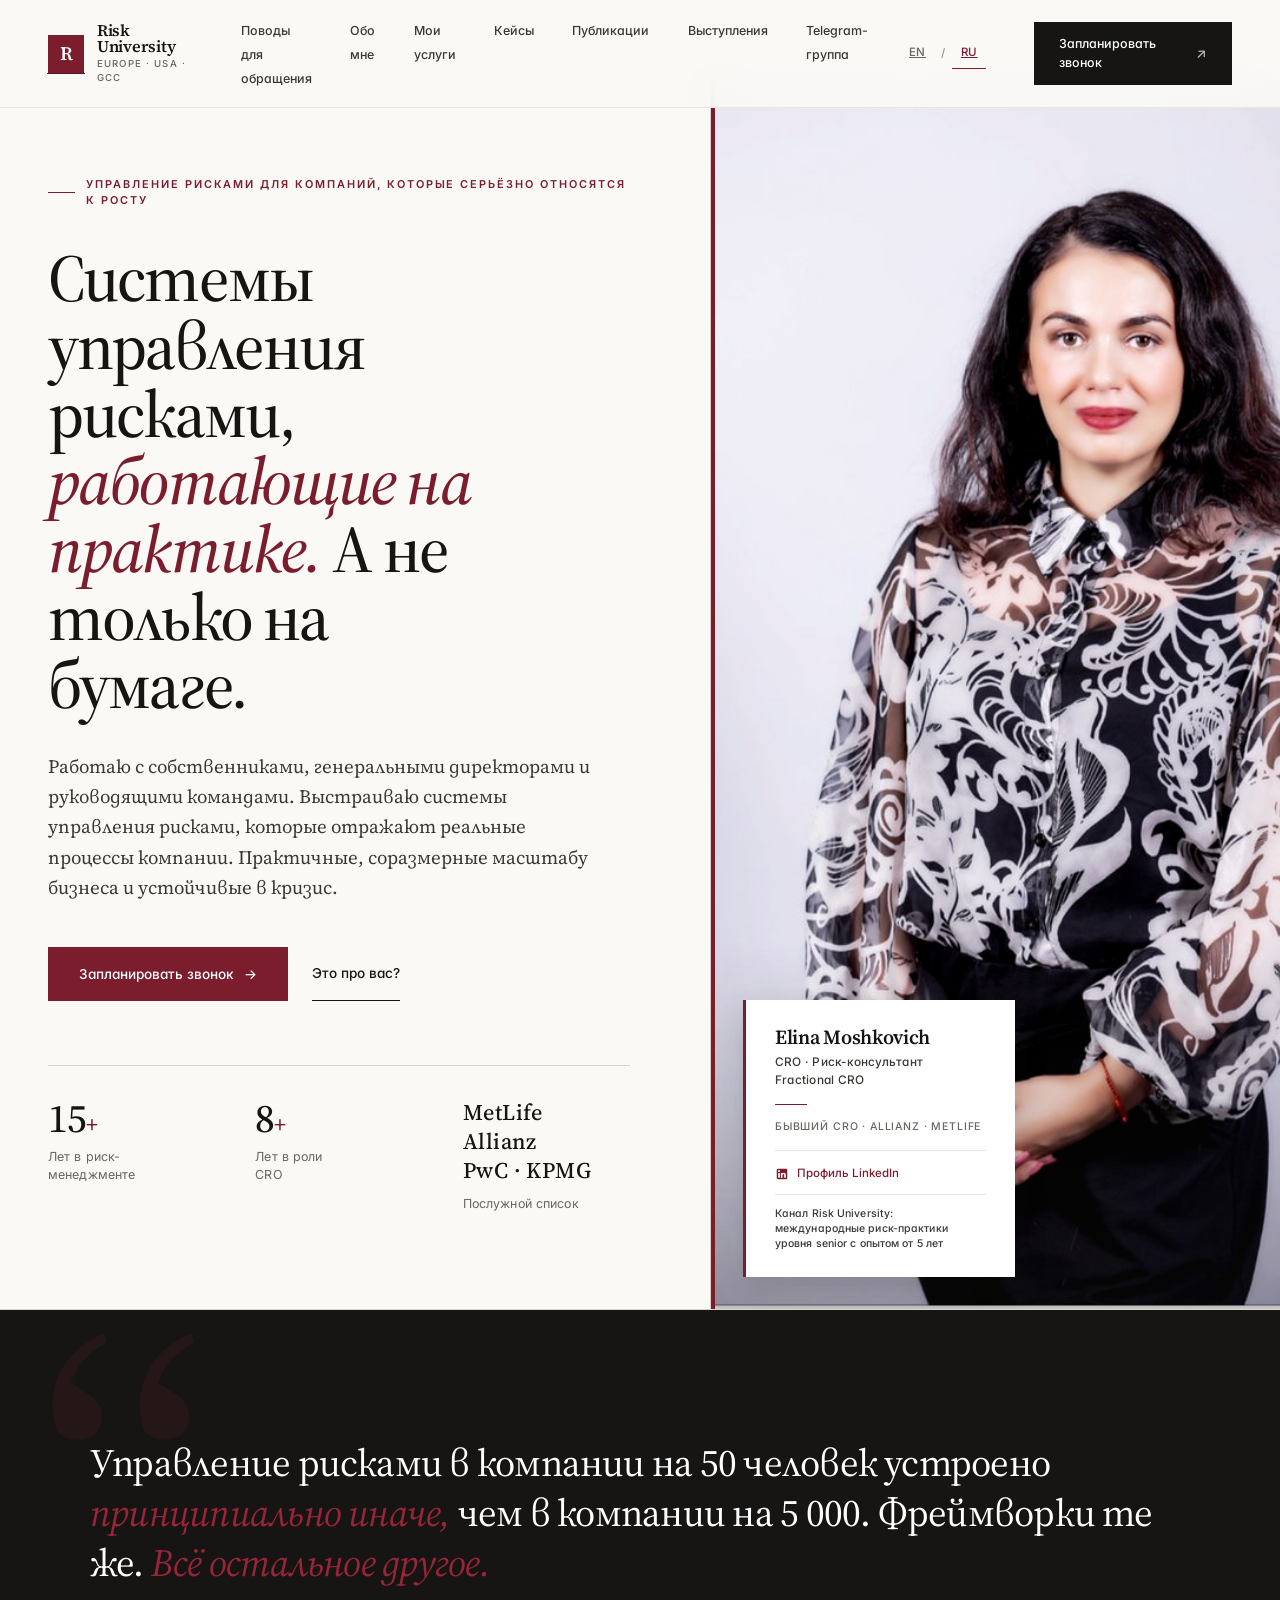
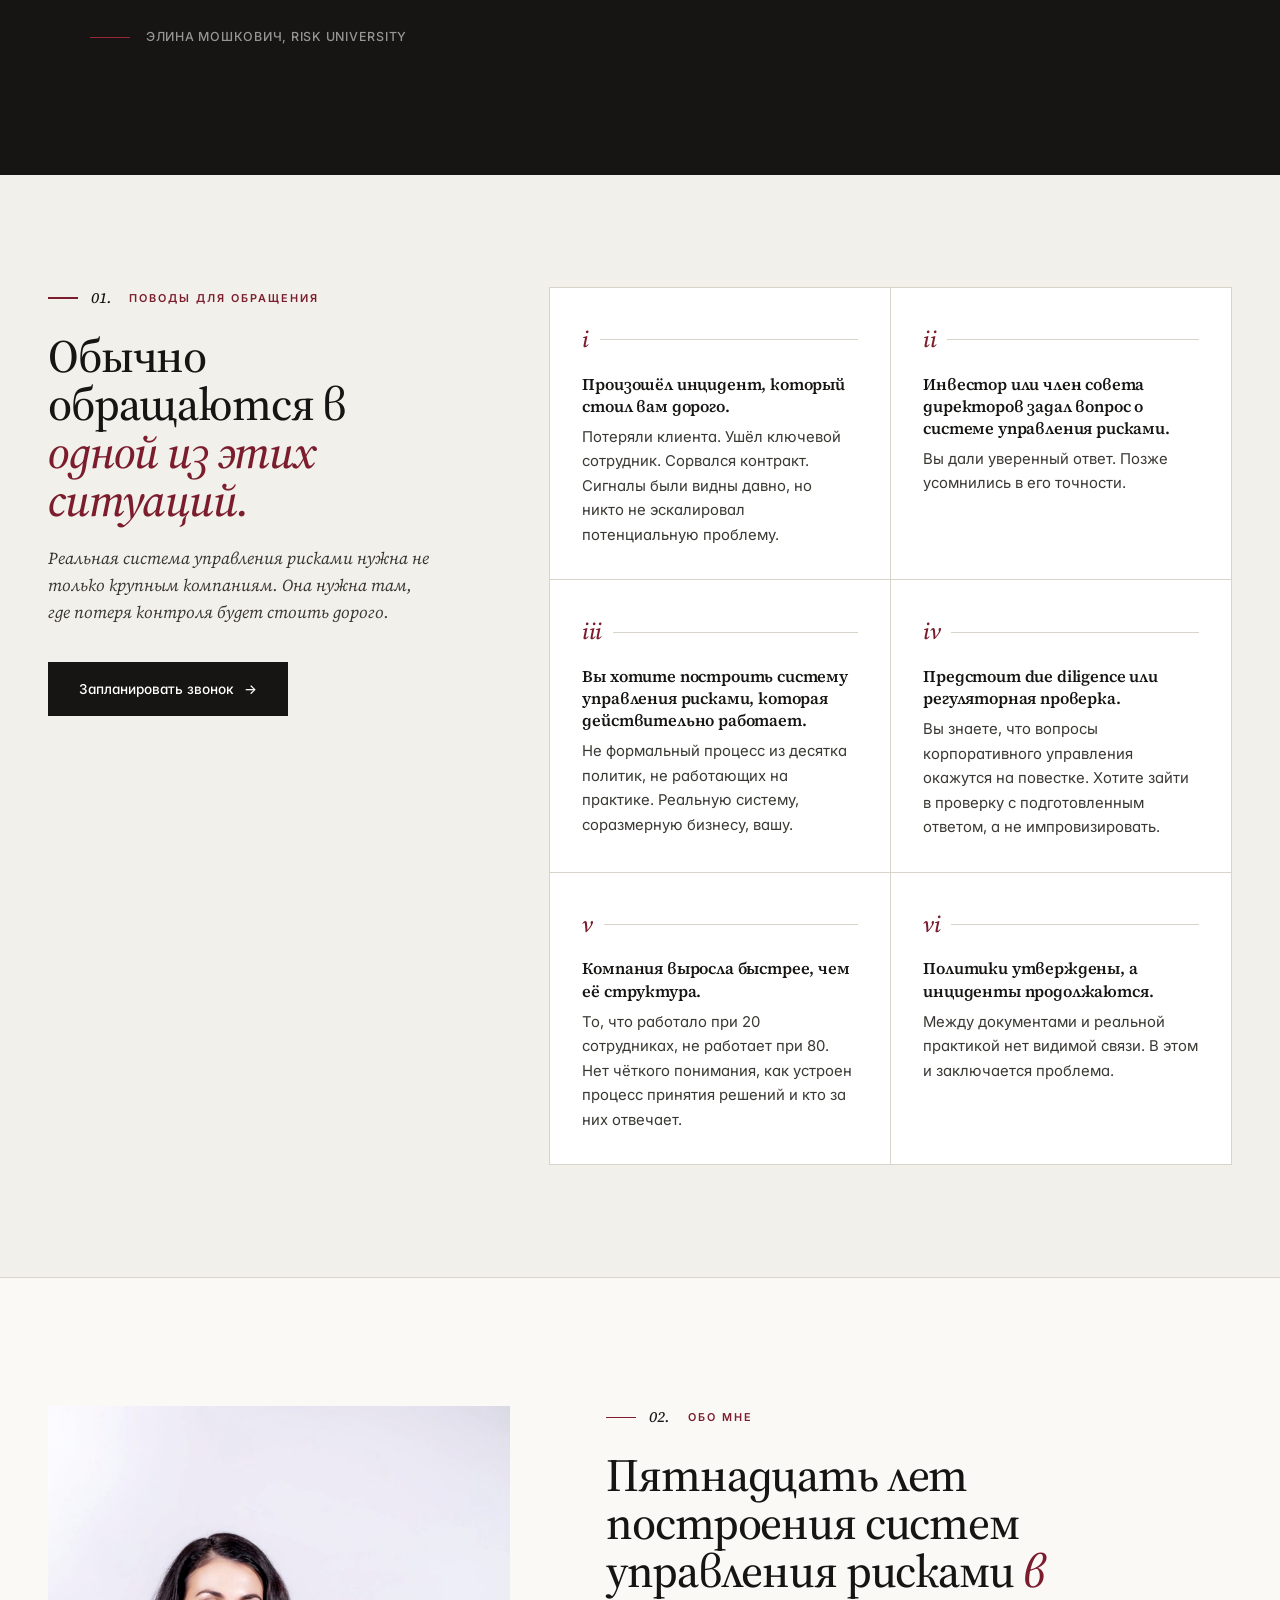
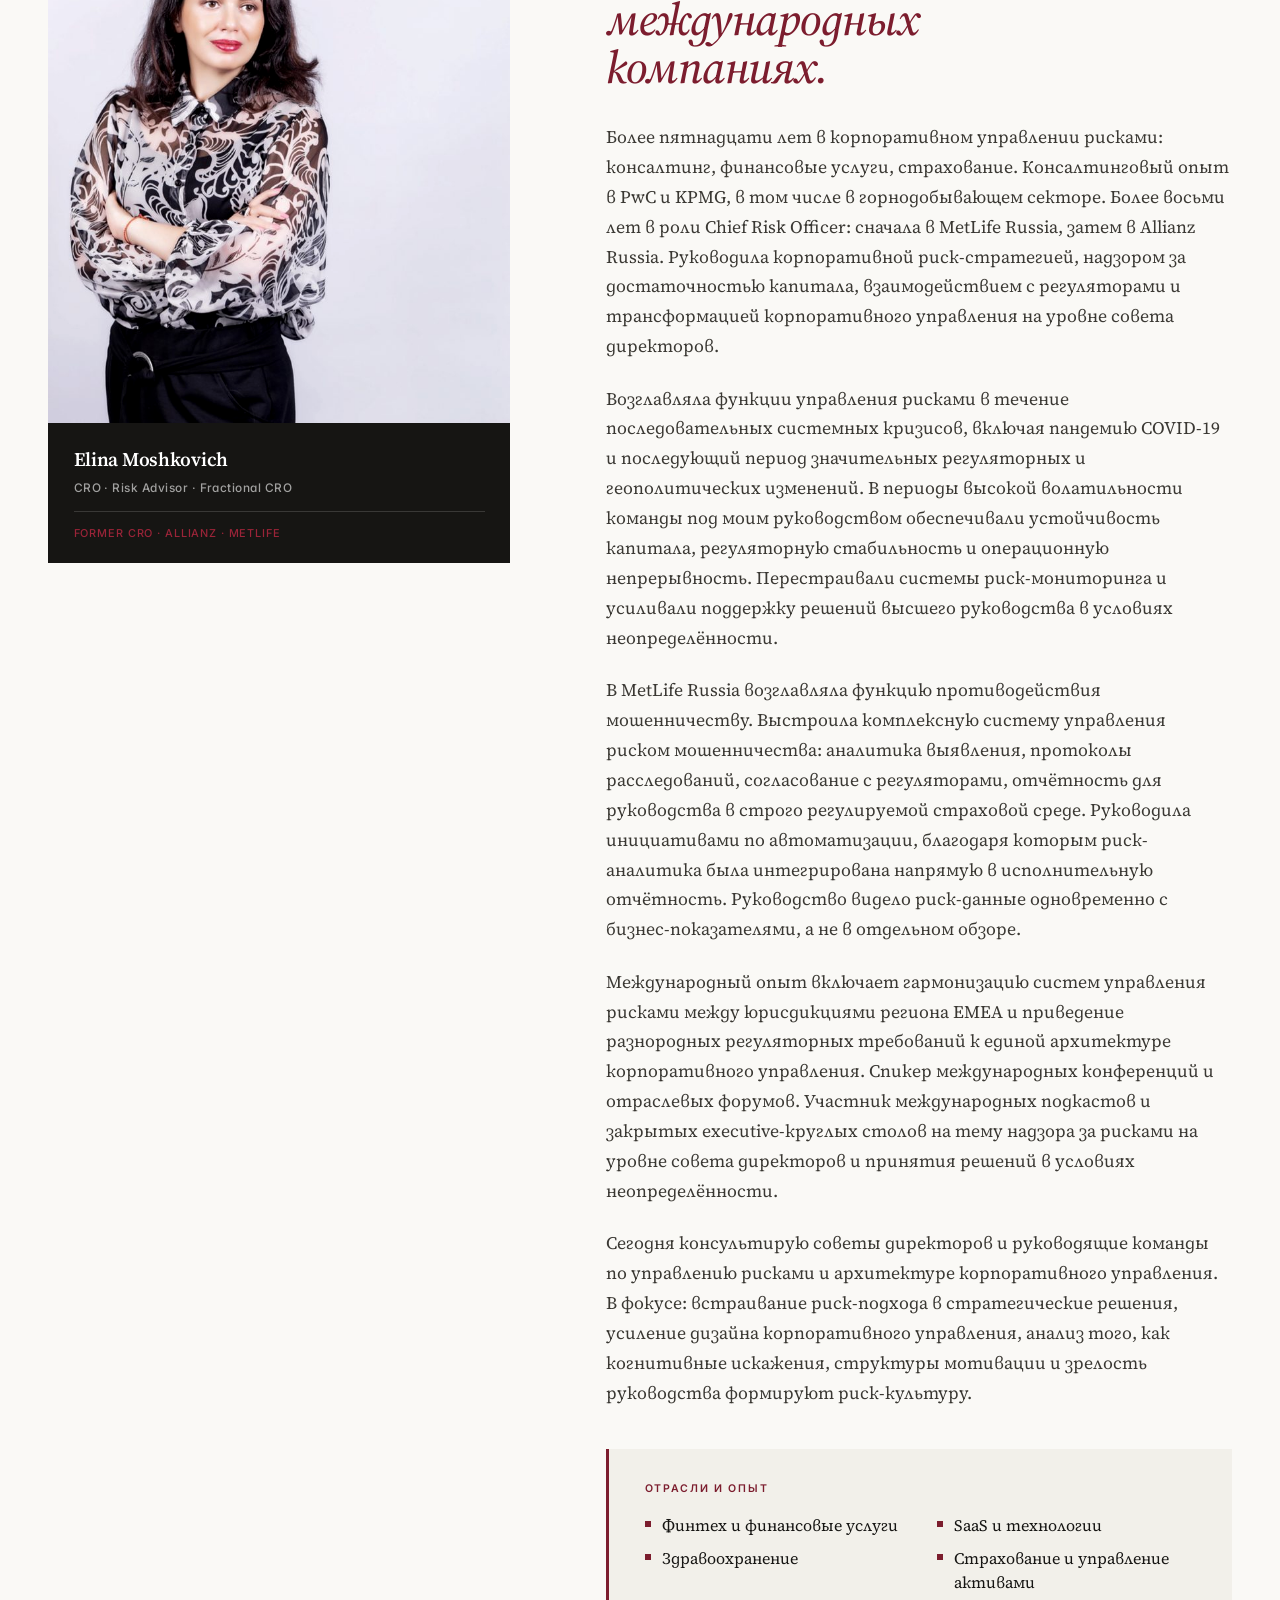
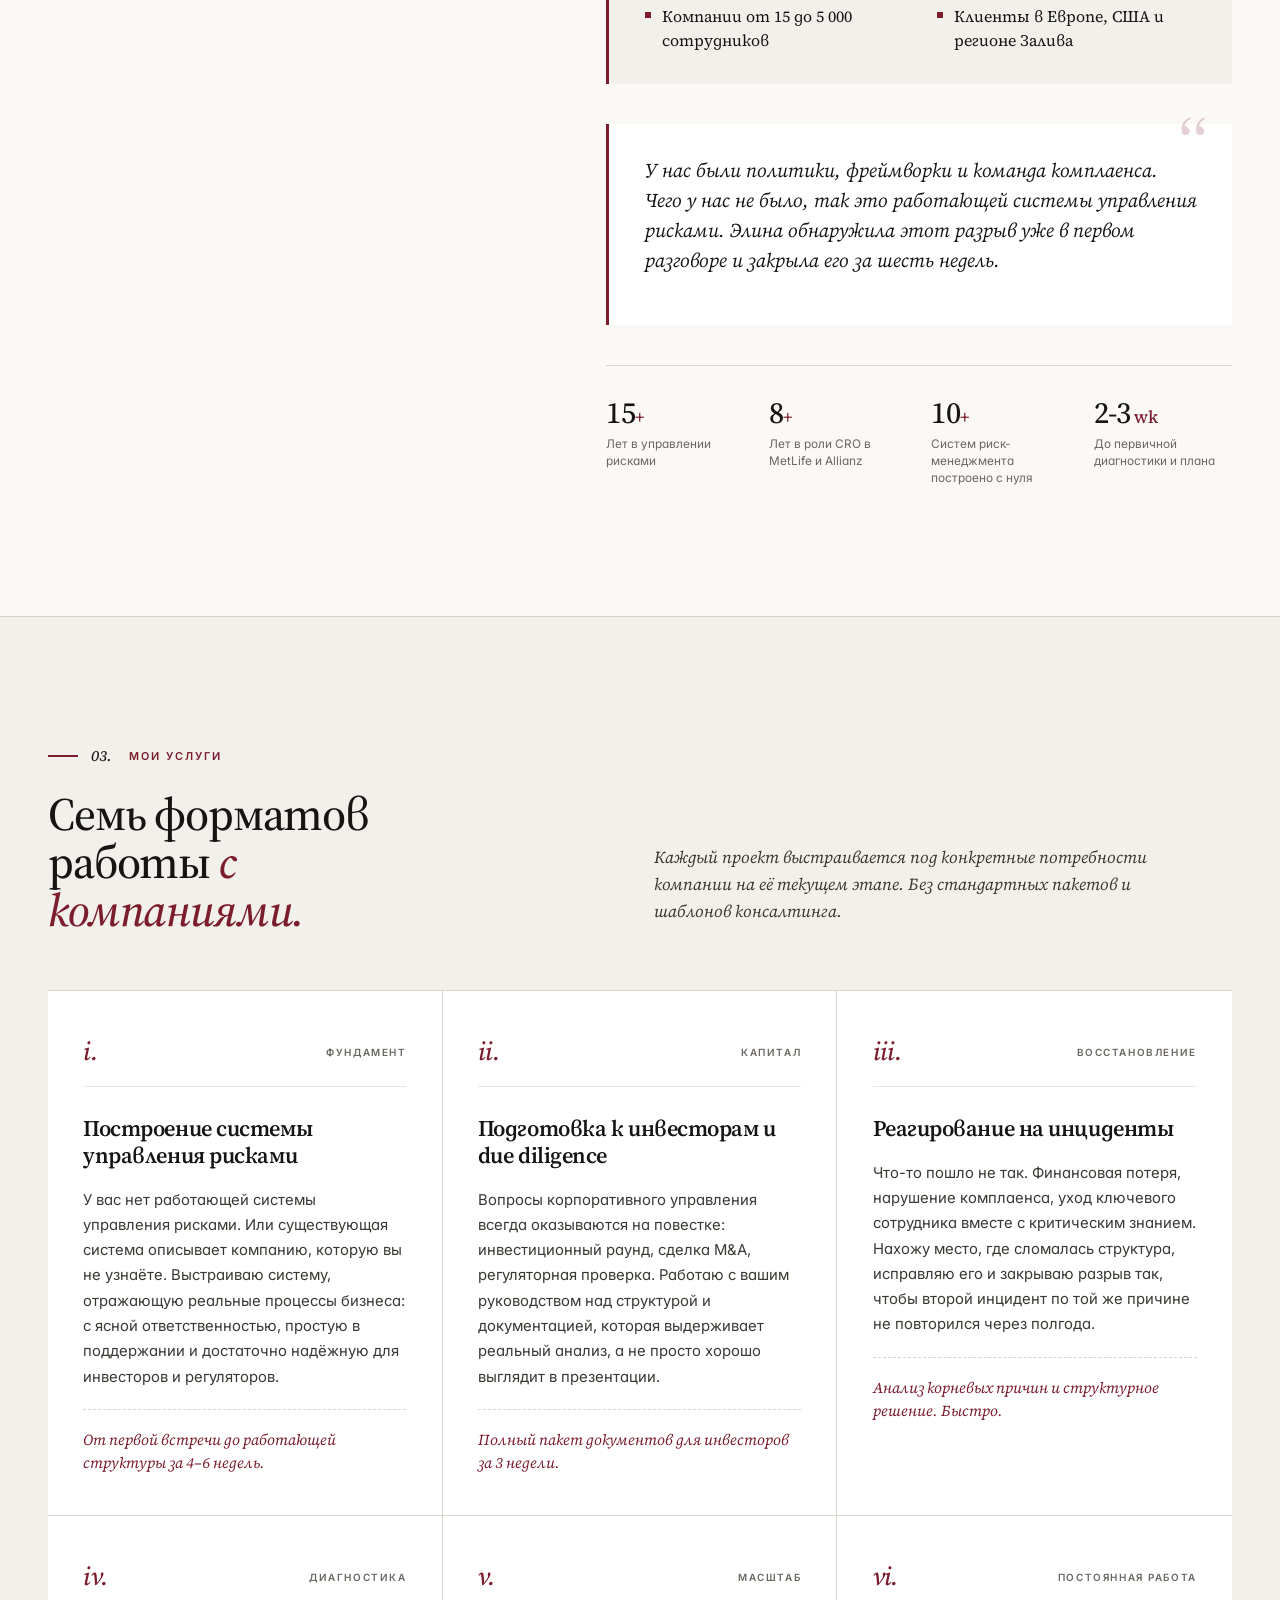
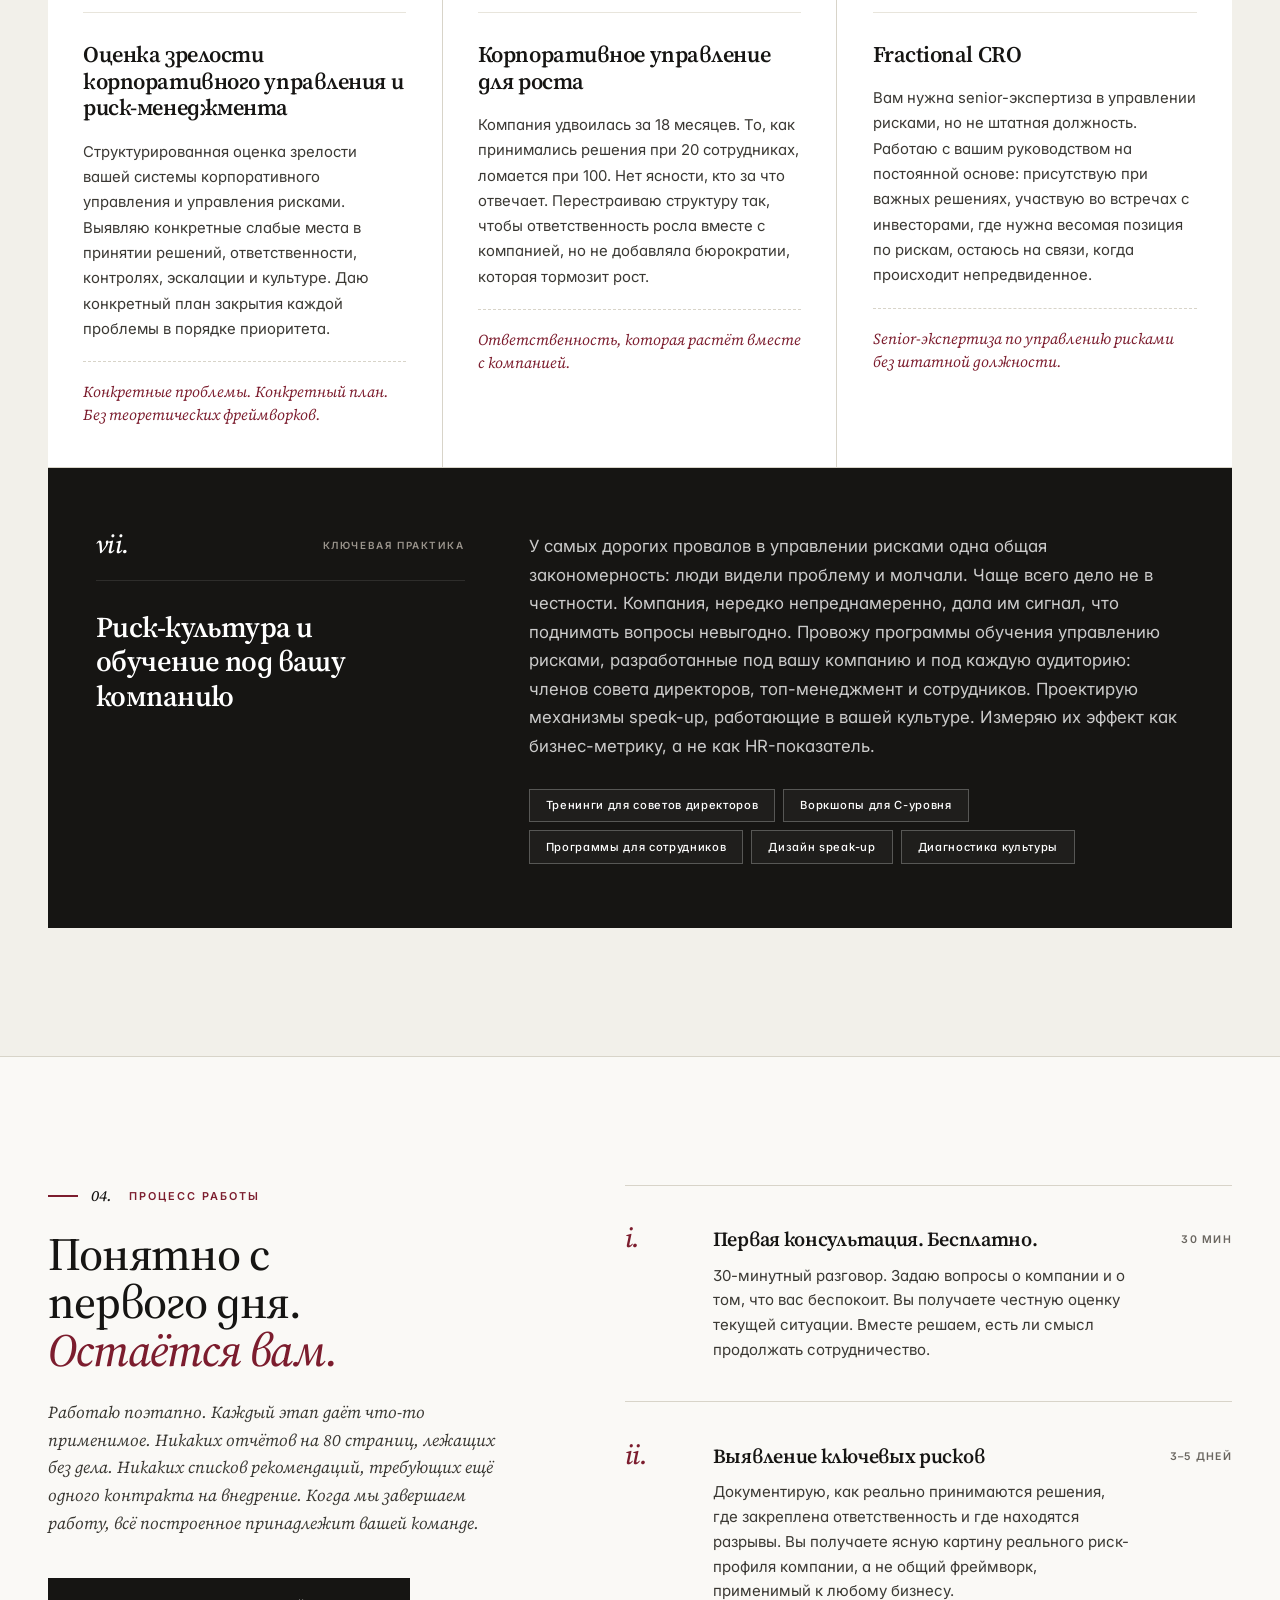
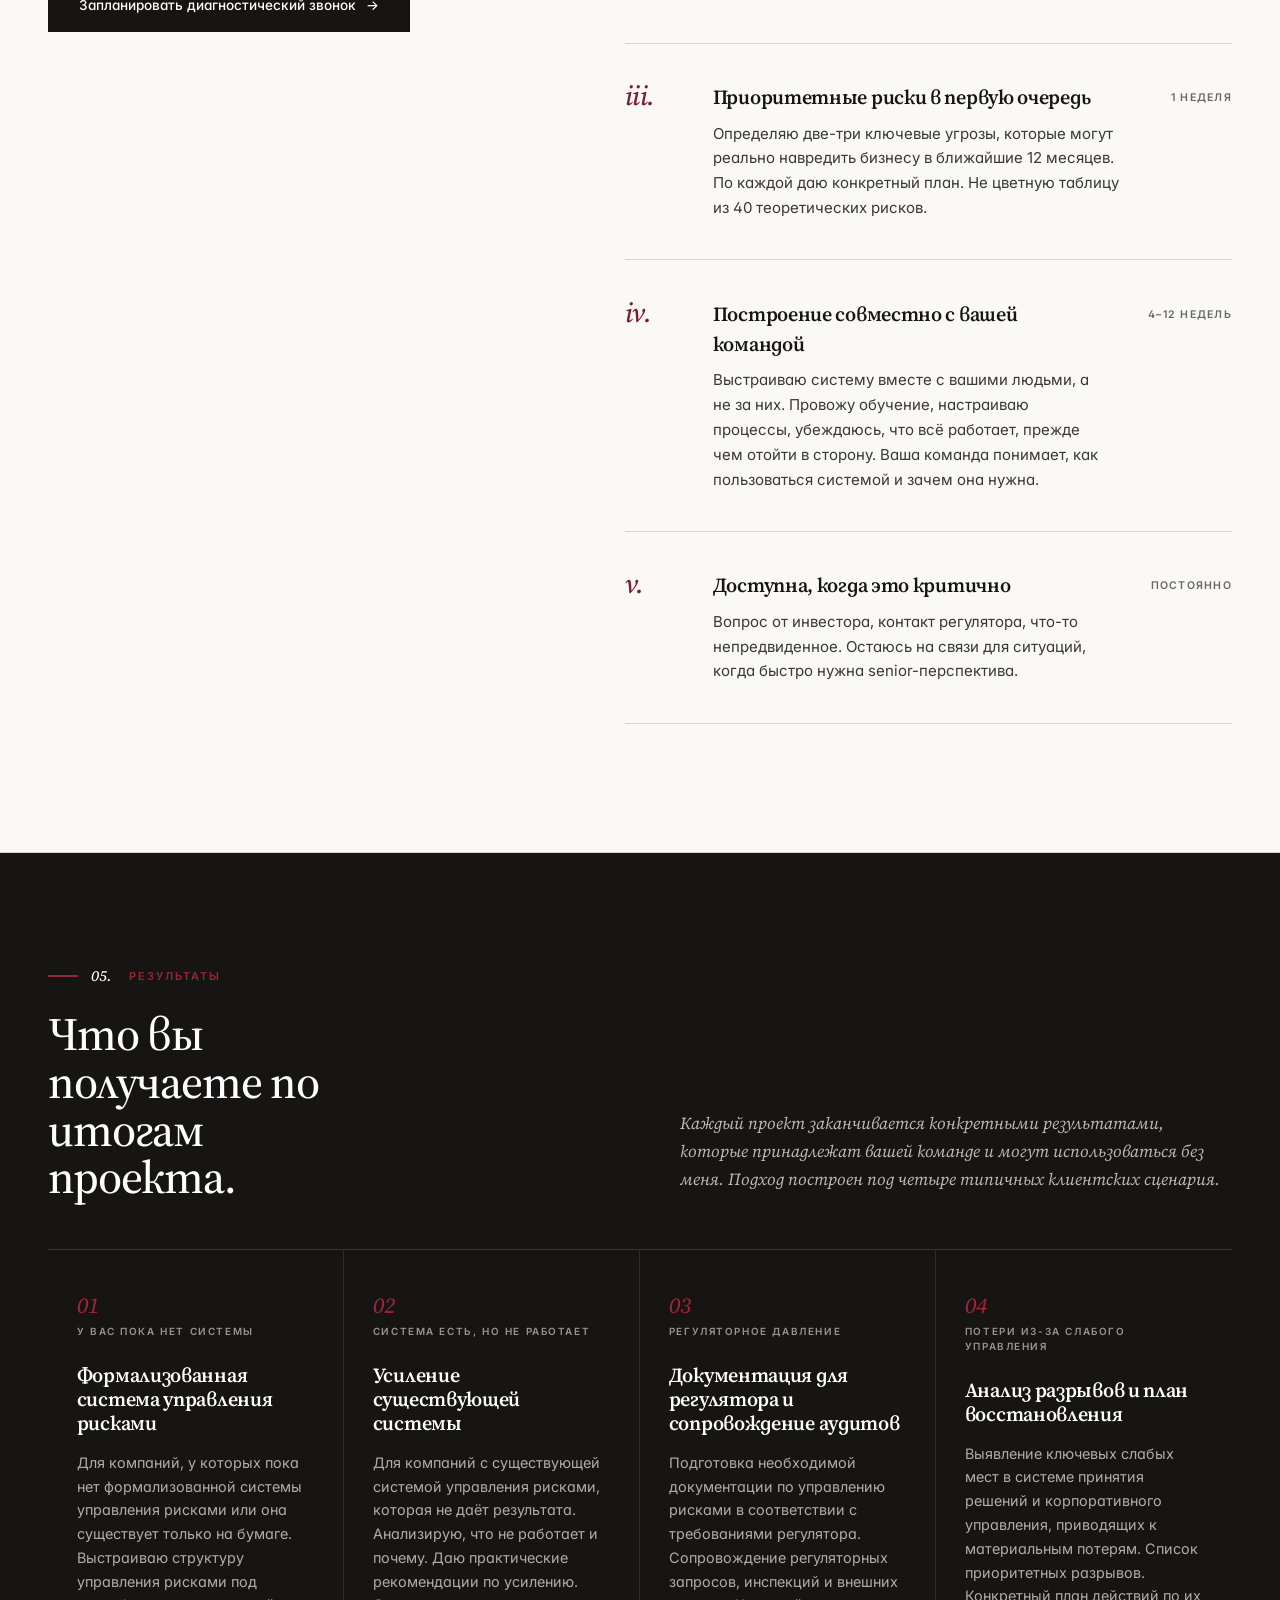
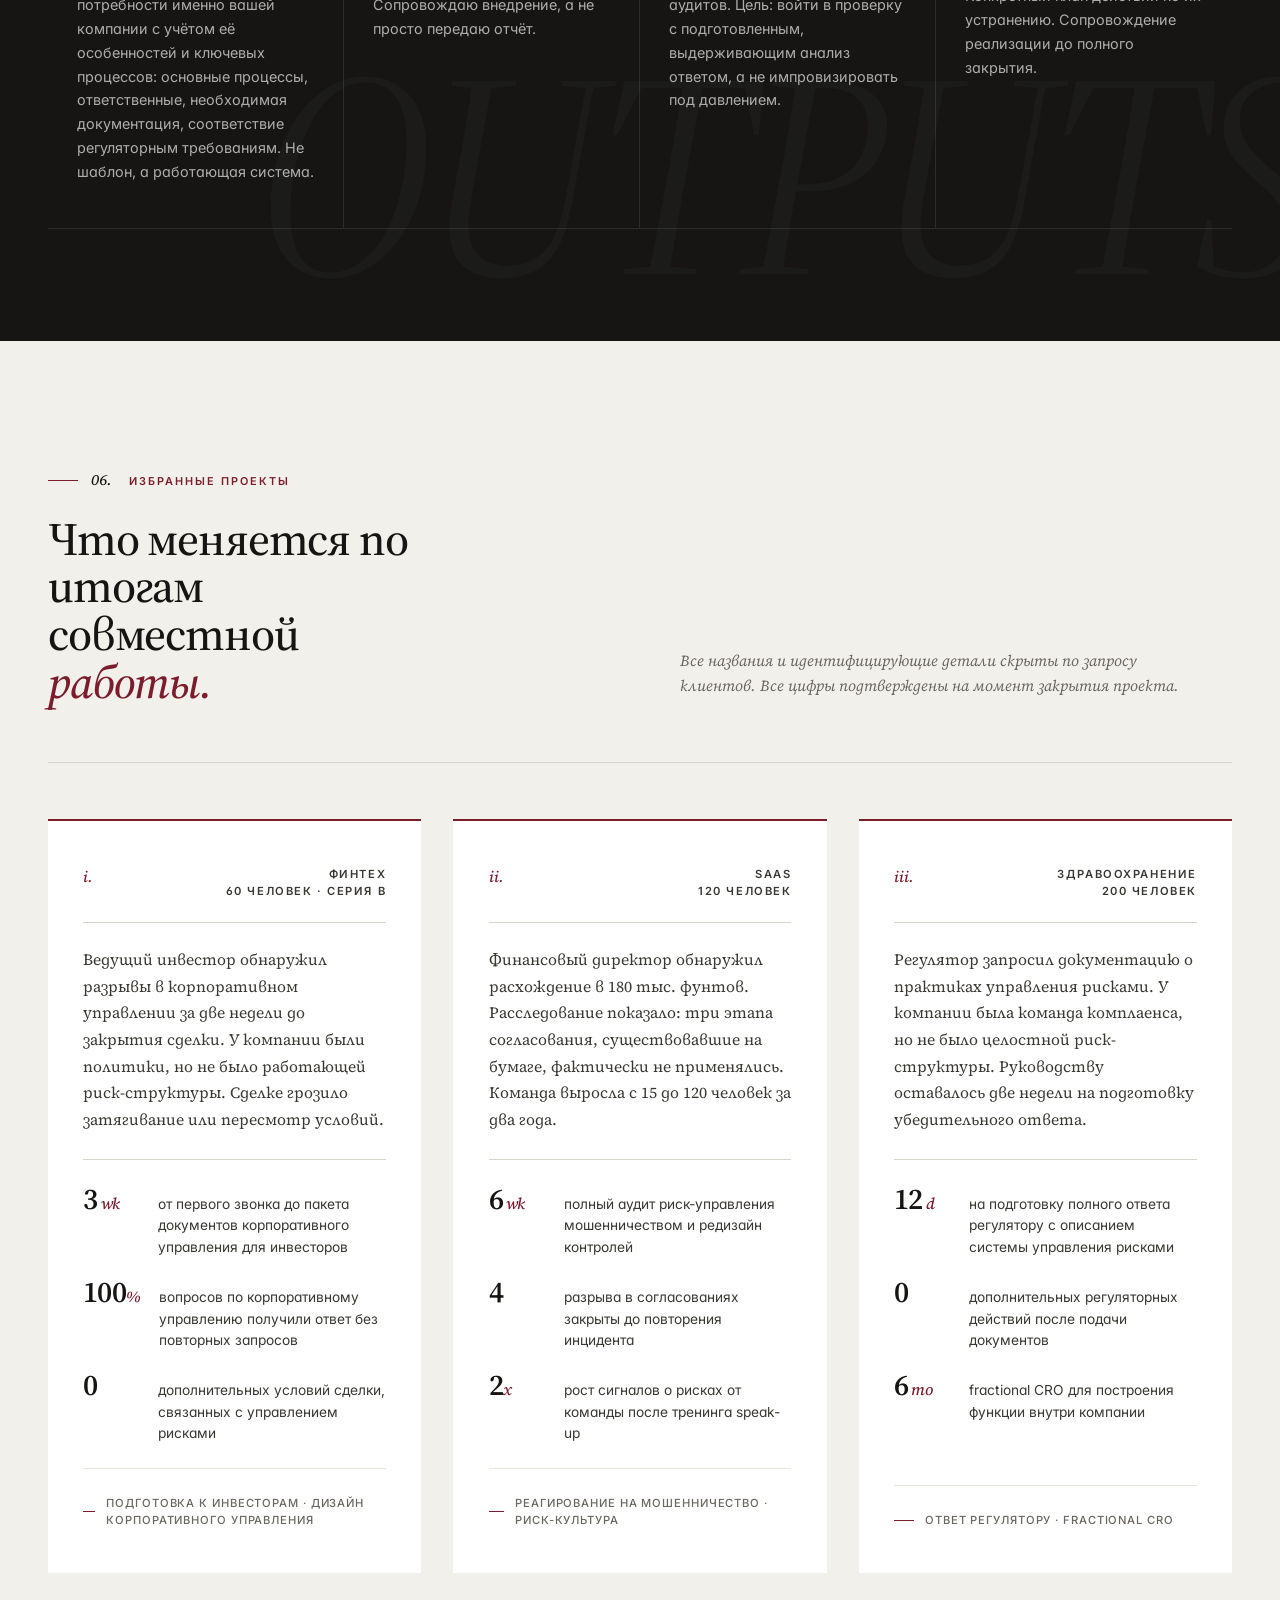
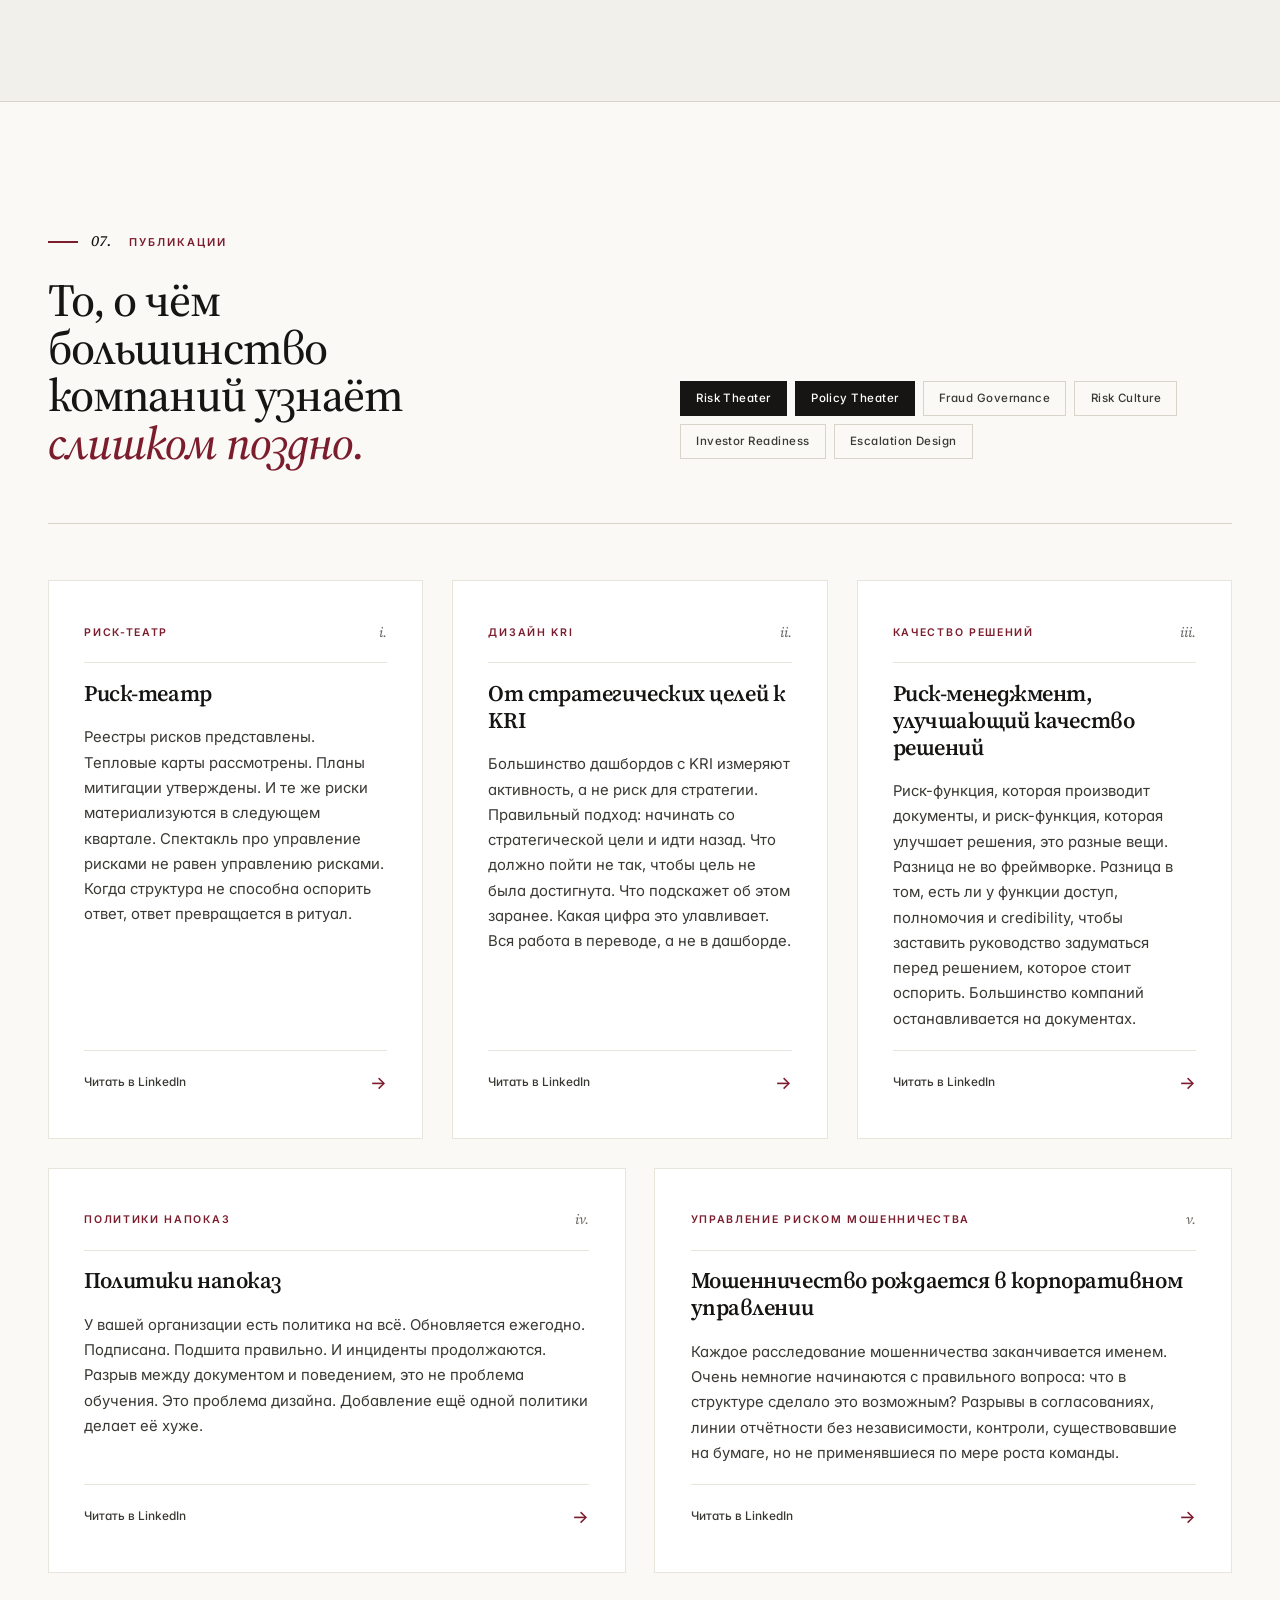
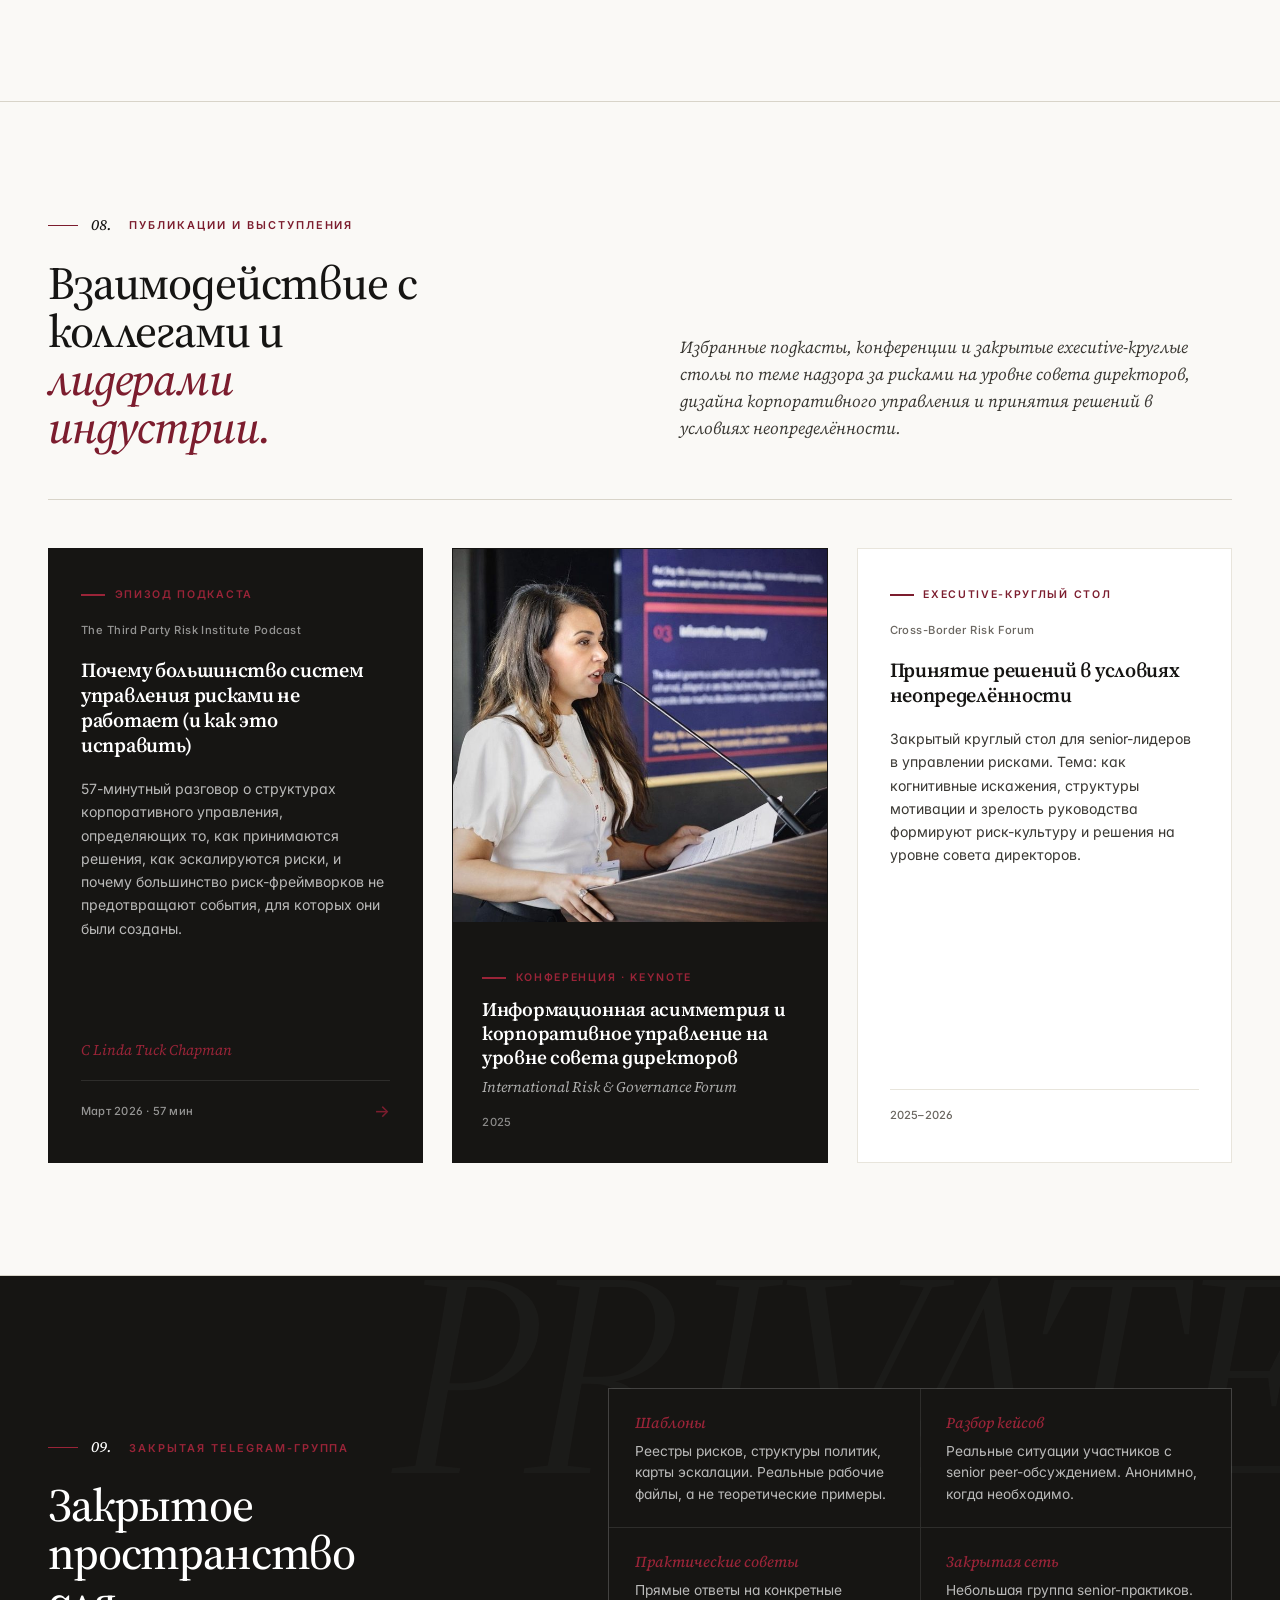
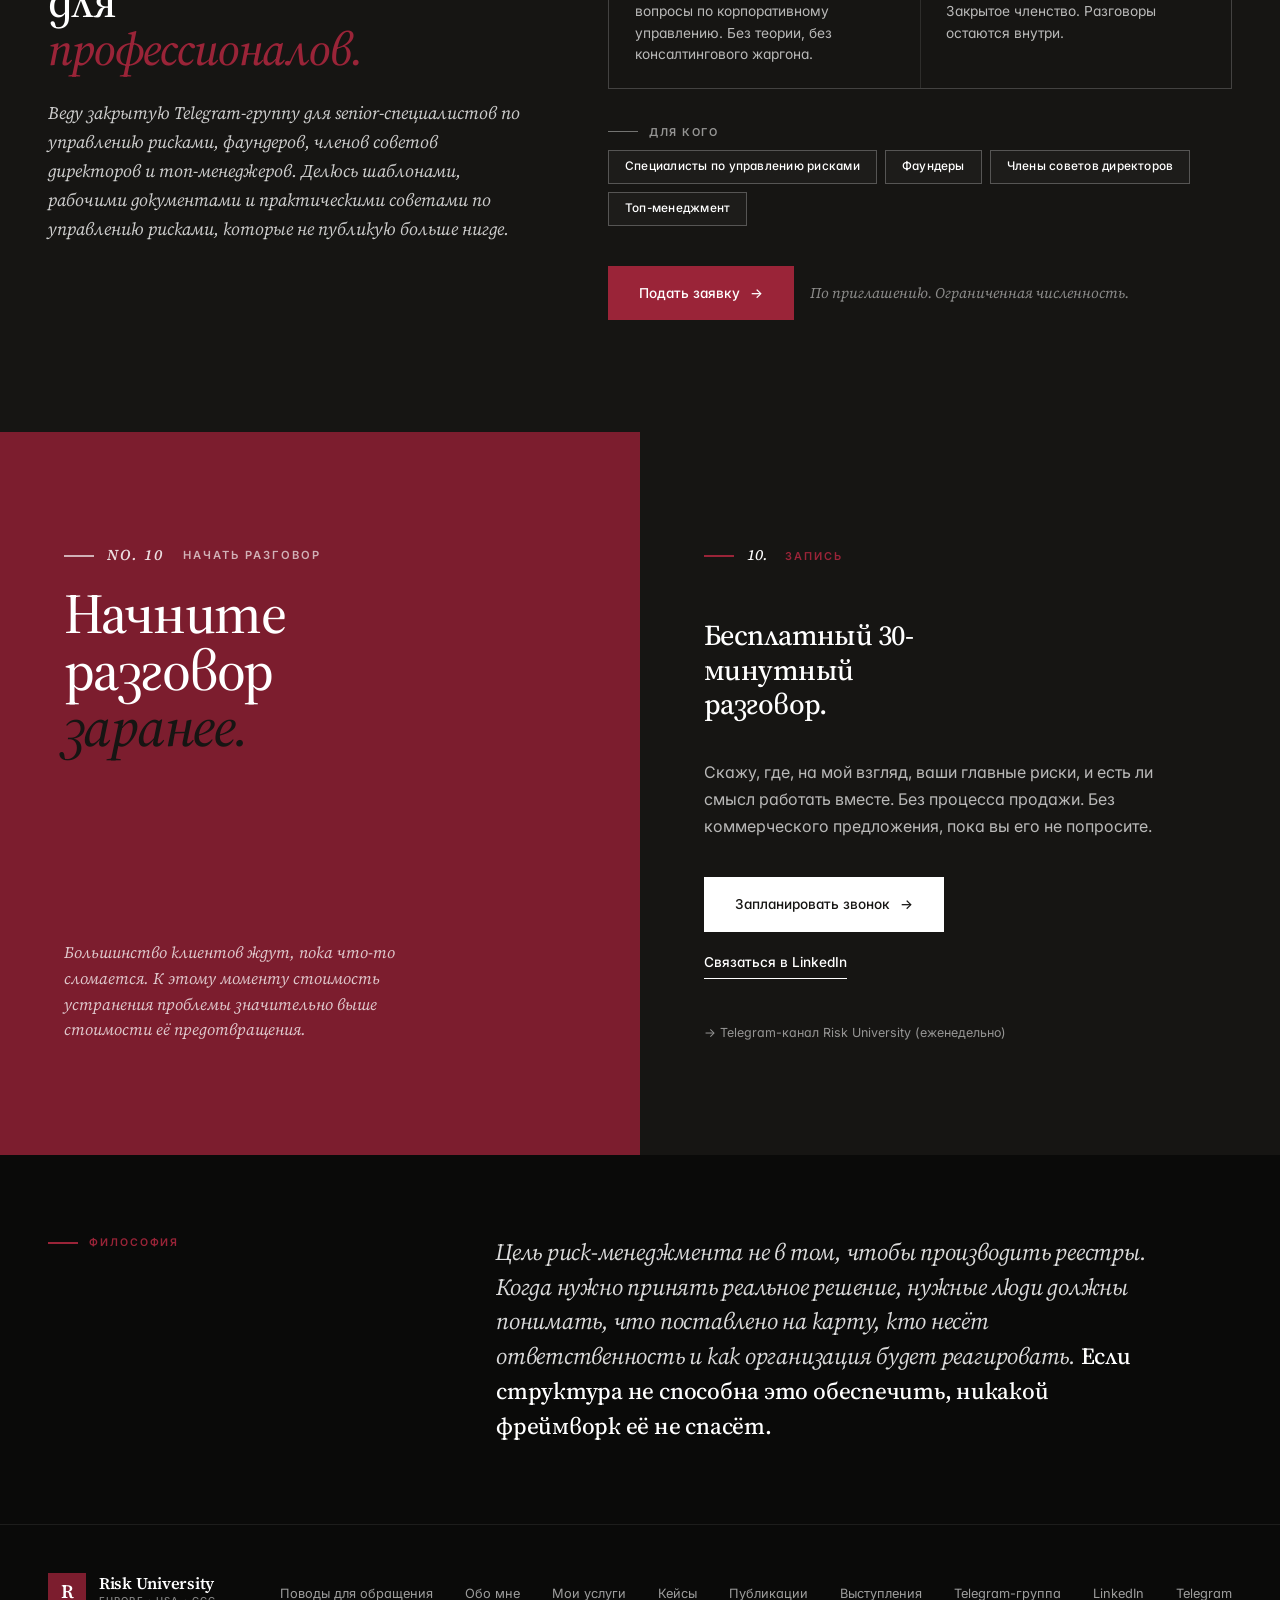
<file: public/ru.html>
<!DOCTYPE html>
<html lang="ru">
<head>
<meta charset="UTF-8">
<meta name="viewport" content="width=device-width, initial-scale=1.0">
<title>Risk University · Elina Moshkovich</title>
<meta name="description" content="Independent risk advisory for companies that are serious about growing. Built on COSO ERM and ISO 31000 principles. Europe, USA and GCC.">
<link rel="preconnect" href="https://fonts.googleapis.com">
<link rel="preconnect" href="https://fonts.gstatic.com" crossorigin>
<link href="https://fonts.googleapis.com/css2?family=Inter:wght@300;400;500;600;700&family=Source+Serif+4:opsz,wght@8..60,400;8..60,500;8..60,600;8..60,700&display=swap" rel="stylesheet">
<link rel="stylesheet" href="css/style.css">
</head>
<body>

<!-- MOBILE MENU -->
<div class="mob-menu" id="mobMenu">
  <button class="mob-close" id="mobClose">&#x2715;</button>
  <a href="#triggers" onclick="closeMob()">Поводы для обращения</a>
  <a href="#about" onclick="closeMob()">Обо мне</a>
  <a href="#expertise" onclick="closeMob()">Мои услуги</a>
  <a href="#proof" onclick="closeMob()">Кейсы</a>
  <a href="#insights" onclick="closeMob()">Публикации</a>
  <a href="#media" onclick="closeMob()">Публикации и выступления</a>
  <a href="#community" onclick="closeMob()">Telegram-группа</a>
  <a href="#contact" onclick="closeMob()" style="color:var(--accent);">Запланировать звонок</a>
</div>

<!-- NAV -->
<nav>
  <div class="nav-inner">
    <a href="#top" class="nb">
      <div class="nb-mark">R</div>
      <div class="nb-text">
        <span class="nb-name">Risk University</span>
        <span class="nb-sub">Europe &middot; USA &middot; GCC</span>
      </div>
    </a>
    <ul class="nl">
      <li><a href="#triggers">Поводы для обращения</a></li>
      <li><a href="#about">Обо мне</a></li>
      <li><a href="#expertise">Мои услуги</a></li>
      <li><a href="#proof">Кейсы</a></li>
      <li><a href="#insights">Публикации</a></li>
      <li><a href="#media">Выступления</a></li>
      <li><a href="#community">Telegram-группа</a></li>
    </ul>
    <div class="lang-toggle">
      <a class="lang-btn" href="index.html">EN</a>
      <span class="lang-sep">/</span>
      <a class="lang-btn active" href="ru.html">RU</a>
    </div>
    <a href="#contact" class="nc">Запланировать звонок</a>
    <button class="ham" onclick="openMob()"><span></span><span></span><span></span></button>
  </div>
</nav>

<!-- HERO -->
<section class="hero" id="top">
  <div class="hero-inner">
    <div class="hero-text">
      
      <div class="hero-eyebrow">Управление рисками для компаний, которые серьёзно относятся к росту</div>
      <h1>Системы управления рисками, <span class="acc">работающие на практике.</span> А не только на бумаге.</h1>
      <p class="hero-lead">Работаю с собственниками, генеральными директорами и руководящими командами. Выстраиваю системы управления рисками, которые отражают реальные процессы компании. Практичные, соразмерные масштабу бизнеса и устойчивые в кризис.</p>
      <div class="hero-cta">
        <a href="#contact" class="btn-primary">Запланировать звонок</a>
        <a href="#triggers" class="btn-text">Это про вас?</a>
      </div>
      <div class="hero-stats">
        <div><div class="hst-n">15<span class="small">+</span></div><div class="hst-l">Лет в риск-<br>менеджменте</div></div>
        <div><div class="hst-n">8<span class="small">+</span></div><div class="hst-l">Лет в роли<br>CRO</div></div>
        <div><div class="hst-n" style="font-size:1.4rem; line-height:1.3; letter-spacing:.02em;">MetLife<br>Allianz<br>PwC · KPMG</div><div class="hst-l">Послужной список</div></div>
      </div>
    </div>
    <div class="hero-photo">
      <img src="img/hero.jpeg" alt="Elina Moshkovich, Chief Risk Officer">
      <div class="hero-photo-card">
        <div class="hpc-name">Elina Moshkovich</div>
        <div class="hpc-role">CRO · Риск-консультант<br>Fractional CRO</div>
        <span class="hpc-line"></span>
        <div class="hpc-cred">Бывший CRO · Allianz · MetLife</div>
        <a href="https://www.linkedin.com/in/elina-moshkovich-41397115" target="_blank" class="hpc-linkedin">
          <svg viewBox="0 0 24 24" fill="currentColor"><path d="M19 3a2 2 0 0 1 2 2v14a2 2 0 0 1-2 2H5a2 2 0 0 1-2-2V5a2 2 0 0 1 2-2h14m-.5 15.5v-5.3a3.26 3.26 0 0 0-3.26-3.26c-.85 0-1.84.52-2.32 1.3v-1.11h-2.79v8.37h2.79v-4.93c0-.77.62-1.4 1.39-1.4a1.4 1.4 0 0 1 1.4 1.4v4.93h2.79M6.88 8.56a1.68 1.68 0 0 0 1.68-1.68c0-.93-.75-1.69-1.68-1.69a1.69 1.69 0 0 0-1.69 1.69c0 .93.76 1.68 1.69 1.68m1.39 9.94v-8.37H5.5v8.37h2.77z"/></svg>
          <span>Профиль LinkedIn</span>
        </a>
        <div class="hpc-reach">Канал Risk University: международные риск-практики уровня senior с опытом от 5 лет</div>
      </div>
    </div>
  </div>
</section>



<!-- STATEMENT -->
<section class="statement">
  <div class="statement-inner">
    <p class="statement-text">Управление рисками в компании на 50 человек устроено <span class="acc">принципиально иначе,</span> чем в компании на 5 000. Фреймворки те же. <span class="acc">Всё остальное другое.</span></p>
    <div class="statement-attr">Элина Мошкович, Risk University</div>
  </div>
</section>

<!-- TRIGGERS -->
<section class="section section-triggers" id="triggers">
  <div class="section-inner">
    <div class="trig-grid">
      <div class="trig-left">
        <div class="eyebrow"><span class="num">01.</span><span>Поводы для обращения</span></div>
        <h2 class="sh">Обычно обращаются в <span class="acc">одной из этих ситуаций.</span></h2>
        <p class="trig-sub">Реальная система управления рисками нужна не только крупным компаниям. Она нужна там, где потеря контроля будет стоить дорого.</p>
        <a href="#contact" class="btn-primary">Запланировать звонок</a>
      </div>
      <div class="trig-list">
        <div class="trig-item"><div class="trig-n">i</div><div class="trig-t"><strong>Произошёл инцидент, который стоил вам дорого.</strong><span>Потеряли клиента. Ушёл ключевой сотрудник. Сорвался контракт. Сигналы были видны давно, но никто не эскалировал потенциальную проблему.</span></div></div>
        <div class="trig-item"><div class="trig-n">ii</div><div class="trig-t"><strong>Инвестор или член совета директоров задал вопрос о системе управления рисками.</strong><span>Вы дали уверенный ответ. Позже усомнились в его точности.</span></div></div>
        <div class="trig-item"><div class="trig-n">iii</div><div class="trig-t"><strong>Вы хотите построить систему управления рисками, которая действительно работает.</strong><span>Не формальный процесс из десятка политик, не работающих на практике. Реальную систему, соразмерную бизнесу, вашу.</span></div></div>
        <div class="trig-item"><div class="trig-n">iv</div><div class="trig-t"><strong>Предстоит due diligence или регуляторная проверка.</strong><span>Вы знаете, что вопросы корпоративного управления окажутся на повестке. Хотите зайти в проверку с подготовленным ответом, а не импровизировать.</span></div></div>
        <div class="trig-item"><div class="trig-n">v</div><div class="trig-t"><strong>Компания выросла быстрее, чем её структура.</strong><span>То, что работало при 20 сотрудниках, не работает при 80. Нет чёткого понимания, как устроен процесс принятия решений и кто за них отвечает.</span></div></div>
        <div class="trig-item"><div class="trig-n">vi</div><div class="trig-t"><strong>Политики утверждены, а инциденты продолжаются.</strong><span>Между документами и реальной практикой нет видимой связи. В этом и заключается проблема.</span></div></div>
      </div>
    </div>
  </div>
</section>

<!-- ABOUT -->
<section class="section section-about" id="about">
  <div class="section-inner">
    <div class="about-grid">
      <div class="about-photo-wrap">
        <img class="about-photo" src="img/about.jpeg" alt="Elina Moshkovich">
        <div class="about-photo-tag">
          <div class="apt-name">Elina Moshkovich</div>
          <div class="apt-role">CRO &middot; Risk Advisor &middot; Fractional CRO</div>
          <div class="apt-line"></div>
          <div class="apt-cred">Former CRO &middot; Allianz &middot; MetLife</div>
        </div>
      </div>
      <div class="about-text">
        <div class="eyebrow"><span class="num">02.</span><span>Обо мне</span></div>
        <h2 class="sh">Пятнадцать лет построения систем управления рисками <span class="acc">в международных компаниях.</span></h2>
        <div class="about-body">
          <p>Более пятнадцати лет в корпоративном управлении рисками: консалтинг, финансовые услуги, страхование. Консалтинговый опыт в PwC и KPMG, в том числе в горнодобывающем секторе. Более восьми лет в роли Chief Risk Officer: сначала в MetLife Russia, затем в Allianz Russia. Руководила корпоративной риск-стратегией, надзором за достаточностью капитала, взаимодействием с регуляторами и трансформацией корпоративного управления на уровне совета директоров.</p>
          <p>Возглавляла функции управления рисками в течение последовательных системных кризисов, включая пандемию COVID-19 и последующий период значительных регуляторных и геополитических изменений. В периоды высокой волатильности команды под моим руководством обеспечивали устойчивость капитала, регуляторную стабильность и операционную непрерывность. Перестраивали системы риск-мониторинга и усиливали поддержку решений высшего руководства в условиях неопределённости.</p>
          <p>В MetLife Russia возглавляла функцию противодействия мошенничеству. Выстроила комплексную систему управления риском мошенничества: аналитика выявления, протоколы расследований, согласование с регуляторами, отчётность для руководства в строго регулируемой страховой среде. Руководила инициативами по автоматизации, благодаря которым риск-аналитика была интегрирована напрямую в исполнительную отчётность. Руководство видело риск-данные одновременно с бизнес-показателями, а не в отдельном обзоре.</p>
          <p>Международный опыт включает гармонизацию систем управления рисками между юрисдикциями региона EMEA и приведение разнородных регуляторных требований к единой архитектуре корпоративного управления. Спикер международных конференций и отраслевых форумов. Участник международных подкастов и закрытых executive-круглых столов на тему надзора за рисками на уровне совета директоров и принятия решений в условиях неопределённости.</p>
          <p>Сегодня консультирую советы директоров и руководящие команды по управлению рисками и архитектуре корпоративного управления. В фокусе: встраивание риск-подхода в стратегические решения, усиление дизайна корпоративного управления, анализ того, как когнитивные искажения, структуры мотивации и зрелость руководства формируют риск-культуру.</p>
        </div>
        <div class="about-credentials">
          <div class="ac-label">Отрасли и опыт</div>
          <div class="ac-list">
            <div class="ac-item">Финтех и финансовые услуги</div>
            <div class="ac-item">SaaS и технологии</div>
            <div class="ac-item">Здравоохранение</div>
            <div class="ac-item">Страхование и управление активами</div>
            <div class="ac-item">Компании от 15 до 5 000 сотрудников</div>
            <div class="ac-item">Клиенты в Европе, США и регионе Залива</div>
          </div>
        </div>
        <div class="cq">
          <div class="cq-text">У нас были политики, фреймворки и команда комплаенса. Чего у нас не было, так это работающей системы управления рисками. Элина обнаружила этот разрыв уже в первом разговоре и закрыла его за шесть недель.</div>
          
        </div>
        <div class="about-stats">
          <div><div class="as-v">15<span class="small">+</span></div><div class="as-l">Лет в управлении рисками</div></div>
          <div><div class="as-v">8<span class="small">+</span></div><div class="as-l">Лет в роли CRO в MetLife и Allianz</div></div>
          <div><div class="as-v">10<span class="small">+</span></div><div class="as-l">Систем риск-менеджмента построено с нуля</div></div>
          <div><div class="as-v">2-3<span class="small"> wk</span></div><div class="as-l">До первичной диагностики и плана</div></div>
        </div>
      </div>
    </div>
  </div>
</section>

<!-- EXPERTISE -->
<section class="section section-exp" id="expertise">
  <div class="section-inner">
    <div class="exp-hd">
      <div>
        <div class="eyebrow"><span class="num">03.</span><span>Мои услуги</span></div>
        <h2 class="sh">Семь форматов работы <span class="acc">с компаниями.</span></h2>
      </div>
      <p class="exp-intro">Каждый проект выстраивается под конкретные потребности компании на её текущем этапе. Без стандартных пакетов и шаблонов консалтинга.</p>
    </div>
    <div class="exp-grid">

      <div class="ec">
        <div class="ec-head"><span class="ec-n">i.</span><span class="ec-cat">Фундамент</span></div>
        <div class="ec-t">Построение системы управления рисками</div>
        <div class="ec-d">У вас нет работающей системы управления рисками. Или существующая система описывает компанию, которую вы не узнаёте. Выстраиваю систему, отражающую реальные процессы бизнеса: с ясной ответственностью, простую в поддержании и достаточно надёжную для инвесторов и регуляторов.</div>
        <div class="ec-pull">От первой встречи до работающей структуры за 4–6 недель.</div>
      </div>

      <div class="ec">
        <div class="ec-head"><span class="ec-n">ii.</span><span class="ec-cat">Капитал</span></div>
        <div class="ec-t">Подготовка к инвесторам и due diligence</div>
        <div class="ec-d">Вопросы корпоративного управления всегда оказываются на повестке: инвестиционный раунд, сделка M&A, регуляторная проверка. Работаю с вашим руководством над структурой и документацией, которая выдерживает реальный анализ, а не просто хорошо выглядит в презентации.</div>
        <div class="ec-pull">Полный пакет документов для инвесторов за 3 недели.</div>
      </div>

      <div class="ec">
        <div class="ec-head"><span class="ec-n">iii.</span><span class="ec-cat">Восстановление</span></div>
        <div class="ec-t">Реагирование на инциденты</div>
        <div class="ec-d">Что-то пошло не так. Финансовая потеря, нарушение комплаенса, уход ключевого сотрудника вместе с критическим знанием. Нахожу место, где сломалась структура, исправляю его и закрываю разрыв так, чтобы второй инцидент по той же причине не повторился через полгода.</div>
        <div class="ec-pull">Анализ корневых причин и структурное решение. Быстро.</div>
      </div>

      <div class="ec">
        <div class="ec-head"><span class="ec-n">iv.</span><span class="ec-cat">Диагностика</span></div>
        <div class="ec-t">Оценка зрелости корпоративного управления и риск-менеджмента</div>
        <div class="ec-d">Структурированная оценка зрелости вашей системы корпоративного управления и управления рисками. Выявляю конкретные слабые места в принятии решений, ответственности, контролях, эскалации и культуре. Даю конкретный план закрытия каждой проблемы в порядке приоритета.</div>
        <div class="ec-pull">Конкретные проблемы. Конкретный план. Без теоретических фреймворков.</div>
      </div>

      <div class="ec">
        <div class="ec-head"><span class="ec-n">v.</span><span class="ec-cat">Масштаб</span></div>
        <div class="ec-t">Корпоративное управление для роста</div>
        <div class="ec-d">Компания удвоилась за 18 месяцев. То, как принимались решения при 20 сотрудниках, ломается при 100. Нет ясности, кто за что отвечает. Перестраиваю структуру так, чтобы ответственность росла вместе с компанией, но не добавляла бюрократии, которая тормозит рост.</div>
        <div class="ec-pull">Ответственность, которая растёт вместе с компанией.</div>
      </div>

      <div class="ec">
        <div class="ec-head"><span class="ec-n">vi.</span><span class="ec-cat">Постоянная работа</span></div>
        <div class="ec-t">Fractional CRO</div>
        <div class="ec-d">Вам нужна senior-экспертиза в управлении рисками, но не штатная должность. Работаю с вашим руководством на постоянной основе: присутствую при важных решениях, участвую во встречах с инвесторами, где нужна весомая позиция по рискам, остаюсь на связи, когда происходит непредвиденное.</div>
        <div class="ec-pull">Senior-экспертиза по управлению рисками без штатной должности.</div>
      </div>

      <div class="ec ec-feat">
        <div>
          <div class="ec-head"><span class="ec-n">vii.</span><span class="ec-cat">Ключевая практика</span></div>
          <div class="ec-t">Риск-культура и обучение под вашу компанию</div>
        </div>
        <div>
          <div class="ec-d">У самых дорогих провалов в управлении рисками одна общая закономерность: люди видели проблему и молчали. Чаще всего дело не в честности. Компания, нередко непреднамеренно, дала им сигнал, что поднимать вопросы невыгодно. Провожу программы обучения управлению рисками, разработанные под вашу компанию и под каждую аудиторию: членов совета директоров, топ-менеджмент и сотрудников. Проектирую механизмы speak-up, работающие в вашей культуре. Измеряю их эффект как бизнес-метрику, а не как HR-показатель.</div>
          <div class="ec-pills">
            <span class="ep">Тренинги для советов директоров</span>
            <span class="ep">Воркшопы для C-уровня</span>
            <span class="ep">Программы для сотрудников</span>
            <span class="ep">Дизайн speak-up</span>
            <span class="ep">Диагностика культуры</span>
          </div>
        </div>
      </div>

    </div>
  </div>
</section>

<!-- METHOD -->
<section class="section section-method" id="methodology">
  <div class="section-inner">
    <div class="method-grid">
      <div class="method-l">
        <div class="eyebrow"><span class="num">04.</span><span>Процесс работы</span></div>
        <h2 class="sh">Понятно с первого дня. <span class="acc">Остаётся вам.</span></h2>
        <p class="method-body">Работаю поэтапно. Каждый этап даёт что-то применимое. Никаких отчётов на 80 страниц, лежащих без дела. Никаких списков рекомендаций, требующих ещё одного контракта на внедрение. Когда мы завершаем работу, всё построенное принадлежит вашей команде.</p>
        <a href="#contact" class="btn-primary">Запланировать диагностический звонок</a>
      </div>
      <div class="method-r">
        <div class="steps">
          <div class="step">
            <div class="step-bar"></div>
            <div class="step-n">i.</div>
            <div class="step-content">
              <div class="step-t">Первая консультация. Бесплатно.</div>
              <div class="step-d">30-минутный разговор. Задаю вопросы о компании и о том, что вас беспокоит. Вы получаете честную оценку текущей ситуации. Вместе решаем, есть ли смысл продолжать сотрудничество.</div>
            </div>
            <div class="step-time">30 мин</div>
          </div>
          <div class="step">
            <div class="step-bar"></div>
            <div class="step-n">ii.</div>
            <div class="step-content">
              <div class="step-t">Выявление ключевых рисков</div>
              <div class="step-d">Документирую, как реально принимаются решения, где закреплена ответственность и где находятся разрывы. Вы получаете ясную картину реального риск-профиля компании, а не общий фреймворк, применимый к любому бизнесу.</div>
            </div>
            <div class="step-time">3–5 дней</div>
          </div>
          <div class="step">
            <div class="step-bar"></div>
            <div class="step-n">iii.</div>
            <div class="step-content">
              <div class="step-t">Приоритетные риски в первую очередь</div>
              <div class="step-d">Определяю две-три ключевые угрозы, которые могут реально навредить бизнесу в ближайшие 12 месяцев. По каждой даю конкретный план. Не цветную таблицу из 40 теоретических рисков.</div>
            </div>
            <div class="step-time">1 неделя</div>
          </div>
          <div class="step">
            <div class="step-bar"></div>
            <div class="step-n">iv.</div>
            <div class="step-content">
              <div class="step-t">Построение совместно с вашей командой</div>
              <div class="step-d">Выстраиваю систему вместе с вашими людьми, а не за них. Провожу обучение, настраиваю процессы, убеждаюсь, что всё работает, прежде чем отойти в сторону. Ваша команда понимает, как пользоваться системой и зачем она нужна.</div>
            </div>
            <div class="step-time">4–12 недель</div>
          </div>
          <div class="step">
            <div class="step-bar"></div>
            <div class="step-n">v.</div>
            <div class="step-content">
              <div class="step-t">Доступна, когда это критично</div>
              <div class="step-d">Вопрос от инвестора, контакт регулятора, что-то непредвиденное. Остаюсь на связи для ситуаций, когда быстро нужна senior-перспектива.</div>
            </div>
            <div class="step-time">Постоянно</div>
          </div>
        </div>
      </div>
    </div>
  </div>
</section>

<!-- DELIVERABLES -->
<section class="section-deliv">
  <div class="deliv-inner">
    <div class="deliv-hd">
      <div>
        <div class="eyebrow"><span class="num">05.</span><span>Результаты</span></div>
        <h2 class="sh">Что вы получаете по итогам проекта.</h2>
      </div>
      <div class="deliv-hd-r">Каждый проект заканчивается конкретными результатами, которые принадлежат вашей команде и могут использоваться без меня. Подход построен под четыре типичных клиентских сценария.</div>
    </div>
    <div class="deliv-grid">
      <div class="di">
        <div class="di-num">01</div>
        <div class="di-label">У вас пока нет системы</div>
        <div class="di-t">Формализованная система управления рисками</div>
        <div class="di-d">Для компаний, у которых пока нет формализованной системы управления рисками или она существует только на бумаге. Выстраиваю структуру управления рисками под потребности именно вашей компании с учётом её особенностей и ключевых процессов: основные процессы, ответственные, необходимая документация, соответствие регуляторным требованиям. Не шаблон, а работающая система.</div>
      </div>
      <div class="di">
        <div class="di-num">02</div>
        <div class="di-label">Система есть, но не работает</div>
        <div class="di-t">Усиление существующей системы</div>
        <div class="di-d">Для компаний с существующей системой управления рисками, которая не даёт результата. Анализирую, что не работает и почему. Даю практические рекомендации по усилению. Сопровождаю внедрение, а не просто передаю отчёт.</div>
      </div>
      <div class="di">
        <div class="di-num">03</div>
        <div class="di-label">Регуляторное давление</div>
        <div class="di-t">Документация для регулятора и сопровождение аудитов</div>
        <div class="di-d">Подготовка необходимой документации по управлению рисками в соответствии с требованиями регулятора. Сопровождение регуляторных запросов, инспекций и внешних аудитов. Цель: войти в проверку с подготовленным, выдерживающим анализ ответом, а не импровизировать под давлением.</div>
      </div>
      <div class="di">
        <div class="di-num">04</div>
        <div class="di-label">Потери из-за слабого управления</div>
        <div class="di-t">Анализ разрывов и план восстановления</div>
        <div class="di-d">Выявление ключевых слабых мест в системе принятия решений и корпоративного управления, приводящих к материальным потерям. Список приоритетных разрывов. Конкретный план действий по их устранению. Сопровождение реализации до полного закрытия.</div>
      </div>
    </div>
  </div>
</section>

<!-- PROOF -->
<section class="section section-proof" id="proof">
  <div class="section-inner">
    <div class="proof-hd">
      <div>
        <div class="eyebrow"><span class="num">06.</span><span>Избранные проекты</span></div>
        <h2 class="sh">Что меняется по итогам совместной <span class="acc">работы.</span></h2>
      </div>
      <p class="proof-note">Все названия и идентифицирующие детали скрыты по запросу клиентов. Все цифры подтверждены на момент закрытия проекта.</p>
    </div>
    <div class="cases">
      <div class="case">
        <div class="cs-head">
          <div class="cs-num">i.</div>
          <div class="cs">Финтех<br>60 человек · Серия B</div>
        </div>
        <div class="csit">Ведущий инвестор обнаружил разрывы в корпоративном управлении за две недели до закрытия сделки. У компании были политики, но не было работающей риск-структуры. Сделке грозило затягивание или пересмотр условий.</div>
        <div class="crs">
          <div class="cr"><div class="cn">3<span class="small"> wk</span></div><div class="cd">от первого звонка до пакета документов корпоративного управления для инвесторов</div></div>
          <div class="cr"><div class="cn">100<span class="small">%</span></div><div class="cd">вопросов по корпоративному управлению получили ответ без повторных запросов</div></div>
          <div class="cr"><div class="cn">0</div><div class="cd">дополнительных условий сделки, связанных с управлением рисками</div></div>
        </div>
        <div class="cf">Подготовка к инвесторам · Дизайн корпоративного управления</div>
      </div>
      <div class="case">
        <div class="cs-head">
          <div class="cs-num">ii.</div>
          <div class="cs">SaaS<br>120 человек</div>
        </div>
        <div class="csit">Финансовый директор обнаружил расхождение в 180 тыс. фунтов. Расследование показало: три этапа согласования, существовавшие на бумаге, фактически не применялись. Команда выросла с 15 до 120 человек за два года.</div>
        <div class="crs">
          <div class="cr"><div class="cn">6<span class="small"> wk</span></div><div class="cd">полный аудит риск-управления мошенничеством и редизайн контролей</div></div>
          <div class="cr"><div class="cn">4</div><div class="cd">разрыва в согласованиях закрыты до повторения инцидента</div></div>
          <div class="cr"><div class="cn">2<span class="small">x</span></div><div class="cd">рост сигналов о рисках от команды после тренинга speak-up</div></div>
        </div>
        <div class="cf">Реагирование на мошенничество · Риск-культура</div>
      </div>
      <div class="case">
        <div class="cs-head">
          <div class="cs-num">iii.</div>
          <div class="cs">Здравоохранение<br>200 человек</div>
        </div>
        <div class="csit">Регулятор запросил документацию о практиках управления рисками. У компании была команда комплаенса, но не было целостной риск-структуры. Руководству оставалось две недели на подготовку убедительного ответа.</div>
        <div class="crs">
          <div class="cr"><div class="cn">12<span class="small"> d</span></div><div class="cd">на подготовку полного ответа регулятору с описанием системы управления рисками</div></div>
          <div class="cr"><div class="cn">0</div><div class="cd">дополнительных регуляторных действий после подачи документов</div></div>
          <div class="cr"><div class="cn">6<span class="small"> mo</span></div><div class="cd">fractional CRO для построения функции внутри компании</div></div>
        </div>
        <div class="cf">Ответ регулятору · Fractional CRO</div>
      </div>
    </div>
  </div>
</section>

<!-- INSIGHTS -->
<section class="section section-insights" id="insights">
  <div class="section-inner">
    <div class="ins-hd">
      <div>
        <div class="eyebrow"><span class="num">07.</span><span>Публикации</span></div>
        <h2 class="sh">То, о чём большинство компаний узнаёт <span class="acc">слишком поздно.</span></h2>
      </div>
      <div class="tags-row">
        <span class="tag on">Risk Theater</span>
        <span class="tag on">Policy Theater</span>
        <span class="tag">Fraud Governance</span>
        <span class="tag">Risk Culture</span>
        <span class="tag">Investor Readiness</span>
        <span class="tag">Escalation Design</span>
      </div>
    </div>
    <div class="posts">
      <a href="https://www.linkedin.com/posts/elina-moshkovich-41397115_governance-boardeffectiveness-riskmanagement-share-7419806316895895553-YcZz" target="_blank" class="post">
        <div class="pc-head">
          <div class="pc">Риск-театр</div>
          <div class="p-num">i.</div>
        </div>
        <div class="pt">Риск-театр</div>
        <div class="px">Реестры рисков представлены. Тепловые карты рассмотрены. Планы митигации утверждены. И те же риски материализуются в следующем квартале. Спектакль про управление рисками не равен управлению рисками. Когда структура не способна оспорить ответ, ответ превращается в ритуал.</div>
        <div class="pf"><span>Читать в LinkedIn</span><span class="pa">&rarr;</span></div>
      </a>
      <a href="https://www.linkedin.com/posts/elina-moshkovich-41397115_riskmanagement-governance-cro-share-7452290477904691201-qJ_m" target="_blank" class="post">
        <div class="pc-head">
          <div class="pc">Дизайн KRI</div>
          <div class="p-num">ii.</div>
        </div>
        <div class="pt">От стратегических целей к KRI</div>
        <div class="px">Большинство дашбордов с KRI измеряют активность, а не риск для стратегии. Правильный подход: начинать со стратегической цели и идти назад. Что должно пойти не так, чтобы цель не была достигнута. Что подскажет об этом заранее. Какая цифра это улавливает. Вся работа в переводе, а не в дашборде.</div>
        <div class="pf"><span>Читать в LinkedIn</span><span class="pa">&rarr;</span></div>
      </a>
      <a href="https://www.linkedin.com/posts/elina-moshkovich-41397115_riskmanagement-rm2-governance-share-7454169487253135361--UuZ" target="_blank" class="post">
        <div class="pc-head">
          <div class="pc">Качество решений</div>
          <div class="p-num">iii.</div>
        </div>
        <div class="pt">Риск-менеджмент, улучшающий качество решений</div>
        <div class="px">Риск-функция, которая производит документы, и риск-функция, которая улучшает решения, это разные вещи. Разница не во фреймворке. Разница в том, есть ли у функции доступ, полномочия и credibility, чтобы заставить руководство задуматься перед решением, которое стоит оспорить. Большинство компаний останавливается на документах.</div>
        <div class="pf"><span>Читать в LinkedIn</span><span class="pa">&rarr;</span></div>
      </a>
      <a href="https://www.linkedin.com/posts/elina-moshkovich-41397115_riskmanagement-cro-riskculture-share-7429852234730852352-Y9F3" target="_blank" class="post">
        <div class="pc-head">
          <div class="pc">Политики напоказ</div>
          <div class="p-num">iv.</div>
        </div>
        <div class="pt">Политики напоказ</div>
        <div class="px">У вашей организации есть политика на всё. Обновляется ежегодно. Подписана. Подшита правильно. И инциденты продолжаются. Разрыв между документом и поведением, это не проблема обучения. Это проблема дизайна. Добавление ещё одной политики делает её хуже.</div>
        <div class="pf"><span>Читать в LinkedIn</span><span class="pa">&rarr;</span></div>
      </a>
      <a href="https://www.linkedin.com/posts/elina-moshkovich-41397115_fraud-is-born-in-governance-ugcPost-7445429119082967040-hWhb" target="_blank" class="post">
        <div class="pc-head">
          <div class="pc">Управление риском мошенничества</div>
          <div class="p-num">v.</div>
        </div>
        <div class="pt">Мошенничество рождается в корпоративном управлении</div>
        <div class="px">Каждое расследование мошенничества заканчивается именем. Очень немногие начинаются с правильного вопроса: что в структуре сделало это возможным? Разрывы в согласованиях, линии отчётности без независимости, контроли, существовавшие на бумаге, но не применявшиеся по мере роста команды.</div>
        <div class="pf"><span>Читать в LinkedIn</span><span class="pa">&rarr;</span></div>
      </a>
    </div>
  </div>
</section>



<!-- FEATURED APPEARANCES -->
<section class="section-media" id="media">
  <div class="media-inner">
    <div class="media-hd">
      <div>
        <div class="eyebrow"><span class="num">08.</span><span>Публикации и выступления</span></div>
        <h2 class="sh">Взаимодействие с коллегами и <span class="acc">лидерами индустрии.</span></h2>
      </div>
      <p class="media-intro">Избранные подкасты, конференции и закрытые executive-круглые столы по теме надзора за рисками на уровне совета директоров, дизайна корпоративного управления и принятия решений в условиях неопределённости.</p>
    </div>

    <div class="media-grid">

      <a href="https://www.buzzsprout.com/2512103/episodes/18835401" target="_blank" class="media-card media-card-featured">
        <div class="mc-type"><span>Эпизод подкаста</span></div>
        <div class="mc-platform">The Third Party Risk Institute Podcast</div>
        <div class="mc-title">Почему большинство систем управления рисками не работает (и как это исправить)</div>
        <div class="mc-desc">57-минутный разговор о структурах корпоративного управления, определяющих то, как принимаются решения, как эскалируются риски, и почему большинство риск-фреймворков не предотвращают события, для которых они были созданы.</div>
        <div class="mc-host">С Linda Tuck Chapman</div>
        <div class="mc-meta">
          <span>Март 2026 · 57 мин</span>
          <span class="mc-arrow">&rarr;</span>
        </div>
      </a>

      <div class="media-card media-card-photo">
        <img class="mcp-img" src="img/speaker.jpeg" alt="Elina Moshkovich speaking at conference">
        <div class="mcp-content">
          <div class="mcp-type"><span>Конференция · Keynote</span></div>
          <div class="mcp-title">Информационная асимметрия и корпоративное управление на уровне совета директоров</div>
          <div class="mcp-platform">International Risk & Governance Forum</div>
          <div class="mcp-date">2025</div>
        </div>
      </div>

      <div class="media-card">
        <div class="mc-type"><span>Executive-круглый стол</span></div>
        <div class="mc-platform">Cross-Border Risk Forum</div>
        <div class="mc-title">Принятие решений в условиях неопределённости</div>
        <div class="mc-desc">Закрытый круглый стол для senior-лидеров в управлении рисками. Тема: как когнитивные искажения, структуры мотивации и зрелость руководства формируют риск-культуру и решения на уровне совета директоров.</div>
        <div class="mc-meta">
          <span>2025–2026</span>
        </div>
      </div>

    </div>
  </div>
</section>

<!-- COMMUNITY -->
<section class="community" id="community">
  <div class="community-inner">
    <div class="community-l">
      <div class="eyebrow"><span class="num">09.</span><span>Закрытая Telegram-группа</span></div>
      <h2 class="sh">Закрытое пространство для <span class="acc">профессионалов.</span></h2>
      <p class="community-text">Веду закрытую Telegram-группу для senior-специалистов по управлению рисками, фаундеров, членов советов директоров и топ-менеджеров. Делюсь шаблонами, рабочими документами и практическими советами по управлению рисками, которые не публикую больше нигде.</p>
    </div>
    <div class="community-r">
      <div class="community-features">
        <div class="cf-item">
          <div class="cf-label">Шаблоны</div>
          <div class="cf-text">Реестры рисков, структуры политик, карты эскалации. Реальные рабочие файлы, а не теоретические примеры.</div>
        </div>
        <div class="cf-item">
          <div class="cf-label">Разбор кейсов</div>
          <div class="cf-text">Реальные ситуации участников с senior peer-обсуждением. Анонимно, когда необходимо.</div>
        </div>
        <div class="cf-item">
          <div class="cf-label">Практические советы</div>
          <div class="cf-text">Прямые ответы на конкретные вопросы по корпоративному управлению. Без теории, без консалтингового жаргона.</div>
        </div>
        <div class="cf-item">
          <div class="cf-label">Закрытая сеть</div>
          <div class="cf-text">Небольшая группа senior-практиков. Закрытое членство. Разговоры остаются внутри.</div>
        </div>
      </div>
      <div class="community-audience">Для кого</div>
      <div class="community-aud-list">
        <span class="aud-chip">Специалисты по управлению рисками</span>
        <span class="aud-chip">Фаундеры</span>
        <span class="aud-chip">Члены советов директоров</span>
        <span class="aud-chip">Топ-менеджмент</span>
      </div>
      <div class="community-cta">
        <a href="https://t.me/ellin_mos" target="_blank" class="btn-tg">Подать заявку</a>
        <span class="community-note">По приглашению. Ограниченная численность.</span>
      </div>
    </div>
  </div>
</section>

<!-- CTA -->
<section class="section-cta" id="contact">
  <div class="cta-l">
    <div>
      <div class="cta-l-meta"><span class="cta-l-num">No. 10</span><span>Начать разговор</span></div>
      <h2>Начните разговор <span class="ital">заранее.</span></h2>
    </div>
    <div class="cta-l-bottom">Большинство клиентов ждут, пока что-то сломается. К этому моменту стоимость устранения проблемы значительно выше стоимости её предотвращения.</div>
  </div>
  <div class="cta-r">
    <div class="eyebrow"><span class="num">10.</span><span>Запись</span></div>
    <h3>Бесплатный 30-минутный разговор.</h3>
    <p class="cta-sub">Скажу, где, на мой взгляд, ваши главные риски, и есть ли смысл работать вместе. Без процесса продажи. Без коммерческого предложения, пока вы его не попросите.</p>
    <div class="cta-actions">
      <a href="mailto:Elina.Moshkovich@gmail.com" class="btn-light">Запланировать звонок</a>
      <a href="https://www.linkedin.com/in/elina-moshkovich-41397115" target="_blank" class="btn-light-text">Связаться в LinkedIn</a>
    </div>
    <a href="https://t.me/riskuniversity" target="_blank" class="tg-link">→ Telegram-канал Risk University (еженедельно)</a>
  </div>
</section>

<!-- FOOTER -->
<footer>
  <div class="foot-philosophy">
    <div class="fp-inner">
      <div class="fp-label">Философия</div>
      <div class="fp-text">Цель риск-менеджмента не в том, чтобы производить реестры. Когда нужно принять реальное решение, нужные люди должны понимать, что поставлено на карту, кто несёт ответственность и как организация будет реагировать. <strong>Если структура не способна это обеспечить, никакой фреймворк её не спасёт.</strong></div>
    </div>
  </div>
  <div class="foot-main">
    <div class="fm-inner">
      <div class="ft">
        <a href="#top" class="nb">
          <div class="nb-mark">R</div>
          <div class="nb-text">
            <span class="nb-name" style="color:var(--paper);">Risk University</span>
            <span class="nb-sub" style="color:rgba(255,255,255,.5);">Europe &middot; USA &middot; GCC</span>
          </div>
        </a>
        <ul class="fl">
          <li><a href="#triggers">Поводы для обращения</a></li>
          <li><a href="#about">Обо мне</a></li>
          <li><a href="#expertise">Мои услуги</a></li>
          <li><a href="#proof">Кейсы</a></li>
          <li><a href="#insights">Публикации</a></li>
          <li><a href="#media">Выступления</a></li>
      <li><a href="#community">Telegram-группа</a></li>
          <li><a href="https://www.linkedin.com/in/elina-moshkovich-41397115" target="_blank">LinkedIn</a></li>
          <li><a href="https://t.me/riskuniversity" target="_blank">Telegram</a></li>
        </ul>
      </div>
      <div class="fb2">
        <span class="fcp">&copy; 2026 Risk University &middot; Elina Moshkovich &middot; All rights reserved</span>
        <span class="ftg">Системы управления рисками, работающие на практике. А не только на бумаге.</span>
      </div>
    </div>
  </div>
</footer>

<script>
function openMob(){document.getElementById('mobMenu').classList.add('open');}
function closeMob(){document.getElementById('mobMenu').classList.remove('open');}
document.getElementById('mobClose').onclick=closeMob;

// Subtle reveal on scroll
const observer = new IntersectionObserver((entries) => {
  entries.forEach(entry => {
    if (entry.isIntersecting) {
      entry.target.style.opacity = '1';
      entry.target.style.transform = 'translateY(0)';
    }
  });
}, { threshold: 0.05, rootMargin: '0px 0px -40px 0px' });

document.querySelectorAll('.ec, .case, .post, .di, .trig-item').forEach((el, i) => {
  el.style.opacity = '0';
  el.style.transform = 'translateY(20px)';
  el.style.transition = 'opacity 0.6s ease ' + (i * 0.04) + 's, transform 0.6s ease ' + (i * 0.04) + 's';
  observer.observe(el);
});
</script>


</body>
</html>
</file>
<file: docs/css/style.css>
/* ============================================================
   RISK UNIVERSITY - Premium Consulting Design
   ============================================================ */

:root {
    --bg:        #faf9f6;
    --bg-2:      #f2f0ea;
    --bg-3:      #ebe8df;
    --paper:     #ffffff;
    --ink:       #161513;
    --ink-2:     #3a3833;
    --ink-3:     #6a6660;
    --ink-4:     #9a948c;
    --line:      #d8d4c9;
    --line-2:    #e8e5dc;
    --accent:    #7c1d2e;
    --accent-2:  #9a2438;
    --accent-3:  #5c1322;
    --dark:      #161513;
    --dark-2:    #0a0a09;
}

* { box-sizing:border-box; margin:0; padding:0; }
*::selection { background:var(--accent); color:var(--paper); }
html { scroll-behavior:smooth; font-size:16px; }
body {
    background:var(--bg);
    color:var(--ink);
    font-family:'Inter', -apple-system, sans-serif;
    font-feature-settings:"ss01","cv11";
    -webkit-font-smoothing:antialiased;
    text-rendering:optimizeLegibility;
    overflow-x:hidden;
    line-height:1.5;
}

img { max-width:100%; display:block; }

/* h3 используется для подзаголовков секций (иерархия H1→H2→H3) */
h3.ec-t, h3.step-t, h3.di-t, .post h3.pt, h3.mc-title, h3.mcp-title {
    margin-top:0;
}

/* ============ NAV ============ */
nav {
    position:fixed; top:0; left:0; right:0; z-index:200;
    background:rgba(250,249,246,.92);
    backdrop-filter:blur(20px) saturate(180%);
    -webkit-backdrop-filter:blur(20px) saturate(180%);
    border-bottom:1px solid var(--line-2);
    transition:padding .3s ease;
}
.nav-inner {
    max-width:1480px; margin:0 auto;
    display:grid; grid-template-columns:auto 1fr auto auto;
    align-items:center; gap:2rem;
    padding:1.1rem 3rem;
}
.nb { display:flex; align-items:center; gap:.8rem; text-decoration:none; }
.nb-mark {
    width:38px; height:38px;
    background:var(--accent);
    display:flex; align-items:center; justify-content:center;
    color:var(--paper);
    font-family:'Source Serif 4', serif;
    font-weight:600; font-size:1.2rem;
    letter-spacing:-.02em;
    position:relative;
}
.nb-mark::after {
    content:''; position:absolute;
    bottom:-1px; left:-1px; right:-1px;
    height:1px; background:var(--accent-3);
}
.nb-text { display:flex; flex-direction:column; gap:2px; }
.nb-name {
    font-family:'Source Serif 4', serif;
    font-weight:600; font-size:1.02rem;
    color:var(--ink);
    letter-spacing:-.015em;
    line-height:1;
}
.nb-sub {
    font-family:'Inter', sans-serif;
    font-size:.6rem; font-weight:500;
    letter-spacing:.12em; text-transform:uppercase;
    color:var(--ink-3);
}
.nl {
    display:flex; gap:2.4rem; list-style:none;
    justify-self:center;
}
.nl a {
    font-family:'Inter', sans-serif;
    font-size:.78rem; font-weight:500;
    color:var(--ink-2); text-decoration:none;
    padding:.4rem 0; position:relative;
    transition:color .15s;
}
.nl a::after {
    content:''; position:absolute;
    bottom:0; left:0; height:1px;
    width:0; background:var(--accent);
    transition:width .25s ease;
}
.nl a:hover { color:var(--accent); }
.nl a:hover::after { width:100%; }
.nc {
    font-family:'Inter', sans-serif;
    font-size:.78rem; font-weight:500;
    color:var(--paper); background:var(--ink);
    padding:.75rem 1.5rem;
    text-decoration:none;
    display:inline-flex; align-items:center; gap:.5rem;
    transition:background .2s;
    border:1px solid var(--ink);
}
.nc::after {
    content:'\2197'; transition:transform .2s;
    font-size:.85rem; opacity:.7;
}
.nc:hover { background:var(--accent); border-color:var(--accent); }
.nc:hover::after { transform:translate(2px,-2px); opacity:1; }

.ham {
    display:none; flex-direction:column; gap:5px;
    background:none; border:none; padding:.5rem; cursor:pointer;
}
.ham span { display:block; width:24px; height:1.5px; background:var(--ink); }

.mob-menu {
    display:none; position:fixed; inset:0;
    background:var(--bg); z-index:199;
    flex-direction:column; align-items:flex-start;
    justify-content:center; padding:0 2rem; gap:1.8rem;
}
.mob-menu.open { display:flex; }
.mob-menu a {
    font-family:'Source Serif 4', serif;
    font-size:1.6rem; font-weight:500;
    color:var(--ink); text-decoration:none;
    letter-spacing:-.02em;
}
.mob-menu a:hover { color:var(--accent); }
.mob-close {
    position:absolute; top:1.2rem; right:1.5rem;
    font-size:1.5rem; color:var(--ink);
    background:none; border:none; cursor:pointer;
}

/* ============ HERO ============ */
.hero {
    padding-top:5rem;
    background:var(--bg);
    border-bottom:1px solid var(--line);
    position:relative;
    overflow:hidden;
}
.hero::before {
    content:''; position:absolute;
    top:5rem; left:0; right:0; height:1px;
    background:linear-gradient(90deg, transparent, var(--line), transparent);
}
.hero-inner {
    max-width:1480px; margin:0 auto;
    display:grid; grid-template-columns:1.25fr 1fr;
    min-height:calc(100vh - 5rem);
    position:relative;
}
.hero-text {
    padding:6rem 5rem 6rem 3rem;
    display:flex; flex-direction:column;
    justify-content:center;
    border-right:1px solid var(--line);
    position:relative;
}
.hero-meta {
    position:absolute; top:2rem; left:3rem;
    display:flex; align-items:center; gap:1.5rem;
}
.hero-meta-num {
    font-family:'Source Serif 4', serif;
    font-style:italic; font-weight:400;
    font-size:.9rem; color:var(--accent);
}
.hero-meta-sep {
    width:30px; height:1px; background:var(--line);
}
.hero-meta-label {
    font-family:'Inter', sans-serif;
    font-size:.62rem; font-weight:500;
    letter-spacing:.18em; text-transform:uppercase;
    color:var(--ink-3);
}
.hero-eyebrow {
    font-family:'Inter', sans-serif;
    font-size:.68rem; font-weight:600;
    letter-spacing:.18em; text-transform:uppercase;
    color:var(--accent);
    margin-bottom:2.2rem;
    display:flex; align-items:center; gap:.7rem;
}
.hero-eyebrow::before {
    content:''; width:30px; height:1.5px;
    background:var(--accent);
}
h1 {
    font-family:'Source Serif 4', serif;
    font-weight:500;
    font-size:clamp(2.8rem, 5.2vw, 5.4rem);
    line-height:1.02;
    letter-spacing:-.028em;
    color:var(--ink);
    margin-bottom:2rem;
    max-width:14ch;
}
h1.--ru {
    max-width:none;
    font-size:clamp(2.8rem, 5.2vw, 4.6rem);
}
h1 .acc {
    color:var(--accent);
    font-style:italic;
    font-weight:500;
}
.hero-lead {
    font-family:'Source Serif 4', serif;
    font-size:1.18rem;
    font-weight:400;
    line-height:1.6;
    color:var(--ink-2);
    max-width:34rem;
    margin-bottom:2.8rem;
}
.hero-cta {
    display:flex; gap:1.5rem; flex-wrap:wrap;
    margin-bottom:4rem;
    align-items:center;
}
.btn-primary {
    background:var(--ink); color:var(--paper);
    font-family:'Inter', sans-serif;
    font-size:.85rem; font-weight:500;
    padding:1rem 1.9rem;
    text-decoration:none;
    display:inline-flex; align-items:center; gap:.6rem;
    transition:background .2s, transform .15s;
    border:1px solid var(--ink);
}
.btn-primary::after { content:'\2192'; transition:transform .2s; }
.btn-primary:hover { background:var(--accent); border-color:var(--accent); transform:translateY(-1px); }
.btn-primary:hover::after { transform:translateX(4px); }

.btn-text {
    color:var(--ink);
    font-family:'Inter', sans-serif;
    font-size:.85rem; font-weight:500;
    text-decoration:none;
    display:inline-flex; align-items:center; gap:.5rem;
    padding:1rem 0;
    border-bottom:1.5px solid var(--ink);
    transition:color .15s, border-color .15s;
}
.btn-text:hover { color:var(--accent); border-bottom-color:var(--accent); }

.hero-stats {
    display:grid; grid-template-columns:repeat(3,1fr);
    border-top:1px solid var(--line);
    padding-top:2rem;
    gap:2.5rem;
}
.hst-n {
    font-family:'Source Serif 4', serif;
    font-weight:500;
    font-size:2.5rem;
    color:var(--ink);
    line-height:1; margin-bottom:.6rem;
    letter-spacing:-.025em;
}
.hst-n .small { font-size:1.4rem; color:var(--accent); }
.hst-l {
    font-family:'Inter', sans-serif;
    font-size:.78rem; font-weight:400;
    color:var(--ink-3);
    line-height:1.45;
    letter-spacing:.01em;
}

/* Hero photo */
.hero-photo {
    position:relative;
    background:var(--bg-2);
    overflow:hidden;
    display:flex; align-items:flex-end;
}
.hero-photo img {
    position:absolute; inset:0;
    width:100%; height:100%;
    object-fit:cover;
    object-position:58% 22%;
    filter:contrast(1.02) saturate(.95);
}
.hero-photo::before {
    content:''; position:absolute; inset:0;
    background:linear-gradient(180deg, rgba(22,21,19,0) 70%, rgba(22,21,19,.25) 100%);
    z-index:1;
}
.hero-photo-card {
    position:absolute;
    bottom:2rem; left:2rem;
    z-index:2;
    background:var(--paper);
    padding:1.6rem 1.8rem;
    border-left:3px solid var(--accent);
    max-width:17rem;
    box-shadow:0 12px 30px rgba(22,21,19,.18);
}
.hpc-name {
    font-family:'Source Serif 4', serif;
    font-weight:600;
    font-size:1.25rem;
    color:var(--ink);
    letter-spacing:-.015em;
    line-height:1.1;
    margin-bottom:.4rem;
}
.hpc-role {
    font-family:'Inter', sans-serif;
    font-size:.74rem; font-weight:500;
    color:var(--ink-2);
    letter-spacing:.02em;
    line-height:1.5;
}
.hpc-line {
    display:block;
    width:32px; height:1px;
    background:var(--accent);
    margin:.9rem 0;
}
.hpc-cred {
    font-family:'Inter', sans-serif;
    font-size:.66rem; font-weight:500;
    color:var(--ink-3);
    letter-spacing:.08em;
    text-transform:uppercase;
}


/* Cinematic photo treatment */
.hero-photo img {
    filter:contrast(1.02) saturate(.98);
    transition:filter .6s ease;
}
.hero-photo:hover img { filter:contrast(1.05) saturate(1.02); }

.about-photo {
    filter:contrast(1.04) saturate(.93);
    transition:filter .6s ease;
}
.about-photo-wrap:hover .about-photo {
    filter:contrast(1.08) saturate(1);
}

/* Subtle vertical stripe accent overlay on hero photo */
.hero-photo::after {
    content:'';
    position:absolute;
    top:0; left:0;
    width:4px; height:100%;
    background:var(--accent);
    z-index:3;
}

/* ============ CRED BAR ============ */
.cred-bar {
    background:var(--bg);
    padding:2.5rem 3rem;
    border-bottom:1px solid var(--line);
}
.cred-inner {
    max-width:1480px; margin:0 auto;
    display:flex; align-items:center; justify-content:space-between;
    flex-wrap:wrap; gap:2rem;
}
.cred-label {
    font-family:'Inter', sans-serif;
    font-size:.68rem; font-weight:600;
    letter-spacing:.16em; text-transform:uppercase;
    color:var(--ink-3);
    flex-shrink:0;
    display:flex; align-items:center; gap:.8rem;
}
.cred-label::before {
    content:''; width:30px; height:1px; background:var(--ink-3);
}
.cred-marks {
    display:flex; align-items:center;
    gap:3.5rem; flex-wrap:wrap;
}
.cred-mark {
    font-family:'Source Serif 4', serif;
    font-weight:500;
    font-size:1.05rem;
    color:var(--ink);
    letter-spacing:-.015em;
    position:relative;
}
.cred-mark::after {
    content:''; position:absolute;
    bottom:-3px; left:0; width:0; height:1px;
    background:var(--accent);
    transition:width .3s ease;
}
.cred-mark:hover::after { width:100%; }

/* ============ STATEMENT QUOTE ============ */
.statement {
    background:var(--ink); color:var(--paper);
    padding:8rem 3rem;
    position:relative;
    overflow:hidden;
}
.statement::before {
    content:'\201C';
    font-family:'Source Serif 4', serif;
    font-size:30rem;
    position:absolute;
    top:-2rem; left:2rem;
    color:var(--accent);
    opacity:.15;
    line-height:1;
    pointer-events:none;
}
.statement-inner {
    max-width:1100px; margin:0 auto;
    position:relative; z-index:1;
}
.statement-text {
    font-family:'Source Serif 4', serif;
    font-weight:400;
    font-size:clamp(1.6rem, 3vw, 2.8rem);
    line-height:1.3;
    letter-spacing:-.02em;
    color:var(--paper);
}
.statement-text .acc { color:var(--accent-2); font-style:italic; }
.statement-attr {
    margin-top:2.5rem;
    display:flex; align-items:center; gap:1rem;
    font-family:'Inter', sans-serif;
    font-size:.78rem;
    font-weight:500;
    letter-spacing:.06em;
    text-transform:uppercase;
    color:rgba(255,255,255,.55);
}
.statement-attr::before {
    content:''; width:40px; height:1px;
    background:var(--accent-2);
}

/* ============ SHARED ============ */
.section {
    padding:7rem 3rem;
    border-bottom:1px solid var(--line);
    position:relative;
}
.section-inner { max-width:1480px; margin:0 auto; }

.eyebrow {
    font-family:'Inter', sans-serif;
    font-size:.68rem; font-weight:600;
    letter-spacing:.18em; text-transform:uppercase;
    color:var(--accent);
    margin-bottom:1.4rem;
    display:flex; align-items:center; gap:.8rem;
}
.eyebrow::before {
    content:''; width:30px; height:1.5px;
    background:var(--accent);
}
.eyebrow .num {
    font-family:'Source Serif 4', serif;
    font-weight:500; font-style:italic;
    color:var(--ink);
    font-size:.95rem; letter-spacing:0;
    text-transform:none;
    margin-right:.3rem;
}

h2.sh {
    font-family:'Source Serif 4', serif;
    font-weight:500;
    font-size:clamp(2.2rem, 3.6vw, 3.8rem);
    line-height:1.04;
    letter-spacing:-.025em;
    color:var(--ink);
    max-width:18ch;
}
h2.sh .acc { color:var(--accent); font-style:italic; }

/* ============ TRIGGERS ============ */
.section-triggers { background:var(--bg-2); }

.trig-grid {
    display:grid; grid-template-columns:.95fr 1.6fr;
    gap:6rem; align-items:flex-start;
}
.trig-left { position:sticky; top:7rem; }
.trig-left h2 { margin:0 0 1.4rem; }
.trig-sub {
    font-family:'Source Serif 4', serif;
    font-size:1.05rem;
    font-weight:400;
    font-style:italic;
    color:var(--ink-2);
    line-height:1.6;
    margin-bottom:2.2rem;
    max-width:24rem;
}

.trig-list {
    display:grid; grid-template-columns:1fr 1fr;
    border-top:1px solid var(--line);
    border-left:1px solid var(--line);
}
.trig-item {
    padding:2.2rem 2rem 2rem;
    border-right:1px solid var(--line);
    border-bottom:1px solid var(--line);
    background:var(--paper);
    transition:background .25s, transform .25s;
    position:relative;
}
.trig-item::before {
    content:''; position:absolute;
    top:0; left:0; height:2px; width:0;
    background:var(--accent);
    transition:width .35s ease;
}
.trig-item:hover { background:var(--bg); }
.trig-item:hover::before { width:100%; }
.trig-n {
    font-family:'Source Serif 4', serif;
    font-weight:500; font-style:italic;
    font-size:1.4rem;
    color:var(--accent);
    letter-spacing:-.02em;
    margin-bottom:1rem;
    display:flex; align-items:center; gap:.7rem;
}
.trig-n::after {
    content:''; flex:1; height:1px;
    background:var(--line);
}
.trig-t {
    font-size:.93rem;
    font-weight:400;
    color:var(--ink-2);
    line-height:1.65;
}
.trig-t strong {
    color:var(--ink);
    font-weight:600;
    display:block;
    margin-bottom:.5rem;
    font-size:1.02rem;
    line-height:1.35;
    letter-spacing:-.01em;
    font-family:'Source Serif 4', serif;
}

/* ============ ABOUT ============ */
.section-about {
    background:var(--bg);
    padding:8rem 3rem;
}
.about-grid {
    display:grid; grid-template-columns:.85fr 1.15fr;
    gap:6rem;
    align-items:flex-start;
}
.about-photo-wrap {
    position:relative;
    position:sticky; top:7rem;
}
.about-photo {
    width:100%; aspect-ratio:3/4;
    object-fit:cover; object-position:top center;
    display:block;
}
.about-photo-tag {
    background:var(--ink); color:var(--paper);
    padding:1.4rem 1.6rem;
    display:flex; flex-direction:column; gap:.4rem;
}
.apt-name {
    font-family:'Source Serif 4', serif;
    font-weight:600;
    font-size:1.2rem;
    letter-spacing:-.015em;
}
.apt-role {
    font-family:'Inter', sans-serif;
    font-size:.74rem; font-weight:500;
    color:rgba(255,255,255,.6);
    letter-spacing:.04em;
}
.apt-line {
    height:1px; background:rgba(255,255,255,.15);
    margin:.4rem 0;
}
.apt-cred {
    font-family:'Inter', sans-serif;
    font-size:.68rem; font-weight:500;
    letter-spacing:.08em; text-transform:uppercase;
    color:var(--accent-2);
}

.about-text {}
.about-text h2 { margin:.4rem 0 2rem; max-width:22ch; }
.about-body {
    font-family:'Source Serif 4', serif;
    font-size:1.1rem;
    font-weight:400;
    line-height:1.7;
    color:var(--ink-2);
    margin-bottom:2.5rem;
    max-width:42rem;
}
.about-body p + p { margin-top:1.4rem; }

.about-credentials {
    background:var(--bg-2);
    padding:2rem 2.2rem;
    border-left:3px solid var(--accent);
    margin:2.5rem 0;
}
.ac-label {
    font-family:'Inter', sans-serif;
    font-size:.66rem; font-weight:600;
    letter-spacing:.16em; text-transform:uppercase;
    color:var(--accent);
    margin-bottom:1rem;
}
.ac-list {
    display:grid; grid-template-columns:1fr 1fr;
    gap:.6rem 2rem;
}
.ac-item {
    font-family:'Source Serif 4', serif;
    font-size:1rem;
    color:var(--ink);
    line-height:1.5;
    display:flex; align-items:flex-start; gap:.7rem;
}
.ac-item::before {
    content:''; width:6px; height:6px;
    background:var(--accent);
    margin-top:.5rem;
    flex-shrink:0;
}

.cq {
    background:var(--paper);
    padding:2rem 2.2rem;
    border-left:3px solid var(--accent);
    margin:2.5rem 0;
    position:relative;
}
.cq::before {
    content:'\201C';
    font-family:'Source Serif 4', serif;
    font-size:5rem;
    color:var(--accent);
    position:absolute;
    top:-1rem; right:1.5rem;
    line-height:1; opacity:.2;
}
.cq-text {
    font-family:'Source Serif 4', serif;
    font-style:italic; font-weight:400;
    font-size:1.22rem;
    color:var(--ink);
    line-height:1.55;
    margin-bottom:1rem;
    position:relative; z-index:1;
}
.cq-attr {
    font-family:'Inter', sans-serif;
    font-size:.7rem; font-weight:600;
    letter-spacing:.1em; text-transform:uppercase;
    color:var(--ink-3);
    display:flex; align-items:center; gap:.7rem;
}
.cq-attr::before {
    content:''; width:24px; height:1px;
    background:var(--accent);
}

.about-stats {
    display:grid; grid-template-columns:repeat(4,1fr);
    border-top:1px solid var(--line);
    padding-top:2rem;
    gap:1.5rem;
}
.as-v {
    font-family:'Source Serif 4', serif;
    font-weight:500;
    font-size:1.9rem;
    color:var(--ink);
    line-height:1; margin-bottom:.5rem;
    letter-spacing:-.02em;
}
.as-v .small { font-size:1.1rem; color:var(--accent); }
.as-l {
    font-family:'Inter', sans-serif;
    font-size:.74rem; font-weight:400;
    color:var(--ink-3);
    line-height:1.45;
}

/* ============ EXPERTISE ============ */
.section-exp { background:var(--bg-2); padding:8rem 3rem; }

.exp-hd {
    display:grid; grid-template-columns:1fr 1.1fr;
    gap:5rem; align-items:flex-end;
    padding-bottom:3.5rem;
    border-bottom:1px solid var(--line);
    margin-bottom:0;
}
.exp-intro {
    font-family:'Source Serif 4', serif;
    font-size:1.05rem;
    font-weight:400;
    font-style:italic;
    color:var(--ink-2);
    line-height:1.6;
    max-width:34rem;
    padding-bottom:.5rem;
}

.exp-grid {
    display:grid; grid-template-columns:repeat(3,1fr);
}
.ec {
    padding:3rem 2.2rem 2.5rem;
    border-right:1px solid var(--line);
    border-bottom:1px solid var(--line);
    background:var(--paper);
    transition:background .25s;
    position:relative;
}
.ec:nth-child(3n) { border-right:none; }
.ec:hover { background:var(--bg); }
.ec::before {
    content:''; position:absolute;
    top:0; left:0; right:0;
    height:2px; background:var(--accent);
    transform:scaleX(0); transform-origin:left;
    transition:transform .35s ease;
}
.ec:hover::before { transform:scaleX(1); }

.ec-head {
    display:flex; justify-content:space-between; align-items:flex-start;
    margin-bottom:1.8rem;
    padding-bottom:1.4rem;
    border-bottom:1px solid var(--line-2);
}
.ec-n {
    font-family:'Source Serif 4', serif;
    font-style:italic;
    font-weight:500;
    font-size:1.6rem;
    color:var(--accent);
    letter-spacing:-.02em;
    line-height:1;
}
.ec-cat {
    font-family:'Inter', sans-serif;
    font-size:.62rem; font-weight:600;
    letter-spacing:.16em; text-transform:uppercase;
    color:var(--ink-3);
    padding-top:.4rem;
}
.ec-t {
    font-family:'Source Serif 4', serif;
    font-weight:600;
    font-size:1.4rem;
    color:var(--ink);
    margin-bottom:1.1rem;
    line-height:1.2;
    letter-spacing:-.02em;
}
.ec-d {
    font-size:.93rem;
    font-weight:400;
    color:var(--ink-2);
    line-height:1.7;
}
.ec-pull {
    font-family:'Source Serif 4', serif;
    font-style:italic;
    font-size:.95rem;
    color:var(--accent);
    margin-top:1.2rem;
    padding-top:1.2rem;
    border-top:1px dashed var(--line);
    line-height:1.5;
}

.ec-feat {
    grid-column:1/-1;
    background:var(--ink); color:var(--paper);
    border-right:none; border-bottom:none;
    padding:4rem 3rem;
    display:grid; grid-template-columns:.9fr 1.6fr;
    gap:4rem; align-items:flex-start;
    position:relative;
}
.ec-feat:hover { background:var(--dark-2); }
.ec-feat::before { background:var(--accent); }
.ec-feat .ec-head { border-bottom-color:rgba(255,255,255,.1); padding-bottom:1.4rem; }
.ec-feat .ec-n { color:var(--paper); }
.ec-feat .ec-cat { color:var(--ink-4); }
.ec-feat .ec-t {
    color:var(--paper);
    font-size:1.8rem;
    max-width:18ch;
    margin-bottom:0;
}
.ec-feat .ec-d {
    color:rgba(255,255,255,.78);
    font-size:1.05rem; line-height:1.7;
    max-width:42rem;
}
.ec-pills {
    display:flex; gap:.5rem; flex-wrap:wrap;
    margin-top:1.8rem;
}
.ep {
    font-family:'Inter', sans-serif;
    font-size:.7rem; font-weight:500;
    letter-spacing:.06em;
    color:var(--paper);
    border:1px solid rgba(255,255,255,.25);
    padding:.45rem 1rem;
    background:rgba(255,255,255,.04);
}

/* ============ METHOD ============ */
.section-method {
    background:var(--bg);
    padding:8rem 3rem;
}
.method-grid {
    display:grid; grid-template-columns:.95fr 1.2fr;
    gap:6rem; align-items:flex-start;
}
.method-l { position:sticky; top:7rem; }
.method-l h2 { margin:.4rem 0 1.6rem; max-width:14ch; }
.method-body {
    font-family:'Source Serif 4', serif;
    font-size:1.05rem;
    font-weight:400;
    font-style:italic;
    color:var(--ink-2);
    line-height:1.65;
    max-width:28rem;
    margin-bottom:2.5rem;
}
.method-l .btn-primary { display:inline-flex; }

.steps {
    border-top:1px solid var(--line);
}
.step {
    display:grid; grid-template-columns:auto 1fr auto;
    gap:2.5rem; align-items:flex-start;
    padding:2.4rem 0;
    border-bottom:1px solid var(--line);
    position:relative;
    transition:padding-left .3s ease;
}
.step:hover { padding-left:1rem; }
.step:hover .step-bar { width:3rem; }
.step-n {
    font-family:'Source Serif 4', serif;
    font-style:italic;
    font-weight:500;
    font-size:1.7rem;
    color:var(--accent);
    line-height:1;
    width:3rem;
    letter-spacing:-.02em;
}
.step-content {}
.step-t {
    font-family:'Source Serif 4', serif;
    font-weight:600;
    font-size:1.25rem;
    color:var(--ink);
    margin-bottom:.6rem;
    letter-spacing:-.015em;
}
.step-d {
    font-size:.94rem;
    font-weight:400;
    color:var(--ink-2);
    line-height:1.65;
    max-width:38rem;
}
.step-time {
    font-family:'Inter', sans-serif;
    font-size:.66rem; font-weight:600;
    letter-spacing:.12em; text-transform:uppercase;
    color:var(--ink-3);
    white-space:nowrap;
    padding-top:.5rem;
}
.step-bar {
    position:absolute;
    left:0; top:50%;
    width:0; height:2px;
    background:var(--accent);
    transition:width .3s ease;
}

/* ============ DELIVERABLES ============ */
.section-deliv {
    background:var(--ink); color:var(--paper);
    border-bottom:none;
    padding:7rem 3rem;
    position:relative;
    overflow:hidden;
}
.section-deliv::before {
    content:'OUTPUTS';
    font-family:'Source Serif 4', serif;
    font-style:italic; font-weight:400;
    font-size:18rem;
    position:absolute;
    bottom:-3rem; right:-2rem;
    color:rgba(255,255,255,.025);
    letter-spacing:-.03em;
    pointer-events:none;
    white-space:nowrap;
}
.deliv-inner { max-width:1480px; margin:0 auto; position:relative; z-index:1; }
.deliv-hd {
    display:grid; grid-template-columns:1fr 1fr;
    gap:5rem; align-items:flex-end;
    padding-bottom:3rem;
    border-bottom:1px solid rgba(255,255,255,.15);
    margin-bottom:0;
}
.deliv-hd .eyebrow { color:var(--accent-2); }
.deliv-hd .eyebrow::before { background:var(--accent-2); }
.deliv-hd .eyebrow .num { color:var(--paper); }
.deliv-hd h2 { color:var(--paper); margin:0; max-width:14ch; }
.deliv-hd-r {
    font-family:'Source Serif 4', serif;
    font-size:1.05rem;
    font-style:italic;
    font-weight:400;
    color:rgba(255,255,255,.7);
    line-height:1.65;
    padding-bottom:.5rem;
}

.deliv-grid {
    display:grid; grid-template-columns:repeat(4,1fr);
}
.di {
    padding:2.8rem 1.8rem;
    border-right:1px solid rgba(255,255,255,.1);
    border-bottom:1px solid rgba(255,255,255,.1);
    position:relative;
    transition:background .3s;
}
.di:last-child { border-right:none; }
.di:hover { background:rgba(255,255,255,.025); }
.di-num {
    font-family:'Source Serif 4', serif;
    font-style:italic;
    font-weight:500;
    font-size:1.4rem;
    color:var(--accent-2);
    margin-bottom:.4rem;
    letter-spacing:-.02em;
    line-height:1;
}
.di-label {
    font-family:'Inter', sans-serif;
    font-size:.62rem; font-weight:600;
    letter-spacing:.16em; text-transform:uppercase;
    color:var(--ink-4);
    margin-bottom:1.5rem;
}
.di-t {
    font-family:'Source Serif 4', serif;
    font-weight:600;
    font-size:1.25rem;
    color:var(--paper);
    margin-bottom:1rem;
    letter-spacing:-.015em;
    line-height:1.2;
}
.di-d {
    font-size:.9rem;
    font-weight:400;
    color:rgba(255,255,255,.65);
    line-height:1.65;
}

/* ============ PROOF ============ */
.section-proof { background:var(--bg-2); padding:8rem 3rem; }
.proof-hd {
    display:grid; grid-template-columns:1fr 1fr;
    gap:5rem; align-items:flex-end;
    padding-bottom:3.5rem;
    border-bottom:1px solid var(--line);
    margin-bottom:3.5rem;
}
.proof-hd h2 { margin:.4rem 0 0; }
.proof-note {
    font-family:'Source Serif 4', serif;
    font-style:italic;
    font-size:.96rem;
    font-weight:400;
    color:var(--ink-3);
    line-height:1.6;
    padding-bottom:.5rem;
    max-width:32rem;
}

.cases {
    display:grid; grid-template-columns:repeat(3,1fr);
    gap:2rem;
}
.case {
    background:var(--paper);
    border-top:2px solid var(--accent);
    padding:2.8rem 2.2rem;
    display:flex; flex-direction:column; gap:1.5rem;
    transition:transform .25s, box-shadow .25s;
}
.case:hover {
    transform:translateY(-4px);
    box-shadow:0 16px 40px rgba(22,21,19,.08);
}
.cs-head {
    display:flex; justify-content:space-between; align-items:flex-start;
    padding-bottom:1.4rem;
    border-bottom:1px solid var(--line);
}
.cs-num {
    font-family:'Source Serif 4', serif;
    font-style:italic;
    font-weight:500;
    font-size:.95rem;
    color:var(--accent);
}
.cs {
    font-family:'Inter', sans-serif;
    font-size:.7rem; font-weight:600;
    letter-spacing:.14em; text-transform:uppercase;
    color:var(--ink-2);
    text-align:right;
    line-height:1.5;
}
.csit {
    font-family:'Source Serif 4', serif;
    font-weight:400;
    font-size:.98rem;
    color:var(--ink-2);
    line-height:1.7;
    padding-bottom:1.6rem;
    border-bottom:1px solid var(--line);
}
.crs { display:flex; flex-direction:column; gap:1.2rem; }
.cr {
    display:grid; grid-template-columns:auto 1fr;
    gap:1.2rem; align-items:baseline;
}
.cn {
    font-family:'Source Serif 4', serif;
    font-weight:600;
    font-size:1.85rem;
    color:var(--ink);
    line-height:1;
    letter-spacing:-.025em;
    min-width:3.5rem;
}
.cn .small {
    font-size:1rem; color:var(--accent);
    font-style:italic;
    font-weight:500;
}
.cd {
    font-size:.86rem;
    font-weight:400;
    color:var(--ink-2);
    line-height:1.55;
}
.cf {
    font-family:'Inter', sans-serif;
    font-size:.7rem; font-weight:500;
    letter-spacing:.08em;
    color:var(--ink-3);
    margin-top:auto;
    padding-top:1.6rem;
    border-top:1px solid var(--line-2);
    text-transform:uppercase;
    display:flex; align-items:center; gap:.7rem;
}
.cf::before {
    content:''; width:20px; height:1px;
    background:var(--accent);
}

/* ============ INSIGHTS ============ */
.section-insights { background:var(--bg); padding:8rem 3rem; }
.ins-hd {
    display:grid; grid-template-columns:1fr 1fr;
    gap:5rem; align-items:flex-end;
    padding-bottom:3.5rem;
    border-bottom:1px solid var(--line);
    margin-bottom:3.5rem;
}
.ins-hd h2 { margin:.4rem 0 0; }
.tags-row {
    display:flex; gap:.5rem; flex-wrap:wrap;
    padding-bottom:.5rem;
}
button.tag {
    font-family:'Inter', sans-serif;
    font-size:.72rem;
    font-weight:500;
    letter-spacing:.04em;
    color:var(--ink-2);
    border:1px solid var(--line);
    background:transparent;
    padding:.5rem .95rem;
    transition:color .15s, background .15s, border-color .15s;
    cursor:pointer;
    -webkit-appearance:none;
    appearance:none;
    margin:0;
    line-height:inherit;
}
button.tag:focus-visible {
    outline:2px solid var(--accent);
    outline-offset:2px;
}
button.tag.on, button.tag:hover {
    color:var(--paper); background:var(--ink); border-color:var(--ink);
}

.posts {
    display:grid; grid-template-columns:repeat(3,1fr);
    gap:1.8rem;
}
.posts .post:nth-child(4),
.posts .post:nth-child(5) {
    /* 4th and 5th cards in row 2 -- they will be 1/3 width each, with empty slot,
       but to balance visually, make them span 1.5 each */
}
@media (min-width:961px) {
    .posts {
        grid-template-columns:repeat(6,1fr);
    }
    .posts .post:nth-child(1),
    .posts .post:nth-child(2),
    .posts .post:nth-child(3) {
        grid-column:span 2;
    }
    .posts .post:nth-child(4),
    .posts .post:nth-child(5) {
        grid-column:span 3;
    }
}
.post {
    background:var(--paper);
    padding:2.6rem 2.2rem;
    display:flex; flex-direction:column; gap:1.1rem;
    border:1px solid var(--line-2);
    transition:transform .2s, border-color .2s, box-shadow .2s;
    position:relative;
}
.post:hover {
    transform:translateY(-4px);
    border-color:var(--accent);
    box-shadow:0 12px 32px rgba(124,29,46,.08);
}
.pc-head {
    display:flex; justify-content:space-between; align-items:center;
    padding-bottom:1.2rem;
    border-bottom:1px solid var(--line-2);
}
.pc {
    display:flex;
    flex-wrap:wrap;
    gap:.35rem;
    align-items:center;
}
.pc span {
    font-family:'Inter', sans-serif;
    font-size:.66rem;
    font-weight:600;
    letter-spacing:.16em;
    text-transform:uppercase;
    color:var(--accent);
}
.p-num {
    font-family:'Source Serif 4', serif;
    font-style:italic;
    font-size:.85rem;
    color:var(--ink-3);
}
.pt {
    font-family:'Source Serif 4', serif;
    font-weight:600;
    font-size:1.4rem;
    color:var(--ink);
    line-height:1.2;
    letter-spacing:-.02em;
}
.px {
    font-size:.93rem;
    font-weight:400;
    line-height:1.7;
    color:var(--ink-2);
    flex:1;
}
.pf {
    font-family:'Inter', sans-serif;
    font-size:.74rem;
    font-weight:500;
    color:var(--ink-2);
    display:flex; justify-content:space-between; align-items:center;
    border-top:1px solid var(--line-2);
    padding-top:1.2rem; margin-top:auto;
}
.pa {
    color:var(--accent);
    font-size:1.1rem;
    transition:transform .2s;
}
.post:hover .pa { transform:translateX(5px); }


/* Post cards as links */
a.post { text-decoration:none; color:inherit; }
a.post:hover { text-decoration:none; }
.posts a.post.ins-filter-hidden {
    display:none !important;
}


/* Conference photo card */
.media-card.media-card-photo {
    padding:0;
    overflow:hidden;
    background:var(--ink);
    color:var(--paper);
    border:1px solid var(--ink);
    position:relative;
}
.media-card-photo:hover { border-color:var(--accent); }
.mcp-img {
    width:100%; aspect-ratio:1/1; object-fit:cover;
    display:block;
    filter:contrast(1.02) saturate(.95);
    transition:filter .4s ease;
}
.media-card-photo:hover .mcp-img { filter:contrast(1.06) saturate(1.05); }
.mcp-content {
    padding:1.8rem 1.8rem 2rem;
    display:flex; flex-direction:column; gap:.7rem;
}
.mcp-type {
    font-family:'Inter', sans-serif;
    font-size:.66rem; font-weight:600;
    letter-spacing:.16em; text-transform:uppercase;
    color:var(--accent-2);
    display:flex; align-items:center; gap:.6rem;
}
.mcp-type::before {
    content:''; width:24px; height:1.5px; background:var(--accent-2);
}
.mcp-title {
    font-family:'Source Serif 4', serif;
    font-weight:600;
    font-size:1.2rem;
    color:var(--paper);
    line-height:1.25;
    letter-spacing:-.015em;
}
.mcp-platform {
    font-family:'Source Serif 4', serif;
    font-style:italic;
    font-size:.92rem;
    color:rgba(255,255,255,.65);
    margin-top:-.3rem;
}
.mcp-date {
    font-family:'Inter', sans-serif;
    font-size:.7rem;
    font-weight:500;
    color:rgba(255,255,255,.5);
    margin-top:.3rem;
    letter-spacing:.04em;
}

/* ============ CTA ============ */
.section-cta {
    display:grid; grid-template-columns:1fr 1fr;
    border-bottom:none;
    padding:0;
    background:var(--ink);
}
.cta-l {
    background:var(--accent);
    color:var(--paper);
    padding:7rem 4rem;
    display:flex; flex-direction:column;
    justify-content:space-between;
    position:relative;
    overflow:hidden;
}
.cta-l-meta {
    font-family:'Inter', sans-serif;
    font-size:.7rem; font-weight:600;
    letter-spacing:.18em; text-transform:uppercase;
    color:rgba(255,255,255,.65);
    margin-bottom:1.2rem;
    display:flex; align-items:center; gap:.8rem;
}
.cta-l-meta::before {
    content:''; width:30px; height:1.5px;
    background:rgba(255,255,255,.65);
}
.cta-l-num {
    font-family:'Source Serif 4', serif;
    font-style:italic;
    color:rgba(255,255,255,.85);
    font-size:.95rem;
    margin-right:.4rem;
}
.cta-l h2 {
    font-family:'Source Serif 4', serif;
    font-weight:500;
    font-size:clamp(2.6rem, 4.4vw, 4.5rem);
    line-height:1.0;
    color:var(--paper);
    letter-spacing:-.028em;
    max-width:14ch;
    position:relative; z-index:1;
}
.cta-l h2 .ital { font-style:italic; color:var(--ink); }
.cta-l-bottom {
    font-family:'Source Serif 4', serif;
    font-style:italic;
    font-size:1rem;
    color:rgba(255,255,255,.75);
    margin-top:auto;
    padding-top:3rem;
    max-width:24rem;
    line-height:1.6;
}

.cta-r {
    padding:7rem 4rem;
    display:flex; flex-direction:column;
    justify-content:center; gap:1.8rem;
    background:var(--ink);
    color:var(--paper);
}
.cta-r .eyebrow { color:var(--accent-2); }
.cta-r .eyebrow::before { background:var(--accent-2); }
.cta-r .eyebrow .num { color:var(--paper); }
.cta-r h3 {
    font-family:'Source Serif 4', serif;
    font-weight:500;
    font-size:1.8rem;
    line-height:1.2;
    color:var(--paper);
    letter-spacing:-.02em;
    margin-bottom:.5rem;
    max-width:18ch;
}
.cta-sub {
    font-size:1rem;
    font-weight:400;
    color:rgba(255,255,255,.7);
    line-height:1.7;
    max-width:30rem;
}
.cta-actions {
    display:flex; flex-direction:column;
    gap:.85rem; align-items:flex-start;
    margin-top:.5rem;
}
.btn-light {
    background:var(--paper); color:var(--ink);
    font-family:'Inter', sans-serif;
    font-size:.85rem; font-weight:500;
    padding:1rem 1.9rem;
    text-decoration:none;
    display:inline-flex; align-items:center; gap:.6rem;
    transition:all .2s;
    border:1px solid var(--paper);
}
.btn-light::after { content:'\2192'; transition:transform .2s; }
.btn-light:hover { background:var(--accent); color:var(--paper); border-color:var(--accent); transform:translateY(-1px); }
.btn-light:hover::after { transform:translateX(4px); }

.btn-light-text {
    color:var(--paper);
    font-family:'Inter', sans-serif;
    font-size:.85rem; font-weight:500;
    text-decoration:none;
    border-bottom:1.5px solid var(--paper);
    padding:.4rem 0;
    display:inline-flex; align-items:center; gap:.5rem;
    transition:color .15s, border-color .15s;
}
.btn-light-text:hover { color:var(--accent-2); border-bottom-color:var(--accent-2); }

.tg-link {
    font-family:'Inter', sans-serif;
    font-size:.78rem; font-weight:400;
    color:rgba(255,255,255,.55);
    text-decoration:none;
    margin-top:1rem;
    display:inline-flex; align-items:center; gap:.5rem;
    transition:color .15s;
}
.tg-link:hover { color:var(--accent-2); }

/* ============ FOOTER ============ */
footer {
    background:var(--dark-2);
    color:var(--paper);
    padding:0;
}
.foot-philosophy {
    padding:5rem 3rem;
    border-bottom:1px solid rgba(255,255,255,.08);
}
.fp-inner {
    max-width:1480px; margin:0 auto;
    display:grid; grid-template-columns:1fr 2fr;
    gap:5rem; align-items:flex-start;
}
.fp-label {
    font-family:'Inter', sans-serif;
    font-size:.66rem; font-weight:600;
    letter-spacing:.18em; text-transform:uppercase;
    color:var(--accent-2);
    display:flex; align-items:center; gap:.7rem;
}
.fp-label::before {
    content:''; width:30px; height:1.5px; background:var(--accent-2);
}
.fp-text {
    font-family:'Source Serif 4', serif;
    font-weight:400;
    font-style:italic;
    font-size:1.45rem;
    line-height:1.5;
    color:rgba(255,255,255,.85);
    max-width:42rem;
    letter-spacing:-.01em;
}
.fp-text strong { color:var(--paper); font-weight:500; font-style:normal; }

.foot-main {
    padding:3rem;
}
.fm-inner { max-width:1480px; margin:0 auto; }
.ft {
    display:flex; align-items:center; justify-content:space-between;
    padding-bottom:2.2rem;
    border-bottom:1px solid rgba(255,255,255,.1);
    flex-wrap:wrap; gap:2rem;
}
.fl { display:flex; gap:2rem; list-style:none; flex-wrap:wrap; }
.fl a {
    font-family:'Inter', sans-serif;
    font-size:.8rem;
    font-weight:400;
    color:rgba(255,255,255,.6);
    text-decoration:none;
    transition:color .15s;
}
.fl a:hover { color:var(--paper); }
.fb2 {
    display:flex; justify-content:space-between; align-items:center;
    padding-top:2rem; flex-wrap:wrap; gap:1rem;
}
.fcp {
    font-family:'Inter', sans-serif;
    font-size:.74rem; font-weight:400;
    color:rgba(255,255,255,.4);
}
.ftg {
    font-family:'Source Serif 4', serif;
    font-style:italic;
    font-size:.95rem;
    color:rgba(255,255,255,.5);
}


/* ============ LANGUAGE TOGGLE ============ */
.lang-toggle {
    display:flex; align-items:center; gap:.4rem;
    font-family:'Inter', sans-serif;
    font-size:.72rem; font-weight:500;
    letter-spacing:.04em;
    margin-right:1rem;
}
.lang-btn {
    background:none; border:none;
    color:var(--ink-3);
    cursor:pointer; padding:.4rem .55rem;
    font-family:inherit; font-size:inherit; font-weight:500;
    letter-spacing:.04em;
    transition:color .15s;
    border-bottom:1px solid transparent;
}
.lang-btn.active { color:var(--accent); border-bottom-color:var(--accent); }
.lang-btn:hover { color:var(--ink); }
.lang-sep { color:var(--ink-4); }


.hpc-reach {
    margin-top:.7rem;
    padding-top:.7rem;
    border-top:1px solid var(--line-2);
    font-family:'Inter', sans-serif;
    font-size:.66rem;
    font-weight:500;
    color:var(--ink-2);
    line-height:1.45;
    letter-spacing:.01em;
}

/* Hero photo card with LinkedIn link */
.hpc-linkedin {
    display:flex; align-items:center; gap:.5rem;
    margin-top:.9rem;
    font-family:'Inter', sans-serif;
    font-size:.72rem; font-weight:500;
    color:var(--accent);
    text-decoration:none;
    padding-top:.9rem;
    border-top:1px solid var(--line-2);
    transition:color .15s;
}
.hpc-linkedin:hover { color:var(--accent-3); }
.hpc-linkedin svg { width:14px; height:14px; flex-shrink:0; }

/* ============ COMMUNITY SECTION ============ */
.community {
    background:var(--ink); color:var(--paper);
    padding:7rem 3rem;
    border-bottom:none;
    position:relative;
    overflow:hidden;
}
.community::before {
    content:'PRIVATE';
    font-family:'Source Serif 4', serif;
    font-style:italic; font-weight:400;
    font-size:18rem;
    position:absolute;
    top:-3rem; right:-2rem;
    color:rgba(255,255,255,.025);
    letter-spacing:-.03em;
    pointer-events:none;
    line-height:1;
}
.community-inner {
    max-width:1480px; margin:0 auto;
    display:grid; grid-template-columns:1fr 1.3fr;
    gap:5rem; align-items:center;
    position:relative; z-index:1;
}
.community .eyebrow { color:var(--accent-2); }
.community .eyebrow::before { background:var(--accent-2); }
.community .eyebrow .num { color:var(--paper); }
.community h2 { color:var(--paper); margin:.4rem 0 1.6rem; max-width:14ch; }
.community h2.--ru { max-width:none; }
.community h2 .acc { color:var(--accent-2); font-style:italic; }
.community-text {
    font-family:'Source Serif 4', serif;
    font-size:1.1rem;
    font-weight:400;
    font-style:italic;
    color:rgba(255,255,255,.78);
    line-height:1.65;
    margin-bottom:1.8rem;
    max-width:36rem;
}
.community-features {
    display:grid; grid-template-columns:1fr 1fr;
    gap:1px;
    background:rgba(255,255,255,.1);
    border:1px solid rgba(255,255,255,.1);
    margin-bottom:2.2rem;
}
.cf-item {
    background:var(--ink);
    padding:1.4rem 1.6rem;
    transition:background .2s;
}
.cf-item:hover { background:rgba(255,255,255,.03); }
.cf-label {
    font-family:'Source Serif 4', serif;
    font-style:italic;
    font-weight:500;
    font-size:.95rem;
    color:var(--accent-2);
    margin-bottom:.4rem;
}
.cf-text {
    font-size:.86rem;
    font-weight:400;
    color:rgba(255,255,255,.7);
    line-height:1.55;
}
.community-audience {
    font-family:'Inter', sans-serif;
    font-size:.68rem; font-weight:600;
    letter-spacing:.14em; text-transform:uppercase;
    color:rgba(255,255,255,.55);
    margin-bottom:.6rem;
    display:flex; align-items:center; gap:.7rem;
}
.community-audience::before {
    content:''; width:30px; height:1px;
    background:rgba(255,255,255,.4);
}
.community-aud-list {
    display:flex; flex-wrap:wrap; gap:.5rem;
    margin-bottom:2.5rem;
}
.aud-chip {
    font-family:'Inter', sans-serif;
    font-size:.74rem; font-weight:500;
    letter-spacing:.02em;
    color:var(--paper);
    border:1px solid rgba(255,255,255,.25);
    padding:.45rem 1rem;
    background:rgba(255,255,255,.03);
}
.community-cta {
    display:flex; gap:1rem; align-items:center; flex-wrap:wrap;
}
.btn-tg {
    background:var(--accent-2); color:var(--paper);
    font-family:'Inter', sans-serif;
    font-size:.85rem; font-weight:500;
    padding:1rem 1.9rem;
    text-decoration:none;
    display:inline-flex; align-items:center; gap:.6rem;
    transition:background .2s, transform .15s;
    border:1px solid var(--accent-2);
}
.btn-tg::after { content:'\2192'; transition:transform .2s; }
.btn-tg:hover { background:var(--accent-3); border-color:var(--accent-3); transform:translateY(-1px); }
.btn-tg:hover::after { transform:translateX(4px); }
.community-note {
    font-family:'Source Serif 4', serif;
    font-style:italic;
    font-size:.92rem;
    color:rgba(255,255,255,.5);
}

@media(max-width:960px){
    .community { padding:5rem 1.5rem; }
    .community-inner { grid-template-columns:1fr; gap:2.5rem; }
    .community-features { grid-template-columns:1fr; }
}


/* Hero primary CTA emphasized in accent */
.hero-cta .btn-primary {
    background:var(--accent);
    border-color:var(--accent);
}
.hero-cta .btn-primary:hover {
    background:var(--accent-3);
    border-color:var(--accent-3);
}


/* ============ FEATURED APPEARANCES ============ */
.section-media {
    background:var(--bg);
    padding:7rem 3rem;
    border-bottom:1px solid var(--line);
}
.media-inner { max-width:1480px; margin:0 auto; }
.media-hd {
    display:grid; grid-template-columns:1fr 1fr;
    gap:5rem; align-items:flex-end;
    padding-bottom:3rem;
    border-bottom:1px solid var(--line);
    margin-bottom:3rem;
}
.media-hd h2 { margin:.4rem 0 0; max-width:18ch; }
.media-hd h2.--ru { max-width:none; }
.media-intro {
    font-family:'Source Serif 4', serif;
    font-style:italic;
    font-size:1.05rem;
    font-weight:400;
    color:var(--ink-2);
    line-height:1.6;
    padding-bottom:.5rem;
    max-width:32rem;
}

.media-grid {
    display:grid; grid-template-columns:repeat(3,1fr);
    gap:1.8rem;
}

.media-card {
    background:var(--paper);
    border:1px solid var(--line-2);
    padding:2.4rem 2rem;
    display:flex; flex-direction:column; gap:1.2rem;
    transition:transform .25s, border-color .25s, box-shadow .25s;
    text-decoration:none;
    color:inherit;
    position:relative;
}
.media-card:hover {
    transform:translateY(-4px);
    border-color:var(--accent);
    box-shadow:0 12px 30px rgba(124,29,46,.08);
}

.media-card-featured {
    background:var(--ink); color:var(--paper);
    border-color:var(--ink);
}
.media-card-featured:hover {
    border-color:var(--accent);
    box-shadow:0 16px 40px rgba(22,21,19,.25);
}

.mc-type {
    display:flex; align-items:center; gap:.6rem;
    font-family:'Inter', sans-serif;
    font-size:.66rem; font-weight:600;
    letter-spacing:.16em; text-transform:uppercase;
    color:var(--accent);
}
.mc-type::before {
    content:''; width:24px; height:1.5px; background:var(--accent);
}
.media-card-featured .mc-type { color:var(--accent-2); }
.media-card-featured .mc-type::before { background:var(--accent-2); }

.mc-platform {
    font-family:'Inter', sans-serif;
    font-size:.7rem; font-weight:500;
    color:var(--ink-3);
    letter-spacing:.04em;
}
.media-card-featured .mc-platform { color:rgba(255,255,255,.55); }

.mc-title {
    font-family:'Source Serif 4', serif;
    font-weight:600;
    font-size:1.25rem;
    color:var(--ink);
    line-height:1.25;
    letter-spacing:-.015em;
}
.media-card-featured .mc-title { color:var(--paper); }
.media-card-featured .mc-title.large { font-size:1.55rem; }

.mc-desc {
    font-size:.88rem;
    font-weight:400;
    line-height:1.65;
    color:var(--ink-2);
    flex:1;
}
.media-card-featured .mc-desc { color:rgba(255,255,255,.7); }

.mc-meta {
    display:flex; justify-content:space-between; align-items:center;
    font-family:'Inter', sans-serif;
    font-size:.7rem;
    font-weight:500;
    color:var(--ink-3);
    border-top:1px solid var(--line-2);
    padding-top:1.1rem;
    margin-top:auto;
    letter-spacing:.02em;
}
.media-card-featured .mc-meta {
    color:rgba(255,255,255,.55);
    border-top-color:rgba(255,255,255,.1);
}
.mc-arrow {
    color:var(--accent);
    font-size:1.05rem;
    transition:transform .2s;
}
.media-card:hover .mc-arrow { transform:translateX(4px); }

.mc-host {
    font-family:'Source Serif 4', serif;
    font-style:italic;
    font-size:.92rem;
    color:var(--accent-2);
}

@media(max-width:960px){
    .section-media { padding:5rem 1.5rem; }
    .media-hd { grid-template-columns:1fr; gap:1.5rem; }
    .media-grid { grid-template-columns:1fr; }
}

/* ============ RESPONSIVE ============ */
@media (max-width:1100px) {
    .hero-text { padding:5rem 3rem 4rem 2.5rem; }
    .hero-meta { left:2.5rem; }
}
@media (max-width:960px) {
    .nav-inner { grid-template-columns:1fr auto auto; padding:1rem 1.5rem; gap:0; }
    .nl { display:none; }
    .nc { display:none; }
    .ham { display:flex; }

    .hero-inner { grid-template-columns:1fr; min-height:auto; }
    .hero-text { padding:5rem 1.5rem 3.5rem; border-right:none; border-bottom:1px solid var(--line); }
    .hero-meta { left:1.5rem; top:5.5rem; }
    .hero-photo {
        aspect-ratio:auto;
        min-height:auto;
        height:auto;
        display:block;
        position:relative;
    }
    .hero-photo img {
        position:relative;
        width:100%;
        height:auto;
        aspect-ratio:3/4;
        object-fit:cover;
        object-position:75% 25%;
    }
    .hero-photo::before { display:none; }
    .hero-photo-card {
        position:relative;
        bottom:auto; left:auto;
        margin:0;
        max-width:100%;
        padding:1.6rem 1.8rem 1.8rem;
        box-shadow:none;
        border-top:none;
        border-bottom:1px solid var(--line);
    }
    .hero-stats { gap:1rem; }
    .hst-n { font-size:1.9rem; }

    .cred-bar { padding:2rem 1.5rem; }
    .cred-marks { gap:1.8rem; }
    .cred-mark { font-size:.95rem; }

    .statement { padding:5rem 1.5rem; }
    .statement::before { font-size:18rem; }

    .section { padding:5rem 1.5rem; }
    .section-deliv { padding:5rem 1.5rem; }
    .section-about, .section-exp, .section-method, .section-proof, .section-insights { padding:5rem 1.5rem; }

    .trig-grid { grid-template-columns:1fr; gap:3rem; }
    .trig-left { position:static; }
    .trig-list { grid-template-columns:1fr; }

    .about-grid { grid-template-columns:1fr; gap:3rem; }
    .about-photo-wrap { position:static; }
    .ac-list { grid-template-columns:1fr; }
    .about-stats { grid-template-columns:1fr 1fr; }

    .exp-hd { grid-template-columns:1fr; gap:1.5rem; padding-bottom:2rem; }
    .exp-grid { grid-template-columns:1fr; }
    .ec { border-right:none; }
    .ec-feat { grid-template-columns:1fr; gap:1.5rem; padding:3rem 2rem; }

    .method-grid { grid-template-columns:1fr; gap:3rem; }
    .method-l { position:static; }
    .step { grid-template-columns:auto 1fr; gap:1.5rem; }
    .step-time { grid-column:2; padding-top:0; }

    .deliv-hd { grid-template-columns:1fr; gap:1.5rem; }
    .deliv-grid { grid-template-columns:1fr 1fr; }

    .proof-hd { grid-template-columns:1fr; gap:1.5rem; }
    .cases { grid-template-columns:1fr; }

    .ins-hd { grid-template-columns:1fr; gap:1.5rem; }
    .posts { grid-template-columns:1fr; }

    .section-cta { grid-template-columns:1fr; }
    .cta-l { padding:5rem 1.5rem; }
    .cta-r { padding:5rem 1.5rem; }

    .foot-philosophy { padding:4rem 1.5rem; }
    .fp-inner { grid-template-columns:1fr; gap:1.5rem; }
    .foot-main { padding:3rem 1.5rem; }
}

@media (max-width:640px) {
    .deliv-grid { grid-template-columns:1fr; }
}
</file>
<file: public/css/style.css>
/* ============================================================
   RISK UNIVERSITY - Premium Consulting Design
   ============================================================ */

:root {
    --bg:        #faf9f6;
    --bg-2:      #f2f0ea;
    --bg-3:      #ebe8df;
    --paper:     #ffffff;
    --ink:       #161513;
    --ink-2:     #3a3833;
    --ink-3:     #6a6660;
    --ink-4:     #9a948c;
    --line:      #d8d4c9;
    --line-2:    #e8e5dc;
    --accent:    #7c1d2e;
    --accent-2:  #9a2438;
    --accent-3:  #5c1322;
    --dark:      #161513;
    --dark-2:    #0a0a09;
}

* { box-sizing:border-box; margin:0; padding:0; }
*::selection { background:var(--accent); color:var(--paper); }
html { scroll-behavior:smooth; font-size:16px; }
body {
    background:var(--bg);
    color:var(--ink);
    font-family:'Inter', -apple-system, sans-serif;
    font-feature-settings:"ss01","cv11";
    -webkit-font-smoothing:antialiased;
    text-rendering:optimizeLegibility;
    overflow-x:hidden;
    line-height:1.5;
}

img { max-width:100%; display:block; }

/* ============ NAV ============ */
nav {
    position:fixed; top:0; left:0; right:0; z-index:200;
    background:rgba(250,249,246,.92);
    backdrop-filter:blur(20px) saturate(180%);
    -webkit-backdrop-filter:blur(20px) saturate(180%);
    border-bottom:1px solid var(--line-2);
    transition:padding .3s ease;
}
.nav-inner {
    max-width:1480px; margin:0 auto;
    display:grid; grid-template-columns:auto 1fr auto auto;
    align-items:center; gap:2rem;
    padding:1.1rem 3rem;
}
.nb { display:flex; align-items:center; gap:.8rem; text-decoration:none; }
.nb-mark {
    width:38px; height:38px;
    background:var(--accent);
    display:flex; align-items:center; justify-content:center;
    color:var(--paper);
    font-family:'Source Serif 4', serif;
    font-weight:600; font-size:1.2rem;
    letter-spacing:-.02em;
    position:relative;
}
.nb-mark::after {
    content:''; position:absolute;
    bottom:-1px; left:-1px; right:-1px;
    height:1px; background:var(--accent-3);
}
.nb-text { display:flex; flex-direction:column; gap:2px; }
.nb-name {
    font-family:'Source Serif 4', serif;
    font-weight:600; font-size:1.02rem;
    color:var(--ink);
    letter-spacing:-.015em;
    line-height:1;
}
.nb-sub {
    font-family:'Inter', sans-serif;
    font-size:.6rem; font-weight:500;
    letter-spacing:.12em; text-transform:uppercase;
    color:var(--ink-3);
}
.nl {
    display:flex; gap:2.4rem; list-style:none;
    justify-self:center;
}
.nl a {
    font-family:'Inter', sans-serif;
    font-size:.78rem; font-weight:500;
    color:var(--ink-2); text-decoration:none;
    padding:.4rem 0; position:relative;
    transition:color .15s;
}
.nl a::after {
    content:''; position:absolute;
    bottom:0; left:0; height:1px;
    width:0; background:var(--accent);
    transition:width .25s ease;
}
.nl a:hover { color:var(--accent); }
.nl a:hover::after { width:100%; }
.nc {
    font-family:'Inter', sans-serif;
    font-size:.78rem; font-weight:500;
    color:var(--paper); background:var(--ink);
    padding:.75rem 1.5rem;
    text-decoration:none;
    display:inline-flex; align-items:center; gap:.5rem;
    transition:background .2s;
    border:1px solid var(--ink);
}
.nc::after {
    content:'\2197'; transition:transform .2s;
    font-size:.85rem; opacity:.7;
}
.nc:hover { background:var(--accent); border-color:var(--accent); }
.nc:hover::after { transform:translate(2px,-2px); opacity:1; }

.ham {
    display:none; flex-direction:column; gap:5px;
    background:none; border:none; padding:.5rem; cursor:pointer;
}
.ham span { display:block; width:24px; height:1.5px; background:var(--ink); }

.mob-menu {
    display:none; position:fixed; inset:0;
    background:var(--bg); z-index:199;
    flex-direction:column; align-items:flex-start;
    justify-content:center; padding:0 2rem; gap:1.8rem;
}
.mob-menu.open { display:flex; }
.mob-menu a {
    font-family:'Source Serif 4', serif;
    font-size:2rem; font-weight:500;
    color:var(--ink); text-decoration:none;
    letter-spacing:-.02em;
}
.mob-menu a:hover { color:var(--accent); }
.mob-close {
    position:absolute; top:1.2rem; right:1.5rem;
    font-size:1.5rem; color:var(--ink);
    background:none; border:none; cursor:pointer;
}

/* ============ HERO ============ */
.hero {
    padding-top:5rem;
    background:var(--bg);
    border-bottom:1px solid var(--line);
    position:relative;
    overflow:hidden;
}
.hero::before {
    content:''; position:absolute;
    top:5rem; left:0; right:0; height:1px;
    background:linear-gradient(90deg, transparent, var(--line), transparent);
}
.hero-inner {
    max-width:1480px; margin:0 auto;
    display:grid; grid-template-columns:1.25fr 1fr;
    min-height:calc(100vh - 5rem);
    position:relative;
}
.hero-text {
    padding:6rem 5rem 6rem 3rem;
    display:flex; flex-direction:column;
    justify-content:center;
    border-right:1px solid var(--line);
    position:relative;
}
.hero-meta {
    position:absolute; top:2rem; left:3rem;
    display:flex; align-items:center; gap:1.5rem;
}
.hero-meta-num {
    font-family:'Source Serif 4', serif;
    font-style:italic; font-weight:400;
    font-size:.9rem; color:var(--accent);
}
.hero-meta-sep {
    width:30px; height:1px; background:var(--line);
}
.hero-meta-label {
    font-family:'Inter', sans-serif;
    font-size:.62rem; font-weight:500;
    letter-spacing:.18em; text-transform:uppercase;
    color:var(--ink-3);
}
.hero-eyebrow {
    font-family:'Inter', sans-serif;
    font-size:.68rem; font-weight:600;
    letter-spacing:.18em; text-transform:uppercase;
    color:var(--accent);
    margin-bottom:2.2rem;
    display:flex; align-items:center; gap:.7rem;
}
.hero-eyebrow::before {
    content:''; width:30px; height:1.5px;
    background:var(--accent);
}
h1 {
    font-family:'Source Serif 4', serif;
    font-weight:500;
    font-size:clamp(2.8rem, 5.2vw, 5.4rem);
    line-height:1.02;
    letter-spacing:-.028em;
    color:var(--ink);
    margin-bottom:2rem;
    max-width:14ch;
}
h1 .acc {
    color:var(--accent);
    font-style:italic;
    font-weight:500;
}
.hero-lead {
    font-family:'Source Serif 4', serif;
    font-size:1.18rem;
    font-weight:400;
    line-height:1.6;
    color:var(--ink-2);
    max-width:34rem;
    margin-bottom:2.8rem;
}
.hero-cta {
    display:flex; gap:1.5rem; flex-wrap:wrap;
    margin-bottom:4rem;
    align-items:center;
}
.btn-primary {
    background:var(--ink); color:var(--paper);
    font-family:'Inter', sans-serif;
    font-size:.85rem; font-weight:500;
    padding:1rem 1.9rem;
    text-decoration:none;
    display:inline-flex; align-items:center; gap:.6rem;
    transition:background .2s, transform .15s;
    border:1px solid var(--ink);
}
.btn-primary::after { content:'\2192'; transition:transform .2s; }
.btn-primary:hover { background:var(--accent); border-color:var(--accent); transform:translateY(-1px); }
.btn-primary:hover::after { transform:translateX(4px); }

.btn-text {
    color:var(--ink);
    font-family:'Inter', sans-serif;
    font-size:.85rem; font-weight:500;
    text-decoration:none;
    display:inline-flex; align-items:center; gap:.5rem;
    padding:1rem 0;
    border-bottom:1.5px solid var(--ink);
    transition:color .15s, border-color .15s;
}
.btn-text:hover { color:var(--accent); border-bottom-color:var(--accent); }

.hero-stats {
    display:grid; grid-template-columns:repeat(3,1fr);
    border-top:1px solid var(--line);
    padding-top:2rem;
    gap:2.5rem;
}
.hst-n {
    font-family:'Source Serif 4', serif;
    font-weight:500;
    font-size:2.5rem;
    color:var(--ink);
    line-height:1; margin-bottom:.6rem;
    letter-spacing:-.025em;
}
.hst-n .small { font-size:1.4rem; color:var(--accent); }
.hst-l {
    font-family:'Inter', sans-serif;
    font-size:.78rem; font-weight:400;
    color:var(--ink-3);
    line-height:1.45;
    letter-spacing:.01em;
}

/* Hero photo */
.hero-photo {
    position:relative;
    background:var(--bg-2);
    overflow:hidden;
    display:flex; align-items:flex-end;
}
.hero-photo img {
    position:absolute; inset:0;
    width:100%; height:100%;
    object-fit:cover;
    object-position:58% 22%;
    filter:contrast(1.02) saturate(.95);
}
.hero-photo::before {
    content:''; position:absolute; inset:0;
    background:linear-gradient(180deg, rgba(22,21,19,0) 70%, rgba(22,21,19,.25) 100%);
    z-index:1;
}
.hero-photo-card {
    position:absolute;
    bottom:2rem; left:2rem;
    z-index:2;
    background:var(--paper);
    padding:1.6rem 1.8rem;
    border-left:3px solid var(--accent);
    max-width:17rem;
    box-shadow:0 12px 30px rgba(22,21,19,.18);
}
.hpc-name {
    font-family:'Source Serif 4', serif;
    font-weight:600;
    font-size:1.25rem;
    color:var(--ink);
    letter-spacing:-.015em;
    line-height:1.1;
    margin-bottom:.4rem;
}
.hpc-role {
    font-family:'Inter', sans-serif;
    font-size:.74rem; font-weight:500;
    color:var(--ink-2);
    letter-spacing:.02em;
    line-height:1.5;
}
.hpc-line {
    display:block;
    width:32px; height:1px;
    background:var(--accent);
    margin:.9rem 0;
}
.hpc-cred {
    font-family:'Inter', sans-serif;
    font-size:.66rem; font-weight:500;
    color:var(--ink-3);
    letter-spacing:.08em;
    text-transform:uppercase;
}


/* Cinematic photo treatment */
.hero-photo img {
    filter:contrast(1.02) saturate(.98);
    transition:filter .6s ease;
}
.hero-photo:hover img { filter:contrast(1.05) saturate(1.02); }

.about-photo {
    filter:contrast(1.04) saturate(.93);
    transition:filter .6s ease;
}
.about-photo-wrap:hover .about-photo {
    filter:contrast(1.08) saturate(1);
}

/* Subtle vertical stripe accent overlay on hero photo */
.hero-photo::after {
    content:'';
    position:absolute;
    top:0; left:0;
    width:4px; height:100%;
    background:var(--accent);
    z-index:3;
}

/* ============ CRED BAR ============ */
.cred-bar {
    background:var(--bg);
    padding:2.5rem 3rem;
    border-bottom:1px solid var(--line);
}
.cred-inner {
    max-width:1480px; margin:0 auto;
    display:flex; align-items:center; justify-content:space-between;
    flex-wrap:wrap; gap:2rem;
}
.cred-label {
    font-family:'Inter', sans-serif;
    font-size:.68rem; font-weight:600;
    letter-spacing:.16em; text-transform:uppercase;
    color:var(--ink-3);
    flex-shrink:0;
    display:flex; align-items:center; gap:.8rem;
}
.cred-label::before {
    content:''; width:30px; height:1px; background:var(--ink-3);
}
.cred-marks {
    display:flex; align-items:center;
    gap:3.5rem; flex-wrap:wrap;
}
.cred-mark {
    font-family:'Source Serif 4', serif;
    font-weight:500;
    font-size:1.05rem;
    color:var(--ink);
    letter-spacing:-.015em;
    position:relative;
}
.cred-mark::after {
    content:''; position:absolute;
    bottom:-3px; left:0; width:0; height:1px;
    background:var(--accent);
    transition:width .3s ease;
}
.cred-mark:hover::after { width:100%; }

/* ============ STATEMENT QUOTE ============ */
.statement {
    background:var(--ink); color:var(--paper);
    padding:8rem 3rem;
    position:relative;
    overflow:hidden;
}
.statement::before {
    content:'\201C';
    font-family:'Source Serif 4', serif;
    font-size:30rem;
    position:absolute;
    top:-2rem; left:2rem;
    color:var(--accent);
    opacity:.15;
    line-height:1;
    pointer-events:none;
}
.statement-inner {
    max-width:1100px; margin:0 auto;
    position:relative; z-index:1;
}
.statement-text {
    font-family:'Source Serif 4', serif;
    font-weight:400;
    font-size:clamp(1.6rem, 3vw, 2.8rem);
    line-height:1.3;
    letter-spacing:-.02em;
    color:var(--paper);
}
.statement-text .acc { color:var(--accent-2); font-style:italic; }
.statement-attr {
    margin-top:2.5rem;
    display:flex; align-items:center; gap:1rem;
    font-family:'Inter', sans-serif;
    font-size:.78rem;
    font-weight:500;
    letter-spacing:.06em;
    text-transform:uppercase;
    color:rgba(255,255,255,.55);
}
.statement-attr::before {
    content:''; width:40px; height:1px;
    background:var(--accent-2);
}

/* ============ SHARED ============ */
.section {
    padding:7rem 3rem;
    border-bottom:1px solid var(--line);
    position:relative;
}
.section-inner { max-width:1480px; margin:0 auto; }

.eyebrow {
    font-family:'Inter', sans-serif;
    font-size:.68rem; font-weight:600;
    letter-spacing:.18em; text-transform:uppercase;
    color:var(--accent);
    margin-bottom:1.4rem;
    display:flex; align-items:center; gap:.8rem;
}
.eyebrow::before {
    content:''; width:30px; height:1.5px;
    background:var(--accent);
}
.eyebrow .num {
    font-family:'Source Serif 4', serif;
    font-weight:500; font-style:italic;
    color:var(--ink);
    font-size:.95rem; letter-spacing:0;
    text-transform:none;
    margin-right:.3rem;
}

h2.sh {
    font-family:'Source Serif 4', serif;
    font-weight:500;
    font-size:clamp(2.2rem, 3.6vw, 3.8rem);
    line-height:1.04;
    letter-spacing:-.025em;
    color:var(--ink);
    max-width:18ch;
}
h2.sh .acc { color:var(--accent); font-style:italic; }

/* ============ TRIGGERS ============ */
.section-triggers { background:var(--bg-2); }

.trig-grid {
    display:grid; grid-template-columns:.95fr 1.6fr;
    gap:6rem; align-items:flex-start;
}
.trig-left { position:sticky; top:7rem; }
.trig-left h2 { margin:0 0 1.4rem; }
.trig-sub {
    font-family:'Source Serif 4', serif;
    font-size:1.05rem;
    font-weight:400;
    font-style:italic;
    color:var(--ink-2);
    line-height:1.6;
    margin-bottom:2.2rem;
    max-width:24rem;
}

.trig-list {
    display:grid; grid-template-columns:1fr 1fr;
    border-top:1px solid var(--line);
    border-left:1px solid var(--line);
}
.trig-item {
    padding:2.2rem 2rem 2rem;
    border-right:1px solid var(--line);
    border-bottom:1px solid var(--line);
    background:var(--paper);
    transition:background .25s, transform .25s;
    position:relative;
}
.trig-item::before {
    content:''; position:absolute;
    top:0; left:0; height:2px; width:0;
    background:var(--accent);
    transition:width .35s ease;
}
.trig-item:hover { background:var(--bg); }
.trig-item:hover::before { width:100%; }
.trig-n {
    font-family:'Source Serif 4', serif;
    font-weight:500; font-style:italic;
    font-size:1.4rem;
    color:var(--accent);
    letter-spacing:-.02em;
    margin-bottom:1rem;
    display:flex; align-items:center; gap:.7rem;
}
.trig-n::after {
    content:''; flex:1; height:1px;
    background:var(--line);
}
.trig-t {
    font-size:.93rem;
    font-weight:400;
    color:var(--ink-2);
    line-height:1.65;
}
.trig-t strong {
    color:var(--ink);
    font-weight:600;
    display:block;
    margin-bottom:.5rem;
    font-size:1.02rem;
    line-height:1.35;
    letter-spacing:-.01em;
    font-family:'Source Serif 4', serif;
}

/* ============ ABOUT ============ */
.section-about {
    background:var(--bg);
    padding:8rem 3rem;
}
.about-grid {
    display:grid; grid-template-columns:.85fr 1.15fr;
    gap:6rem;
    align-items:flex-start;
}
.about-photo-wrap {
    position:relative;
    position:sticky; top:7rem;
}
.about-photo {
    width:100%; aspect-ratio:3/4;
    object-fit:cover; object-position:top center;
    display:block;
}
.about-photo-tag {
    background:var(--ink); color:var(--paper);
    padding:1.4rem 1.6rem;
    display:flex; flex-direction:column; gap:.4rem;
}
.apt-name {
    font-family:'Source Serif 4', serif;
    font-weight:600;
    font-size:1.2rem;
    letter-spacing:-.015em;
}
.apt-role {
    font-family:'Inter', sans-serif;
    font-size:.74rem; font-weight:500;
    color:rgba(255,255,255,.6);
    letter-spacing:.04em;
}
.apt-line {
    height:1px; background:rgba(255,255,255,.15);
    margin:.4rem 0;
}
.apt-cred {
    font-family:'Inter', sans-serif;
    font-size:.68rem; font-weight:500;
    letter-spacing:.08em; text-transform:uppercase;
    color:var(--accent-2);
}

.about-text {}
.about-text h2 { margin:.4rem 0 2rem; max-width:22ch; }
.about-body {
    font-family:'Source Serif 4', serif;
    font-size:1.1rem;
    font-weight:400;
    line-height:1.7;
    color:var(--ink-2);
    margin-bottom:2.5rem;
    max-width:42rem;
}
.about-body p + p { margin-top:1.4rem; }

.about-credentials {
    background:var(--bg-2);
    padding:2rem 2.2rem;
    border-left:3px solid var(--accent);
    margin:2.5rem 0;
}
.ac-label {
    font-family:'Inter', sans-serif;
    font-size:.66rem; font-weight:600;
    letter-spacing:.16em; text-transform:uppercase;
    color:var(--accent);
    margin-bottom:1rem;
}
.ac-list {
    display:grid; grid-template-columns:1fr 1fr;
    gap:.6rem 2rem;
}
.ac-item {
    font-family:'Source Serif 4', serif;
    font-size:1rem;
    color:var(--ink);
    line-height:1.5;
    display:flex; align-items:flex-start; gap:.7rem;
}
.ac-item::before {
    content:''; width:6px; height:6px;
    background:var(--accent);
    margin-top:.5rem;
    flex-shrink:0;
}

.cq {
    background:var(--paper);
    padding:2rem 2.2rem;
    border-left:3px solid var(--accent);
    margin:2.5rem 0;
    position:relative;
}
.cq::before {
    content:'\201C';
    font-family:'Source Serif 4', serif;
    font-size:5rem;
    color:var(--accent);
    position:absolute;
    top:-1rem; right:1.5rem;
    line-height:1; opacity:.2;
}
.cq-text {
    font-family:'Source Serif 4', serif;
    font-style:italic; font-weight:400;
    font-size:1.22rem;
    color:var(--ink);
    line-height:1.55;
    margin-bottom:1rem;
    position:relative; z-index:1;
}
.cq-attr {
    font-family:'Inter', sans-serif;
    font-size:.7rem; font-weight:600;
    letter-spacing:.1em; text-transform:uppercase;
    color:var(--ink-3);
    display:flex; align-items:center; gap:.7rem;
}
.cq-attr::before {
    content:''; width:24px; height:1px;
    background:var(--accent);
}

.about-stats {
    display:grid; grid-template-columns:repeat(4,1fr);
    border-top:1px solid var(--line);
    padding-top:2rem;
    gap:1.5rem;
}
.as-v {
    font-family:'Source Serif 4', serif;
    font-weight:500;
    font-size:1.9rem;
    color:var(--ink);
    line-height:1; margin-bottom:.5rem;
    letter-spacing:-.02em;
}
.as-v .small { font-size:1.1rem; color:var(--accent); }
.as-l {
    font-family:'Inter', sans-serif;
    font-size:.74rem; font-weight:400;
    color:var(--ink-3);
    line-height:1.45;
}

/* ============ EXPERTISE ============ */
.section-exp { background:var(--bg-2); padding:8rem 3rem; }

.exp-hd {
    display:grid; grid-template-columns:1fr 1.1fr;
    gap:5rem; align-items:flex-end;
    padding-bottom:3.5rem;
    border-bottom:1px solid var(--line);
    margin-bottom:0;
}
.exp-intro {
    font-family:'Source Serif 4', serif;
    font-size:1.05rem;
    font-weight:400;
    font-style:italic;
    color:var(--ink-2);
    line-height:1.6;
    max-width:34rem;
    padding-bottom:.5rem;
}

.exp-grid {
    display:grid; grid-template-columns:repeat(3,1fr);
}
.ec {
    padding:3rem 2.2rem 2.5rem;
    border-right:1px solid var(--line);
    border-bottom:1px solid var(--line);
    background:var(--paper);
    transition:background .25s;
    position:relative;
}
.ec:nth-child(3n) { border-right:none; }
.ec:hover { background:var(--bg); }
.ec::before {
    content:''; position:absolute;
    top:0; left:0; right:0;
    height:2px; background:var(--accent);
    transform:scaleX(0); transform-origin:left;
    transition:transform .35s ease;
}
.ec:hover::before { transform:scaleX(1); }

.ec-head {
    display:flex; justify-content:space-between; align-items:flex-start;
    margin-bottom:1.8rem;
    padding-bottom:1.4rem;
    border-bottom:1px solid var(--line-2);
}
.ec-n {
    font-family:'Source Serif 4', serif;
    font-style:italic;
    font-weight:500;
    font-size:1.6rem;
    color:var(--accent);
    letter-spacing:-.02em;
    line-height:1;
}
.ec-cat {
    font-family:'Inter', sans-serif;
    font-size:.62rem; font-weight:600;
    letter-spacing:.16em; text-transform:uppercase;
    color:var(--ink-3);
    padding-top:.4rem;
}
.ec-t {
    font-family:'Source Serif 4', serif;
    font-weight:600;
    font-size:1.4rem;
    color:var(--ink);
    margin-bottom:1.1rem;
    line-height:1.2;
    letter-spacing:-.02em;
}
.ec-d {
    font-size:.93rem;
    font-weight:400;
    color:var(--ink-2);
    line-height:1.7;
}
.ec-pull {
    font-family:'Source Serif 4', serif;
    font-style:italic;
    font-size:.95rem;
    color:var(--accent);
    margin-top:1.2rem;
    padding-top:1.2rem;
    border-top:1px dashed var(--line);
    line-height:1.5;
}

.ec-feat {
    grid-column:1/-1;
    background:var(--ink); color:var(--paper);
    border-right:none; border-bottom:none;
    padding:4rem 3rem;
    display:grid; grid-template-columns:.9fr 1.6fr;
    gap:4rem; align-items:flex-start;
    position:relative;
}
.ec-feat:hover { background:var(--dark-2); }
.ec-feat::before { background:var(--accent); }
.ec-feat .ec-head { border-bottom-color:rgba(255,255,255,.1); padding-bottom:1.4rem; }
.ec-feat .ec-n { color:var(--paper); }
.ec-feat .ec-cat { color:var(--ink-4); }
.ec-feat .ec-t {
    color:var(--paper);
    font-size:1.8rem;
    max-width:18ch;
    margin-bottom:0;
}
.ec-feat .ec-d {
    color:rgba(255,255,255,.78);
    font-size:1.05rem; line-height:1.7;
    max-width:42rem;
}
.ec-pills {
    display:flex; gap:.5rem; flex-wrap:wrap;
    margin-top:1.8rem;
}
.ep {
    font-family:'Inter', sans-serif;
    font-size:.7rem; font-weight:500;
    letter-spacing:.06em;
    color:var(--paper);
    border:1px solid rgba(255,255,255,.25);
    padding:.45rem 1rem;
    background:rgba(255,255,255,.04);
}

/* ============ METHOD ============ */
.section-method {
    background:var(--bg);
    padding:8rem 3rem;
}
.method-grid {
    display:grid; grid-template-columns:.95fr 1.2fr;
    gap:6rem; align-items:flex-start;
}
.method-l { position:sticky; top:7rem; }
.method-l h2 { margin:.4rem 0 1.6rem; max-width:14ch; }
.method-body {
    font-family:'Source Serif 4', serif;
    font-size:1.05rem;
    font-weight:400;
    font-style:italic;
    color:var(--ink-2);
    line-height:1.65;
    max-width:28rem;
    margin-bottom:2.5rem;
}
.method-l .btn-primary { display:inline-flex; }

.steps {
    border-top:1px solid var(--line);
}
.step {
    display:grid; grid-template-columns:auto 1fr auto;
    gap:2.5rem; align-items:flex-start;
    padding:2.4rem 0;
    border-bottom:1px solid var(--line);
    position:relative;
    transition:padding-left .3s ease;
}
.step:hover { padding-left:1rem; }
.step:hover .step-bar { width:3rem; }
.step-n {
    font-family:'Source Serif 4', serif;
    font-style:italic;
    font-weight:500;
    font-size:1.7rem;
    color:var(--accent);
    line-height:1;
    width:3rem;
    letter-spacing:-.02em;
}
.step-content {}
.step-t {
    font-family:'Source Serif 4', serif;
    font-weight:600;
    font-size:1.25rem;
    color:var(--ink);
    margin-bottom:.6rem;
    letter-spacing:-.015em;
}
.step-d {
    font-size:.94rem;
    font-weight:400;
    color:var(--ink-2);
    line-height:1.65;
    max-width:38rem;
}
.step-time {
    font-family:'Inter', sans-serif;
    font-size:.66rem; font-weight:600;
    letter-spacing:.12em; text-transform:uppercase;
    color:var(--ink-3);
    white-space:nowrap;
    padding-top:.5rem;
}
.step-bar {
    position:absolute;
    left:0; top:50%;
    width:0; height:2px;
    background:var(--accent);
    transition:width .3s ease;
}

/* ============ DELIVERABLES ============ */
.section-deliv {
    background:var(--ink); color:var(--paper);
    border-bottom:none;
    padding:7rem 3rem;
    position:relative;
    overflow:hidden;
}
.section-deliv::before {
    content:'OUTPUTS';
    font-family:'Source Serif 4', serif;
    font-style:italic; font-weight:400;
    font-size:18rem;
    position:absolute;
    bottom:-3rem; right:-2rem;
    color:rgba(255,255,255,.025);
    letter-spacing:-.03em;
    pointer-events:none;
    white-space:nowrap;
}
.deliv-inner { max-width:1480px; margin:0 auto; position:relative; z-index:1; }
.deliv-hd {
    display:grid; grid-template-columns:1fr 1fr;
    gap:5rem; align-items:flex-end;
    padding-bottom:3rem;
    border-bottom:1px solid rgba(255,255,255,.15);
    margin-bottom:0;
}
.deliv-hd .eyebrow { color:var(--accent-2); }
.deliv-hd .eyebrow::before { background:var(--accent-2); }
.deliv-hd .eyebrow .num { color:var(--paper); }
.deliv-hd h2 { color:var(--paper); margin:0; max-width:14ch; }
.deliv-hd-r {
    font-family:'Source Serif 4', serif;
    font-size:1.05rem;
    font-style:italic;
    font-weight:400;
    color:rgba(255,255,255,.7);
    line-height:1.65;
    padding-bottom:.5rem;
}

.deliv-grid {
    display:grid; grid-template-columns:repeat(4,1fr);
}
.di {
    padding:2.8rem 1.8rem;
    border-right:1px solid rgba(255,255,255,.1);
    border-bottom:1px solid rgba(255,255,255,.1);
    position:relative;
    transition:background .3s;
}
.di:last-child { border-right:none; }
.di:hover { background:rgba(255,255,255,.025); }
.di-num {
    font-family:'Source Serif 4', serif;
    font-style:italic;
    font-weight:500;
    font-size:1.4rem;
    color:var(--accent-2);
    margin-bottom:.4rem;
    letter-spacing:-.02em;
    line-height:1;
}
.di-label {
    font-family:'Inter', sans-serif;
    font-size:.62rem; font-weight:600;
    letter-spacing:.16em; text-transform:uppercase;
    color:var(--ink-4);
    margin-bottom:1.5rem;
}
.di-t {
    font-family:'Source Serif 4', serif;
    font-weight:600;
    font-size:1.25rem;
    color:var(--paper);
    margin-bottom:1rem;
    letter-spacing:-.015em;
    line-height:1.2;
}
.di-d {
    font-size:.9rem;
    font-weight:400;
    color:rgba(255,255,255,.65);
    line-height:1.65;
}

/* ============ PROOF ============ */
.section-proof { background:var(--bg-2); padding:8rem 3rem; }
.proof-hd {
    display:grid; grid-template-columns:1fr 1fr;
    gap:5rem; align-items:flex-end;
    padding-bottom:3.5rem;
    border-bottom:1px solid var(--line);
    margin-bottom:3.5rem;
}
.proof-hd h2 { margin:.4rem 0 0; }
.proof-note {
    font-family:'Source Serif 4', serif;
    font-style:italic;
    font-size:.96rem;
    font-weight:400;
    color:var(--ink-3);
    line-height:1.6;
    padding-bottom:.5rem;
    max-width:32rem;
}

.cases {
    display:grid; grid-template-columns:repeat(3,1fr);
    gap:2rem;
}
.case {
    background:var(--paper);
    border-top:2px solid var(--accent);
    padding:2.8rem 2.2rem;
    display:flex; flex-direction:column; gap:1.5rem;
    transition:transform .25s, box-shadow .25s;
}
.case:hover {
    transform:translateY(-4px);
    box-shadow:0 16px 40px rgba(22,21,19,.08);
}
.cs-head {
    display:flex; justify-content:space-between; align-items:flex-start;
    padding-bottom:1.4rem;
    border-bottom:1px solid var(--line);
}
.cs-num {
    font-family:'Source Serif 4', serif;
    font-style:italic;
    font-weight:500;
    font-size:.95rem;
    color:var(--accent);
}
.cs {
    font-family:'Inter', sans-serif;
    font-size:.7rem; font-weight:600;
    letter-spacing:.14em; text-transform:uppercase;
    color:var(--ink-2);
    text-align:right;
    line-height:1.5;
}
.csit {
    font-family:'Source Serif 4', serif;
    font-weight:400;
    font-size:.98rem;
    color:var(--ink-2);
    line-height:1.7;
    padding-bottom:1.6rem;
    border-bottom:1px solid var(--line);
}
.crs { display:flex; flex-direction:column; gap:1.2rem; }
.cr {
    display:grid; grid-template-columns:auto 1fr;
    gap:1.2rem; align-items:baseline;
}
.cn {
    font-family:'Source Serif 4', serif;
    font-weight:600;
    font-size:1.85rem;
    color:var(--ink);
    line-height:1;
    letter-spacing:-.025em;
    min-width:3.5rem;
}
.cn .small {
    font-size:1rem; color:var(--accent);
    font-style:italic;
    font-weight:500;
}
.cd {
    font-size:.86rem;
    font-weight:400;
    color:var(--ink-2);
    line-height:1.55;
}
.cf {
    font-family:'Inter', sans-serif;
    font-size:.7rem; font-weight:500;
    letter-spacing:.08em;
    color:var(--ink-3);
    margin-top:auto;
    padding-top:1.6rem;
    border-top:1px solid var(--line-2);
    text-transform:uppercase;
    display:flex; align-items:center; gap:.7rem;
}
.cf::before {
    content:''; width:20px; height:1px;
    background:var(--accent);
}

/* ============ INSIGHTS ============ */
.section-insights { background:var(--bg); padding:8rem 3rem; }
.ins-hd {
    display:grid; grid-template-columns:1fr 1fr;
    gap:5rem; align-items:flex-end;
    padding-bottom:3.5rem;
    border-bottom:1px solid var(--line);
    margin-bottom:3.5rem;
}
.ins-hd h2 { margin:.4rem 0 0; }
.tags-row {
    display:flex; gap:.5rem; flex-wrap:wrap;
    padding-bottom:.5rem;
}
.tag {
    font-family:'Inter', sans-serif;
    font-size:.72rem;
    font-weight:500;
    letter-spacing:.04em;
    color:var(--ink-2);
    border:1px solid var(--line);
    background:transparent;
    padding:.5rem .95rem;
    transition:all .15s;
    cursor:default;
}
.tag.on, .tag:hover {
    color:var(--paper); background:var(--ink); border-color:var(--ink);
}

.posts {
    display:grid; grid-template-columns:repeat(3,1fr);
    gap:1.8rem;
}
.posts .post:nth-child(4),
.posts .post:nth-child(5) {
    /* 4th and 5th cards in row 2 -- they will be 1/3 width each, with empty slot,
       but to balance visually, make them span 1.5 each */
}
@media (min-width:961px) {
    .posts {
        grid-template-columns:repeat(6,1fr);
    }
    .posts .post:nth-child(1),
    .posts .post:nth-child(2),
    .posts .post:nth-child(3) {
        grid-column:span 2;
    }
    .posts .post:nth-child(4),
    .posts .post:nth-child(5) {
        grid-column:span 3;
    }
}
.post {
    background:var(--paper);
    padding:2.6rem 2.2rem;
    display:flex; flex-direction:column; gap:1.1rem;
    border:1px solid var(--line-2);
    transition:transform .2s, border-color .2s, box-shadow .2s;
    position:relative;
}
.post:hover {
    transform:translateY(-4px);
    border-color:var(--accent);
    box-shadow:0 12px 32px rgba(124,29,46,.08);
}
.pc-head {
    display:flex; justify-content:space-between; align-items:center;
    padding-bottom:1.2rem;
    border-bottom:1px solid var(--line-2);
}
.pc {
    font-family:'Inter', sans-serif;
    font-size:.66rem;
    font-weight:600;
    letter-spacing:.16em;
    text-transform:uppercase;
    color:var(--accent);
}
.p-num {
    font-family:'Source Serif 4', serif;
    font-style:italic;
    font-size:.85rem;
    color:var(--ink-3);
}
.pt {
    font-family:'Source Serif 4', serif;
    font-weight:600;
    font-size:1.4rem;
    color:var(--ink);
    line-height:1.2;
    letter-spacing:-.02em;
}
.px {
    font-size:.93rem;
    font-weight:400;
    line-height:1.7;
    color:var(--ink-2);
    flex:1;
}
.pf {
    font-family:'Inter', sans-serif;
    font-size:.74rem;
    font-weight:500;
    color:var(--ink-2);
    display:flex; justify-content:space-between; align-items:center;
    border-top:1px solid var(--line-2);
    padding-top:1.2rem; margin-top:auto;
}
.pa {
    color:var(--accent);
    font-size:1.1rem;
    transition:transform .2s;
}
.post:hover .pa { transform:translateX(5px); }


/* Post cards as links */
a.post { text-decoration:none; color:inherit; }
a.post:hover { text-decoration:none; }


/* Conference photo card */
.media-card.media-card-photo {
    padding:0;
    overflow:hidden;
    background:var(--ink);
    color:var(--paper);
    border:1px solid var(--ink);
    position:relative;
}
.media-card-photo:hover { border-color:var(--accent); }
.mcp-img {
    width:100%; aspect-ratio:1/1; object-fit:cover;
    display:block;
    filter:contrast(1.02) saturate(.95);
    transition:filter .4s ease;
}
.media-card-photo:hover .mcp-img { filter:contrast(1.06) saturate(1.05); }
.mcp-content {
    padding:1.8rem 1.8rem 2rem;
    display:flex; flex-direction:column; gap:.7rem;
}
.mcp-type {
    font-family:'Inter', sans-serif;
    font-size:.66rem; font-weight:600;
    letter-spacing:.16em; text-transform:uppercase;
    color:var(--accent-2);
    display:flex; align-items:center; gap:.6rem;
}
.mcp-type::before {
    content:''; width:24px; height:1.5px; background:var(--accent-2);
}
.mcp-title {
    font-family:'Source Serif 4', serif;
    font-weight:600;
    font-size:1.2rem;
    color:var(--paper);
    line-height:1.25;
    letter-spacing:-.015em;
}
.mcp-platform {
    font-family:'Source Serif 4', serif;
    font-style:italic;
    font-size:.92rem;
    color:rgba(255,255,255,.65);
    margin-top:-.3rem;
}
.mcp-date {
    font-family:'Inter', sans-serif;
    font-size:.7rem;
    font-weight:500;
    color:rgba(255,255,255,.5);
    margin-top:.3rem;
    letter-spacing:.04em;
}

/* ============ CTA ============ */
.section-cta {
    display:grid; grid-template-columns:1fr 1fr;
    border-bottom:none;
    padding:0;
    background:var(--ink);
}
.cta-l {
    background:var(--accent);
    color:var(--paper);
    padding:7rem 4rem;
    display:flex; flex-direction:column;
    justify-content:space-between;
    position:relative;
    overflow:hidden;
}
.cta-l-meta {
    font-family:'Inter', sans-serif;
    font-size:.7rem; font-weight:600;
    letter-spacing:.18em; text-transform:uppercase;
    color:rgba(255,255,255,.65);
    margin-bottom:1.2rem;
    display:flex; align-items:center; gap:.8rem;
}
.cta-l-meta::before {
    content:''; width:30px; height:1.5px;
    background:rgba(255,255,255,.65);
}
.cta-l-num {
    font-family:'Source Serif 4', serif;
    font-style:italic;
    color:rgba(255,255,255,.85);
    font-size:.95rem;
    margin-right:.4rem;
}
.cta-l h2 {
    font-family:'Source Serif 4', serif;
    font-weight:500;
    font-size:clamp(2.6rem, 4.4vw, 4.5rem);
    line-height:1.0;
    color:var(--paper);
    letter-spacing:-.028em;
    max-width:14ch;
    position:relative; z-index:1;
}
.cta-l h2 .ital { font-style:italic; color:var(--ink); }
.cta-l-bottom {
    font-family:'Source Serif 4', serif;
    font-style:italic;
    font-size:1rem;
    color:rgba(255,255,255,.75);
    margin-top:auto;
    padding-top:3rem;
    max-width:24rem;
    line-height:1.6;
}

.cta-r {
    padding:7rem 4rem;
    display:flex; flex-direction:column;
    justify-content:center; gap:1.8rem;
    background:var(--ink);
    color:var(--paper);
}
.cta-r .eyebrow { color:var(--accent-2); }
.cta-r .eyebrow::before { background:var(--accent-2); }
.cta-r .eyebrow .num { color:var(--paper); }
.cta-r h3 {
    font-family:'Source Serif 4', serif;
    font-weight:500;
    font-size:1.8rem;
    line-height:1.2;
    color:var(--paper);
    letter-spacing:-.02em;
    margin-bottom:.5rem;
    max-width:18ch;
}
.cta-sub {
    font-size:1rem;
    font-weight:400;
    color:rgba(255,255,255,.7);
    line-height:1.7;
    max-width:30rem;
}
.cta-actions {
    display:flex; flex-direction:column;
    gap:.85rem; align-items:flex-start;
    margin-top:.5rem;
}
.btn-light {
    background:var(--paper); color:var(--ink);
    font-family:'Inter', sans-serif;
    font-size:.85rem; font-weight:500;
    padding:1rem 1.9rem;
    text-decoration:none;
    display:inline-flex; align-items:center; gap:.6rem;
    transition:all .2s;
    border:1px solid var(--paper);
}
.btn-light::after { content:'\2192'; transition:transform .2s; }
.btn-light:hover { background:var(--accent); color:var(--paper); border-color:var(--accent); transform:translateY(-1px); }
.btn-light:hover::after { transform:translateX(4px); }

.btn-light-text {
    color:var(--paper);
    font-family:'Inter', sans-serif;
    font-size:.85rem; font-weight:500;
    text-decoration:none;
    border-bottom:1.5px solid var(--paper);
    padding:.4rem 0;
    display:inline-flex; align-items:center; gap:.5rem;
    transition:color .15s, border-color .15s;
}
.btn-light-text:hover { color:var(--accent-2); border-bottom-color:var(--accent-2); }

.tg-link {
    font-family:'Inter', sans-serif;
    font-size:.78rem; font-weight:400;
    color:rgba(255,255,255,.55);
    text-decoration:none;
    margin-top:1rem;
    display:inline-flex; align-items:center; gap:.5rem;
    transition:color .15s;
}
.tg-link:hover { color:var(--accent-2); }

/* ============ FOOTER ============ */
footer {
    background:var(--dark-2);
    color:var(--paper);
    padding:0;
}
.foot-philosophy {
    padding:5rem 3rem;
    border-bottom:1px solid rgba(255,255,255,.08);
}
.fp-inner {
    max-width:1480px; margin:0 auto;
    display:grid; grid-template-columns:1fr 2fr;
    gap:5rem; align-items:flex-start;
}
.fp-label {
    font-family:'Inter', sans-serif;
    font-size:.66rem; font-weight:600;
    letter-spacing:.18em; text-transform:uppercase;
    color:var(--accent-2);
    display:flex; align-items:center; gap:.7rem;
}
.fp-label::before {
    content:''; width:30px; height:1.5px; background:var(--accent-2);
}
.fp-text {
    font-family:'Source Serif 4', serif;
    font-weight:400;
    font-style:italic;
    font-size:1.45rem;
    line-height:1.5;
    color:rgba(255,255,255,.85);
    max-width:42rem;
    letter-spacing:-.01em;
}
.fp-text strong { color:var(--paper); font-weight:500; font-style:normal; }

.foot-main {
    padding:3rem;
}
.fm-inner { max-width:1480px; margin:0 auto; }
.ft {
    display:flex; align-items:center; justify-content:space-between;
    padding-bottom:2.2rem;
    border-bottom:1px solid rgba(255,255,255,.1);
    flex-wrap:wrap; gap:2rem;
}
.fl { display:flex; gap:2rem; list-style:none; flex-wrap:wrap; }
.fl a {
    font-family:'Inter', sans-serif;
    font-size:.8rem;
    font-weight:400;
    color:rgba(255,255,255,.6);
    text-decoration:none;
    transition:color .15s;
}
.fl a:hover { color:var(--paper); }
.fb2 {
    display:flex; justify-content:space-between; align-items:center;
    padding-top:2rem; flex-wrap:wrap; gap:1rem;
}
.fcp {
    font-family:'Inter', sans-serif;
    font-size:.74rem; font-weight:400;
    color:rgba(255,255,255,.4);
}
.ftg {
    font-family:'Source Serif 4', serif;
    font-style:italic;
    font-size:.95rem;
    color:rgba(255,255,255,.5);
}


/* ============ LANGUAGE TOGGLE ============ */
.lang-toggle {
    display:flex; align-items:center; gap:.4rem;
    font-family:'Inter', sans-serif;
    font-size:.72rem; font-weight:500;
    letter-spacing:.04em;
    margin-right:1rem;
}
.lang-btn {
    background:none; border:none;
    color:var(--ink-3);
    cursor:pointer; padding:.4rem .55rem;
    font-family:inherit; font-size:inherit; font-weight:500;
    letter-spacing:.04em;
    transition:color .15s;
    border-bottom:1px solid transparent;
}
.lang-btn.active { color:var(--accent); border-bottom-color:var(--accent); }
.lang-btn:hover { color:var(--ink); }
.lang-sep { color:var(--ink-4); }


.hpc-reach {
    margin-top:.7rem;
    padding-top:.7rem;
    border-top:1px solid var(--line-2);
    font-family:'Inter', sans-serif;
    font-size:.66rem;
    font-weight:500;
    color:var(--ink-2);
    line-height:1.45;
    letter-spacing:.01em;
}

/* Hero photo card with LinkedIn link */
.hpc-linkedin {
    display:flex; align-items:center; gap:.5rem;
    margin-top:.9rem;
    font-family:'Inter', sans-serif;
    font-size:.72rem; font-weight:500;
    color:var(--accent);
    text-decoration:none;
    padding-top:.9rem;
    border-top:1px solid var(--line-2);
    transition:color .15s;
}
.hpc-linkedin:hover { color:var(--accent-3); }
.hpc-linkedin svg { width:14px; height:14px; flex-shrink:0; }

/* ============ COMMUNITY SECTION ============ */
.community {
    background:var(--ink); color:var(--paper);
    padding:7rem 3rem;
    border-bottom:none;
    position:relative;
    overflow:hidden;
}
.community::before {
    content:'PRIVATE';
    font-family:'Source Serif 4', serif;
    font-style:italic; font-weight:400;
    font-size:18rem;
    position:absolute;
    top:-3rem; right:-2rem;
    color:rgba(255,255,255,.025);
    letter-spacing:-.03em;
    pointer-events:none;
    line-height:1;
}
.community-inner {
    max-width:1480px; margin:0 auto;
    display:grid; grid-template-columns:1fr 1.3fr;
    gap:5rem; align-items:center;
    position:relative; z-index:1;
}
.community .eyebrow { color:var(--accent-2); }
.community .eyebrow::before { background:var(--accent-2); }
.community .eyebrow .num { color:var(--paper); }
.community h2 { color:var(--paper); margin:.4rem 0 1.6rem; max-width:14ch; }
.community h2 .acc { color:var(--accent-2); font-style:italic; }
.community-text {
    font-family:'Source Serif 4', serif;
    font-size:1.1rem;
    font-weight:400;
    font-style:italic;
    color:rgba(255,255,255,.78);
    line-height:1.65;
    margin-bottom:1.8rem;
    max-width:36rem;
}
.community-features {
    display:grid; grid-template-columns:1fr 1fr;
    gap:1px;
    background:rgba(255,255,255,.1);
    border:1px solid rgba(255,255,255,.1);
    margin-bottom:2.2rem;
}
.cf-item {
    background:var(--ink);
    padding:1.4rem 1.6rem;
    transition:background .2s;
}
.cf-item:hover { background:rgba(255,255,255,.03); }
.cf-label {
    font-family:'Source Serif 4', serif;
    font-style:italic;
    font-weight:500;
    font-size:.95rem;
    color:var(--accent-2);
    margin-bottom:.4rem;
}
.cf-text {
    font-size:.86rem;
    font-weight:400;
    color:rgba(255,255,255,.7);
    line-height:1.55;
}
.community-audience {
    font-family:'Inter', sans-serif;
    font-size:.68rem; font-weight:600;
    letter-spacing:.14em; text-transform:uppercase;
    color:rgba(255,255,255,.55);
    margin-bottom:.6rem;
    display:flex; align-items:center; gap:.7rem;
}
.community-audience::before {
    content:''; width:30px; height:1px;
    background:rgba(255,255,255,.4);
}
.community-aud-list {
    display:flex; flex-wrap:wrap; gap:.5rem;
    margin-bottom:2.5rem;
}
.aud-chip {
    font-family:'Inter', sans-serif;
    font-size:.74rem; font-weight:500;
    letter-spacing:.02em;
    color:var(--paper);
    border:1px solid rgba(255,255,255,.25);
    padding:.45rem 1rem;
    background:rgba(255,255,255,.03);
}
.community-cta {
    display:flex; gap:1rem; align-items:center; flex-wrap:wrap;
}
.btn-tg {
    background:var(--accent-2); color:var(--paper);
    font-family:'Inter', sans-serif;
    font-size:.85rem; font-weight:500;
    padding:1rem 1.9rem;
    text-decoration:none;
    display:inline-flex; align-items:center; gap:.6rem;
    transition:background .2s, transform .15s;
    border:1px solid var(--accent-2);
}
.btn-tg::after { content:'\2192'; transition:transform .2s; }
.btn-tg:hover { background:var(--accent-3); border-color:var(--accent-3); transform:translateY(-1px); }
.btn-tg:hover::after { transform:translateX(4px); }
.community-note {
    font-family:'Source Serif 4', serif;
    font-style:italic;
    font-size:.92rem;
    color:rgba(255,255,255,.5);
}

@media(max-width:960px){
    .community { padding:5rem 1.5rem; }
    .community-inner { grid-template-columns:1fr; gap:2.5rem; }
    .community-features { grid-template-columns:1fr; }
    .lang-toggle { display:none; }
}


/* Hero primary CTA emphasized in accent */
.hero-cta .btn-primary {
    background:var(--accent);
    border-color:var(--accent);
}
.hero-cta .btn-primary:hover {
    background:var(--accent-3);
    border-color:var(--accent-3);
}


/* ============ FEATURED APPEARANCES ============ */
.section-media {
    background:var(--bg);
    padding:7rem 3rem;
    border-bottom:1px solid var(--line);
}
.media-inner { max-width:1480px; margin:0 auto; }
.media-hd {
    display:grid; grid-template-columns:1fr 1fr;
    gap:5rem; align-items:flex-end;
    padding-bottom:3rem;
    border-bottom:1px solid var(--line);
    margin-bottom:3rem;
}
.media-hd h2 { margin:.4rem 0 0; max-width:18ch; }
.media-intro {
    font-family:'Source Serif 4', serif;
    font-style:italic;
    font-size:1.05rem;
    font-weight:400;
    color:var(--ink-2);
    line-height:1.6;
    padding-bottom:.5rem;
    max-width:32rem;
}

.media-grid {
    display:grid; grid-template-columns:repeat(3,1fr);
    gap:1.8rem;
}

.media-card {
    background:var(--paper);
    border:1px solid var(--line-2);
    padding:2.4rem 2rem;
    display:flex; flex-direction:column; gap:1.2rem;
    transition:transform .25s, border-color .25s, box-shadow .25s;
    text-decoration:none;
    color:inherit;
    position:relative;
}
.media-card:hover {
    transform:translateY(-4px);
    border-color:var(--accent);
    box-shadow:0 12px 30px rgba(124,29,46,.08);
}

.media-card-featured {
    background:var(--ink); color:var(--paper);
    border-color:var(--ink);
}
.media-card-featured:hover {
    border-color:var(--accent);
    box-shadow:0 16px 40px rgba(22,21,19,.25);
}

.mc-type {
    display:flex; align-items:center; gap:.6rem;
    font-family:'Inter', sans-serif;
    font-size:.66rem; font-weight:600;
    letter-spacing:.16em; text-transform:uppercase;
    color:var(--accent);
}
.mc-type::before {
    content:''; width:24px; height:1.5px; background:var(--accent);
}
.media-card-featured .mc-type { color:var(--accent-2); }
.media-card-featured .mc-type::before { background:var(--accent-2); }

.mc-platform {
    font-family:'Inter', sans-serif;
    font-size:.7rem; font-weight:500;
    color:var(--ink-3);
    letter-spacing:.04em;
}
.media-card-featured .mc-platform { color:rgba(255,255,255,.55); }

.mc-title {
    font-family:'Source Serif 4', serif;
    font-weight:600;
    font-size:1.25rem;
    color:var(--ink);
    line-height:1.25;
    letter-spacing:-.015em;
}
.media-card-featured .mc-title { color:var(--paper); }
.media-card-featured .mc-title.large { font-size:1.55rem; }

.mc-desc {
    font-size:.88rem;
    font-weight:400;
    line-height:1.65;
    color:var(--ink-2);
    flex:1;
}
.media-card-featured .mc-desc { color:rgba(255,255,255,.7); }

.mc-meta {
    display:flex; justify-content:space-between; align-items:center;
    font-family:'Inter', sans-serif;
    font-size:.7rem;
    font-weight:500;
    color:var(--ink-3);
    border-top:1px solid var(--line-2);
    padding-top:1.1rem;
    margin-top:auto;
    letter-spacing:.02em;
}
.media-card-featured .mc-meta {
    color:rgba(255,255,255,.55);
    border-top-color:rgba(255,255,255,.1);
}
.mc-arrow {
    color:var(--accent);
    font-size:1.05rem;
    transition:transform .2s;
}
.media-card:hover .mc-arrow { transform:translateX(4px); }

.mc-host {
    font-family:'Source Serif 4', serif;
    font-style:italic;
    font-size:.92rem;
    color:var(--accent-2);
}

@media(max-width:960px){
    .section-media { padding:5rem 1.5rem; }
    .media-hd { grid-template-columns:1fr; gap:1.5rem; }
    .media-grid { grid-template-columns:1fr; }
}

/* ============ RESPONSIVE ============ */
@media (max-width:1100px) {
    .hero-text { padding:5rem 3rem 4rem 2.5rem; }
    .hero-meta { left:2.5rem; }
}
@media (max-width:960px) {
    .nav-inner { grid-template-columns:1fr auto; padding:1rem 1.5rem; gap:0; }
    .nl { display:none; }
    .nc { display:none; }
    .ham { display:flex; }

    .hero-inner { grid-template-columns:1fr; min-height:auto; }
    .hero-text { padding:5rem 1.5rem 3.5rem; border-right:none; border-bottom:1px solid var(--line); }
    .hero-meta { left:1.5rem; top:5.5rem; }
    .hero-photo {
        aspect-ratio:auto;
        min-height:auto;
        height:auto;
        display:block;
        position:relative;
    }
    .hero-photo img {
        position:relative;
        width:100%;
        height:auto;
        aspect-ratio:3/4;
        object-fit:cover;
        object-position:75% 25%;
    }
    .hero-photo::before { display:none; }
    .hero-photo-card {
        position:relative;
        bottom:auto; left:auto;
        margin:0;
        max-width:100%;
        padding:1.6rem 1.8rem 1.8rem;
        box-shadow:none;
        border-top:none;
        border-bottom:1px solid var(--line);
    }
    .hero-stats { gap:1rem; }
    .hst-n { font-size:1.9rem; }

    .cred-bar { padding:2rem 1.5rem; }
    .cred-marks { gap:1.8rem; }
    .cred-mark { font-size:.95rem; }

    .statement { padding:5rem 1.5rem; }
    .statement::before { font-size:18rem; }

    .section { padding:5rem 1.5rem; }
    .section-deliv { padding:5rem 1.5rem; }
    .section-about, .section-exp, .section-method, .section-proof, .section-insights { padding:5rem 1.5rem; }

    .trig-grid { grid-template-columns:1fr; gap:3rem; }
    .trig-left { position:static; }
    .trig-list { grid-template-columns:1fr; }

    .about-grid { grid-template-columns:1fr; gap:3rem; }
    .about-photo-wrap { position:static; }
    .ac-list { grid-template-columns:1fr; }
    .about-stats { grid-template-columns:1fr 1fr; }

    .exp-hd { grid-template-columns:1fr; gap:1.5rem; padding-bottom:2rem; }
    .exp-grid { grid-template-columns:1fr; }
    .ec { border-right:none; }
    .ec-feat { grid-template-columns:1fr; gap:1.5rem; padding:3rem 2rem; }

    .method-grid { grid-template-columns:1fr; gap:3rem; }
    .method-l { position:static; }
    .step { grid-template-columns:auto 1fr; gap:1.5rem; }
    .step-time { grid-column:2; padding-top:0; }

    .deliv-hd { grid-template-columns:1fr; gap:1.5rem; }
    .deliv-grid { grid-template-columns:1fr 1fr; }

    .proof-hd { grid-template-columns:1fr; gap:1.5rem; }
    .cases { grid-template-columns:1fr; }

    .ins-hd { grid-template-columns:1fr; gap:1.5rem; }
    .posts { grid-template-columns:1fr; }

    .section-cta { grid-template-columns:1fr; }
    .cta-l { padding:5rem 1.5rem; }
    .cta-r { padding:5rem 1.5rem; }

    .foot-philosophy { padding:4rem 1.5rem; }
    .fp-inner { grid-template-columns:1fr; gap:1.5rem; }
    .foot-main { padding:3rem 1.5rem; }
}

@media (max-width:640px) {
    .deliv-grid { grid-template-columns:1fr; }
}
</file>
<file: ref/css/style.css>
/* ============================================================
   RISK UNIVERSITY - Premium Consulting Design
   ============================================================ */

:root {
    --bg:        #faf9f6;
    --bg-2:      #f2f0ea;
    --bg-3:      #ebe8df;
    --paper:     #ffffff;
    --ink:       #161513;
    --ink-2:     #3a3833;
    --ink-3:     #6a6660;
    --ink-4:     #9a948c;
    --line:      #d8d4c9;
    --line-2:    #e8e5dc;
    --accent:    #7c1d2e;
    --accent-2:  #9a2438;
    --accent-3:  #5c1322;
    --dark:      #161513;
    --dark-2:    #0a0a09;
}

* { box-sizing:border-box; margin:0; padding:0; }
*::selection { background:var(--accent); color:var(--paper); }
html { scroll-behavior:smooth; font-size:16px; }
body {
    background:var(--bg);
    color:var(--ink);
    font-family:'Inter', -apple-system, sans-serif;
    font-feature-settings:"ss01","cv11";
    -webkit-font-smoothing:antialiased;
    text-rendering:optimizeLegibility;
    overflow-x:hidden;
    line-height:1.5;
}

img { max-width:100%; display:block; }

/* h3 используется для подзаголовков секций (иерархия H1→H2→H3) */
h3.ec-t, h3.step-t, h3.di-t, .post h3.pt, h3.mc-title, h3.mcp-title {
    margin-top:0;
}

/* ============ NAV ============ */
nav {
    position:fixed; top:0; left:0; right:0; z-index:200;
    background:rgba(250,249,246,.92);
    backdrop-filter:blur(20px) saturate(180%);
    -webkit-backdrop-filter:blur(20px) saturate(180%);
    border-bottom:1px solid var(--line-2);
    transition:padding .3s ease;
}
.nav-inner {
    max-width:1480px; margin:0 auto;
    display:grid; grid-template-columns:auto 1fr auto auto;
    align-items:center; gap:2rem;
    padding:1.1rem 3rem;
}
.nb { display:flex; align-items:center; gap:.8rem; text-decoration:none; }
.nb-mark {
    width:38px; height:38px;
    background:var(--accent);
    display:flex; align-items:center; justify-content:center;
    color:var(--paper);
    font-family:'Source Serif 4', serif;
    font-weight:600; font-size:1.2rem;
    letter-spacing:-.02em;
    position:relative;
}
.nb-mark::after {
    content:''; position:absolute;
    bottom:-1px; left:-1px; right:-1px;
    height:1px; background:var(--accent-3);
}
.nb-text { display:flex; flex-direction:column; gap:2px; }
.nb-name {
    font-family:'Source Serif 4', serif;
    font-weight:600; font-size:1.02rem;
    color:var(--ink);
    letter-spacing:-.015em;
    line-height:1;
}
.nb-sub {
    font-family:'Inter', sans-serif;
    font-size:.6rem; font-weight:500;
    letter-spacing:.12em; text-transform:uppercase;
    color:var(--ink-3);
}
.nl {
    display:flex; gap:2.4rem; list-style:none;
    justify-self:center;
}
.nl a {
    font-family:'Inter', sans-serif;
    font-size:.78rem; font-weight:500;
    color:var(--ink-2); text-decoration:none;
    padding:.4rem 0; position:relative;
    transition:color .15s;
}
.nl a::after {
    content:''; position:absolute;
    bottom:0; left:0; height:1px;
    width:0; background:var(--accent);
    transition:width .25s ease;
}
.nl a:hover { color:var(--accent); }
.nl a:hover::after { width:100%; }
.nc {
    font-family:'Inter', sans-serif;
    font-size:.78rem; font-weight:500;
    color:var(--paper); background:var(--ink);
    padding:.75rem 1.5rem;
    text-decoration:none;
    display:inline-flex; align-items:center; gap:.5rem;
    transition:background .2s;
    border:1px solid var(--ink);
}
.nc::after {
    content:'\2197'; transition:transform .2s;
    font-size:.85rem; opacity:.7;
}
.nc:hover { background:var(--accent); border-color:var(--accent); }
.nc:hover::after { transform:translate(2px,-2px); opacity:1; }

.ham {
    display:none; flex-direction:column; gap:5px;
    background:none; border:none; padding:.5rem; cursor:pointer;
}
.ham span { display:block; width:24px; height:1.5px; background:var(--ink); }

.mob-menu {
    display:none; position:fixed; inset:0;
    background:var(--bg); z-index:199;
    flex-direction:column; align-items:flex-start;
    justify-content:center; padding:0 2rem; gap:1.8rem;
}
.mob-menu.open { display:flex; }
.mob-menu a {
    font-family:'Source Serif 4', serif;
    font-size:1.6rem; font-weight:500;
    color:var(--ink); text-decoration:none;
    letter-spacing:-.02em;
}
.mob-menu a:hover { color:var(--accent); }
.mob-close {
    position:absolute; top:1.2rem; right:1.5rem;
    font-size:1.5rem; color:var(--ink);
    background:none; border:none; cursor:pointer;
}

/* ============ HERO ============ */
.hero {
    padding-top:5rem;
    background:var(--bg);
    border-bottom:1px solid var(--line);
    position:relative;
    overflow:hidden;
}
.hero::before {
    content:''; position:absolute;
    top:5rem; left:0; right:0; height:1px;
    background:linear-gradient(90deg, transparent, var(--line), transparent);
}
.hero-inner {
    max-width:1480px; margin:0 auto;
    display:grid; grid-template-columns:1.25fr 1fr;
    min-height:calc(100vh - 5rem);
    position:relative;
}
.hero-text {
    padding:6rem 5rem 6rem 3rem;
    display:flex; flex-direction:column;
    justify-content:center;
    border-right:1px solid var(--line);
    position:relative;
}
.hero-meta {
    position:absolute; top:2rem; left:3rem;
    display:flex; align-items:center; gap:1.5rem;
}
.hero-meta-num {
    font-family:'Source Serif 4', serif;
    font-style:italic; font-weight:400;
    font-size:.9rem; color:var(--accent);
}
.hero-meta-sep {
    width:30px; height:1px; background:var(--line);
}
.hero-meta-label {
    font-family:'Inter', sans-serif;
    font-size:.62rem; font-weight:500;
    letter-spacing:.18em; text-transform:uppercase;
    color:var(--ink-3);
}
.hero-eyebrow {
    font-family:'Inter', sans-serif;
    font-size:.68rem; font-weight:600;
    letter-spacing:.18em; text-transform:uppercase;
    color:var(--accent);
    margin-bottom:2.2rem;
    display:flex; align-items:center; gap:.7rem;
}
.hero-eyebrow::before {
    content:''; width:30px; height:1.5px;
    background:var(--accent);
}
h1 {
    font-family:'Source Serif 4', serif;
    font-weight:500;
    font-size:clamp(2.8rem, 5.2vw, 5.4rem);
    line-height:1.02;
    letter-spacing:-.028em;
    color:var(--ink);
    margin-bottom:2rem;
    max-width:14ch;
}
h1.--ru {
    max-width:none;
    font-size:clamp(2.8rem, 5.2vw, 4.6rem);
}
h1 .acc {
    color:var(--accent);
    font-style:italic;
    font-weight:500;
}
.hero-lead {
    font-family:'Source Serif 4', serif;
    font-size:1.18rem;
    font-weight:400;
    line-height:1.6;
    color:var(--ink-2);
    max-width:34rem;
    margin-bottom:2.8rem;
}
.hero-cta {
    display:flex; gap:1.5rem; flex-wrap:wrap;
    margin-bottom:4rem;
    align-items:center;
}
.btn-primary {
    background:var(--ink); color:var(--paper);
    font-family:'Inter', sans-serif;
    font-size:.85rem; font-weight:500;
    padding:1rem 1.9rem;
    text-decoration:none;
    display:inline-flex; align-items:center; gap:.6rem;
    transition:background .2s, transform .15s;
    border:1px solid var(--ink);
}
.btn-primary::after { content:'\2192'; transition:transform .2s; }
.btn-primary:hover { background:var(--accent); border-color:var(--accent); transform:translateY(-1px); }
.btn-primary:hover::after { transform:translateX(4px); }

.btn-text {
    color:var(--ink);
    font-family:'Inter', sans-serif;
    font-size:.85rem; font-weight:500;
    text-decoration:none;
    display:inline-flex; align-items:center; gap:.5rem;
    padding:1rem 0;
    border-bottom:1.5px solid var(--ink);
    transition:color .15s, border-color .15s;
}
.btn-text:hover { color:var(--accent); border-bottom-color:var(--accent); }

.hero-stats {
    display:grid; grid-template-columns:repeat(3,1fr);
    border-top:1px solid var(--line);
    padding-top:2rem;
    gap:2.5rem;
}
.hst-n {
    font-family:'Source Serif 4', serif;
    font-weight:500;
    font-size:2.5rem;
    color:var(--ink);
    line-height:1; margin-bottom:.6rem;
    letter-spacing:-.025em;
}
.hst-n .small { font-size:1.4rem; color:var(--accent); }
.hst-l {
    font-family:'Inter', sans-serif;
    font-size:.78rem; font-weight:400;
    color:var(--ink-3);
    line-height:1.45;
    letter-spacing:.01em;
}

/* Hero photo */
.hero-photo {
    position:relative;
    background:var(--bg-2);
    overflow:hidden;
    display:flex; align-items:flex-end;
}
.hero-photo img {
    position:absolute; inset:0;
    width:100%; height:100%;
    object-fit:cover;
    object-position:58% 22%;
    filter:contrast(1.02) saturate(.95);
}
.hero-photo::before {
    content:''; position:absolute; inset:0;
    background:linear-gradient(180deg, rgba(22,21,19,0) 70%, rgba(22,21,19,.25) 100%);
    z-index:1;
}
.hero-photo-card {
    position:absolute;
    bottom:2rem; left:2rem;
    z-index:2;
    background:var(--paper);
    padding:1.6rem 1.8rem;
    border-left:3px solid var(--accent);
    max-width:17rem;
    box-shadow:0 12px 30px rgba(22,21,19,.18);
}
.hpc-name {
    font-family:'Source Serif 4', serif;
    font-weight:600;
    font-size:1.25rem;
    color:var(--ink);
    letter-spacing:-.015em;
    line-height:1.1;
    margin-bottom:.4rem;
}
.hpc-role {
    font-family:'Inter', sans-serif;
    font-size:.74rem; font-weight:500;
    color:var(--ink-2);
    letter-spacing:.02em;
    line-height:1.5;
}
.hpc-line {
    display:block;
    width:32px; height:1px;
    background:var(--accent);
    margin:.9rem 0;
}
.hpc-cred {
    font-family:'Inter', sans-serif;
    font-size:.66rem; font-weight:500;
    color:var(--ink-3);
    letter-spacing:.08em;
    text-transform:uppercase;
}


/* Cinematic photo treatment */
.hero-photo img {
    filter:contrast(1.02) saturate(.98);
    transition:filter .6s ease;
}
.hero-photo:hover img { filter:contrast(1.05) saturate(1.02); }

.about-photo {
    filter:contrast(1.04) saturate(.93);
    transition:filter .6s ease;
}
.about-photo-wrap:hover .about-photo {
    filter:contrast(1.08) saturate(1);
}

/* Subtle vertical stripe accent overlay on hero photo */
.hero-photo::after {
    content:'';
    position:absolute;
    top:0; left:0;
    width:4px; height:100%;
    background:var(--accent);
    z-index:3;
}

/* ============ CRED BAR ============ */
.cred-bar {
    background:var(--bg);
    padding:2.5rem 3rem;
    border-bottom:1px solid var(--line);
}
.cred-inner {
    max-width:1480px; margin:0 auto;
    display:flex; align-items:center; justify-content:space-between;
    flex-wrap:wrap; gap:2rem;
}
.cred-label {
    font-family:'Inter', sans-serif;
    font-size:.68rem; font-weight:600;
    letter-spacing:.16em; text-transform:uppercase;
    color:var(--ink-3);
    flex-shrink:0;
    display:flex; align-items:center; gap:.8rem;
}
.cred-label::before {
    content:''; width:30px; height:1px; background:var(--ink-3);
}
.cred-marks {
    display:flex; align-items:center;
    gap:3.5rem; flex-wrap:wrap;
}
.cred-mark {
    font-family:'Source Serif 4', serif;
    font-weight:500;
    font-size:1.05rem;
    color:var(--ink);
    letter-spacing:-.015em;
    position:relative;
}
.cred-mark::after {
    content:''; position:absolute;
    bottom:-3px; left:0; width:0; height:1px;
    background:var(--accent);
    transition:width .3s ease;
}
.cred-mark:hover::after { width:100%; }

/* ============ STATEMENT QUOTE ============ */
.statement {
    background:var(--ink); color:var(--paper);
    padding:8rem 3rem;
    position:relative;
    overflow:hidden;
}
.statement::before {
    content:'\201C';
    font-family:'Source Serif 4', serif;
    font-size:30rem;
    position:absolute;
    top:-2rem; left:2rem;
    color:var(--accent);
    opacity:.15;
    line-height:1;
    pointer-events:none;
}
.statement-inner {
    max-width:1100px; margin:0 auto;
    position:relative; z-index:1;
}
.statement-text {
    font-family:'Source Serif 4', serif;
    font-weight:400;
    font-size:clamp(1.6rem, 3vw, 2.8rem);
    line-height:1.3;
    letter-spacing:-.02em;
    color:var(--paper);
}
.statement-text .acc { color:var(--accent-2); font-style:italic; }
.statement-attr {
    margin-top:2.5rem;
    display:flex; align-items:center; gap:1rem;
    font-family:'Inter', sans-serif;
    font-size:.78rem;
    font-weight:500;
    letter-spacing:.06em;
    text-transform:uppercase;
    color:rgba(255,255,255,.55);
}
.statement-attr::before {
    content:''; width:40px; height:1px;
    background:var(--accent-2);
}

/* ============ SHARED ============ */
.section {
    padding:7rem 3rem;
    border-bottom:1px solid var(--line);
    position:relative;
}
.section-inner { max-width:1480px; margin:0 auto; }

.eyebrow {
    font-family:'Inter', sans-serif;
    font-size:.68rem; font-weight:600;
    letter-spacing:.18em; text-transform:uppercase;
    color:var(--accent);
    margin-bottom:1.4rem;
    display:flex; align-items:center; gap:.8rem;
}
.eyebrow::before {
    content:''; width:30px; height:1.5px;
    background:var(--accent);
}
.eyebrow .num {
    font-family:'Source Serif 4', serif;
    font-weight:500; font-style:italic;
    color:var(--ink);
    font-size:.95rem; letter-spacing:0;
    text-transform:none;
    margin-right:.3rem;
}

h2.sh {
    font-family:'Source Serif 4', serif;
    font-weight:500;
    font-size:clamp(2.2rem, 3.6vw, 3.8rem);
    line-height:1.04;
    letter-spacing:-.025em;
    color:var(--ink);
    max-width:18ch;
}
h2.sh .acc { color:var(--accent); font-style:italic; }

/* ============ TRIGGERS ============ */
.section-triggers { background:var(--bg-2); }

.trig-grid {
    display:grid; grid-template-columns:.95fr 1.6fr;
    gap:6rem; align-items:flex-start;
}
.trig-left { position:sticky; top:7rem; }
.trig-left h2 { margin:0 0 1.4rem; }
.trig-sub {
    font-family:'Source Serif 4', serif;
    font-size:1.05rem;
    font-weight:400;
    font-style:italic;
    color:var(--ink-2);
    line-height:1.6;
    margin-bottom:2.2rem;
    max-width:24rem;
}

.trig-list {
    display:grid; grid-template-columns:1fr 1fr;
    border-top:1px solid var(--line);
    border-left:1px solid var(--line);
}
.trig-item {
    padding:2.2rem 2rem 2rem;
    border-right:1px solid var(--line);
    border-bottom:1px solid var(--line);
    background:var(--paper);
    transition:background .25s, transform .25s;
    position:relative;
}
.trig-item::before {
    content:''; position:absolute;
    top:0; left:0; height:2px; width:0;
    background:var(--accent);
    transition:width .35s ease;
}
.trig-item:hover { background:var(--bg); }
.trig-item:hover::before { width:100%; }
.trig-n {
    font-family:'Source Serif 4', serif;
    font-weight:500; font-style:italic;
    font-size:1.4rem;
    color:var(--accent);
    letter-spacing:-.02em;
    margin-bottom:1rem;
    display:flex; align-items:center; gap:.7rem;
}
.trig-n::after {
    content:''; flex:1; height:1px;
    background:var(--line);
}
.trig-t {
    font-size:.93rem;
    font-weight:400;
    color:var(--ink-2);
    line-height:1.65;
}
.trig-t strong {
    color:var(--ink);
    font-weight:600;
    display:block;
    margin-bottom:.5rem;
    font-size:1.02rem;
    line-height:1.35;
    letter-spacing:-.01em;
    font-family:'Source Serif 4', serif;
}

/* ============ ABOUT ============ */
.section-about {
    background:var(--bg);
    padding:8rem 3rem;
}
.about-grid {
    display:grid; grid-template-columns:.85fr 1.15fr;
    gap:6rem;
    align-items:flex-start;
}
.about-photo-wrap {
    position:relative;
    position:sticky; top:7rem;
}
.about-photo {
    width:100%; aspect-ratio:3/4;
    object-fit:cover; object-position:top center;
    display:block;
}
.about-photo-tag {
    background:var(--ink); color:var(--paper);
    padding:1.4rem 1.6rem;
    display:flex; flex-direction:column; gap:.4rem;
}
.apt-name {
    font-family:'Source Serif 4', serif;
    font-weight:600;
    font-size:1.2rem;
    letter-spacing:-.015em;
}
.apt-role {
    font-family:'Inter', sans-serif;
    font-size:.74rem; font-weight:500;
    color:rgba(255,255,255,.6);
    letter-spacing:.04em;
}
.apt-line {
    height:1px; background:rgba(255,255,255,.15);
    margin:.4rem 0;
}
.apt-cred {
    font-family:'Inter', sans-serif;
    font-size:.68rem; font-weight:500;
    letter-spacing:.08em; text-transform:uppercase;
    color:var(--accent-2);
}

.about-text {}
.about-text h2 { margin:.4rem 0 2rem; max-width:22ch; }
.about-body {
    font-family:'Source Serif 4', serif;
    font-size:1.1rem;
    font-weight:400;
    line-height:1.7;
    color:var(--ink-2);
    margin-bottom:2.5rem;
    max-width:42rem;
}
.about-body p + p { margin-top:1.4rem; }

.about-credentials {
    background:var(--bg-2);
    padding:2rem 2.2rem;
    border-left:3px solid var(--accent);
    margin:2.5rem 0;
}
.ac-label {
    font-family:'Inter', sans-serif;
    font-size:.66rem; font-weight:600;
    letter-spacing:.16em; text-transform:uppercase;
    color:var(--accent);
    margin-bottom:1rem;
}
.ac-list {
    display:grid; grid-template-columns:1fr 1fr;
    gap:.6rem 2rem;
}
.ac-item {
    font-family:'Source Serif 4', serif;
    font-size:1rem;
    color:var(--ink);
    line-height:1.5;
    display:flex; align-items:flex-start; gap:.7rem;
}
.ac-item::before {
    content:''; width:6px; height:6px;
    background:var(--accent);
    margin-top:.5rem;
    flex-shrink:0;
}

.cq {
    background:var(--paper);
    padding:2rem 2.2rem;
    border-left:3px solid var(--accent);
    margin:2.5rem 0;
    position:relative;
}
.cq::before {
    content:'\201C';
    font-family:'Source Serif 4', serif;
    font-size:5rem;
    color:var(--accent);
    position:absolute;
    top:-1rem; right:1.5rem;
    line-height:1; opacity:.2;
}
.cq-text {
    font-family:'Source Serif 4', serif;
    font-style:italic; font-weight:400;
    font-size:1.22rem;
    color:var(--ink);
    line-height:1.55;
    margin-bottom:1rem;
    position:relative; z-index:1;
}
.cq-attr {
    font-family:'Inter', sans-serif;
    font-size:.7rem; font-weight:600;
    letter-spacing:.1em; text-transform:uppercase;
    color:var(--ink-3);
    display:flex; align-items:center; gap:.7rem;
}
.cq-attr::before {
    content:''; width:24px; height:1px;
    background:var(--accent);
}

.about-stats {
    display:grid; grid-template-columns:repeat(4,1fr);
    border-top:1px solid var(--line);
    padding-top:2rem;
    gap:1.5rem;
}
.as-v {
    font-family:'Source Serif 4', serif;
    font-weight:500;
    font-size:1.9rem;
    color:var(--ink);
    line-height:1; margin-bottom:.5rem;
    letter-spacing:-.02em;
}
.as-v .small { font-size:1.1rem; color:var(--accent); }
.as-l {
    font-family:'Inter', sans-serif;
    font-size:.74rem; font-weight:400;
    color:var(--ink-3);
    line-height:1.45;
}

/* ============ EXPERTISE ============ */
.section-exp { background:var(--bg-2); padding:8rem 3rem; }

.exp-hd {
    display:grid; grid-template-columns:1fr 1.1fr;
    gap:5rem; align-items:flex-end;
    padding-bottom:3.5rem;
    border-bottom:1px solid var(--line);
    margin-bottom:0;
}
.exp-intro {
    font-family:'Source Serif 4', serif;
    font-size:1.05rem;
    font-weight:400;
    font-style:italic;
    color:var(--ink-2);
    line-height:1.6;
    max-width:34rem;
    padding-bottom:.5rem;
}

.exp-grid {
    display:grid; grid-template-columns:repeat(3,1fr);
}
.ec {
    padding:3rem 2.2rem 2.5rem;
    border-right:1px solid var(--line);
    border-bottom:1px solid var(--line);
    background:var(--paper);
    transition:background .25s;
    position:relative;
}
.ec:nth-child(3n) { border-right:none; }
.ec:hover { background:var(--bg); }
.ec::before {
    content:''; position:absolute;
    top:0; left:0; right:0;
    height:2px; background:var(--accent);
    transform:scaleX(0); transform-origin:left;
    transition:transform .35s ease;
}
.ec:hover::before { transform:scaleX(1); }

.ec-head {
    display:flex; justify-content:space-between; align-items:flex-start;
    margin-bottom:1.8rem;
    padding-bottom:1.4rem;
    border-bottom:1px solid var(--line-2);
}
.ec-n {
    font-family:'Source Serif 4', serif;
    font-style:italic;
    font-weight:500;
    font-size:1.6rem;
    color:var(--accent);
    letter-spacing:-.02em;
    line-height:1;
}
.ec-cat {
    font-family:'Inter', sans-serif;
    font-size:.62rem; font-weight:600;
    letter-spacing:.16em; text-transform:uppercase;
    color:var(--ink-3);
    padding-top:.4rem;
}
.ec-t {
    font-family:'Source Serif 4', serif;
    font-weight:600;
    font-size:1.4rem;
    color:var(--ink);
    margin-bottom:1.1rem;
    line-height:1.2;
    letter-spacing:-.02em;
}
.ec-d {
    font-size:.93rem;
    font-weight:400;
    color:var(--ink-2);
    line-height:1.7;
}
.ec-pull {
    font-family:'Source Serif 4', serif;
    font-style:italic;
    font-size:.95rem;
    color:var(--accent);
    margin-top:1.2rem;
    padding-top:1.2rem;
    border-top:1px dashed var(--line);
    line-height:1.5;
}

.ec-feat {
    grid-column:1/-1;
    background:var(--ink); color:var(--paper);
    border-right:none; border-bottom:none;
    padding:4rem 3rem;
    display:grid; grid-template-columns:.9fr 1.6fr;
    gap:4rem; align-items:flex-start;
    position:relative;
}
.ec-feat:hover { background:var(--dark-2); }
.ec-feat::before { background:var(--accent); }
.ec-feat .ec-head { border-bottom-color:rgba(255,255,255,.1); padding-bottom:1.4rem; }
.ec-feat .ec-n { color:var(--paper); }
.ec-feat .ec-cat { color:var(--ink-4); }
.ec-feat .ec-t {
    color:var(--paper);
    font-size:1.8rem;
    max-width:18ch;
    margin-bottom:0;
}
.ec-feat .ec-d {
    color:rgba(255,255,255,.78);
    font-size:1.05rem; line-height:1.7;
    max-width:42rem;
}
.ec-pills {
    display:flex; gap:.5rem; flex-wrap:wrap;
    margin-top:1.8rem;
}
.ep {
    font-family:'Inter', sans-serif;
    font-size:.7rem; font-weight:500;
    letter-spacing:.06em;
    color:var(--paper);
    border:1px solid rgba(255,255,255,.25);
    padding:.45rem 1rem;
    background:rgba(255,255,255,.04);
}

/* ============ METHOD ============ */
.section-method {
    background:var(--bg);
    padding:8rem 3rem;
}
.method-grid {
    display:grid; grid-template-columns:.95fr 1.2fr;
    gap:6rem; align-items:flex-start;
}
.method-l { position:sticky; top:7rem; }
.method-l h2 { margin:.4rem 0 1.6rem; max-width:14ch; }
.method-body {
    font-family:'Source Serif 4', serif;
    font-size:1.05rem;
    font-weight:400;
    font-style:italic;
    color:var(--ink-2);
    line-height:1.65;
    max-width:28rem;
    margin-bottom:2.5rem;
}
.method-l .btn-primary { display:inline-flex; }

.steps {
    border-top:1px solid var(--line);
}
.step {
    display:grid; grid-template-columns:auto 1fr auto;
    gap:2.5rem; align-items:flex-start;
    padding:2.4rem 0;
    border-bottom:1px solid var(--line);
    position:relative;
    transition:padding-left .3s ease;
}
.step:hover { padding-left:1rem; }
.step:hover .step-bar { width:3rem; }
.step-n {
    font-family:'Source Serif 4', serif;
    font-style:italic;
    font-weight:500;
    font-size:1.7rem;
    color:var(--accent);
    line-height:1;
    width:3rem;
    letter-spacing:-.02em;
}
.step-content {}
.step-t {
    font-family:'Source Serif 4', serif;
    font-weight:600;
    font-size:1.25rem;
    color:var(--ink);
    margin-bottom:.6rem;
    letter-spacing:-.015em;
}
.step-d {
    font-size:.94rem;
    font-weight:400;
    color:var(--ink-2);
    line-height:1.65;
    max-width:38rem;
}
.step-time {
    font-family:'Inter', sans-serif;
    font-size:.66rem; font-weight:600;
    letter-spacing:.12em; text-transform:uppercase;
    color:var(--ink-3);
    white-space:nowrap;
    padding-top:.5rem;
}
.step-bar {
    position:absolute;
    left:0; top:50%;
    width:0; height:2px;
    background:var(--accent);
    transition:width .3s ease;
}

/* ============ DELIVERABLES ============ */
.section-deliv {
    background:var(--ink); color:var(--paper);
    border-bottom:none;
    padding:7rem 3rem;
    position:relative;
    overflow:hidden;
}
.section-deliv::before {
    content:'OUTPUTS';
    font-family:'Source Serif 4', serif;
    font-style:italic; font-weight:400;
    font-size:18rem;
    position:absolute;
    bottom:-3rem; right:-2rem;
    color:rgba(255,255,255,.025);
    letter-spacing:-.03em;
    pointer-events:none;
    white-space:nowrap;
}
.deliv-inner { max-width:1480px; margin:0 auto; position:relative; z-index:1; }
.deliv-hd {
    display:grid; grid-template-columns:1fr 1fr;
    gap:5rem; align-items:flex-end;
    padding-bottom:3rem;
    border-bottom:1px solid rgba(255,255,255,.15);
    margin-bottom:0;
}
.deliv-hd .eyebrow { color:var(--accent-2); }
.deliv-hd .eyebrow::before { background:var(--accent-2); }
.deliv-hd .eyebrow .num { color:var(--paper); }
.deliv-hd h2 { color:var(--paper); margin:0; max-width:14ch; }
.deliv-hd-r {
    font-family:'Source Serif 4', serif;
    font-size:1.05rem;
    font-style:italic;
    font-weight:400;
    color:rgba(255,255,255,.7);
    line-height:1.65;
    padding-bottom:.5rem;
}

.deliv-grid {
    display:grid; grid-template-columns:repeat(4,1fr);
}
.di {
    padding:2.8rem 1.8rem;
    border-right:1px solid rgba(255,255,255,.1);
    border-bottom:1px solid rgba(255,255,255,.1);
    position:relative;
    transition:background .3s;
}
.di:last-child { border-right:none; }
.di:hover { background:rgba(255,255,255,.025); }
.di-num {
    font-family:'Source Serif 4', serif;
    font-style:italic;
    font-weight:500;
    font-size:1.4rem;
    color:var(--accent-2);
    margin-bottom:.4rem;
    letter-spacing:-.02em;
    line-height:1;
}
.di-label {
    font-family:'Inter', sans-serif;
    font-size:.62rem; font-weight:600;
    letter-spacing:.16em; text-transform:uppercase;
    color:var(--ink-4);
    margin-bottom:1.5rem;
}
.di-t {
    font-family:'Source Serif 4', serif;
    font-weight:600;
    font-size:1.25rem;
    color:var(--paper);
    margin-bottom:1rem;
    letter-spacing:-.015em;
    line-height:1.2;
}
.di-d {
    font-size:.9rem;
    font-weight:400;
    color:rgba(255,255,255,.65);
    line-height:1.65;
}

/* ============ PROOF ============ */
.section-proof { background:var(--bg-2); padding:8rem 3rem; }
.proof-hd {
    display:grid; grid-template-columns:1fr 1fr;
    gap:5rem; align-items:flex-end;
    padding-bottom:3.5rem;
    border-bottom:1px solid var(--line);
    margin-bottom:3.5rem;
}
.proof-hd h2 { margin:.4rem 0 0; }
.proof-note {
    font-family:'Source Serif 4', serif;
    font-style:italic;
    font-size:.96rem;
    font-weight:400;
    color:var(--ink-3);
    line-height:1.6;
    padding-bottom:.5rem;
    max-width:32rem;
}

.cases {
    display:grid; grid-template-columns:repeat(3,1fr);
    gap:2rem;
}
.case {
    background:var(--paper);
    border-top:2px solid var(--accent);
    padding:2.8rem 2.2rem;
    display:flex; flex-direction:column; gap:1.5rem;
    transition:transform .25s, box-shadow .25s;
}
.case:hover {
    transform:translateY(-4px);
    box-shadow:0 16px 40px rgba(22,21,19,.08);
}
.cs-head {
    display:flex; justify-content:space-between; align-items:flex-start;
    padding-bottom:1.4rem;
    border-bottom:1px solid var(--line);
}
.cs-num {
    font-family:'Source Serif 4', serif;
    font-style:italic;
    font-weight:500;
    font-size:.95rem;
    color:var(--accent);
}
.cs {
    font-family:'Inter', sans-serif;
    font-size:.7rem; font-weight:600;
    letter-spacing:.14em; text-transform:uppercase;
    color:var(--ink-2);
    text-align:right;
    line-height:1.5;
}
.csit {
    font-family:'Source Serif 4', serif;
    font-weight:400;
    font-size:.98rem;
    color:var(--ink-2);
    line-height:1.7;
    padding-bottom:1.6rem;
    border-bottom:1px solid var(--line);
}
.crs { display:flex; flex-direction:column; gap:1.2rem; }
.cr {
    display:grid; grid-template-columns:auto 1fr;
    gap:1.2rem; align-items:baseline;
}
.cn {
    font-family:'Source Serif 4', serif;
    font-weight:600;
    font-size:1.85rem;
    color:var(--ink);
    line-height:1;
    letter-spacing:-.025em;
    min-width:3.5rem;
}
.cn .small {
    font-size:1rem; color:var(--accent);
    font-style:italic;
    font-weight:500;
}
.cd {
    font-size:.86rem;
    font-weight:400;
    color:var(--ink-2);
    line-height:1.55;
}
.cf {
    font-family:'Inter', sans-serif;
    font-size:.7rem; font-weight:500;
    letter-spacing:.08em;
    color:var(--ink-3);
    margin-top:auto;
    padding-top:1.6rem;
    border-top:1px solid var(--line-2);
    text-transform:uppercase;
    display:flex; align-items:center; gap:.7rem;
}
.cf::before {
    content:''; width:20px; height:1px;
    background:var(--accent);
}

/* ============ INSIGHTS ============ */
.section-insights { background:var(--bg); padding:8rem 3rem; }
.ins-hd {
    display:grid; grid-template-columns:1fr 1fr;
    gap:5rem; align-items:flex-end;
    padding-bottom:3.5rem;
    border-bottom:1px solid var(--line);
    margin-bottom:3.5rem;
}
.ins-hd h2 { margin:.4rem 0 0; }
.tags-row {
    display:flex; gap:.5rem; flex-wrap:wrap;
    padding-bottom:.5rem;
}
button.tag {
    font-family:'Inter', sans-serif;
    font-size:.72rem;
    font-weight:500;
    letter-spacing:.04em;
    color:var(--ink-2);
    border:1px solid var(--line);
    background:transparent;
    padding:.5rem .95rem;
    transition:color .15s, background .15s, border-color .15s;
    cursor:pointer;
    -webkit-appearance:none;
    appearance:none;
    margin:0;
    line-height:inherit;
}
button.tag:focus-visible {
    outline:2px solid var(--accent);
    outline-offset:2px;
}
button.tag.on, button.tag:hover {
    color:var(--paper); background:var(--ink); border-color:var(--ink);
}

.posts {
    display:grid; grid-template-columns:repeat(3,1fr);
    gap:1.8rem;
}
.posts .post:nth-child(4),
.posts .post:nth-child(5) {
    /* 4th and 5th cards in row 2 -- they will be 1/3 width each, with empty slot,
       but to balance visually, make them span 1.5 each */
}
@media (min-width:961px) {
    .posts {
        grid-template-columns:repeat(6,1fr);
    }
    .posts .post:nth-child(1),
    .posts .post:nth-child(2),
    .posts .post:nth-child(3) {
        grid-column:span 2;
    }
    .posts .post:nth-child(4),
    .posts .post:nth-child(5) {
        grid-column:span 3;
    }
}
.post {
    background:var(--paper);
    padding:2.6rem 2.2rem;
    display:flex; flex-direction:column; gap:1.1rem;
    border:1px solid var(--line-2);
    transition:transform .2s, border-color .2s, box-shadow .2s;
    position:relative;
}
.post:hover {
    transform:translateY(-4px);
    border-color:var(--accent);
    box-shadow:0 12px 32px rgba(124,29,46,.08);
}
.pc-head {
    display:flex; justify-content:space-between; align-items:center;
    padding-bottom:1.2rem;
    border-bottom:1px solid var(--line-2);
}
.pc {
    display:flex;
    flex-wrap:wrap;
    gap:.35rem;
    align-items:center;
}
.pc span {
    font-family:'Inter', sans-serif;
    font-size:.66rem;
    font-weight:600;
    letter-spacing:.16em;
    text-transform:uppercase;
    color:var(--accent);
}
.p-num {
    font-family:'Source Serif 4', serif;
    font-style:italic;
    font-size:.85rem;
    color:var(--ink-3);
}
.pt {
    font-family:'Source Serif 4', serif;
    font-weight:600;
    font-size:1.4rem;
    color:var(--ink);
    line-height:1.2;
    letter-spacing:-.02em;
}
.px {
    font-size:.93rem;
    font-weight:400;
    line-height:1.7;
    color:var(--ink-2);
    flex:1;
}
.pf {
    font-family:'Inter', sans-serif;
    font-size:.74rem;
    font-weight:500;
    color:var(--ink-2);
    display:flex; justify-content:space-between; align-items:center;
    border-top:1px solid var(--line-2);
    padding-top:1.2rem; margin-top:auto;
}
.pa {
    color:var(--accent);
    font-size:1.1rem;
    transition:transform .2s;
}
.post:hover .pa { transform:translateX(5px); }


/* Post cards as links */
a.post { text-decoration:none; color:inherit; }
a.post:hover { text-decoration:none; }
.posts a.post.ins-filter-hidden {
    display:none !important;
}


/* Conference photo card */
.media-card.media-card-photo {
    padding:0;
    overflow:hidden;
    background:var(--ink);
    color:var(--paper);
    border:1px solid var(--ink);
    position:relative;
}
.media-card-photo:hover { border-color:var(--accent); }
.mcp-img {
    width:100%; aspect-ratio:1/1; object-fit:cover;
    display:block;
    filter:contrast(1.02) saturate(.95);
    transition:filter .4s ease;
}
.media-card-photo:hover .mcp-img { filter:contrast(1.06) saturate(1.05); }
.mcp-content {
    padding:1.8rem 1.8rem 2rem;
    display:flex; flex-direction:column; gap:.7rem;
}
.mcp-type {
    font-family:'Inter', sans-serif;
    font-size:.66rem; font-weight:600;
    letter-spacing:.16em; text-transform:uppercase;
    color:var(--accent-2);
    display:flex; align-items:center; gap:.6rem;
}
.mcp-type::before {
    content:''; width:24px; height:1.5px; background:var(--accent-2);
}
.mcp-title {
    font-family:'Source Serif 4', serif;
    font-weight:600;
    font-size:1.2rem;
    color:var(--paper);
    line-height:1.25;
    letter-spacing:-.015em;
}
.mcp-platform {
    font-family:'Source Serif 4', serif;
    font-style:italic;
    font-size:.92rem;
    color:rgba(255,255,255,.65);
    margin-top:-.3rem;
}
.mcp-date {
    font-family:'Inter', sans-serif;
    font-size:.7rem;
    font-weight:500;
    color:rgba(255,255,255,.5);
    margin-top:.3rem;
    letter-spacing:.04em;
}

/* ============ CTA ============ */
.section-cta {
    display:grid; grid-template-columns:1fr 1fr;
    border-bottom:none;
    padding:0;
    background:var(--ink);
}
.cta-l {
    background:var(--accent);
    color:var(--paper);
    padding:7rem 4rem;
    display:flex; flex-direction:column;
    justify-content:space-between;
    position:relative;
    overflow:hidden;
}
.cta-l-meta {
    font-family:'Inter', sans-serif;
    font-size:.7rem; font-weight:600;
    letter-spacing:.18em; text-transform:uppercase;
    color:rgba(255,255,255,.65);
    margin-bottom:1.2rem;
    display:flex; align-items:center; gap:.8rem;
}
.cta-l-meta::before {
    content:''; width:30px; height:1.5px;
    background:rgba(255,255,255,.65);
}
.cta-l-num {
    font-family:'Source Serif 4', serif;
    font-style:italic;
    color:rgba(255,255,255,.85);
    font-size:.95rem;
    margin-right:.4rem;
}
.cta-l h2 {
    font-family:'Source Serif 4', serif;
    font-weight:500;
    font-size:clamp(2.6rem, 4.4vw, 4.5rem);
    line-height:1.0;
    color:var(--paper);
    letter-spacing:-.028em;
    max-width:14ch;
    position:relative; z-index:1;
}
.cta-l h2 .ital { font-style:italic; color:var(--ink); }
.cta-l-bottom {
    font-family:'Source Serif 4', serif;
    font-style:italic;
    font-size:1rem;
    color:rgba(255,255,255,.75);
    margin-top:auto;
    padding-top:3rem;
    max-width:24rem;
    line-height:1.6;
}

.cta-r {
    padding:7rem 4rem;
    display:flex; flex-direction:column;
    justify-content:center; gap:1.8rem;
    background:var(--ink);
    color:var(--paper);
}
.cta-r .eyebrow { color:var(--accent-2); }
.cta-r .eyebrow::before { background:var(--accent-2); }
.cta-r .eyebrow .num { color:var(--paper); }
.cta-r h3 {
    font-family:'Source Serif 4', serif;
    font-weight:500;
    font-size:1.8rem;
    line-height:1.2;
    color:var(--paper);
    letter-spacing:-.02em;
    margin-bottom:.5rem;
    max-width:18ch;
}
.cta-sub {
    font-size:1rem;
    font-weight:400;
    color:rgba(255,255,255,.7);
    line-height:1.7;
    max-width:30rem;
}
.cta-actions {
    display:flex; flex-direction:column;
    gap:.85rem; align-items:flex-start;
    margin-top:.5rem;
}
.btn-light {
    background:var(--paper); color:var(--ink);
    font-family:'Inter', sans-serif;
    font-size:.85rem; font-weight:500;
    padding:1rem 1.9rem;
    text-decoration:none;
    display:inline-flex; align-items:center; gap:.6rem;
    transition:all .2s;
    border:1px solid var(--paper);
}
.btn-light::after { content:'\2192'; transition:transform .2s; }
.btn-light:hover { background:var(--accent); color:var(--paper); border-color:var(--accent); transform:translateY(-1px); }
.btn-light:hover::after { transform:translateX(4px); }

.btn-light-text {
    color:var(--paper);
    font-family:'Inter', sans-serif;
    font-size:.85rem; font-weight:500;
    text-decoration:none;
    border-bottom:1.5px solid var(--paper);
    padding:.4rem 0;
    display:inline-flex; align-items:center; gap:.5rem;
    transition:color .15s, border-color .15s;
}
.btn-light-text:hover { color:var(--accent-2); border-bottom-color:var(--accent-2); }

.tg-link {
    font-family:'Inter', sans-serif;
    font-size:.78rem; font-weight:400;
    color:rgba(255,255,255,.55);
    text-decoration:none;
    margin-top:1rem;
    display:inline-flex; align-items:center; gap:.5rem;
    transition:color .15s;
}
.tg-link:hover { color:var(--accent-2); }

/* ============ FOOTER ============ */
footer {
    background:var(--dark-2);
    color:var(--paper);
    padding:0;
}
.foot-philosophy {
    padding:5rem 3rem;
    border-bottom:1px solid rgba(255,255,255,.08);
}
.fp-inner {
    max-width:1480px; margin:0 auto;
    display:grid; grid-template-columns:1fr 2fr;
    gap:5rem; align-items:flex-start;
}
.fp-label {
    font-family:'Inter', sans-serif;
    font-size:.66rem; font-weight:600;
    letter-spacing:.18em; text-transform:uppercase;
    color:var(--accent-2);
    display:flex; align-items:center; gap:.7rem;
}
.fp-label::before {
    content:''; width:30px; height:1.5px; background:var(--accent-2);
}
.fp-text {
    font-family:'Source Serif 4', serif;
    font-weight:400;
    font-style:italic;
    font-size:1.45rem;
    line-height:1.5;
    color:rgba(255,255,255,.85);
    max-width:42rem;
    letter-spacing:-.01em;
}
.fp-text strong { color:var(--paper); font-weight:500; font-style:normal; }

.foot-main {
    padding:3rem;
}
.fm-inner { max-width:1480px; margin:0 auto; }
.ft {
    display:flex; align-items:center; justify-content:space-between;
    padding-bottom:2.2rem;
    border-bottom:1px solid rgba(255,255,255,.1);
    flex-wrap:wrap; gap:2rem;
}
.fl { display:flex; gap:2rem; list-style:none; flex-wrap:wrap; }
.fl a {
    font-family:'Inter', sans-serif;
    font-size:.8rem;
    font-weight:400;
    color:rgba(255,255,255,.6);
    text-decoration:none;
    transition:color .15s;
}
.fl a:hover { color:var(--paper); }
.fb2 {
    display:flex; justify-content:space-between; align-items:center;
    padding-top:2rem; flex-wrap:wrap; gap:1rem;
}
.fcp {
    font-family:'Inter', sans-serif;
    font-size:.74rem; font-weight:400;
    color:rgba(255,255,255,.4);
}
.ftg {
    font-family:'Source Serif 4', serif;
    font-style:italic;
    font-size:.95rem;
    color:rgba(255,255,255,.5);
}


/* ============ LANGUAGE TOGGLE ============ */
.lang-toggle {
    display:flex; align-items:center; gap:.4rem;
    font-family:'Inter', sans-serif;
    font-size:.72rem; font-weight:500;
    letter-spacing:.04em;
    margin-right:1rem;
}
.lang-btn {
    background:none; border:none;
    color:var(--ink-3);
    cursor:pointer; padding:.4rem .55rem;
    font-family:inherit; font-size:inherit; font-weight:500;
    letter-spacing:.04em;
    transition:color .15s;
    border-bottom:1px solid transparent;
}
.lang-btn.active { color:var(--accent); border-bottom-color:var(--accent); }
.lang-btn:hover { color:var(--ink); }
.lang-sep { color:var(--ink-4); }


.hpc-reach {
    margin-top:.7rem;
    padding-top:.7rem;
    border-top:1px solid var(--line-2);
    font-family:'Inter', sans-serif;
    font-size:.66rem;
    font-weight:500;
    color:var(--ink-2);
    line-height:1.45;
    letter-spacing:.01em;
}

/* Hero photo card with LinkedIn link */
.hpc-linkedin {
    display:flex; align-items:center; gap:.5rem;
    margin-top:.9rem;
    font-family:'Inter', sans-serif;
    font-size:.72rem; font-weight:500;
    color:var(--accent);
    text-decoration:none;
    padding-top:.9rem;
    border-top:1px solid var(--line-2);
    transition:color .15s;
}
.hpc-linkedin:hover { color:var(--accent-3); }
.hpc-linkedin svg { width:14px; height:14px; flex-shrink:0; }

/* ============ COMMUNITY SECTION ============ */
.community {
    background:var(--ink); color:var(--paper);
    padding:7rem 3rem;
    border-bottom:none;
    position:relative;
    overflow:hidden;
}
.community::before {
    content:'PRIVATE';
    font-family:'Source Serif 4', serif;
    font-style:italic; font-weight:400;
    font-size:18rem;
    position:absolute;
    top:-3rem; right:-2rem;
    color:rgba(255,255,255,.025);
    letter-spacing:-.03em;
    pointer-events:none;
    line-height:1;
}
.community-inner {
    max-width:1480px; margin:0 auto;
    display:grid; grid-template-columns:1fr 1.3fr;
    gap:5rem; align-items:center;
    position:relative; z-index:1;
}
.community .eyebrow { color:var(--accent-2); }
.community .eyebrow::before { background:var(--accent-2); }
.community .eyebrow .num { color:var(--paper); }
.community h2 { color:var(--paper); margin:.4rem 0 1.6rem; max-width:14ch; }
.community h2.--ru { max-width:none; }
.community h2 .acc { color:var(--accent-2); font-style:italic; }
.community-text {
    font-family:'Source Serif 4', serif;
    font-size:1.1rem;
    font-weight:400;
    font-style:italic;
    color:rgba(255,255,255,.78);
    line-height:1.65;
    margin-bottom:1.8rem;
    max-width:36rem;
}
.community-features {
    display:grid; grid-template-columns:1fr 1fr;
    gap:1px;
    background:rgba(255,255,255,.1);
    border:1px solid rgba(255,255,255,.1);
    margin-bottom:2.2rem;
}
.cf-item {
    background:var(--ink);
    padding:1.4rem 1.6rem;
    transition:background .2s;
}
.cf-item:hover { background:rgba(255,255,255,.03); }
.cf-label {
    font-family:'Source Serif 4', serif;
    font-style:italic;
    font-weight:500;
    font-size:.95rem;
    color:var(--accent-2);
    margin-bottom:.4rem;
}
.cf-text {
    font-size:.86rem;
    font-weight:400;
    color:rgba(255,255,255,.7);
    line-height:1.55;
}
.community-audience {
    font-family:'Inter', sans-serif;
    font-size:.68rem; font-weight:600;
    letter-spacing:.14em; text-transform:uppercase;
    color:rgba(255,255,255,.55);
    margin-bottom:.6rem;
    display:flex; align-items:center; gap:.7rem;
}
.community-audience::before {
    content:''; width:30px; height:1px;
    background:rgba(255,255,255,.4);
}
.community-aud-list {
    display:flex; flex-wrap:wrap; gap:.5rem;
    margin-bottom:2.5rem;
}
.aud-chip {
    font-family:'Inter', sans-serif;
    font-size:.74rem; font-weight:500;
    letter-spacing:.02em;
    color:var(--paper);
    border:1px solid rgba(255,255,255,.25);
    padding:.45rem 1rem;
    background:rgba(255,255,255,.03);
}
.community-cta {
    display:flex; gap:1rem; align-items:center; flex-wrap:wrap;
}
.btn-tg {
    background:var(--accent-2); color:var(--paper);
    font-family:'Inter', sans-serif;
    font-size:.85rem; font-weight:500;
    padding:1rem 1.9rem;
    text-decoration:none;
    display:inline-flex; align-items:center; gap:.6rem;
    transition:background .2s, transform .15s;
    border:1px solid var(--accent-2);
}
.btn-tg::after { content:'\2192'; transition:transform .2s; }
.btn-tg:hover { background:var(--accent-3); border-color:var(--accent-3); transform:translateY(-1px); }
.btn-tg:hover::after { transform:translateX(4px); }
.community-note {
    font-family:'Source Serif 4', serif;
    font-style:italic;
    font-size:.92rem;
    color:rgba(255,255,255,.5);
}

@media(max-width:960px){
    .community { padding:5rem 1.5rem; }
    .community-inner { grid-template-columns:1fr; gap:2.5rem; }
    .community-features { grid-template-columns:1fr; }
}


/* Hero primary CTA emphasized in accent */
.hero-cta .btn-primary {
    background:var(--accent);
    border-color:var(--accent);
}
.hero-cta .btn-primary:hover {
    background:var(--accent-3);
    border-color:var(--accent-3);
}


/* ============ FEATURED APPEARANCES ============ */
.section-media {
    background:var(--bg);
    padding:7rem 3rem;
    border-bottom:1px solid var(--line);
}
.media-inner { max-width:1480px; margin:0 auto; }
.media-hd {
    display:grid; grid-template-columns:1fr 1fr;
    gap:5rem; align-items:flex-end;
    padding-bottom:3rem;
    border-bottom:1px solid var(--line);
    margin-bottom:3rem;
}
.media-hd h2 { margin:.4rem 0 0; max-width:18ch; }
.media-hd h2.--ru { max-width:none; }
.media-intro {
    font-family:'Source Serif 4', serif;
    font-style:italic;
    font-size:1.05rem;
    font-weight:400;
    color:var(--ink-2);
    line-height:1.6;
    padding-bottom:.5rem;
    max-width:32rem;
}

.media-grid {
    display:grid; grid-template-columns:repeat(3,1fr);
    gap:1.8rem;
}

.media-card {
    background:var(--paper);
    border:1px solid var(--line-2);
    padding:2.4rem 2rem;
    display:flex; flex-direction:column; gap:1.2rem;
    transition:transform .25s, border-color .25s, box-shadow .25s;
    text-decoration:none;
    color:inherit;
    position:relative;
}
.media-card:hover {
    transform:translateY(-4px);
    border-color:var(--accent);
    box-shadow:0 12px 30px rgba(124,29,46,.08);
}

.media-card-featured {
    background:var(--ink); color:var(--paper);
    border-color:var(--ink);
}
.media-card-featured:hover {
    border-color:var(--accent);
    box-shadow:0 16px 40px rgba(22,21,19,.25);
}

.mc-type {
    display:flex; align-items:center; gap:.6rem;
    font-family:'Inter', sans-serif;
    font-size:.66rem; font-weight:600;
    letter-spacing:.16em; text-transform:uppercase;
    color:var(--accent);
}
.mc-type::before {
    content:''; width:24px; height:1.5px; background:var(--accent);
}
.media-card-featured .mc-type { color:var(--accent-2); }
.media-card-featured .mc-type::before { background:var(--accent-2); }

.mc-platform {
    font-family:'Inter', sans-serif;
    font-size:.7rem; font-weight:500;
    color:var(--ink-3);
    letter-spacing:.04em;
}
.media-card-featured .mc-platform { color:rgba(255,255,255,.55); }

.mc-title {
    font-family:'Source Serif 4', serif;
    font-weight:600;
    font-size:1.25rem;
    color:var(--ink);
    line-height:1.25;
    letter-spacing:-.015em;
}
.media-card-featured .mc-title { color:var(--paper); }
.media-card-featured .mc-title.large { font-size:1.55rem; }

.mc-desc {
    font-size:.88rem;
    font-weight:400;
    line-height:1.65;
    color:var(--ink-2);
    flex:1;
}
.media-card-featured .mc-desc { color:rgba(255,255,255,.7); }

.mc-meta {
    display:flex; justify-content:space-between; align-items:center;
    font-family:'Inter', sans-serif;
    font-size:.7rem;
    font-weight:500;
    color:var(--ink-3);
    border-top:1px solid var(--line-2);
    padding-top:1.1rem;
    margin-top:auto;
    letter-spacing:.02em;
}
.media-card-featured .mc-meta {
    color:rgba(255,255,255,.55);
    border-top-color:rgba(255,255,255,.1);
}
.mc-arrow {
    color:var(--accent);
    font-size:1.05rem;
    transition:transform .2s;
}
.media-card:hover .mc-arrow { transform:translateX(4px); }

.mc-host {
    font-family:'Source Serif 4', serif;
    font-style:italic;
    font-size:.92rem;
    color:var(--accent-2);
}

@media(max-width:960px){
    .section-media { padding:5rem 1.5rem; }
    .media-hd { grid-template-columns:1fr; gap:1.5rem; }
    .media-grid { grid-template-columns:1fr; }
}

/* ============ RESPONSIVE ============ */
@media (max-width:1100px) {
    .hero-text { padding:5rem 3rem 4rem 2.5rem; }
    .hero-meta { left:2.5rem; }
}
@media (max-width:960px) {
    .nav-inner { grid-template-columns:1fr auto auto; padding:1rem 1.5rem; gap:0; }
    .nl { display:none; }
    .nc { display:none; }
    .ham { display:flex; }

    .hero-inner { grid-template-columns:1fr; min-height:auto; }
    .hero-text { padding:5rem 1.5rem 3.5rem; border-right:none; border-bottom:1px solid var(--line); }
    .hero-meta { left:1.5rem; top:5.5rem; }
    .hero-photo {
        aspect-ratio:auto;
        min-height:auto;
        height:auto;
        display:block;
        position:relative;
    }
    .hero-photo img {
        position:relative;
        width:100%;
        height:auto;
        aspect-ratio:3/4;
        object-fit:cover;
        object-position:75% 25%;
    }
    .hero-photo::before { display:none; }
    .hero-photo-card {
        position:relative;
        bottom:auto; left:auto;
        margin:0;
        max-width:100%;
        padding:1.6rem 1.8rem 1.8rem;
        box-shadow:none;
        border-top:none;
        border-bottom:1px solid var(--line);
    }
    .hero-stats { gap:1rem; }
    .hst-n { font-size:1.9rem; }

    .cred-bar { padding:2rem 1.5rem; }
    .cred-marks { gap:1.8rem; }
    .cred-mark { font-size:.95rem; }

    .statement { padding:5rem 1.5rem; }
    .statement::before { font-size:18rem; }

    .section { padding:5rem 1.5rem; }
    .section-deliv { padding:5rem 1.5rem; }
    .section-about, .section-exp, .section-method, .section-proof, .section-insights { padding:5rem 1.5rem; }

    .trig-grid { grid-template-columns:1fr; gap:3rem; }
    .trig-left { position:static; }
    .trig-list { grid-template-columns:1fr; }

    .about-grid { grid-template-columns:1fr; gap:3rem; }
    .about-photo-wrap { position:static; }
    .ac-list { grid-template-columns:1fr; }
    .about-stats { grid-template-columns:1fr 1fr; }

    .exp-hd { grid-template-columns:1fr; gap:1.5rem; padding-bottom:2rem; }
    .exp-grid { grid-template-columns:1fr; }
    .ec { border-right:none; }
    .ec-feat { grid-template-columns:1fr; gap:1.5rem; padding:3rem 2rem; }

    .method-grid { grid-template-columns:1fr; gap:3rem; }
    .method-l { position:static; }
    .step { grid-template-columns:auto 1fr; gap:1.5rem; }
    .step-time { grid-column:2; padding-top:0; }

    .deliv-hd { grid-template-columns:1fr; gap:1.5rem; }
    .deliv-grid { grid-template-columns:1fr 1fr; }

    .proof-hd { grid-template-columns:1fr; gap:1.5rem; }
    .cases { grid-template-columns:1fr; }

    .ins-hd { grid-template-columns:1fr; gap:1.5rem; }
    .posts { grid-template-columns:1fr; }

    .section-cta { grid-template-columns:1fr; }
    .cta-l { padding:5rem 1.5rem; }
    .cta-r { padding:5rem 1.5rem; }

    .foot-philosophy { padding:4rem 1.5rem; }
    .fp-inner { grid-template-columns:1fr; gap:1.5rem; }
    .foot-main { padding:3rem 1.5rem; }
}

@media (max-width:640px) {
    .deliv-grid { grid-template-columns:1fr; }
}
</file>
